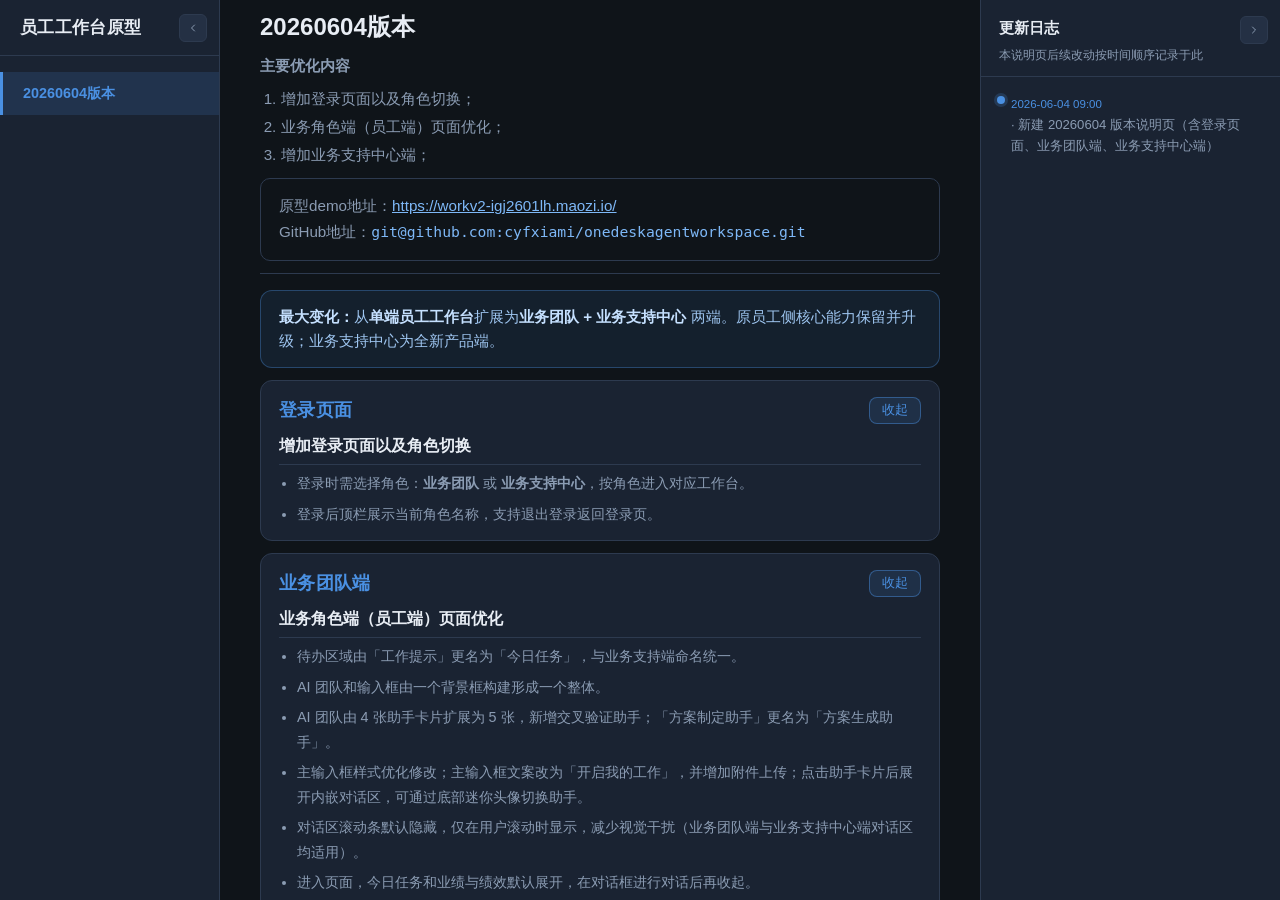
<file: onedeskagentworkspace/demo-changelog.html>
<!DOCTYPE html>
<html lang="zh-CN">
<head>
    <meta charset="UTF-8">
    <meta name="viewport" content="width=device-width, initial-scale=1.0">
    <title>员工工作台原型</title>
    <style>
        :root {
            --bg: #0f1419;
            --surface: #1a2332;
            --surface2: #243044;
            --border: #2d3a4f;
            --text: #e8edf4;
            --muted: #8b9cb3;
            --v1: #6b7c93;
            --now: #4a90e2;
            --new: #9b7fd4;
            --radius: 12px;
            --sidebar-w: 220px;
            --log-w: 300px;
            --brand-h: 56px;
        }
        * { box-sizing: border-box; margin: 0; padding: 0; }
        body {
            font-family: "Segoe UI", "PingFang SC", "Microsoft YaHei", sans-serif;
            background: var(--bg);
            color: var(--text);
            line-height: 1.6;
            font-size: 15px;
            min-height: 100vh;
            overflow: hidden;
        }
        .app {
            display: flex;
            min-height: 100vh;
            height: 100vh;
        }
        .sidebar-shell {
            flex-shrink: 0;
            width: var(--sidebar-w);
            height: 100vh;
            overflow: hidden;
            transition: width 0.25s ease, min-width 0.25s ease;
        }
        .app.is-sidebar-collapsed .sidebar-shell {
            width: 0;
            min-width: 0;
        }
        .sidebar {
            width: var(--sidebar-w);
            height: 100vh;
            background: var(--surface);
            border-right: 1px solid var(--border);
            display: flex;
            flex-direction: column;
            z-index: 90;
        }
        .sidebar-brand {
            flex-shrink: 0;
            height: var(--brand-h);
            display: flex;
            align-items: center;
            justify-content: space-between;
            gap: 8px;
            padding: 0 12px 0 20px;
            border-bottom: 1px solid var(--border);
        }
        .app-title {
            font-size: 1.05rem;
            font-weight: 700;
            color: var(--text);
            letter-spacing: 0.02em;
            line-height: 1.3;
        }
        .sidebar-nav {
            flex: 1;
            overflow-y: auto;
            padding: 16px 0;
        }
        .nav-item {
            display: block;
            width: 100%;
            text-align: left;
            padding: 12px 20px;
            border: none;
            background: transparent;
            color: var(--muted);
            font-size: 0.9rem;
            font-family: inherit;
            cursor: pointer;
            border-left: 3px solid transparent;
            transition: background 0.15s, color 0.15s, border-color 0.15s;
        }
        .nav-item:hover {
            background: rgba(74, 144, 226, 0.08);
            color: var(--text);
        }
        .nav-item.active {
            background: rgba(74, 144, 226, 0.15);
            color: var(--now);
            border-left-color: var(--now);
            font-weight: 600;
        }
        .main-area {
            position: relative;
            flex: 1;
            min-width: 0;
            height: 100vh;
            overflow: hidden;
            background: var(--bg);
        }
        .main-area-layout {
            display: flex;
            height: 100%;
            min-height: 0;
        }
        .main-area-content {
            flex: 1;
            min-width: 0;
            height: 100%;
            overflow-y: auto;
            overflow-x: hidden;
        }
        .log-shell {
            flex-shrink: 0;
            width: var(--log-w);
            height: 100%;
            overflow: hidden;
            transition: width 0.25s ease, min-width 0.25s ease;
        }
        .app.is-log-collapsed .log-shell {
            width: 0;
            min-width: 0;
        }
        .page-changelog-log {
            width: var(--log-w);
            height: 100%;
            border-left: 1px solid var(--border);
            background: var(--surface);
            display: flex;
            flex-direction: column;
            min-height: 0;
        }
        .page-changelog-log-header {
            flex-shrink: 0;
            display: flex;
            align-items: flex-start;
            justify-content: space-between;
            gap: 8px;
            padding: 16px 12px 12px 18px;
            border-bottom: 1px solid var(--border);
        }
        .page-changelog-log-header-text {
            flex: 1;
            min-width: 0;
        }
        .layout-toggle-icon {
            width: 14px;
            height: 14px;
            stroke: currentColor;
            fill: none;
            stroke-width: 2;
            stroke-linecap: round;
            stroke-linejoin: round;
        }
        .panel-expand-rail {
            position: absolute;
            top: 50%;
            transform: translateY(-50%);
            z-index: 95;
            width: 20px;
            height: 52px;
            padding: 0;
            border: 1px solid var(--border);
            background: var(--surface);
            color: var(--muted);
            cursor: pointer;
            display: none;
            align-items: center;
            justify-content: center;
            transition: background 0.2s, color 0.2s, border-color 0.2s;
        }
        .panel-expand-rail:hover {
            color: var(--now);
            border-color: rgba(74, 144, 226, 0.45);
            background: rgba(74, 144, 226, 0.12);
        }
        .panel-expand-rail .layout-toggle-icon {
            width: 12px;
            height: 12px;
        }
        .panel-expand-rail-left {
            left: 0;
            border-left: none;
            border-radius: 0 8px 8px 0;
        }
        .panel-expand-rail-right {
            right: 0;
            border-right: none;
            border-radius: 8px 0 0 8px;
        }
        .app.is-sidebar-collapsed .panel-expand-rail-left {
            display: flex;
        }
        .app.is-log-collapsed .panel-expand-rail-right {
            display: flex;
        }
        .panel-collapse-btn {
            flex-shrink: 0;
            width: 28px;
            height: 28px;
            padding: 0;
            border: 1px solid var(--border);
            border-radius: 6px;
            background: var(--surface2);
            color: var(--muted);
            cursor: pointer;
            display: inline-flex;
            align-items: center;
            justify-content: center;
            transition: background 0.2s, color 0.2s, border-color 0.2s;
        }
        .panel-collapse-btn:hover {
            color: var(--now);
            border-color: rgba(74, 144, 226, 0.45);
            background: rgba(74, 144, 226, 0.12);
        }
        .panel-collapse-btn .layout-toggle-icon {
            width: 12px;
            height: 12px;
        }
        .page-changelog-log-title {
            font-size: 0.95rem;
            font-weight: 700;
            color: var(--text);
            margin: 0;
        }
        .page-changelog-log-hint {
            font-size: 0.75rem;
            color: var(--muted);
            margin: 6px 0 0;
            line-height: 1.5;
        }
        .page-changelog-list {
            flex: 1;
            overflow-y: auto;
            padding: 14px 16px 20px;
        }
        .page-changelog-item {
            position: relative;
            padding-left: 14px;
            padding-bottom: 18px;
        }
        .page-changelog-item:last-child {
            padding-bottom: 0;
        }
        .page-changelog-item::before {
            content: '';
            position: absolute;
            left: 3px;
            top: 6px;
            bottom: -4px;
            width: 2px;
            background: var(--border);
        }
        .page-changelog-item:last-child::before {
            display: none;
        }
        .page-changelog-item::after {
            content: '';
            position: absolute;
            left: 0;
            top: 5px;
            width: 8px;
            height: 8px;
            border-radius: 50%;
            background: var(--now);
            box-shadow: 0 0 0 3px rgba(74, 144, 226, 0.2);
        }
        .page-changelog-time {
            font-size: 0.72rem;
            color: var(--now);
            margin-bottom: 4px;
            font-variant-numeric: tabular-nums;
        }
        .page-changelog-text {
            font-size: 0.82rem;
            color: var(--muted);
            line-height: 1.55;
            margin: 0;
            white-space: pre-wrap;
            word-break: break-word;
        }
        /* 滚动条：默认隐藏，滚动时显示，贴合深色界面 */
        .overlay-scrollbar {
            scrollbar-width: thin;
            scrollbar-color: transparent transparent;
            color-scheme: dark;
        }
        .overlay-scrollbar.is-scrolling {
            scrollbar-color: rgba(139, 156, 179, 0.42) transparent;
        }
        .overlay-scrollbar::-webkit-scrollbar {
            width: 6px;
            height: 6px;
        }
        .overlay-scrollbar::-webkit-scrollbar-track {
            background: transparent;
        }
        .overlay-scrollbar::-webkit-scrollbar-thumb {
            background-color: transparent;
            border-radius: 3px;
        }
        .overlay-scrollbar.is-scrolling::-webkit-scrollbar-thumb {
            background-color: rgba(139, 156, 179, 0.42);
        }
        .overlay-scrollbar.is-scrolling::-webkit-scrollbar-thumb:hover {
            background-color: rgba(168, 184, 204, 0.55);
        }
        .content-panel {
            display: none;
            padding: 8px 40px 48px;
            max-width: 960px;
        }
        .content-panel.active {
            display: block;
        }
        .panel-header { margin-bottom: 16px; padding-bottom: 12px; border-bottom: 1px solid var(--border); }
        .panel-header h2 { font-size: 1.5rem; margin-bottom: 8px; }
        .panel-header p { color: var(--muted); max-width: 720px; }
        .panel-summary-heading {
            font-size: 0.95rem;
            font-weight: 600;
            color: var(--text);
            margin: 0 0 8px;
        }
        .panel-summary-list {
            color: var(--muted);
            max-width: 720px;
            margin: 0;
            padding-left: 1.35em;
            font-size: 0.95rem;
        }
        .panel-summary-list li { margin-bottom: 4px; }
        .panel-summary-list li:last-child { margin-bottom: 0; }
        .path-note {
            font-size: 0.95rem;
            line-height: 1.75;
            color: var(--muted);
            margin-top: 10px;
            padding: 14px 18px;
            background: var(--bg);
            border-radius: 10px;
            border: 1px solid var(--border);
            word-break: break-all;
        }
        .path-note code {
            color: #7eb8f7;
            font-size: 0.92rem;
        }
        .path-note a {
            color: #7eb8f7;
            font-size: 0.95rem;
            word-break: break-all;
        }
        .path-note a:hover { text-decoration: underline; }
        .conclusion {
            background: rgba(74, 144, 226, 0.1);
            border: 1px solid rgba(74, 144, 226, 0.35);
            border-radius: var(--radius);
            padding: 14px 18px;
            margin-bottom: 12px;
            color: #9ec5f0;
            font-size: 0.95rem;
        }
        .conclusion strong { color: #c5e0ff; }
        .change-points {
            display: flex;
            flex-direction: column;
            gap: 12px;
            margin-bottom: 20px;
        }
        .change-point {
            background: var(--surface);
            border: 1px solid var(--border);
            border-radius: var(--radius);
            padding: 14px 18px;
        }
        .change-point-header {
            display: flex;
            align-items: center;
            justify-content: space-between;
            gap: 12px;
            margin-bottom: 8px;
        }
        .change-point.is-collapsed .change-point-header {
            margin-bottom: 0;
        }
        .change-point-main-title {
            font-size: 1.15rem;
            font-weight: 700;
            color: var(--now);
            margin: 0;
            letter-spacing: 0.02em;
        }
        .change-point-toggle {
            flex-shrink: 0;
            padding: 4px 12px;
            border: 1px solid rgba(74, 144, 226, 0.45);
            border-radius: 8px;
            background: rgba(74, 144, 226, 0.12);
            color: var(--now);
            font-size: 0.8rem;
            font-family: inherit;
            cursor: pointer;
            transition: background 0.2s, border-color 0.2s;
        }
        .change-point-toggle:hover {
            background: rgba(74, 144, 226, 0.22);
            border-color: var(--now);
        }
        .change-point-collapse {
            overflow: hidden;
        }
        .change-point.is-collapsed .change-point-collapse {
            display: none;
        }
        .change-point-title {
            font-size: 1rem;
            font-weight: 600;
            color: var(--text);
            margin: 0 0 6px;
            padding: 0 0 6px;
            border-bottom: 1px solid var(--border);
        }
        .change-point-body {
            font-size: 0.9rem;
            color: var(--muted);
            line-height: 1.7;
        }
        .change-point-body ul {
            margin: 0;
            padding-left: 1.25em;
        }
        .change-point-body li {
            margin-bottom: 6px;
        }
        .change-point-body li:last-child {
            margin-bottom: 0;
        }
        h3.section-title {
            font-size: 1.2rem;
            margin: 32px 0 14px;
            padding-left: 12px;
            border-left: 4px solid var(--now);
        }
        table {
            width: 100%;
            border-collapse: collapse;
            margin-bottom: 24px;
            font-size: 0.9rem;
        }
        th, td {
            padding: 14px 16px;
            border: 1px solid var(--border);
            vertical-align: top;
        }
        th { background: var(--surface2); font-weight: 600; text-align: center; }
        th.col-v1 { color: var(--v1); width: 38%; }
        th.col-now { color: var(--now); width: 38%; }
        th.col-item { width: 24%; text-align: left; color: var(--text); }
        td { color: var(--muted); background: var(--surface); }
        td:first-child { color: var(--text); font-weight: 500; background: var(--surface2); }
        ul { margin: 0; padding-left: 18px; }
        ul li { margin-bottom: 4px; }
        .tag {
            display: inline-block;
            font-size: 0.7rem;
            font-weight: 700;
            padding: 2px 8px;
            border-radius: 4px;
            margin-left: 6px;
        }
        .tag-same { background: rgba(39, 174, 96, 0.25); color: #6dd49a; }
        .tag-new { background: rgba(155, 127, 212, 0.3); color: #d4c4f0; }
        .tag-changed { background: rgba(74, 144, 226, 0.25); color: #7eb8f7; }
        .module-grid {
            display: grid;
            grid-template-columns: repeat(3, 1fr);
            gap: 14px;
            margin-bottom: 24px;
        }
        @media (max-width: 800px) { .module-grid { grid-template-columns: 1fr; } }
        .module-card {
            background: var(--surface);
            border: 1px solid var(--border);
            border-radius: var(--radius);
            padding: 18px 20px;
        }
        .module-card h4 { font-size: 0.95rem; margin-bottom: 10px; }
        .module-card.v1 h4 { color: var(--v1); }
        .module-card.new h4 { color: var(--new); }
        .module-card.refine h4 { color: var(--now); }
        .module-card ul { font-size: 0.88rem; color: var(--muted); }
        .arch-compare {
            display: grid;
            grid-template-columns: 1fr 1fr;
            gap: 16px;
            margin-bottom: 28px;
        }
        @media (max-width: 640px) { .arch-compare { grid-template-columns: 1fr; } }
        .arch-box {
            background: var(--surface);
            border: 1px solid var(--border);
            border-radius: var(--radius);
            padding: 18px;
            font-size: 0.88rem;
            color: var(--muted);
        }
        .arch-box strong { color: var(--text); display: block; margin-bottom: 10px; }
        .arch-box .dual span {
            display: block;
            margin: 6px 0;
            padding: 8px 12px;
            border-radius: 6px;
        }
        .arch-box .dual .e { background: rgba(74, 144, 226, 0.15); color: #7eb8f7; }
        .arch-box .dual .s { background: rgba(155, 127, 212, 0.15); color: #d4c4f0; }
        .demo-tip {
            background: var(--surface);
            border: 1px solid var(--border);
            border-radius: var(--radius);
            padding: 18px 22px;
            font-size: 0.9rem;
            color: var(--muted);
        }
        .demo-tip strong { color: var(--text); }
        .panel-footer { margin-top: 40px; font-size: 0.85rem; color: var(--muted); }
        a { color: var(--now); }
        .na { color: #5a6a7d; font-style: italic; }
        @media (max-width: 1100px) {
            .main-area-layout { flex-direction: column; }
            .panel-expand-rail-right { display: none !important; }
            .log-shell,
            .app.is-log-collapsed .log-shell {
                width: 100%;
            }
            .page-changelog-log {
                width: 100%;
                height: auto;
                max-height: 280px;
                border-left: none;
                border-top: 1px solid var(--border);
            }
        }
        @media (max-width: 768px) {
            body { overflow: auto; }
            .app { flex-direction: column; height: auto; min-height: 100vh; }
            .panel-expand-rail-left { display: none !important; }
            .sidebar-shell,
            .app.is-sidebar-collapsed .sidebar-shell {
                width: 100%;
            }
            .sidebar { width: 100%; height: auto; flex-direction: column; }
            .sidebar-nav { display: flex; flex-direction: row; padding: 8px; gap: 4px; overflow-x: auto; flex: none; }
            .nav-item { width: auto; white-space: nowrap; border-left: none; border-bottom: 3px solid transparent; border-radius: 6px; padding: 8px 14px; }
            .nav-item.active { border-left: none; border-bottom-color: var(--now); }
            .main-area { height: auto; overflow: visible; }
            .main-area-layout { height: auto; }
            .main-area-content { height: auto; overflow: visible; }
        }
    </style>
</head>
<body>
    <div class="app">
        <div class="sidebar-shell">
            <aside class="sidebar">
                <div class="sidebar-brand">
                    <h1 class="app-title">员工工作台原型</h1>
                    <button type="button" class="panel-collapse-btn" id="toggle-sidebar" aria-expanded="true" aria-label="收起左侧栏" title="收起左侧栏">
                        <svg class="layout-toggle-icon" viewBox="0 0 24 24" aria-hidden="true"><polyline points="15 18 9 12 15 6"/></svg>
                    </button>
                </div>
                <nav class="sidebar-nav" aria-label="版本导航">
                    <button type="button" class="nav-item active" data-panel="v20260604">20260604版本</button>
                </nav>
            </aside>
        </div>

        <main class="main-area">
            <button type="button" class="panel-expand-rail panel-expand-rail-left" id="expand-sidebar-rail" aria-label="展开左侧栏" title="展开左侧栏">
                <svg class="layout-toggle-icon" viewBox="0 0 24 24" aria-hidden="true"><polyline points="9 18 15 12 9 6"/></svg>
            </button>
            <button type="button" class="panel-expand-rail panel-expand-rail-right" id="expand-log-rail" aria-label="展开更新日志" title="展开更新日志">
                <svg class="layout-toggle-icon" viewBox="0 0 24 24" aria-hidden="true"><polyline points="15 18 9 12 15 6"/></svg>
            </button>
            <div class="main-area-layout">
                <div class="main-area-content">
                <!-- 20260604版本 -->
                <div class="content-panel active" id="panel-v20260604" role="tabpanel">
                    <div class="panel-header">
                        <h2>20260604版本</h2>
                        <p class="panel-summary-heading">主要优化内容</p>
                        <ol class="panel-summary-list">
                            <li>增加登录页面以及角色切换；</li>
                            <li>业务角色端（员工端）页面优化；</li>
                            <li>增加业务支持中心端；</li>
                        </ol>
                        <div class="path-note">
                            原型demo地址：<a href="https://workv2-igj2601lh.maozi.io/" target="_blank" rel="noopener noreferrer">https://workv2-igj2601lh.maozi.io/</a><br>
                            GitHub地址：<code>git@github.com:cyfxiami/onedeskagentworkspace.git</code>
                        </div>
                    </div>

                    <div class="conclusion">
                        <strong>最大变化：</strong>从<strong>单端员工工作台</strong>扩展为<strong>业务团队 + 业务支持中心</strong> 两端。原员工侧核心能力保留并升级；业务支持中心为全新产品端。
                    </div>

                    <div class="change-points">
                        <section class="change-point">
                            <div class="change-point-header">
                                <p class="change-point-main-title">登录页面</p>
                                <button type="button" class="change-point-toggle" aria-expanded="true" aria-label="收起登录页面内容">收起</button>
                            </div>
                            <div class="change-point-collapse">
                                <h3 class="change-point-title">增加登录页面以及角色切换</h3>
                                <div class="change-point-body">
                                    <ul>
                                        <li>登录时需选择角色：<strong>业务团队</strong> 或 <strong>业务支持中心</strong>，按角色进入对应工作台。</li>
                                        <li>登录后顶栏展示当前角色名称，支持退出登录返回登录页。</li>
                                    </ul>
                                </div>
                            </div>
                        </section>
                        <section class="change-point">
                            <div class="change-point-header">
                                <p class="change-point-main-title">业务团队端</p>
                                <button type="button" class="change-point-toggle" aria-expanded="true" aria-label="收起业务团队端内容">收起</button>
                            </div>
                            <div class="change-point-collapse">
                                <h3 class="change-point-title">业务角色端（员工端）页面优化</h3>
                                <div class="change-point-body">
                                    <ul>
                                        <li>待办区域由「工作提示」更名为「今日任务」，与业务支持端命名统一。</li>
                                        <li>AI 团队和输入框由一个背景框构建形成一个整体。</li>
                                        <li>AI 团队由 4 张助手卡片扩展为 5 张，新增交叉验证助手；「方案制定助手」更名为「方案生成助手」。</li>
                                        <li>主输入框样式优化修改；主输入框文案改为「开启我的工作」，并增加附件上传；点击助手卡片后展开内嵌对话区，可通过底部迷你头像切换助手。</li>
                                        <li>对话区滚动条默认隐藏，仅在用户滚动时显示，减少视觉干扰（业务团队端与业务支持中心端对话区均适用）。</li>
                                        <li>进入页面，今日任务和业绩与绩效默认展开，在对话框进行对话后再收起。</li>
                                        <li>对话框内的卡片底色需要调整，让卡片稍微凸显一些。</li>
                                    </ul>
                                </div>
                            </div>
                        </section>
                        <section class="change-point">
                            <div class="change-point-header">
                                <p class="change-point-main-title">业务支持中心端</p>
                                <button type="button" class="change-point-toggle" aria-expanded="true" aria-label="收起业务支持中心端内容">收起</button>
                            </div>
                            <div class="change-point-collapse">
                                <h3 class="change-point-title">增加业务支持中心端</h3>
                                <div class="change-point-body">
                                    <ul>
                                        <li>新增完整业务支持中心工作台，登录时选择该角色进入，与业务团队端并列，形成「两端」架构。</li>
                                        <li>顶部提供 7 个条线业务助理，头像上增加角标可按助理查看与跟进任务；点击顶栏助理头像时，跳转××业务助理。</li>
                                        <li>对话区上方增加「今日任务」独立折叠面板（机器人形象），汇总各助理待办。</li>
                                        <li>「今日任务」卡片内点击待办项：交互与顶栏头像一致，跳转相应助理。</li>
                                        <li>底部输入框左侧增加助理选择器：默认展示当前所选助理的圆形头像，鼠标悬停显示助理名称；点击展开下拉，每项为「左圆形头像 + 右助理名称」，可选 8 项：今日任务助理（置顶）+ 顶部 7 个条线助理；在输入框发送消息后，助手回复头像与所选助理一致。</li>
                                        <li>主输入框操作区与业务团队端一致：文本输入 → 附件上传 → 语音输入 → 发送。</li>
                                    </ul>
                                </div>
                            </div>
                        </section>
                    </div>
                </div>
                </div>

                <div class="log-shell">
                    <aside class="page-changelog-log" aria-label="页面更新日志">
                        <div class="page-changelog-log-header">
                            <div class="page-changelog-log-header-text">
                                <h2 class="page-changelog-log-title">更新日志</h2>
                                <p class="page-changelog-log-hint">本说明页后续改动按时间顺序记录于此</p>
                            </div>
                            <button type="button" class="panel-collapse-btn" id="toggle-log" aria-expanded="true" aria-label="收起更新日志" title="收起更新日志">
                                <svg class="layout-toggle-icon" viewBox="0 0 24 24" aria-hidden="true"><polyline points="9 18 15 12 9 6"/></svg>
                            </button>
                        </div>
                        <div class="page-changelog-list" id="page-changelog-list"></div>
                    </aside>
                </div>
            </div>
        </main>
    </div>

    <script>
        (function () {
            /** 内置首条日志；time 为北京时间 YYYY-MM-DD HH:mm，展示按时间降序 */
            const PAGE_CHANGELOG = [
                { time: '2026-06-04 09:00', text: '· 新建 20260604 版本说明页（含登录页面、业务团队端、业务支持中心端）' }
            ];

            const STORAGE_KEY = 'demo-changelog-page-state-v20260604';
            const LOG_STORE_VERSION = 6;
            let pageLogs = [];

            function loadPageState() {
                try {
                    const raw = localStorage.getItem(STORAGE_KEY);
                    if (!raw) return { logs: [], needsPersist: false };
                    const parsed = JSON.parse(raw);
                    var needsPersist = (parsed.logVersion || 0) < LOG_STORE_VERSION;
                    var logs = needsPersist ? [] : (Array.isArray(parsed.logs) ? parsed.logs : []);
                    return {
                        logs: logs,
                        needsPersist: needsPersist
                    };
                } catch (e) {
                    return { logs: [], needsPersist: false };
                }
            }

            function savePageState(logs) {
                localStorage.setItem(STORAGE_KEY, JSON.stringify({
                    logs: logs,
                    logVersion: LOG_STORE_VERSION
                }));
            }

            function escapeHtml(text) {
                const div = document.createElement('div');
                div.textContent = text;
                return div.innerHTML;
            }

            function formatNowBeijing() {
                const parts = new Intl.DateTimeFormat('en-CA', {
                    timeZone: 'Asia/Shanghai',
                    year: 'numeric',
                    month: '2-digit',
                    day: '2-digit',
                    hour: '2-digit',
                    minute: '2-digit',
                    hour12: false
                }).formatToParts(new Date());
                const get = function (type) {
                    const p = parts.find(function (x) { return x.type === type; });
                    return p ? p.value : '';
                };
                return get('year') + '-' + get('month') + '-' + get('day') + ' ' + get('hour') + ':' + get('minute');
            }

            function getAllLogs() {
                return PAGE_CHANGELOG.concat(pageLogs);
            }

            function addPageLog(text) {
                if (!text) return;
                pageLogs.push({ time: formatNowBeijing(), text: text });
                savePageState(pageLogs);
                renderPageChangelog();
            }

            function renderPageChangelog() {
                const listEl = document.getElementById('page-changelog-list');
                if (!listEl) return;

                const sorted = getAllLogs().slice().sort(function (a, b) {
                    return b.time.localeCompare(a.time);
                });

                listEl.innerHTML = sorted.map(function (item) {
                    var datetime = item.time.replace(' ', 'T') + ':00+08:00';
                    return (
                        '<article class="page-changelog-item">' +
                        '<time class="page-changelog-time" datetime="' + datetime + '">' + escapeHtml(item.time) + '</time>' +
                        '<p class="page-changelog-text">' + escapeHtml(item.text) + '</p>' +
                        '</article>'
                    );
                }).join('');

                listEl.scrollTop = 0;
            }

            function initPageChangelog() {
                const state = loadPageState();
                pageLogs = state.logs;
                if (state.needsPersist) {
                    pageLogs = [];
                    savePageState(pageLogs);
                }
                renderPageChangelog();
            }

            initPageChangelog();

            function bindOverlayScrollbar(el) {
                if (!el || el.dataset.overlayScrollbarBound === 'true') return;
                el.dataset.overlayScrollbarBound = 'true';
                el.classList.add('overlay-scrollbar');
                var hideTimer;
                el.addEventListener('scroll', function () {
                    el.classList.add('is-scrolling');
                    clearTimeout(hideTimer);
                    hideTimer = setTimeout(function () {
                        el.classList.remove('is-scrolling');
                    }, 800);
                }, { passive: true });
            }

            function initPageOverlayScrollbars() {
                document.querySelectorAll('.main-area-content, .page-changelog-list, .sidebar-nav').forEach(bindOverlayScrollbar);
            }

            initPageOverlayScrollbars();

            function setSidebarCollapsed(collapsed) {
                var app = document.querySelector('.app');
                if (!app) return;
                app.classList.toggle('is-sidebar-collapsed', collapsed);
                var btn = document.getElementById('toggle-sidebar');
                if (btn) {
                    var label = collapsed ? '展开左侧栏' : '收起左侧栏';
                    btn.setAttribute('aria-expanded', collapsed ? 'false' : 'true');
                    btn.setAttribute('aria-label', label);
                    btn.title = label;
                }
            }

            function setLogCollapsed(collapsed) {
                var app = document.querySelector('.app');
                if (!app) return;
                app.classList.toggle('is-log-collapsed', collapsed);
                var btn = document.getElementById('toggle-log');
                if (btn) {
                    var label = collapsed ? '展开更新日志' : '收起更新日志';
                    btn.setAttribute('aria-expanded', collapsed ? 'false' : 'true');
                    btn.setAttribute('aria-label', label);
                    btn.title = label;
                }
            }

            function bindPanelCollapse(btnId, getCollapsed, setCollapsed) {
                var btn = document.getElementById(btnId);
                if (!btn) return;
                btn.addEventListener('click', function () {
                    setCollapsed(!getCollapsed());
                });
            }

            bindPanelCollapse('toggle-sidebar', function () {
                return document.querySelector('.app').classList.contains('is-sidebar-collapsed');
            }, setSidebarCollapsed);

            bindPanelCollapse('toggle-log', function () {
                return document.querySelector('.app').classList.contains('is-log-collapsed');
            }, setLogCollapsed);

            var expandSidebarRail = document.getElementById('expand-sidebar-rail');
            if (expandSidebarRail) {
                expandSidebarRail.addEventListener('click', function () {
                    setSidebarCollapsed(false);
                });
            }

            var expandLogRail = document.getElementById('expand-log-rail');
            if (expandLogRail) {
                expandLogRail.addEventListener('click', function () {
                    setLogCollapsed(false);
                });
            }

            const navItems = document.querySelectorAll('.nav-item[data-panel]');
            const panels = document.querySelectorAll('.content-panel');

            const mainArea = document.querySelector('.main-area-content');

            function switchPanel(panelId) {
                navItems.forEach(function (btn) {
                    btn.classList.toggle('active', btn.dataset.panel === panelId);
                });
                panels.forEach(function (panel) {
                    const isActive = panel.id === 'panel-' + panelId;
                    panel.classList.toggle('active', isActive);
                    panel.hidden = !isActive;
                });
                if (mainArea) mainArea.scrollTop = 0;
            }

            navItems.forEach(function (btn) {
                btn.addEventListener('click', function () {
                    switchPanel(btn.dataset.panel);
                });
            });

            var defaultBtn = document.querySelector('.nav-item.active[data-panel]');
            if (defaultBtn) {
                switchPanel(defaultBtn.dataset.panel);
            }

            document.querySelectorAll('.change-point-toggle').forEach(function (btn) {
                btn.addEventListener('click', function () {
                    var section = btn.closest('.change-point');
                    if (!section) return;
                    var collapsed = section.classList.toggle('is-collapsed');
                    btn.setAttribute('aria-expanded', collapsed ? 'false' : 'true');
                    btn.textContent = collapsed ? '展开' : '收起';
                    var title = section.querySelector('.change-point-main-title');
                    var titleText = title ? title.textContent : '';
                    btn.setAttribute('aria-label', (collapsed ? '展开' : '收起') + titleText + '内容');
                });
            });
        })();
    </script>
</body>
</html>
</file>
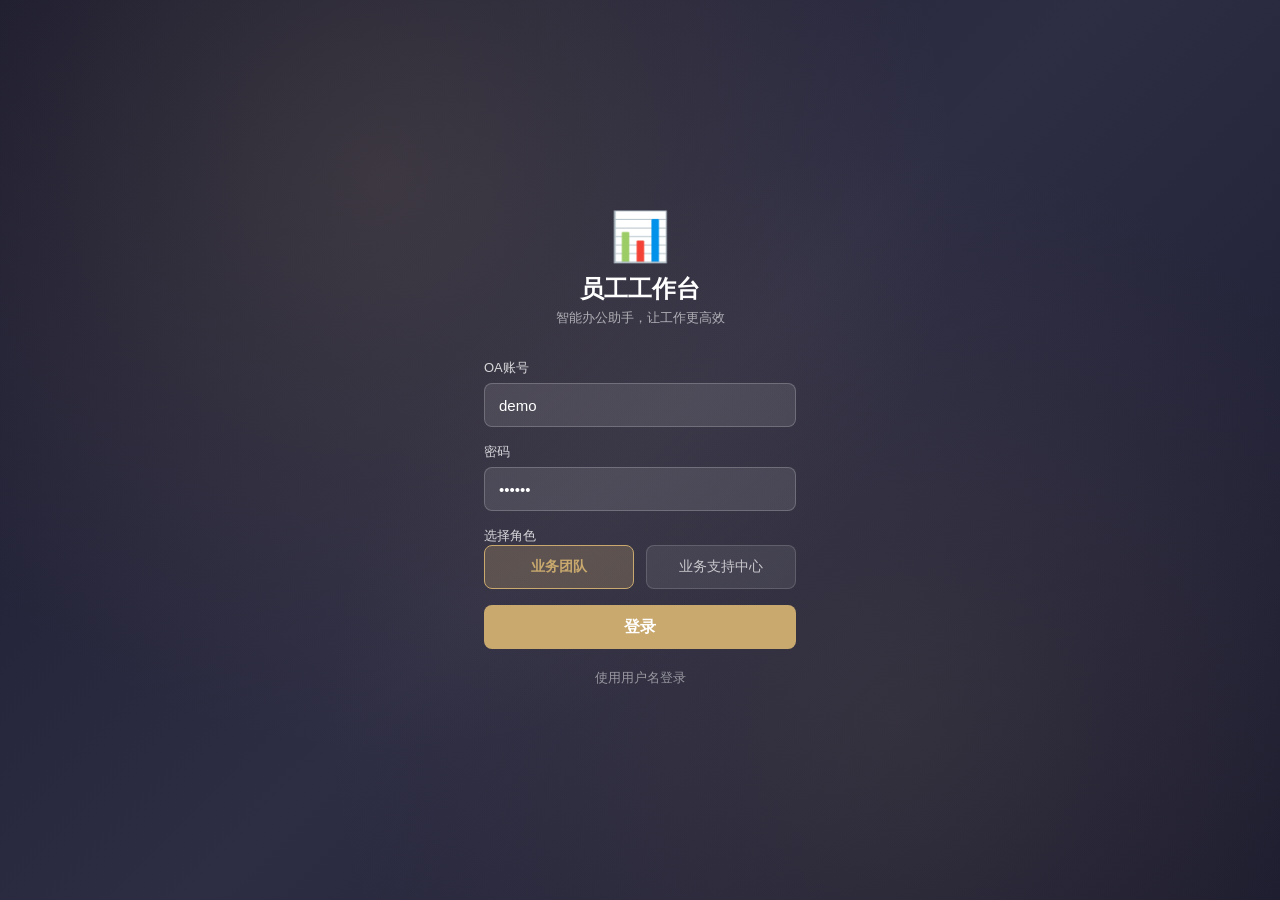
<file: onedeskagentworkspace/mobile.html>
<!DOCTYPE html>
<html lang="zh-CN">
<head>
    <meta charset="UTF-8">
    <meta name="viewport" content="width=device-width, initial-scale=1.0, maximum-scale=1.0, user-scalable=no">
    <title>员工工作台</title>
    <link rel="stylesheet" href="mobile.css">
</head>
<body>

<!-- ==================== 登录页 ==================== -->
<div class="m-login-page" id="m-login-page">
    <div class="m-login-bg"></div>
    <div class="m-login-body">
        <div class="m-login-logo">📊</div>
        <h1 class="m-login-title">员工工作台</h1>
        <p class="m-login-desc">智能办公助手，让工作更高效</p>
        <form class="m-login-form" id="m-login-form" onsubmit="mHandleLogin(event)">
            <div class="m-login-field">
                <label class="m-login-label" id="m-login-account-label">OA账号</label>
                <input type="text" class="m-login-input" id="m-login-username" value="demo" placeholder="请输入OA账号" autocomplete="username" required>
            </div>
            <div class="m-login-field">
                <label class="m-login-label">密码</label>
                <input type="password" class="m-login-input" id="m-login-password" value="123456" placeholder="请输入密码" autocomplete="current-password" required>
            </div>
            <fieldset class="m-login-role-fieldset">
                <legend class="m-login-label">选择角色</legend>
                <div class="m-login-role-options">
                    <label class="m-login-role-option selected">
                        <input type="radio" name="m-role" value="employee" checked>
                        <span class="m-login-role-card">业务团队</span>
                    </label>
                    <label class="m-login-role-option">
                        <input type="radio" name="m-role" value="support">
                        <span class="m-login-role-card">业务支持中心</span>
                    </label>
                </div>
            </fieldset>
            <p class="m-login-error" id="m-login-error" hidden></p>
            <button type="submit" class="m-login-btn">登录</button>
            <button type="button" class="m-login-mode-toggle" id="m-login-mode-toggle" onclick="mToggleLoginMode()">使用用户名登录</button>
        </form>
    </div>
</div>

<!-- ==================== 主应用容器 ==================== -->
<div class="m-app" id="m-app" hidden>

    <!-- 顶部导航栏 -->
    <header class="m-top-nav" id="m-top-nav">
        <div class="m-nav-left">
            <span class="m-nav-logo">📊</span>
            <span class="m-nav-title" id="m-nav-title">员工工作台</span>
        </div>
        <div class="m-nav-right">
            <span class="m-nav-role" id="m-nav-role" onclick="mShowRoleSwitcher()">业务团队 ▼</span>
        </div>
    </header>

    <!-- Tab内容区 -->
    <main class="m-tab-content" id="m-tab-content">

        <!-- ===== 首页Tab ===== -->
        <div class="m-tab-page active" id="m-tab-home" data-tab="home">

            <!-- 业务团队视图 -->
            <div class="m-role-view" id="m-home-employee">
                <!-- 今日任务 -->
                <section class="m-section" id="m-work-tips-section">
                    <div class="m-section-header" onclick="mToggleSection('m-work-tips-body')">
                        <div class="m-section-title"><span class="m-section-icon">📋</span>今日任务 <span class="m-section-badge">4</span></div>
                        <span class="m-section-chevron">▼</span>
                    </div>
                    <div class="m-section-body" id="m-work-tips-body">
                        <ul class="m-tips-list">
                            <li class="m-tip-item"><span class="m-tip-num">1</span><p>协和医院赵宇主任已提交开户资料，赵主任提出调降两融费率的申请，今日需与赵主任联系确定；</p></li>
                            <li class="m-tip-item"><span class="m-tip-num">2</span><p>海南农商行机构准入事项已与黄亮副行长沟通，需准备路演材料；</p></li>
                            <li class="m-tip-item"><span class="m-tip-num">3</span><p>ST沐邦共益债方案中出资金额需在本周内确定；</p></li>
                            <li class="m-tip-item"><span class="m-tip-num">4</span><p>中银金租有新能源方面的研究服务需求，本周需协调研究所新能源领域研究员路演。</p></li>
                        </ul>
                        <button class="m-btn-outline m-btn-sm" onclick="mPushPage('m-work-log-page')">📝 工作日志</button>
                    </div>
                </section>

               <!-- 业绩与绩效 -->
                <section class="m-section">
                    <div class="m-section-header" onclick="mToggleSection('m-performance-body')">
                        <div class="m-section-title"><span class="m-section-icon">📊</span>业绩与绩效</div>
                        <span class="m-section-chevron">▼</span>
                    </div>
                    <div class="m-section-body" id="m-performance-body">
                        <!-- 子Tab切换 -->
                        <div class="m-segment-tabs">
                            <div class="m-segment-tab active" onclick="mSwitchPerfTab('performance')">业绩</div>
                            <div class="m-segment-tab" onclick="mSwitchPerfTab('behavior')">差旅分析</div>
                        </div>

                        <!-- 业绩Tab内容 -->
                        <div class="m-perf-tab-content" id="m-perf-performance-content">
                            <div class="m-perf-cards">
                                <div class="m-perf-card" onclick="mPushPage('m-assets-detail-page')">
                                    <div class="m-perf-icon">💰</div>
                                    <div class="m-perf-label">客户总资产</div>
                                    <div class="m-perf-value">10.62亿</div>
                                </div>
                                <div class="m-perf-card" onclick="mPushPage('m-revenue-detail-page')">
                                    <div class="m-perf-icon">📈</div>
                                    <div class="m-perf-label">客户总收入</div>
                                    <div class="m-perf-value">150万</div>
                                </div>
                                <div class="m-perf-card" onclick="mPushPage('m-cost-detail-page')">
                                    <div class="m-perf-icon">💸</div>
                                    <div class="m-perf-label">客户总成本</div>
                                    <div class="m-perf-value">30万</div>
                                </div>
                            </div>
                            <div class="m-bonus-row">
                                <span class="m-bonus-label">预计绩效</span>
                                <span class="m-bonus-value">收入30万 · 奖金6万</span>
                            </div>
                        </div>

                        <!-- 员工行为Tab内容 -->
                        <div class="m-perf-tab-content" id="m-perf-behavior-content" hidden>
                            <!-- 三大核心指标卡片 -->
                            <div class="m-behavior-cards">
                                <div class="m-behavior-card" data-type="travel" onclick="mSwitchBehaviorCard('travel')">
                                    <div class="m-behavior-card-title">差旅费</div>
                                    <div class="m-behavior-card-count">9次</div>
                                    <div class="m-behavior-card-amount">¥2.44万</div>
                                </div>
                                <div class="m-behavior-card active" data-type="meal" onclick="mSwitchBehaviorCard('meal')">
                                    <div class="m-behavior-card-title">餐费</div>
                                    <div class="m-behavior-card-count">45次</div>
                                    <div class="m-behavior-card-amount">¥0.38万</div>
                                </div>
                                <div class="m-behavior-card" data-type="car" onclick="mSwitchBehaviorCard('car')">
                                    <div class="m-behavior-card-title">用车</div>
                                    <div class="m-behavior-card-count">28次</div>
                                    <div class="m-behavior-card-amount">¥0.16万</div>
                                </div>
                            </div>

                            <!-- 智能分析联动图表 -->
                            <div class="m-behavior-chart-section">
                                <div class="m-behavior-chart-header">
                                    <div class="m-behavior-chart-title">智能分析联动</div>
                                    <div class="m-behavior-chart-subtitle" id="m-behavior-chart-subtitle">个人餐费金额 vs 部门平均</div>
                                </div>
                                <div class="m-behavior-chart-legend">
                                    <span class="m-behavior-legend-item"><span class="m-behavior-legend-dot blue"></span>个人</span>
                                    <span class="m-behavior-legend-item"><span class="m-behavior-legend-dot teal"></span>部门平均</span>
                                </div>
                                <div class="m-behavior-chart-container" id="m-behavior-chart">
                                    <!-- SVG折线图 -->
                                </div>
                            </div>

                            <!-- 行为分析 -->
                            <div class="m-behavior-analysis-card">
                                <div class="m-behavior-analysis-title">行为分析</div>
                                <div class="m-behavior-analysis-content" id="m-behavior-analysis-content">
                                    <div class="m-behavior-analysis-item"><span class="m-behavior-analysis-num">①</span> 近期公务用餐集中于 <span class="m-behavior-highlight">[XX 餐厅]</span>，交易笔数与金额均已临近餐费管控预警阈值。<span class="m-behavior-warn-icon">⚠️</span></div>
                                </div>
                            </div>

                            <!-- 节省建议 -->
                            <div class="m-behavior-suggest-card">
                                <div class="m-behavior-suggest-title">节省建议</div>
                                <div class="m-behavior-suggest-content" id="m-behavior-suggest-content">
                                    <div class="m-behavior-suggest-item"><span class="m-behavior-suggest-num">①</span> 请补充相关业务依据以说明频繁选择该餐厅用餐的合理性，以便纳入白名单管理。</div>
                                </div>
                                <div class="m-behavior-suggest-action">
                                    <button class="m-btn-suggest" onclick="mExplainReason()">💬 说明原因</button>
                                </div>
                            </div>
                        </div>
                    </div>
                </section>

                <!-- AI团队快捷入口 -->
                <section class="m-section">
                    <div class="m-section-title"><span class="m-section-icon">🤖</span>AI团队</div>
                    <div class="m-ai-shortcuts">
                        <div class="m-ai-shortcut" onclick="mSwitchToAIAssistant('canmou')">🧠<span>分析</span></div>
                        <div class="m-ai-shortcut" onclick="mSwitchToAIAssistant('tanma')">🐎<span>挖掘</span></div>
                        <div class="m-ai-shortcut" onclick="mSwitchToAIAssistant('junshi')">📋<span>方案</span></div>
                        <div class="m-ai-shortcut" onclick="mSwitchToAIAssistant('jiaocha')">🔍<span>验证</span></div>
                        <div class="m-ai-shortcut" onclick="mSwitchToAIAssistant('tianyan')">👁️<span>服务</span></div>
                    </div>
                </section>
            </div>

            <!-- 业务支持中心视图 -->
            <div class="m-role-view" id="m-home-support" hidden>
                <section class="m-section">
                    <div class="m-section-title"><span class="m-section-icon">🤖</span>今日任务助理</div>
                    <div class="m-support-task-cards">
                        <div class="m-support-task-card" onclick="mPushPage('m-agent-ib-page')">
                            <div class="m-support-task-header">
                                <img src="images/Avatar1.png" class="m-support-task-avatar" alt="投行">
                                <div class="m-support-task-info">
                                    <div class="m-support-task-name">投行业务助理</div>
                                    <div class="m-support-task-count">2项待办</div>
                                </div>
                                <span class="m-support-task-badge">2</span>
                            </div>
                            <ul class="m-support-task-list">
                                <li>· ST沐邦共益债方案推进</li>
                                <li>· 某科技IPO尽调跟进</li>
                            </ul>
                        </div>
                        <div class="m-support-task-card" onclick="mPushPage('m-agent-asset-page')">
                            <div class="m-support-task-header">
                                <img src="images/Avatar2.png" class="m-support-task-avatar" alt="资管">
                                <div class="m-support-task-info">
                                    <div class="m-support-task-name">资管业务助理</div>
                                    <div class="m-support-task-count">1项待办</div>
                                </div>
                                <span class="m-support-task-badge">1</span>
                            </div>
                            <ul class="m-support-task-list">
                                <li>· 固收+产品方案设计</li>
                            </ul>
                        </div>
                    </div>
                </section>

                <section class="m-section">
                    <div class="m-section-title"><span class="m-section-icon">📂</span>业务分类</div>
                    <div class="m-category-scroll">
                        <div class="m-category-chip">👤 组织者助理</div>
                        <div class="m-category-chip">📈 投资经理助理</div>
                        <div class="m-category-chip">🛡️ 账户服务助理</div>
                        <div class="m-category-chip">📐 产品设计助理</div>
                    </div>
                </section>
            </div>
        </div>

        <!-- ===== AI助手Tab ===== -->
        <div class="m-tab-page" id="m-tab-ai" data-tab="ai">

            <!-- AI卡片选择视图 -->
            <div class="m-ai-select-view" id="m-ai-select-view">
                <!-- 7个助理头像横滑 -->
                <div class="m-section">
                    <div class="m-section-title">业务助理</div>
                    <div class="m-avatars-scroll">
                        <div class="m-avatar-item" onclick="mPushPage('m-agent-ib-page')">
                            <img src="images/Avatar1.png" class="m-avatar-img" alt="投行"><span>投行</span>
                        </div>
                        <div class="m-avatar-item" onclick="mPushPage('m-agent-asset-page')">
                            <img src="images/Avatar2.png" class="m-avatar-img" alt="资管"><span>资管</span>
                        </div>
                        <div class="m-avatar-item" onclick="mPushPage('m-agent-retail-page')">
                            <img src="images/Avatar3.png" class="m-avatar-img" alt="零售"><span>零售</span>
                        </div>
                        <div class="m-avatar-item" onclick="mPushPage('m-agent-invest-page')">
                            <img src="images/Avatar4.png" class="m-avatar-img" alt="投资"><span>投资</span>
                        </div>
                        <div class="m-avatar-item" onclick="mPushPage('m-agent-sales-page')">
                            <img src="images/Avatar5.png" class="m-avatar-img" alt="销交"><span>销交</span>
                        </div>
                        <div class="m-avatar-item" onclick="mPushPage('m-agent-institution-page')">
                            <img src="images/Avatar6.png" class="m-avatar-img" alt="机构"><span>机构</span>
                        </div>
                        <div class="m-avatar-item" onclick="mPushPage('m-agent-verify-page')">
                            <img src="images/Avatar7.png" class="m-avatar-img" alt="验证"><span>验证</span>
                        </div>
                    </div>
                </div>

                <!-- 5个AI卡片网格 -->
                <div class="m-section">
                    <div class="m-section-title">AI工作助手</div>
                    <div class="m-ai-cards-grid">
                        <div class="m-ai-card" onclick="mOpenAIChat('canmou')">
                            <div class="m-ai-card-icon">🧠</div>
                            <div class="m-ai-card-name">客户分析助手</div>
                            <div class="m-ai-card-desc">全面分析看本质</div>
                        </div>
                        <div class="m-ai-card" onclick="mOpenAIChat('tanma')">
                            <div class="m-ai-card-icon">🐎</div>
                            <div class="m-ai-card-name">业务挖掘助手</div>
                            <div class="m-ai-card-desc">业务挖掘找客户</div>
                        </div>
                        <div class="m-ai-card" onclick="mOpenAIChat('junshi')">
                            <div class="m-ai-card-icon">📋</div>
                            <div class="m-ai-card-name">方案生成助手</div>
                            <div class="m-ai-card-desc">生成方案显韬略</div>
                        </div>
                        <div class="m-ai-card" onclick="mOpenAIChat('jiaocha')">
                            <div class="m-ai-card-icon">🔍</div>
                            <div class="m-ai-card-name">交叉验证助手</div>
                            <div class="m-ai-card-desc">交叉核验保准确</div>
                        </div>
                        <div class="m-ai-card" onclick="mOpenAIChat('tianyan')">
                            <div class="m-ai-card-icon">👁️</div>
                            <div class="m-ai-card-name">客户服务助手</div>
                            <div class="m-ai-card-desc">专业高效做服务</div>
                        </div>
                    </div>
                    <p class="m-ai-hint">💡 选AI卡片开始对话 · 选助理头像进智能体</p>
                </div>
            </div>

            <!-- AI对话视图（Tab内嵌） -->
            <div class="m-ai-chat-view" id="m-ai-chat-view" hidden>
                <div class="m-ai-chat-header">
                    <button class="m-ai-chat-back" onclick="mCloseAIChat()">← 返回卡片</button>
                    <span class="m-ai-chat-name" id="m-ai-chat-name">🧠 客户分析助手</span>
                </div>
                <div class="m-ai-chat-messages" id="m-ai-chat-messages"></div>
                <div class="m-ai-chat-actions" id="m-ai-chat-actions"></div>
                <div class="m-ai-chat-input-bar">
                    <button class="m-chat-btn" onclick="mTriggerFileUpload()">📎</button>
                    <button class="m-chat-btn" onclick="mStartVoice()">🎙️</button>
                    <input type="text" class="m-chat-input" id="m-ai-chat-input" placeholder="开启我的工作" onkeypress="if(event.key==='Enter')mSendAIChatMessage()">
                    <button class="m-chat-send" onclick="mSendAIChatMessage()">➤</button>
                </div>
                <input type="file" id="m-ai-file-input" hidden accept=".doc,.docx,.pdf,.txt,.xls,.xlsx,.png,.jpg">
            </div>
        </div>

        <!-- ===== 待办Tab ===== -->
        <div class="m-tab-page" id="m-tab-todo" data-tab="todo">
            <!-- 业务团队视图 -->
            <div class="m-role-view" id="m-todo-employee">
                <div class="m-todo-log-entry" onclick="mPushPage('m-work-log-page')">
                    <span class="m-todo-log-icon">📝</span>
                    <span>工作日志</span>
                    <span class="m-todo-arrow">›</span>
                </div>
                <section class="m-section">
                    <div class="m-section-title"><span class="m-section-icon">📋</span>今日任务</div>
                    <div class="m-todo-list">
                        <div class="m-todo-card">
                            <div class="m-todo-card-header"><span class="m-todo-num">1</span>协和医院赵宇主任开户跟进</div>
                            <div class="m-todo-card-body">赵主任已提交开户资料，并提出调降两融费率的申请。</div>
                            <div class="m-todo-card-actions">
                                <button class="m-btn-sm m-btn-primary" onclick="mSwitchToAIAssistant('retail');mSendAIChatMessage('协和医院赵宇主任开户跟进')">跟进</button>
                                <button class="m-btn-sm m-btn-outline">完成</button>
                            </div>
                        </div>
                        <div class="m-todo-card">
                            <div class="m-todo-card-header"><span class="m-todo-num">2</span>海南农商行机构准入</div>
                            <div class="m-todo-card-body">需与金融市场部赵翔鹏总经理面谈，准备路演材料。</div>
                            <div class="m-todo-card-actions">
                                <button class="m-btn-sm m-btn-primary" onclick="mSwitchToAIAssistant('institution');mSendAIChatMessage('海南农商行机构准入事项')">跟进</button>
                                <button class="m-btn-sm m-btn-outline">完成</button>
                            </div>
                        </div>
                        <div class="m-todo-card">
                            <div class="m-todo-card-header"><span class="m-todo-num">3</span>ST沐邦共益债方案</div>
                            <div class="m-todo-card-body">出资金额需在本周内确定。</div>
                            <div class="m-todo-card-actions">
                                <button class="m-btn-sm m-btn-primary" onclick="mPushPage('m-agent-ib-page')">跟进</button>
                                <button class="m-btn-sm m-btn-outline">完成</button>
                            </div>
                        </div>
                        <div class="m-todo-card">
                            <div class="m-todo-card-header"><span class="m-todo-num">4</span>中银金租新能源研究服务</div>
                            <div class="m-todo-card-body">需协调研究所新能源领域研究员进行路演。</div>
                            <div class="m-todo-card-actions">
                                <button class="m-btn-sm m-btn-primary" onclick="mPushPage('m-agent-invest-page')">跟进</button>
                                <button class="m-btn-sm m-btn-outline">完成</button>
                            </div>
                        </div>
                    </div>
                </section>
            </div>

            <!-- 业务支持中心视图 -->
            <div class="m-role-view" id="m-todo-support" hidden>
                <div class="m-category-scroll m-todo-category-scroll">
                    <div class="m-category-chip active">全部</div>
                    <div class="m-category-chip">组织者</div>
                    <div class="m-category-chip">投资经理</div>
                    <div class="m-category-chip">账户服务</div>
                    <div class="m-category-chip">产品设计</div>
                </div>
                <div class="m-support-todo-list">
                    <div class="m-support-todo-card">
                        <div class="m-support-todo-agent">
                            <img src="images/Avatar1.png" class="m-support-todo-avatar" alt="">
                            <span>投行业务助理</span>
                        </div>
                        <div class="m-support-todo-task">
                            <div class="m-support-todo-title">ST沐邦共益债方案推进</div>
                            <div class="m-support-todo-step done">✓ 完成共益债方案初稿</div>
                            <div class="m-support-todo-step next" onclick="mPushPage('m-agent-ib-page')">→ 本周内确定出资金额</div>
                        </div>
                        <div class="m-support-todo-task">
                            <div class="m-support-todo-title">某科技IPO尽调跟进</div>
                            <div class="m-support-todo-step done">✓ 下发尽调资料清单</div>
                            <div class="m-support-todo-step next" onclick="mPushPage('m-agent-ib-page')">→ 整理尽调发现问题</div>
                        </div>
                    </div>
                    <div class="m-support-todo-card">
                        <div class="m-support-todo-agent">
                            <img src="images/Avatar2.png" class="m-support-todo-avatar" alt="">
                            <span>资管业务助理</span>
                        </div>
                        <div class="m-support-todo-task">
                            <div class="m-support-todo-title">固收+产品方案设计</div>
                            <div class="m-support-todo-step done">✓ 完成客户需求调研</div>
                            <div class="m-support-todo-step next" onclick="mPushPage('m-agent-asset-page')">→ 完善产品说明书草案</div>
                        </div>
                    </div>
                </div>
            </div>
        </div>

        <!-- ===== 我的Tab ===== -->
        <div class="m-tab-page" id="m-tab-mine" data-tab="mine">
            <div class="m-mine-profile">
                <div class="m-mine-avatar">👤</div>
                <div class="m-mine-info">
                    <div class="m-mine-name">Demo</div>
                    <div class="m-mine-role" id="m-mine-role" onclick="mShowRoleSwitcher()">业务团队 ▼</div>
                </div>
            </div>
            <div class="m-mine-menu">
                <div class="m-mine-item" onclick="mPushPage('m-assets-detail-page')">
                    <span>💰</span>客户总资产明细<span class="m-mine-arrow">›</span>
                </div>
                <div class="m-mine-item" onclick="mPushPage('m-revenue-detail-page')">
                    <span>📈</span>客户收入明细<span class="m-mine-arrow">›</span>
                </div>
                <div class="m-mine-item" onclick="mPushPage('m-cost-detail-page')">
                    <span>💸</span>客户成本明细<span class="m-mine-arrow">›</span>
                </div>
                <div class="m-mine-item" onclick="mPushPage('m-bonus-calc-page')">
                    <span>📊</span>预计绩效计算<span class="m-mine-arrow">›</span>
                </div>
            </div>
            <div class="m-mine-divider"></div>
            <div class="m-mine-menu">
                <div class="m-mine-item" onclick="mShowRoleSwitcher()">
                    <span>🔄</span>切换角色<span class="m-mine-arrow">›</span>
                </div>
                <div class="m-mine-item" onclick="mLogout()">
                    <span>🚪</span>退出登录<span class="m-mine-arrow">›</span>
                </div>
            </div>
        </div>
    </main>

    <!-- 底部Tab栏 -->
    <nav class="m-bottom-nav" id="m-bottom-nav">
        <div class="m-nav-tab active" data-tab="home" onclick="mSwitchTab('home')">
            <span class="m-nav-tab-icon">🏠</span><span class="m-nav-tab-label">首页</span>
        </div>
        <div class="m-nav-tab" data-tab="ai" onclick="mSwitchTab('ai')">
            <span class="m-nav-tab-icon">🤖</span><span class="m-nav-tab-label">AI助手</span>
        </div>
        <div class="m-nav-tab" data-tab="todo" onclick="mSwitchTab('todo')">
            <span class="m-nav-tab-icon">📋</span><span class="m-nav-tab-label">待办</span>
        </div>
        <div class="m-nav-tab" data-tab="mine" onclick="mSwitchTab('mine')">
            <span class="m-nav-tab-icon">👤</span><span class="m-nav-tab-label">我的</span>
        </div>
    </nav>
</div>

<!-- ==================== 导航栈页面容器 ==================== -->
<div class="m-nav-stack" id="m-nav-stack"></div>

<!-- ==================== 角色切换弹窗 ==================== -->
<div class="m-modal" id="m-role-modal" hidden>
    <div class="m-modal-overlay" onclick="mCloseRoleSwitcher()"></div>
    <div class="m-modal-content m-modal-sm">
        <div class="m-modal-header"><h4>切换角色</h4></div>
        <div class="m-modal-body">
            <button class="m-role-switch-btn" onclick="mSwitchRole('employee')">业务团队</button>
            <button class="m-role-switch-btn" onclick="mSwitchRole('support')">业务支持中心</button>
        </div>
    </div>
</div>

<!-- ==================== 7个助理智能体页面模板 ==================== -->

<script>
// ========== 全局状态 ==========
let mCurrentRole = 'employee';
let mLoginMode = 'oa';
let mCurrentAIChat = null;
let mAIChatHistories = {};
let mNavStack = [];

// ========== 助理数据 ==========
const mAgents = {
    ib: { name: '投行业务助理', image: 'images/Avatar1.png', prompts: ['帮我梳理IPO项目尽调清单','生成招股书核心章节写作框架','分析同行业上市公司估值对比','整理投行业务合规审查要点'], welcome: '您好，我是投行业务助理。我可以从项目尽调、发行方案、合规审查等维度为您提供支持。' },
    asset: { name: '资管业务助理', image: 'images/Avatar2.png', prompts: ['设计一款固收+资管产品方案','分析客户风险偏好与产品匹配','整理资管合同关键条款要点','对比同类资管产品收益与风险'], welcome: '您好，我是资管业务助理。我可以协助您完成产品设计、风险匹配与合规要点梳理。' },
    retail: { name: '零售业务助理', image: 'images/Avatar3.png', prompts: ['为高净值客户制定资产配置建议','分析两融业务客户需求与费率策略','生成客户拜访谈话要点','分析近期活跃客户交易行为特征'], welcome: '您好，我是零售业务助理。我将结合客户画像与业务规则为您提供建议。' },
    invest: { name: '投资业务助理', image: 'images/Avatar4.png', prompts: ['分析某行业投资逻辑与核心标的','生成Research Memo研究框架','对比同赛道竞品财务指标','梳理投资组合风险评估要点'], welcome: '您好，我是投资业务助理。我将从行业研究、标的筛选、风险评估等方面协助您。' },
    sales: { name: '销交业务助理', image: 'images/Avatar5.png', prompts: ['整理机构客户交易需求对接流程','生成债券销售路演材料提纲','分析市场行情与交易策略要点','梳理大客户交易服务方案'], welcome: '您好，我是销交业务助理。我可以协助整理对接流程、路演材料与交易策略。' },
    institution: { name: '机构业务助理', image: 'images/Avatar6.png', prompts: ['准备机构客户准入路演材料','梳理机构业务合作方案框架','分析机构客户画像与业务机会','生成机构拜访会议纪要模板'], welcome: '您好，我是机构业务助理。我将协助您完成准入材料、合作方案与客户分析。' },
    verify: { name: '交叉验证助理', image: 'images/Avatar7.png', prompts: ['交叉验证财务数据一致性','复核投资研究结论关键假设','核验合规要件完整性','比对多来源信息差异点'], welcome: '您好，我是交叉验证助理。我将从数据一致性、结论复核、合规核验等维度为您交叉验证。' }
};

// ========== AI卡片数据 ==========
const mAIAssistantCards = {
    canmou: { name: '客户分析助手', icon: '🧠', welcome: '请告诉我要分析的内容，或上传文档，我将为您深度解析。', actions: 'canmou' },
    tanma: { name: '业务挖掘助手', icon: '🐎', welcome: '为您挖掘潜在客户与业务线索。', actions: 'tanma' },
    junshi: { name: '方案生成助手', icon: '📋', welcome: '请选择需要生成的方案类型。', actions: 'junshi' },
    jiaocha: { name: '交叉验证助手', icon: '🔍', welcome: '请提供需要交叉验证的数据或材料。', actions: 'jiaocha' },
    tianyan: { name: '客户服务助手', icon: '👁️', welcome: '为客户推送专业资讯服务。', actions: 'tianyan' }
};

// ========== 登录逻辑 ==========
function mHandleLogin(e) {
    e.preventDefault();
    const username = document.getElementById('m-login-username').value.trim();
    const password = document.getElementById('m-login-password').value.trim();
    const role = document.querySelector('input[name="m-role"]:checked')?.value;
    const errorEl = document.getElementById('m-login-error');
    if (!username || !password) { errorEl.textContent = '请输入账号和密码'; errorEl.hidden = false; return; }
    if (!role) { errorEl.textContent = '请选择登录角色'; errorEl.hidden = false; return; }
    errorEl.hidden = true;
    mEnterApp(role);
}

function mToggleLoginMode() {
    mLoginMode = mLoginMode === 'oa' ? 'username' : 'oa';
    const label = document.getElementById('m-login-account-label');
    const input = document.getElementById('m-login-username');
    const toggleBtn = document.getElementById('m-login-mode-toggle');
    if (mLoginMode === 'oa') {
        label.textContent = 'OA账号'; input.placeholder = '请输入OA账号'; input.value = 'demo';
        document.getElementById('m-login-password').value = '123456';
        toggleBtn.textContent = '使用用户名登录';
    } else {
        label.textContent = '用户名'; input.placeholder = '请输入用户名'; input.value = '';
        document.getElementById('m-login-password').value = '';
        toggleBtn.textContent = '使用OA账号登录';
    }
}

function mEnterApp(role) {
    mCurrentRole = role;
    document.getElementById('m-login-page').hidden = true;
    document.getElementById('m-app').hidden = false;
    document.getElementById('m-app').classList.remove('m-hidden');
    mUpdateRoleUI();
}

function mLogout() {
    document.getElementById('m-login-page').hidden = false;
    document.getElementById('m-app').hidden = true;
    document.getElementById('m-app').classList.add('m-hidden');
    mNavStack = [];
    document.getElementById('m-nav-stack').innerHTML = '';
}

// ========== 角色切换 ==========
function mUpdateRoleUI() {
    const isEmployee = mCurrentRole === 'employee';
    const roleLabel = isEmployee ? '业务团队' : '业务支持中心';
    document.getElementById('m-nav-role').textContent = roleLabel + ' ▼';
    document.getElementById('m-mine-role').textContent = roleLabel + ' ▼';
    // 首页
    document.getElementById('m-home-employee').hidden = !isEmployee;
    document.getElementById('m-home-support').hidden = isEmployee;
    // 待办
    document.getElementById('m-todo-employee').hidden = !isEmployee;
    document.getElementById('m-todo-support').hidden = isEmployee;
}

function mShowRoleSwitcher() { document.getElementById('m-role-modal').hidden = false; }
function mCloseRoleSwitcher() { document.getElementById('m-role-modal').hidden = true; }
function mSwitchRole(role) { mCurrentRole = role; mUpdateRoleUI(); mCloseRoleSwitcher(); }

// ========== Tab切换 ==========
function mSwitchTab(tab) {
    document.querySelectorAll('.m-tab-page').forEach(p => p.classList.remove('active'));
    document.getElementById('m-tab-' + tab).classList.add('active');
    document.querySelectorAll('.m-nav-tab').forEach(t => t.classList.toggle('active', t.dataset.tab === tab));
}

// ========== 折叠区域 ==========
function mToggleSection(id) {
    const body = document.getElementById(id);
    if (body) body.classList.toggle('collapsed');
}

// ========== 业绩与绩效子Tab切换 ==========
let mCurrentPerfTab = 'performance';

function mSwitchPerfTab(tab) {
    mCurrentPerfTab = tab;
    document.querySelectorAll('.m-segment-tab').forEach(el => el.classList.remove('active'));
    document.querySelectorAll('.m-segment-tab').forEach(el => {
        if ((tab === 'performance' && el.textContent === '业绩') ||
            (tab === 'behavior' && el.textContent === '差旅分析')) el.classList.add('active');
    });
    document.getElementById('m-perf-performance-content').hidden = (tab !== 'performance');
    document.getElementById('m-perf-behavior-content').hidden = (tab !== 'behavior');
    if (tab === 'behavior') {
        mRenderBehaviorChart();
    }
}

// ========== 员工行为 - 数据定义 ==========
let mCurrentBehaviorType = 'meal';

const mBehaviorData = {
    travel: {
        subtitle: '个人差旅金额 vs 部门平均',
        personal: [1200, 1400, 980, 1100, 1300, 1150],
        deptAvg:  [800, 850, 780, 820, 860, 830],
        yMax: 1600,
        analysis: [
            '临时订票占比偏高（提前1天订票达60%）',
            '出行时段不经济（最高价时段订票达50%）',
            '退改签频次异常偏高（接近50%）',
            '<span class="m-behavior-analysis-warn">超过机票及住宿标准达86.4%！</span>'
        ],
        suggestions: [
            '执行提前5天订票（预降 ¥2,400）',
            '避开最高价时段（预降 ¥1,200）',
            '严控退改签行为（警示阈近50% 预警线）',
            '超标预定次数控制在50%以下（预降 ¥800）'
        ]
    },
    meal: {
        subtitle: '个人餐费金额 vs 部门平均',
        personal: [600, 720, 680, 600, 640, 620],
        deptAvg:  [480, 500, 510, 490, 500, 480],
        yMax: 800,
        analysis: [
            '近期公务用餐集中于 <span class="m-behavior-highlight">[XX 餐厅]</span>，交易笔数与金额均已临近餐费管控预警阈值。'
        ],
        suggestions: [
            '请补充相关业务依据以说明频繁选择该餐厅用餐的合理性，以便纳入白名单管理。'
        ]
    },
    car: {
        subtitle: '个人打车金额 vs 部门平均',
        personal: [380, 420, 350, 400, 430, 360],
        deptAvg:  [280, 300, 290, 310, 300, 280],
        yMax: 500,
        analysis: [
            '当前用车频率及累计消费金额超出部门平均水平20%',
            '系统监测到近期多次出行至非工作场所 / 非业务必要的 <span class="m-behavior-highlight">[XX 地点]</span>'
        ],
        suggestions: [
            '合并行程、减少单独用车',
            '加强用车事由与公务活动的匹配度'
        ]
    }
};

// ========== 员工行为 - 卡片切换 ==========
function mSwitchBehaviorCard(type) {
    mCurrentBehaviorType = type;
    document.querySelectorAll('.m-behavior-card').forEach(el => {
        el.classList.toggle('active', el.dataset.type === type);
    });
    const data = mBehaviorData[type];
    document.getElementById('m-behavior-chart-subtitle').textContent = data.subtitle;
    // 更新行为分析内容
    const analysisEl = document.getElementById('m-behavior-analysis-content');
    analysisEl.innerHTML = data.analysis.map((text, i) =>
        `<div class="m-behavior-analysis-item"><span class="m-behavior-analysis-num">${String.fromCharCode(0x2460+i)}</span> ${text}${i === data.analysis.length - 1 ? '<span class="m-behavior-warn-icon">⚠️</span>' : ''}</div>`
    ).join('');
    // 更新节省建议内容
    const suggestEl = document.getElementById('m-behavior-suggest-content');
    suggestEl.innerHTML = data.suggestions.map((text, i) =>
        `<div class="m-behavior-suggest-item"><span class="m-behavior-suggest-num">${String.fromCharCode(0x2460+i)}</span> ${text}</div>`
    ).join('');
    mRenderBehaviorChart();
}

// ========== 员工行为 - SVG折线图渲染 ==========
function mRenderBehaviorChart() {
    const container = document.getElementById('m-behavior-chart');
    if (!container) return;
    const data = mBehaviorData[mCurrentBehaviorType];
    const months = ['1月','2月','3月','4月','5月','6月'];
    const W = container.clientWidth || 300;
    const H = 160;
    const padL = 36, padR = 10, padT = 10, padB = 24;
    const chartW = W - padL - padR;
    const chartH = H - padT - padB;
    const yMax = data.yMax;
    const xStep = chartW / (months.length - 1);

    function toX(i) { return padL + i * xStep; }
    function toY(v) { return padT + chartH - (v / yMax) * chartH; }

    function linePath(arr) {
        return arr.map((v, i) => `${i === 0 ? 'M' : 'L'}${toX(i).toFixed(1)},${toY(v).toFixed(1)}`).join(' ');
    }
    function areaPath(arr) {
        const line = linePath(arr);
        const lastX = toX(arr.length - 1);
        const firstX = toX(0);
        const baseY = toY(0);
        return line + ` L${lastX.toFixed(1)},${baseY.toFixed(1)} L${firstX.toFixed(1)},${baseY.toFixed(1)} Z`;
    }

    // Y轴刻度
    const yTicks = 4;
    let yTickLines = '';
    let yTickLabels = '';
    for (let i = 0; i <= yTicks; i++) {
        const val = Math.round(yMax * i / yTicks);
        const y = toY(val);
        yTickLines += `<line x1="${padL}" y1="${y.toFixed(1)}" x2="${W-padR}" y2="${y.toFixed(1)}" stroke="#E0E0E0" stroke-width="1"/>`;
        yTickLabels += `<text x="${padL-4}" y="${y.toFixed(1)+4}" fill="#999" font-size="9" text-anchor="end">${val}</text>`;
    }

    // X轴标签
    let xLabels = months.map((m, i) => `<text x="${toX(i).toFixed(1)}" y="${H-4}" fill="#999" font-size="9" text-anchor="middle">${m}</text>`).join('');

    // 渐变定义
    const svg = `<svg width="${W}" height="${H}" viewBox="0 0 ${W} ${H}" xmlns="http://www.w3.org/2000/svg">
        <defs>
            <linearGradient id="blueGrad" x1="0" y1="0" x2="0" y2="1">
                <stop offset="0%" stop-color="#4A90D9" stop-opacity="0.3"/>
                <stop offset="100%" stop-color="#4A90D9" stop-opacity="0.05"/>
            </linearGradient>
            <linearGradient id="tealGrad" x1="0" y1="0" x2="0" y2="1">
                <stop offset="0%" stop-color="#26C6DA" stop-opacity="0.2"/>
                <stop offset="100%" stop-color="#26C6DA" stop-opacity="0.03"/>
            </linearGradient>
        </defs>
        ${yTickLines}
        ${xLabels}
        <!-- 部门平均填充 -->
        <path d="${areaPath(data.deptAvg)}" fill="url(#tealGrad)"/>
        <!-- 个人填充 -->
        <path d="${areaPath(data.personal)}" fill="url(#blueGrad)"/>
        <!-- 部门平均线 -->
        <path d="${linePath(data.deptAvg)}" fill="none" stroke="#26C6DA" stroke-width="2" stroke-linecap="round" stroke-linejoin="round"/>
        <!-- 个人线 -->
        <path d="${linePath(data.personal)}" fill="none" stroke="#4A90D9" stroke-width="2" stroke-linecap="round" stroke-linejoin="round"/>
        <!-- 数据点 -->
        ${data.personal.map((v,i) => `<circle cx="${toX(i).toFixed(1)}" cy="${toY(v).toFixed(1)}" r="3" fill="#4A90D9" stroke="#fff" stroke-width="1"/>`).join('')}
        ${data.deptAvg.map((v,i) => `<circle cx="${toX(i).toFixed(1)}" cy="${toY(v).toFixed(1)}" r="3" fill="#26C6DA" stroke="#fff" stroke-width="1"/>`).join('')}
    </svg>`;

    container.innerHTML = svg;
}

// ========== 员工行为 - 说明原因 ==========
function mExplainReason() {
    alert('请填写说明原因，提交后将纳入白名单审核流程。');
}

// ========== 导航栈push/pop ==========
function mPushPage(pageId) {
    const stack = document.getElementById('m-nav-stack');
    const pageHtml = mGetPageHtml(pageId);
    if (!pageHtml) return;
    const wrapper = document.createElement('div');
    wrapper.className = 'm-stack-page';
    wrapper.id = 'm-stack-' + pageId;
    wrapper.innerHTML = pageHtml;
    stack.appendChild(wrapper);
    mNavStack.push(pageId);
    // 隐藏主应用
    document.getElementById('m-app').classList.add('m-hidden');
    requestAnimationFrame(() => wrapper.classList.add('active'));
}

function mPopPage() {
    const stack = document.getElementById('m-nav-stack');
    if (mNavStack.length === 0) return;
    const pageId = mNavStack.pop();
    const page = document.getElementById('m-stack-' + pageId);
    if (page) {
        page.classList.remove('active');
        setTimeout(() => page.remove(), 300);
    }
    if (mNavStack.length === 0) {
        document.getElementById('m-app').classList.remove('m-hidden');
    }
}

// ========== AI卡片对话 ==========
function mOpenAIChat(cardId) {
    mCurrentAIChat = cardId;
    const card = mAIAssistantCards[cardId];
    document.getElementById('m-ai-select-view').hidden = true;
    document.getElementById('m-ai-chat-view').hidden = false;
    document.getElementById('m-ai-chat-name').textContent = card.icon + ' ' + card.name;
    const msgContainer = document.getElementById('m-ai-chat-messages');
    if (!mAIChatHistories[cardId]) {
        mAIChatHistories[cardId] = [];
        msgContainer.innerHTML = '';
        mAppendAIChatMessage(card.welcome, 'assistant');
    } else {
        msgContainer.innerHTML = '';
        mAIChatHistories[cardId].forEach(m => mAppendAIChatMessage(m.text, m.role, false));
    }
    // 设置快捷操作
    const actionsEl = document.getElementById('m-ai-chat-actions');
    actionsEl.innerHTML = mGetAIChatActionsHtml(cardId);
    mScrollChatToBottom();
}

function mCloseAIChat() {
    document.getElementById('m-ai-select-view').hidden = false;
    document.getElementById('m-ai-chat-view').hidden = true;
    mCurrentAIChat = null;
}

function mAppendAIChatMessage(text, role, save = true) {
    const msgContainer = document.getElementById('m-ai-chat-messages');
    const bubble = document.createElement('div');
    bubble.className = 'm-chat-bubble ' + (role === 'user' ? 'm-chat-user' : 'm-chat-assistant');
    bubble.innerHTML = role === 'user' ? `<div class="m-chat-text">${mEscapeHtml(text)}</div>` : `<div class="m-chat-text">${mMarkdownToHtml(text)}</div>`;
    msgContainer.appendChild(bubble);
    if (save && mCurrentAIChat) {
        if (!mAIChatHistories[mCurrentAIChat]) mAIChatHistories[mCurrentAIChat] = [];
        mAIChatHistories[mCurrentAIChat].push({ text, role });
    }
    mScrollChatToBottom();
}

function mSendAIChatMessage(presetText) {
    const input = document.getElementById('m-ai-chat-input');
    const text = presetText || input.value.trim();
    if (!text || !mCurrentAIChat) return;
    input.value = '';
    mAppendAIChatMessage(text, 'user');
    // 模拟AI回复
    setTimeout(() => {
        const card = mAIAssistantCards[mCurrentAIChat];
        const reply = mGetAIReply(mCurrentAIChat, text);
        mAppendAIChatMessage(reply, 'assistant');
    }, 800);
}

function mGetAIReply(cardId, msg) {
    const replies = {
        canmou: `关于「${msg}」，我将从财务风险、估值水平、竞争地位等维度为您深度解析。请提供更详细的分析对象或上传相关文档。`,
        tanma: `针对「${msg}」，我已从通讯录、公开信息等渠道挖掘到相关线索。您可以点击下方"查看线索"查看详细客户列表。`,
        junshi: `针对「${msg}」，我可以为您生成破产重整方案、定增方案、债券发行方案或资管产品方案。请点击下方"选择方案"进入方案设计。`,
        jiaocha: `关于「${msg}」，我将从数据一致性、结论复核、合规核验等维度进行交叉验证。请提供需要验证的数据来源。`,
        tianyan: `关于「${msg}」，我可以为个人客户、银行客户、企业客户推送专业资讯。请点击下方"发送资讯"选择客户类型。`
    };
    return replies[cardId] || `关于「${msg}」，我将为您提供专业支持。`;
}

function mGetAIChatActionsHtml(cardId) {
    const actions = {
        canmou: '<button class="m-btn-sm m-btn-outline" onclick="mPushPage(\'m-canmou-page\')">📄 查看详情</button>',
        tanma: '<button class="m-btn-sm m-btn-outline" onclick="mPushPage(\'m-tanma-page\')">📋 查看线索</button>',
        junshi: '<button class="m-btn-sm m-btn-outline" onclick="mPushPage(\'m-junshi-page\')">📋 选择方案</button>',
        jiaocha: '',
        tianyan: '<button class="m-btn-sm m-btn-outline" onclick="mPushPage(\'m-tianyan-page\')">📤 发送资讯</button>'
    };
    return actions[cardId] || '';
}

function mTriggerFileUpload() { document.getElementById('m-ai-file-input').click(); }
function mStartVoice() { /* 语音输入预留 */ }

function mSwitchToAIAssistant(cardId) {
    mSwitchTab('ai');
    setTimeout(() => mOpenAIChat(cardId), 100);
}

function mScrollChatToBottom() {
    const msgContainer = document.getElementById('m-ai-chat-messages');
    if (msgContainer) requestAnimationFrame(() => msgContainer.scrollTop = msgContainer.scrollHeight);
}

// ========== 页面HTML生成器 ==========
function mGetPageHtml(pageId) {
    const generators = {
        // 7个助理智能体页面
        'm-agent-ib-page': () => mAgentPageHtml('ib'),
        'm-agent-asset-page': () => mAgentPageHtml('asset'),
        'm-agent-retail-page': () => mAgentPageHtml('retail'),
        'm-agent-invest-page': () => mAgentPageHtml('invest'),
        'm-agent-sales-page': () => mAgentPageHtml('sales'),
        'm-agent-institution-page': () => mAgentPageHtml('institution'),
        'm-agent-verify-page': () => mAgentPageHtml('verify'),
        // 二级详情页
        'm-canmou-page': mCanmouPageHtml,
        'm-tanma-page': mTanmaPageHtml,
        'm-junshi-page': mJunshiPageHtml,
        'm-tianyan-page': mTianyanPageHtml,
        'm-assets-detail-page': mAssetsDetailPageHtml,
        'm-revenue-detail-page': mRevenueDetailPageHtml,
        'm-cost-detail-page': mCostDetailPageHtml,
        'm-work-log-page': mWorkLogPageHtml,
        'm-bonus-calc-page': mBonusCalcPageHtml,
        // 三级页面
        'm-tanma-model-page': mTanmaModelPageHtml,
        'm-bankruptcy-page': mBankruptcyPageHtml,
        'm-customer-select-page': mCustomerSelectPageHtml,
    };
    return generators[pageId] ? generators[pageId]() : null;
}

function mAgentPageHtml(agentId) {
    const agent = mAgents[agentId];
    return `
    <div class="m-stack-page-inner">
        <div class="m-stack-nav">
            <button class="m-stack-back" onclick="mPopPage()">← 返回</button>
            <span class="m-stack-title">${agent.name}</span>
        </div>
        <div class="m-agent-chat-messages" id="m-agent-chat-${agentId}"></div>
        <div class="m-agent-prompts">
            <div class="m-agent-prompts-title">💡 预设提示词</div>
            ${agent.prompts.map(p => `<div class="m-agent-prompt-item" onclick="mSendAgentMessage('${agentId}','${p.replace(/'/g, "\\'")}')">${p}</div>`).join('')}
        </div>
        <div class="m-agent-input-bar">
            <input type="text" class="m-chat-input" id="m-agent-input-${agentId}" placeholder="输入消息..." onkeypress="if(event.key==='Enter')mSendAgentMessage('${agentId}')">
            <button class="m-chat-send" onclick="mSendAgentMessage('${agentId}')">➤</button>
        </div>
    </div>`;
}

// 助理对话消息存储
const mAgentMessages = {};

function mSendAgentMessage(agentId, presetText) {
    const input = document.getElementById('m-agent-input-' + agentId);
    const text = presetText || (input ? input.value.trim() : '');
    if (!text) return;
    if (input) input.value = '';
    const container = document.getElementById('m-agent-chat-' + agentId);
    if (!container) return;
    // 用户消息
    container.innerHTML += `<div class="m-chat-bubble m-chat-user"><div class="m-chat-text">${mEscapeHtml(text)}</div></div>`;
    // AI回复
    setTimeout(() => {
        const reply = mAgents[agentId].welcome ? `关于「${text}」，我将为您提供专业支持。请补充具体信息，以便进一步分析。` : text;
        container.innerHTML += `<div class="m-chat-bubble m-chat-assistant"><div class="m-chat-text">${mMarkdownToHtml(reply)}</div></div>`;
        container.scrollTop = container.scrollHeight;
    }, 600);
    container.scrollTop = container.scrollHeight;
}

// ========== 参谋分析页 ==========
function mCanmouPageHtml() {
    return `
    <div class="m-stack-page-inner">
        <div class="m-stack-nav">
            <button class="m-stack-back" onclick="mPopPage()">← 返回</button>
            <span class="m-stack-title">🧠 客户分析助手</span>
        </div>
        <div class="m-stack-scroll">
            <div class="m-analysis-prompt">💬 请告诉我要分析的内容</div>
            <textarea class="m-analysis-textarea" id="m-analysis-input" placeholder="点击输入框输入分析内容..." rows="4"></textarea>
            <div class="m-analysis-actions">
                <button class="m-btn-sm m-btn-outline" onclick="alert('语音输入功能开发中')">🎙️ 语音输入</button>
                <button class="m-btn-sm m-btn-primary" onclick="mSubmitAnalysis()">开始分析</button>
            </div>
            <div class="m-analysis-upload" onclick="document.getElementById('m-analysis-file').click()">
                📁 上传文档分析
                <input type="file" id="m-analysis-file" hidden accept=".doc,.docx,.pdf,.txt,.xls,.xlsx">
            </div>
            <div class="m-analysis-hint">💡 输入分析需求或上传文档，AI参谋将为您深度解析</div>
            <div class="m-analysis-result" id="m-analysis-result" hidden>
                <h4>📊 分析结果</h4>
                <div class="m-analysis-result-content" id="m-analysis-result-content"></div>
                <div class="m-analysis-result-actions">
                    <button class="m-btn-sm m-btn-outline" onclick="document.getElementById('m-analysis-result').hidden=true">清除</button>
                    <button class="m-btn-sm m-btn-primary">保存分析</button>
                </div>
            </div>
        </div>
    </div>`;
}

function mSubmitAnalysis() {
    const input = document.getElementById('m-analysis-input');
    const text = input ? input.value.trim() : '';
    if (!text) { alert('请输入分析内容'); return; }
    const resultEl = document.getElementById('m-analysis-result');
    const contentEl = document.getElementById('m-analysis-result-content');
    resultEl.hidden = false;
    contentEl.innerHTML = '<div class="m-loading">分析中...</div>';
    fetch('/api/ai/analyze', {
        method: 'POST', headers: { 'Content-Type': 'application/json' },
        body: JSON.stringify({ input: text, provider: 'doubao' })
    }).then(r => r.json()).then(data => {
        contentEl.innerHTML = data.success ? mMarkdownToHtml(data.content) : '分析失败：' + (data.error || '未知错误');
    }).catch(() => { contentEl.innerHTML = '网络错误，请稍后重试'; });
}

// ========== 探马详情页 ==========
function mTanmaPageHtml() {
    return `
    <div class="m-stack-page-inner">
        <div class="m-stack-nav">
            <button class="m-stack-back" onclick="mPopPage()">← 返回</button>
            <span class="m-stack-title">🐎 业务挖掘助手</span>
            <button class="m-stack-nav-btn" onclick="mPushPage('m-tanma-model-page')">🎯 模型</button>
        </div>
        <div class="m-stack-scroll">
            <div class="m-accordion open" onclick="this.classList.toggle('open')">
                <div class="m-accordion-header">📊 经纪业务潜在客户</div>
                <div class="m-accordion-body">
                    <div class="m-client-card"><div class="m-client-name">孙海燕</div><div class="m-client-row"><span class="m-client-label">联系电话：</span>13932157387</div><div class="m-client-row"><span class="m-client-label">业务线索：</span>在国信证券有股票账户及两融账户</div></div>
                </div>
            </div>
            <div class="m-accordion" onclick="this.classList.toggle('open')">
                <div class="m-accordion-header">💼 资管业务潜在客户</div>
                <div class="m-accordion-body">
                    <div class="m-client-card"><div class="m-client-name">行云科技有限公司</div><div class="m-client-row"><span class="m-client-label">业务线索：</span>2026年3月公告购买广发证券天天红1号资产管理产品3亿元</div></div>
                    <div class="m-client-card"><div class="m-client-name">徽商银行</div><div class="m-client-row"><span class="m-client-label">关键人：</span>行长孔庆龙（前同事）</div><div class="m-client-row"><span class="m-client-label">业务线索：</span>代销券商资管产品200亿元</div></div>
                </div>
            </div>
            <div class="m-accordion" onclick="this.classList.toggle('open')">
                <div class="m-accordion-header">🏛️ 投行业务潜在客户</div>
                <div class="m-accordion-body">
                    <div class="m-client-card"><div class="m-client-name">亿晶光电</div><div class="m-client-row"><span class="m-client-label">业务线索：</span>已被债权人申请预重整</div></div>
                    <div class="m-client-card"><div class="m-client-name">棒杰股份</div><div class="m-client-row"><span class="m-client-label">业务线索：</span>2026年2月28日法院受理重整申请</div></div>
                </div>
            </div>
        </div>
    </div>`;
}

// ========== 军师方案页 ==========
function mJunshiPageHtml() {
    return `
    <div class="m-stack-page-inner">
        <div class="m-stack-nav">
            <button class="m-stack-back" onclick="mPopPage()">← 返回</button>
            <span class="m-stack-title">📋 方案生成助手</span>
        </div>
        <div class="m-stack-scroll">
            <div class="m-solution-list">
                <div class="m-solution-card" onclick="mPushPage('m-bankruptcy-page')">
                    <div class="m-solution-icon">🏗️</div>
                    <div class="m-solution-info"><div class="m-solution-name">破产重整方案</div><div class="m-solution-desc">企业破产重整全流程解决方案</div></div>
                    <span class="m-solution-arrow">›</span>
                </div>
                <div class="m-solution-card">
                    <div class="m-solution-icon">📈</div>
                    <div class="m-solution-info"><div class="m-solution-name">定增方案</div><div class="m-solution-desc">定向增发融资方案设计</div></div>
                    <span class="m-solution-arrow">›</span>
                </div>
                <div class="m-solution-card">
                    <div class="m-solution-icon">📜</div>
                    <div class="m-solution-info"><div class="m-solution-name">债券发行方案</div><div class="m-solution-desc">公司债、企业债发行方案</div></div>
                    <span class="m-solution-arrow">›</span>
                </div>
                <div class="m-solution-card">
                    <div class="m-solution-icon">💼</div>
                    <div class="m-solution-info"><div class="m-solution-name">资管产品方案</div><div class="m-solution-desc">资产管理计划方案设计</div></div>
                    <span class="m-solution-arrow">›</span>
                </div>
            </div>
        </div>
    </div>`;
}

// ========== 天眼详情页 ==========
function mTianyanPageHtml() {
    return `
    <div class="m-stack-page-inner">
        <div class="m-stack-nav">
            <button class="m-stack-back" onclick="mPopPage()">← 返回</button>
            <span class="m-stack-title">👁️ 客户服务助手</span>
        </div>
        <div class="m-stack-scroll">
            <div class="m-segment" id="m-tianyan-segment">
                <div class="m-segment-item active" onclick="mTianyanSwitchTab('personal',this)">👤 个人客户</div>
                <div class="m-segment-item" onclick="mTianyanSwitchTab('bank',this)">🏦 银行客户</div>
                <div class="m-segment-item" onclick="mTianyanSwitchTab('enterprise',this)">🏢 企业客户</div>
            </div>
            <div class="m-tianyan-tab active" id="m-tianyan-personal">
                <div class="m-news-section"><h4 class="m-news-cat">📈 市场热点</h4>
                    <div class="m-news-card"><div class="m-news-title">A股三大指数集体收涨，新能源板块领涨</div><div class="m-news-summary">今日上证指数收涨0.85%，新能源、半导体板块表现强势。</div><div class="m-news-meta">2026-03-19 15:30 · 市场快讯</div></div>
                </div>
                <div class="m-news-section"><h4 class="m-news-cat">💡 理财建议</h4>
                    <div class="m-news-card"><div class="m-news-title">当前市场环境下，如何做好资产配置？</div><div class="m-news-summary">建议采取"核心+卫星"策略：60%配置低风险债券基金，30%宽基指数基金，10%主题投资。</div><div class="m-news-meta">2026-03-19 14:00 · 投顾观点</div></div>
                </div>
            </div>
            <div class="m-tianyan-tab" id="m-tianyan-bank">
                <div class="m-news-section"><h4 class="m-news-cat">🏦 监管政策</h4>
                    <div class="m-news-card"><div class="m-news-title">银保监会发布商业银行金融资产风险分类新规</div><div class="m-news-summary">新规要求商业银行对承担信用风险的全部金融资产进行风险分类。</div><div class="m-news-meta">2026-03-18 16:00 · 监管动态</div></div>
                </div>
            </div>
            <div class="m-tianyan-tab" id="m-tianyan-enterprise">
                <div class="m-news-section"><h4 class="m-news-cat">🏭 行业动态</h4>
                    <div class="m-news-card"><div class="m-news-title">新能源汽车产业链景气度持续上行</div><div class="m-news-summary">2月新能源汽车产销同比分别增长48.8%和49.6%。</div><div class="m-news-meta">2026-03-18 16:30 · 行业研究</div></div>
                </div>
            </div>
            <div class="m-tianyan-actions">
                <button class="m-btn-sm m-btn-outline">调整</button>
                <button class="m-btn-sm m-btn-primary" onclick="mPushPage('m-customer-select-page')">发送</button>
            </div>
        </div>
    </div>`;
}

function mTianyanSwitchTab(tab, el) {
    document.querySelectorAll('#m-tianyan-segment .m-segment-item').forEach(i => i.classList.remove('active'));
    el.classList.add('active');
    document.querySelectorAll('.m-tianyan-tab').forEach(t => t.classList.remove('active'));
    document.getElementById('m-tianyan-' + tab).classList.add('active');
}

// ========== 客户明细页 ==========
function mAssetsDetailPageHtml() { return mDetailPageHtml('客户总资产及明细', 'assets'); }
function mRevenueDetailPageHtml() { return mDetailPageHtml('客户带来的总收入及明细', 'revenue'); }
function mCostDetailPageHtml() { return mDetailPageHtml('维护客户的总成本及明细', 'cost'); }

function mDetailPageHtml(title, type) {
    const items = {
        assets: [{name:'王斌',type:'经纪业务',value:'股票账户总金额 120万元'},{name:'晋商银行',type:'资管业务',value:'金融市场部委外资金 10亿元'},{name:'东方新能',type:'资管业务',value:'购买创金宝3个月产品 5000万元'}],
        revenue: [{name:'经纪业务佣金收入',value:'45万元',desc:'主要来自股票交易佣金收入'},{name:'资管业务管理费收入',value:'85万元',desc:'主要来自委外资金及资管产品管理费'},{name:'投资业务收入',value:'20万元',desc:'主要来自投资银行及公司自有资金投资收益'}],
        cost: [{name:'客户活动及招待费用',value:'15万元',desc:'包括客户答谢宴、商务宴请等'},{name:'差旅及交通费用',value:'8万元',desc:'客户拜访、路演活动产生的差旅费用'},{name:'营销物料',value:'7万元',desc:'宣传资料、营销用品等'}]
    };
    const data = items[type] || [];
    return `
    <div class="m-stack-page-inner">
        <div class="m-stack-nav">
            <button class="m-stack-back" onclick="mPopPage()">← 返回</button>
            <span class="m-stack-title">${title}</span>
        </div>
        <div class="m-stack-scroll">
            ${data.map(item => `
            <div class="m-detail-item">
                <div class="m-detail-item-header"><span class="m-detail-item-name">${item.name}</span>${item.type ? `<span class="m-detail-item-type">${item.type}</span>` : `<span class="m-detail-item-amount">${item.value}</span>`}</div>
                <div class="m-detail-item-body">${item.type ? `<div class="m-detail-row"><span class="m-client-label">资产金额：</span>${item.value}</div>` : `<div class="m-detail-desc">${item.desc}</div>`}</div>
            </div>`).join('')}
        </div>
    </div>`;
}

// ========== 工作日志页 ==========
function mWorkLogPageHtml() {
    return `
    <div class="m-stack-page-inner">
        <div class="m-stack-nav">
            <button class="m-stack-back" onclick="mPopPage()">← 返回</button>
            <span class="m-stack-title">📝 工作日志</span>
        </div>
        <div class="m-stack-scroll">
            <div class="m-section-title">📁 导入方式</div>
            <div class="m-import-btns">
                <button class="m-import-btn" onclick="document.getElementById('m-log-doc-input').click()">
                    <span class="m-import-icon">📄</span><span>导入文档</span>
                    <input type="file" id="m-log-doc-input" hidden accept=".doc,.docx,.pdf,.txt">
                </button>
                <button class="m-import-btn" onclick="alert('语音导入功能开发中')">
                    <span class="m-import-icon">🎙️</span><span>语音导入</span>
                </button>
            </div>
            <div class="m-section-title">✏️ 手动记录</div>
            <form class="m-log-form" onsubmit="event.preventDefault();alert('日志已保存');mPopPage()">
                <div class="m-form-group"><label>时间</label><div class="m-form-row"><input type="date" class="m-form-input" required><input type="time" class="m-form-input" required></div></div>
                <div class="m-form-group"><label>事项</label><textarea class="m-form-textarea" placeholder="请输入工作内容..." rows="4" required></textarea></div>
                <div class="m-form-actions"><button type="button" class="m-btn-sm m-btn-outline" onclick="mPopPage()">取消</button><button type="submit" class="m-btn-sm m-btn-primary">保存日志</button></div>
            </form>
        </div>
    </div>`;
}

// ========== 绩效计算页 ==========
function mBonusCalcPageHtml() {
    return `
    <div class="m-stack-page-inner">
        <div class="m-stack-nav">
            <button class="m-stack-back" onclick="mPopPage()">← 返回</button>
            <span class="m-stack-title">📊 预计绩效计算</span>
        </div>
        <div class="m-stack-scroll">
            <div class="m-form-group"><label>选择时间段</label>
                <div class="m-form-row"><input type="date" class="m-form-input" value="2026-01-01"><span>至</span><input type="date" class="m-form-input" value="2026-01-31"></div>
            </div>
            <button class="m-btn-primary m-btn-block" onclick="document.getElementById('m-bonus-result').hidden=false">计算</button>
            <div class="m-bonus-result" id="m-bonus-result" hidden>
                <div class="m-bonus-item"><span class="m-bonus-label">客户带来的收入</span><span class="m-bonus-value">30万元</span></div>
                <div class="m-bonus-item highlight"><span class="m-bonus-label">预计可获得绩效奖金</span><span class="m-bonus-amount">6万元</span></div>
            </div>
        </div>
    </div>`;
}

// ========== 探马模型页 ==========
function mTanmaModelPageHtml() {
    return `
    <div class="m-stack-page-inner">
        <div class="m-stack-nav">
            <button class="m-stack-back" onclick="mPopPage()">← 返回</button>
            <span class="m-stack-title">🎯 业务挖掘模型</span>
        </div>
        <div class="m-stack-scroll">
            <div class="m-model-section">
                <div class="m-model-header"><h4>📊 经纪业务客户发掘模型</h4><button class="m-btn-sm m-btn-outline">修改</button></div>
                <div class="m-model-steps">
                    <div class="m-model-step"><span class="m-step-num">1</span>潜在客户要素1：手机通讯录或微信通讯录导入名单</div>
                    <div class="m-model-step"><span class="m-step-num">2</span>潜在客户要素2：识别其他券商已开立股票账户且活跃交易的个人或企业</div>
                    <div class="m-model-step"><span class="m-step-num">3</span>潜在客户要素3：识别已开立股票账户但未开立两融账户的个人或企业</div>
                    <div class="m-model-step"><span class="m-step-num">4</span>潜在客户要素4：识别已开立股票账户但月均交易额低于1万元的个人或企业</div>
                </div>
            </div>
            <div class="m-model-section">
                <div class="m-model-header"><h4>💼 资管业务客户发掘模型</h4><button class="m-btn-sm m-btn-outline">修改</button></div>
                <div class="m-model-steps">
                    <div class="m-model-step"><span class="m-step-num">1</span>潜在客户要素1：手机通讯录或微信通讯录导入名单</div>
                    <div class="m-model-step"><span class="m-step-num">2</span>潜在客户要素2：识别通讯录中的银行，搜索代销资管产品的信息</div>
                    <div class="m-model-step"><span class="m-step-num">3</span>潜在客户要素3：识别银行、保险、信托，搜索委外理财的信息</div>
                </div>
            </div>
            <div class="m-model-section">
                <div class="m-model-header"><h4>🏛️ 投行业务客户发掘模型</h4><button class="m-btn-sm m-btn-outline">修改</button></div>
                <div class="m-model-steps">
                    <div class="m-model-step"><span class="m-step-num">1</span>潜在客户要素1：手机通讯录或微信通讯录导入名单</div>
                    <div class="m-model-step"><span class="m-step-num">2</span>潜在客户要素2：识别已被实施退市风险警示的上市公司</div>
                    <div class="m-model-step"><span class="m-step-num">3</span>潜在客户要素3：识别资产负债表资产总额小于负债总额的上市公司</div>
                </div>
            </div>
        </div>
    </div>`;
}

// ========== 破产重整方案页 ==========
function mBankruptcyPageHtml() {
    return `
    <div class="m-stack-page-inner">
        <div class="m-stack-nav">
            <button class="m-stack-back" onclick="mPopPage()">← 返回</button>
            <span class="m-stack-title">🏗️ 破产重整方案</span>
        </div>
        <div class="m-stack-scroll">
            <div class="m-step-indicator"><span class="m-step-dot active">1</span><span class="m-step-line"></span><span class="m-step-dot">2</span><span class="m-step-line"></span><span class="m-step-dot">3</span><span class="m-step-line"></span><span class="m-step-dot">4</span></div>
            <form id="m-bankruptcy-form" onsubmit="event.preventDefault();mGenerateBankruptcy()">
                <div class="m-form-section" id="m-bankruptcy-step-1">
                    <h4 class="m-form-section-title">📌 基本信息</h4>
                    <div class="m-form-group"><label>公司名称</label><input type="text" class="m-form-input" placeholder="请输入公司名称" required></div>
                    <div class="m-form-group"><label>股票代码</label><input type="text" class="m-form-input" placeholder="如：600XXX" required></div>
                    <div class="m-form-group"><label>测算日期</label><input type="date" class="m-form-input" required></div>
                    <div class="m-form-group"><label>公司股本总额（万股）</label><input type="number" class="m-form-input" placeholder="请输入股本总额" required></div>
                    <button type="button" class="m-btn-primary m-btn-block" onclick="mBankruptcyNextStep(2)">下一步</button>
                </div>
                <div class="m-form-section" id="m-bankruptcy-step-2" hidden>
                    <h4 class="m-form-section-title">📈 股票价格信息</h4>
                    <div class="m-form-group"><label>测算日股票收盘价（元/股）</label><input type="number" step="0.01" class="m-form-input" required></div>
                    <div class="m-form-group"><label>前20日均价（元/股）</label><input type="number" step="0.01" class="m-form-input" required></div>
                    <div class="m-form-group"><label>前60日均价（元/股）</label><input type="number" step="0.01" class="m-form-input" required></div>
                    <div class="m-form-group"><label>前120日均价（元/股）</label><input type="number" step="0.01" class="m-form-input" required></div>
                    <div class="m-form-row"><button type="button" class="m-btn-sm m-btn-outline" onclick="mBankruptcyNextStep(1)">上一步</button><button type="button" class="m-btn-sm m-btn-primary" onclick="mBankruptcyNextStep(3)">下一步</button></div>
                </div>
                <div class="m-form-section" id="m-bankruptcy-step-3" hidden>
                    <h4 class="m-form-section-title">💰 偿债方案</h4>
                    <div class="m-form-group"><label>债权本金（万元）</label><input type="number" class="m-form-input" required></div>
                    <div class="m-form-group"><label>偿债比例（%）</label><input type="number" step="0.01" class="m-form-input" required></div>
                    <div class="m-form-group"><label>偿债股价倍数</label><input type="number" step="0.01" class="m-form-input" required></div>
                    <div class="m-form-group"><label>现金清偿金额（万元）</label><input type="number" class="m-form-input" required></div>
                    <div class="m-form-row"><button type="button" class="m-btn-sm m-btn-outline" onclick="mBankruptcyNextStep(2)">上一步</button><button type="button" class="m-btn-sm m-btn-primary" onclick="mBankruptcyNextStep(4)">下一步</button></div>
                </div>
                <div class="m-form-section" id="m-bankruptcy-step-4" hidden>
                    <h4 class="m-form-section-title">👥 投资人方案</h4>
                    <div class="m-form-group"><label>产业投资人价格折扣（小数）</label><input type="number" step="0.01" min="0" max="1" class="m-form-input" required></div>
                    <div class="m-form-group"><label>财务投资人价格折扣（小数）</label><input type="number" step="0.01" min="0" max="1" class="m-form-input" required></div>
                    <div class="m-form-group"><label>公积金转增比例（小数）</label><input type="number" step="0.01" class="m-form-input" required></div>
                    <div class="m-form-group"><label>产业投资人转增后持股比例（%）</label><input type="number" step="0.01" class="m-form-input" required></div>
                    <div class="m-form-row"><button type="button" class="m-btn-sm m-btn-outline" onclick="mBankruptcyNextStep(3)">上一步</button><button type="submit" class="m-btn-sm m-btn-primary">🤖 AI生成重整方案</button></div>
                </div>
            </form>
            <div class="m-bankruptcy-result" id="m-bankruptcy-result" hidden>
                <div class="m-bankruptcy-result-header"><h4>📄 破产重整方案</h4></div>
                <div class="m-bankruptcy-result-content" id="m-bankruptcy-result-content"></div>
                <div class="m-form-row"><button class="m-btn-sm m-btn-outline" onclick="mBankruptcyNextStep(4)">修改要素</button><button class="m-btn-sm m-btn-primary">导出方案</button></div>
            </div>
        </div>
    </div>`;
}

function mBankruptcyNextStep(step) {
    for (let i = 1; i <= 4; i++) {
        const el = document.getElementById('m-bankruptcy-step-' + i);
        if (el) el.hidden = i !== step;
    }
    document.querySelectorAll('.m-step-dot').forEach((d, idx) => d.classList.toggle('active', idx < step));
}

function mGenerateBankruptcy() {
    const resultEl = document.getElementById('m-bankruptcy-result');
    const contentEl = document.getElementById('m-bankruptcy-result-content');
    resultEl.hidden = false;
    contentEl.innerHTML = '<div class="m-loading">AI生成方案中...</div>';
    setTimeout(() => {
        contentEl.innerHTML = mMarkdownToHtml('## 破产重整方案\n\n### 一、公司基本情况\n\n根据提供的基本信息，公司股本总额及股票价格情况如下...\n\n### 二、偿债方案\n\n根据偿债方案设计，债权人将获得...\n\n### 三、投资人方案\n\n产业投资人和财务投资人的参与方案...\n\n### 四、资本公积金转增方案\n\n公积金转增后的股本结构...\n\n---\n*本方案由AI生成，仅供参考*');
    }, 2000);
}

// ========== 客户选择页 ==========
function mCustomerSelectPageHtml() {
    return `
    <div class="m-stack-page-inner">
        <div class="m-stack-nav">
            <button class="m-stack-back" onclick="mPopPage()">← 返回</button>
            <span class="m-stack-title">📤 选择发送对象</span>
        </div>
        <div class="m-stack-scroll">
            <div class="m-search-bar"><input type="text" class="m-form-input" placeholder="🔍 搜索客户姓名或企业名称..."></div>
            <div class="m-category-scroll"><div class="m-category-chip active">全部</div><div class="m-category-chip">👤 个人</div><div class="m-category-chip">🏦 银行</div><div class="m-category-chip">🏢 企业</div></div>
            <div class="m-customer-list">
                <div class="m-customer-item"><div class="m-customer-check">☐</div><div class="m-customer-info"><div class="m-customer-name">王斌</div><div class="m-customer-type">经纪业务 · 个人</div></div></div>
                <div class="m-customer-item"><div class="m-customer-check">☐</div><div class="m-customer-info"><div class="m-customer-name">晋商银行</div><div class="m-customer-type">资管业务 · 银行</div></div></div>
                <div class="m-customer-item"><div class="m-customer-check">☐</div><div class="m-customer-info"><div class="m-customer-name">东方新能</div><div class="m-customer-type">资管业务 · 企业</div></div></div>
            </div>
            <div class="m-customer-selected">已选择：<strong>0</strong> 人</div>
        </div>
        <div class="m-stack-bottom-bar">
            <button class="m-btn-sm m-btn-outline" onclick="mPopPage()">取消</button>
            <button class="m-btn-sm m-btn-primary" onclick="alert('发送成功！');mPopPage()">确认发送</button>
        </div>
    </div>`;
}

// ========== 工具函数 ==========
function mEscapeHtml(text) {
    const div = document.createElement('div');
    div.textContent = text;
    return div.innerHTML;
}

function mMarkdownToHtml(md) {
    if (!md) return '';
    return md
        .replace(/&/g, '&amp;').replace(/</g, '&lt;').replace(/>/g, '&gt;')
        .replace(/^### (.+)$/gm, '<h4>$1</h4>')
        .replace(/^## (.+)$/gm, '<h3>$1</h3>')
        .replace(/^# (.+)$/gm, '<h2>$1</h2>')
        .replace(/\*\*(.+?)\*\*/g, '<strong>$1</strong>')
        .replace(/^- (.+)$/gm, '<li>$1</li>')
        .replace(/\n{2,}/g, '<br><br>')
        .replace(/\n/g, '<br>');
}
</script>

</body>
</html>
</file>
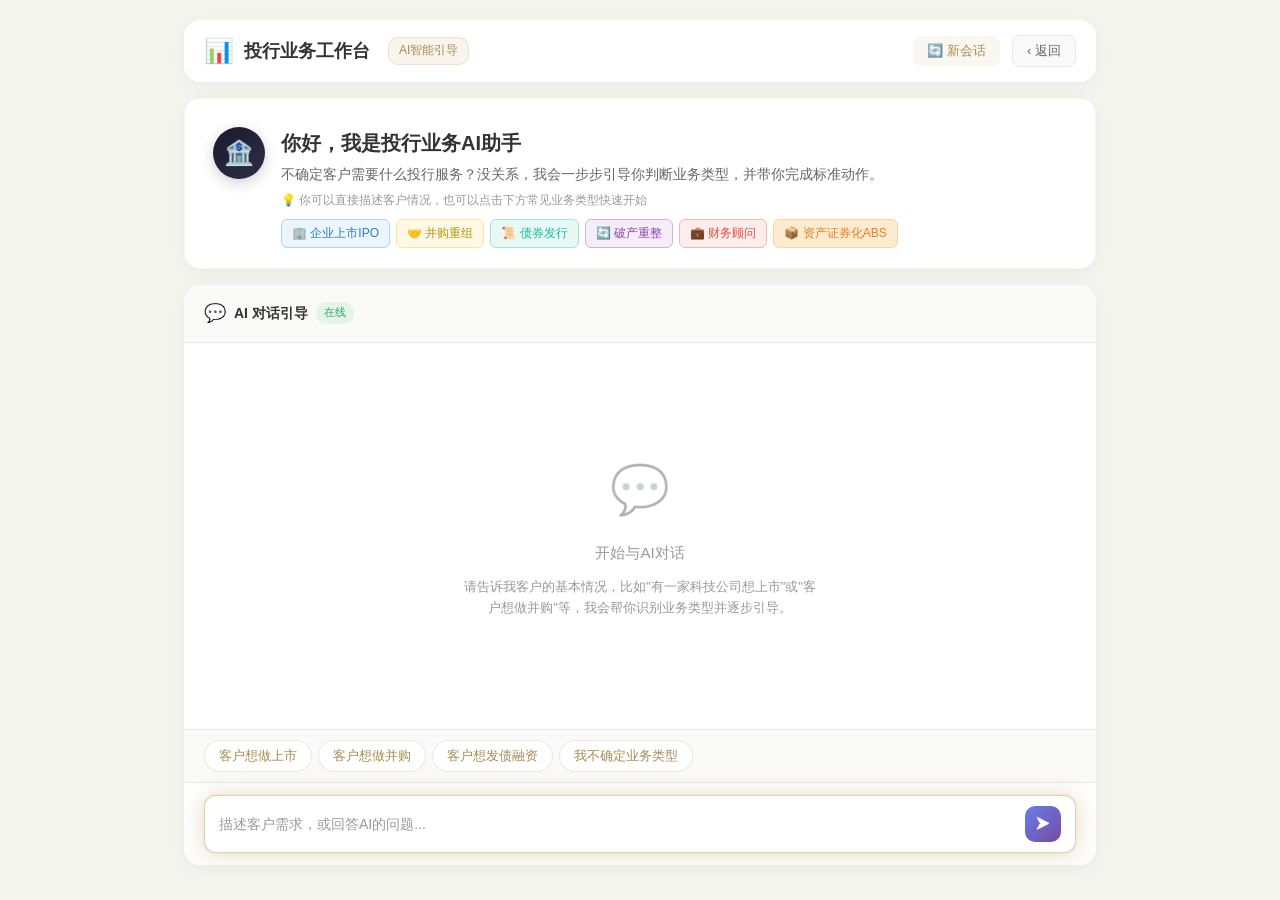
<file: onedeskagentworkspace/securities-workbench-ib.html>
<!DOCTYPE html>
<html lang="zh-CN">
<head>
    <meta charset="UTF-8">
    <meta name="viewport" content="width=device-width, initial-scale=1.0">
    <title>投行业务工作台 · AI智能引导</title>
    <link rel="stylesheet" href="styles.css">
    <style>
        /* ===== 页面专属变量与重置 ===== */
        :root {
            --ib-primary: #C9A96E;
            --ib-primary-dark: #A88B52;
            --ib-dark: #1A1A2E;
            --ib-bg: #F5F5F0;
            --ib-card: #FFFFFF;
            --ib-text: #333333;
            --ib-text-2: #666666;
            --ib-text-3: #999999;
            --ib-border: #E8E8E8;
            --ib-assistant-bg: #F7F4EE;
            --ib-gold-border: rgba(201, 169, 110, 0.3);
            --ib-blue: #4A90E2;
            --ib-purple: #667eea;
            --ib-green: #27AE60;
            --ib-orange: #F39C12;
            --ib-red: #E74C3C;
        }

        body.ib-workbench-page {
            background: var(--ib-bg);
            font-family: -apple-system, BlinkMacSystemFont, 'Segoe UI', 'PingFang SC', 'Hiragino Sans GB', 'Microsoft YaHei', sans-serif;
            min-height: 100vh;
            display: flex;
            flex-direction: column;
        }

        /* ===== 整体布局 ===== */
        .ib-page-wrap {
            flex: 1;
            display: flex;
            flex-direction: column;
            max-width: 960px;
            margin: 0 auto;
            width: 100%;
            padding: 20px 24px 32px;
            gap: 16px;
        }

        /* ===== 顶部导航 - 与 index.html 一致 ===== */
        .ib-top-nav {
            background: var(--ib-card);
            border-radius: 16px;
            padding: 15px 20px;
            box-shadow: 0 4px 20px rgba(0,0,0,0.05);
            position: sticky;
            top: 0;
            z-index: 2000;
        }
        .ib-nav-inner {
            display: flex;
            align-items: center;
            justify-content: space-between;
        }
        .ib-nav-left {
            display: flex;
            align-items: center;
            gap: 10px;
        }
        .ib-nav-logo {
            font-size: 24px;
            line-height: 1;
        }
        .ib-nav-title {
            font-size: 18px;
            font-weight: 600;
            color: var(--ib-text);
        }
        .ib-nav-subtitle {
            font-size: 12px;
            color: var(--ib-primary-dark);
            background: rgba(201,169,110,0.12);
            padding: 3px 10px;
            border-radius: 10px;
            border: 1px solid rgba(201,169,110,0.25);
            margin-left: 8px;
        }
        .ib-nav-right {
            display: flex;
            align-items: center;
            gap: 12px;
        }
        .ib-nav-back-btn {
            display: inline-flex;
            align-items: center;
            gap: 4px;
            padding: 6px 14px;
            border: 1px solid var(--ib-border);
            border-radius: 8px;
            background: #fafafa;
            font-size: 13px;
            color: var(--ib-text-2);
            cursor: pointer;
            transition: all 0.2s;
        }
        .ib-nav-back-btn:hover {
            border-color: var(--ib-primary);
            color: var(--ib-primary-dark);
            background: rgba(201,169,110,0.06);
        }
        .ib-nav-reset-btn {
            display: inline-flex;
            align-items: center;
            gap: 4px;
            padding: 6px 14px;
            border: none;
            border-radius: 8px;
            background: rgba(201,169,110,0.1);
            font-size: 13px;
            color: var(--ib-primary-dark);
            cursor: pointer;
            transition: all 0.2s;
        }
        .ib-nav-reset-btn:hover {
            background: rgba(201,169,110,0.2);
        }

        /* ===== AI 欢迎/引导横幅 ===== */
        .ib-welcome-banner {
            background: var(--ib-card);
            border-radius: 16px;
            padding: 28px 28px 20px;
            box-shadow: 0 4px 20px rgba(0,0,0,0.05);
            border: 1px solid rgba(201,169,110,0.12);
        }
        .ib-welcome-banner.minimized {
            padding: 14px 20px;
        }
        .ib-welcome-main {
            display: flex;
            align-items: flex-start;
            gap: 16px;
        }
        .ib-welcome-avatar {
            width: 52px;
            height: 52px;
            border-radius: 50%;
            background: linear-gradient(135deg, #1A1A2E 0%, #2D2D44 100%);
            display: flex;
            align-items: center;
            justify-content: center;
            font-size: 24px;
            flex-shrink: 0;
            box-shadow: 0 4px 14px rgba(26,26,46,0.2);
        }
        .ib-welcome-text {
            flex: 1;
            min-width: 0;
        }
        .ib-welcome-text h2 {
            font-size: 20px;
            font-weight: 700;
            color: var(--ib-text);
            margin: 0 0 4px;
        }
        .ib-welcome-text p {
            font-size: 14px;
            color: var(--ib-text-2);
            margin: 0 0 6px;
            line-height: 1.6;
        }
        .ib-welcome-tags {
            display: flex;
            flex-wrap: wrap;
            gap: 6px;
            margin-top: 8px;
        }
        .ib-welcome-tag {
            display: inline-block;
            padding: 4px 10px;
            border-radius: 6px;
            font-size: 12px;
            font-weight: 500;
            cursor: pointer;
            transition: all 0.2s;
            border: 1px solid transparent;
        }
        .ib-welcome-tag.ipo {
            background: #EBF5FB;
            color: #2980B9;
            border-color: #AED6F1;
        }
        .ib-welcome-tag.ma {
            background: #FEF9E7;
            color: #B7950B;
            border-color: #F9E79F;
        }
        .ib-welcome-tag.bond {
            background: #E8F8F5;
            color: #1ABC9C;
            border-color: #A3E4D7;
        }
        .ib-welcome-tag.restructure {
            background: #F5EEF8;
            color: #8E44AD;
            border-color: #D2B4DE;
        }
        .ib-welcome-tag.fa {
            background: #FDEDEC;
            color: #E74C3C;
            border-color: #F5B7B1;
        }
        .ib-welcome-tag.abs {
            background: #FDEBD0;
            color: #E67E22;
            border-color: #FAD7A1;
        }
        .ib-welcome-tag:hover {
            transform: translateY(-1px);
            box-shadow: 0 2px 8px rgba(0,0,0,0.1);
        }

        /* ===== 对话区域 ===== */
        .ib-chat-section {
            flex: 1;
            display: flex;
            flex-direction: column;
            background: var(--ib-card);
            border-radius: 16px;
            box-shadow: 0 4px 20px rgba(0,0,0,0.05);
            overflow: hidden;
            min-height: 420px;
            max-height: calc(100vh - 320px);
        }
        .ib-chat-header {
            padding: 14px 20px;
            border-bottom: 1px solid var(--ib-border);
            display: flex;
            align-items: center;
            gap: 8px;
            background: #FAFAF8;
        }
        .ib-chat-header-icon {
            font-size: 18px;
        }
        .ib-chat-header-title {
            font-size: 14px;
            font-weight: 600;
            color: var(--ib-text);
        }
        .ib-chat-header-status {
            font-size: 11px;
            color: var(--ib-green);
            background: rgba(39,174,96,0.1);
            padding: 2px 8px;
            border-radius: 10px;
        }
        .ib-chat-messages {
            flex: 1;
            overflow-y: auto;
            padding: 20px;
            display: flex;
            flex-direction: column;
            gap: 16px;
        }
        .ib-chat-messages::-webkit-scrollbar {
            width: 4px;
        }
        .ib-chat-messages::-webkit-scrollbar-thumb {
            background: rgba(201,169,110,0.3);
            border-radius: 2px;
        }

        /* 与 index.html 一致的聊天气泡 */
        .ib-chat-row {
            display: flex;
            align-items: flex-start;
            gap: 10px;
        }
        .ib-chat-row.ib-chat-row-user {
            justify-content: flex-end;
        }
        .ib-chat-row.ib-chat-row-assistant {
            justify-content: flex-start;
        }
        .ib-chat-avatar {
            width: 32px;
            height: 32px;
            border-radius: 50%;
            display: flex;
            align-items: center;
            justify-content: center;
            font-size: 14px;
            flex-shrink: 0;
        }
        .ib-chat-avatar.ib-avatar-ai {
            background: linear-gradient(135deg, #1A1A2E 0%, #2D2D44 100%);
            color: #C9A96E;
            font-weight: 700;
            font-size: 13px;
        }
        .ib-chat-avatar.ib-avatar-user {
            background: #4A90E2;
            color: white;
            font-weight: 600;
        }
        .ib-chat-bubble {
            max-width: 78%;
            padding: 12px 16px;
            border-radius: 12px;
            font-size: 14px;
            line-height: 1.6;
            word-break: break-word;
        }
        .ib-chat-bubble.ib-bubble-user {
            background: #4A90E2;
            color: white;
            border-radius: 12px 12px 4px 12px;
        }
        .ib-chat-bubble.ib-bubble-assistant {
            background: #F7F4EE;
            color: var(--ib-text);
            border: 1px solid rgba(201, 169, 110, 0.18);
            border-radius: 12px 12px 12px 4px;
            box-shadow: 0 2px 10px rgba(0, 0, 0, 0.06);
        }
        .ib-chat-bubble p {
            margin: 0 0 6px;
        }
        .ib-chat-bubble p:last-child {
            margin-bottom: 0;
        }
        .ib-chat-bubble ul {
            margin: 6px 0;
            padding-left: 18px;
        }
        .ib-chat-bubble ul li {
            margin-bottom: 4px;
        }
        .ib-bubble-typing {
            display: flex;
            gap: 4px;
            padding: 8px 0;
        }
        .ib-bubble-typing span {
            width: 6px;
            height: 6px;
            border-radius: 50%;
            background: var(--ib-primary);
            animation: ibTyping 1.4s infinite;
        }
        .ib-bubble-typing span:nth-child(2) { animation-delay: 0.2s; }
        .ib-bubble-typing span:nth-child(3) { animation-delay: 0.4s; }
        @keyframes ibTyping {
            0%, 60%, 100% { opacity: 0.3; transform: scale(0.8); }
            30% { opacity: 1; transform: scale(1); }
        }

        /* ===== 业务确认卡片 ===== */
        .ib-business-card {
            background: #FFFFFF;
            border: 1px solid var(--ib-border);
            border-radius: 10px;
            padding: 16px;
            margin-top: 12px;
            box-shadow: 0 1px 4px rgba(0,0,0,0.04);
        }
        .ib-business-card-header {
            font-size: 15px;
            font-weight: 600;
            color: var(--ib-text);
            margin-bottom: 2px;
            display: flex;
            align-items: center;
            gap: 6px;
        }
        .ib-business-card-sub {
            font-size: 12px;
            color: var(--ib-text-2);
            margin-bottom: 12px;
        }
        .ib-business-card-detail {
            background: #FAFAF8;
            border-radius: 8px;
            padding: 12px;
            font-size: 13px;
            color: var(--ib-text);
            line-height: 1.6;
            margin-bottom: 12px;
        }
        .ib-business-card-detail strong {
            color: var(--ib-primary-dark);
        }
        .ib-business-card-actions {
            display: flex;
            gap: 8px;
            justify-content: flex-end;
            flex-wrap: wrap;
        }

        /* ===== 步骤进度条 ===== */
        .ib-steps-track {
            background: #FFFFFF;
            border: 1px solid var(--ib-border);
            border-radius: 10px;
            padding: 14px 16px;
            margin-top: 12px;
            box-shadow: 0 1px 4px rgba(0,0,0,0.04);
        }
        .ib-steps-track-title {
            font-size: 13px;
            font-weight: 600;
            color: var(--ib-text);
            margin-bottom: 10px;
            display: flex;
            align-items: center;
            gap: 6px;
        }
        .ib-steps-list {
            display: flex;
            flex-direction: column;
            gap: 0;
        }
        .ib-step-item {
            display: flex;
            align-items: flex-start;
            gap: 10px;
            position: relative;
            padding: 8px 0;
            cursor: default;
            transition: opacity 0.3s;
        }
        .ib-step-item.ib-step-completed {
            opacity: 0.7;
        }
        .ib-step-item.ib-step-current {
            /* highlighted */
        }
        .ib-step-item.ib-step-future {
            opacity: 0.35;
        }
        .ib-step-dot-col {
            display: flex;
            flex-direction: column;
            align-items: center;
            flex-shrink: 0;
            width: 24px;
        }
        .ib-step-dot {
            width: 24px;
            height: 24px;
            border-radius: 50%;
            display: flex;
            align-items: center;
            justify-content: center;
            font-size: 11px;
            font-weight: 700;
            flex-shrink: 0;
            transition: all 0.3s;
            border: 2px solid var(--ib-border);
            background: #fafafa;
            color: var(--ib-text-3);
        }
        .ib-step-item.ib-step-current .ib-step-dot {
            border-color: var(--ib-primary);
            background: var(--ib-primary);
            color: white;
            box-shadow: 0 0 0 4px rgba(201,169,110,0.15);
        }
        .ib-step-item.ib-step-completed .ib-step-dot {
            border-color: var(--ib-green);
            background: var(--ib-green);
            color: white;
        }
        .ib-step-line {
            flex: 1;
            width: 2px;
            min-height: 16px;
            background: var(--ib-border);
            margin: 2px 0;
        }
        .ib-step-item.ib-step-completed .ib-step-line {
            background: var(--ib-green);
        }
        .ib-step-item:last-child .ib-step-line {
            display: none;
        }
        .ib-step-info {
            flex: 1;
            min-width: 0;
            padding-bottom: 4px;
        }
        .ib-step-name {
            font-size: 13px;
            font-weight: 600;
            color: var(--ib-text);
            margin-bottom: 2px;
        }
        .ib-step-desc {
            font-size: 12px;
            color: var(--ib-text-2);
            line-height: 1.4;
        }
        .ib-step-action {
            margin-top: 6px;
        }
        .ib-step-action-btn {
            display: inline-block;
            padding: 5px 12px;
            border-radius: 6px;
            font-size: 12px;
            font-weight: 500;
            cursor: pointer;
            border: 1px solid var(--ib-primary);
            background: rgba(201,169,110,0.08);
            color: var(--ib-primary-dark);
            transition: all 0.2s;
        }
        .ib-step-action-btn:hover {
            background: rgba(201,169,110,0.18);
        }
        .ib-step-item.ib-step-current .ib-step-action-btn {
            background: var(--ib-primary);
            color: white;
        }
        .ib-step-item.ib-step-current .ib-step-action-btn:hover {
            background: var(--ib-primary-dark);
        }

        /* ===== 快捷回复按钮 ===== */
        .ib-quick-replies {
            display: flex;
            flex-wrap: wrap;
            gap: 6px;
            padding: 10px 20px;
            border-top: 1px solid var(--ib-border);
            background: #FAFAF8;
            min-height: 0;
        }
        .ib-quick-reply-btn {
            padding: 6px 14px;
            border-radius: 16px;
            font-size: 13px;
            cursor: pointer;
            border: 1px solid rgba(201,169,110,0.25);
            background: white;
            color: var(--ib-primary-dark);
            transition: all 0.2s;
            white-space: nowrap;
        }
        .ib-quick-reply-btn:hover {
            background: rgba(201,169,110,0.1);
            border-color: var(--ib-primary);
            transform: translateY(-1px);
        }
        .ib-quick-reply-btn.ib-qr-primary {
            background: var(--ib-primary);
            color: white;
            border-color: var(--ib-primary);
        }
        .ib-quick-reply-btn.ib-qr-primary:hover {
            background: var(--ib-primary-dark);
            border-color: var(--ib-primary-dark);
        }
        .ib-quick-reply-btn.ib-qr-danger {
            border-color: #E74C3C;
            color: #E74C3C;
            background: white;
        }
        .ib-quick-reply-btn.ib-qr-danger:hover {
            background: rgba(231,76,60,0.08);
        }

        /* ===== 底部输入区 ===== */
        .ib-input-section {
            padding: 12px 20px;
            border-top: 1px solid var(--ib-border);
            background: #FFFFFF;
            border-radius: 0 0 16px 16px;
        }
        .ib-input-container {
            display: flex;
            align-items: center;
            gap: 8px;
            background: #ffffff;
            padding: 10px 14px;
            border-radius: 12px;
            border: 1px solid var(--ib-gold-border);
            box-shadow:
                0 0 0 1px rgba(201,169,110,0.06),
                0 0 12px rgba(201,169,110,0.14),
                0 0 28px rgba(201,169,110,0.1),
                0 4px 20px rgba(201,169,110,0.08);
            transition: border-color 0.2s, box-shadow 0.2s;
        }
        .ib-input-container:focus-within {
            border-color: rgba(201,169,110,0.55);
            box-shadow:
                0 0 0 1px rgba(201,169,110,0.1),
                0 0 16px rgba(201,169,110,0.22),
                0 0 36px rgba(201,169,110,0.14),
                0 4px 24px rgba(201,169,110,0.1);
        }
        .ib-chat-input {
            flex: 1;
            border: none;
            background: none;
            font-size: 14px;
            color: var(--ib-text);
            outline: none;
            min-width: 0;
        }
        .ib-chat-input::placeholder {
            color: var(--ib-text-3);
        }
        .ib-send-btn {
            width: 36px;
            height: 36px;
            border-radius: 10px;
            border: none;
            background: linear-gradient(135deg, #667eea 0%, #764ba2 100%);
            color: white;
            font-size: 14px;
            cursor: pointer;
            display: flex;
            align-items: center;
            justify-content: center;
            flex-shrink: 0;
            transition: all 0.3s;
        }
        .ib-send-btn:hover {
            background: linear-gradient(135deg, #5a6fd6 0%, #6a4199 100%);
            transform: scale(1.05);
        }

        /* ===== 空状态 ===== */
        .ib-empty-state {
            flex: 1;
            display: flex;
            flex-direction: column;
            align-items: center;
            justify-content: center;
            gap: 12px;
            color: var(--ib-text-3);
            padding: 40px 20px;
        }
        .ib-empty-icon {
            font-size: 48px;
            opacity: 0.3;
        }
        .ib-empty-text {
            font-size: 15px;
            font-weight: 500;
        }
        .ib-empty-hint {
            font-size: 13px;
            max-width: 360px;
            text-align: center;
            line-height: 1.6;
        }

        /* ===== 响应式 ===== */
        @media (max-width: 768px) {
            .ib-page-wrap {
                padding: 12px 12px 20px;
                gap: 10px;
            }
            .ib-chat-section {
                min-height: 340px;
                max-height: calc(100vh - 250px);
            }
            .ib-chat-bubble {
                max-width: 88%;
                font-size: 13px;
                padding: 10px 14px;
            }
            .ib-welcome-banner {
                padding: 20px 16px 16px;
            }
            .ib-welcome-text h2 {
                font-size: 17px;
            }
        }
    </style>
</head>
<body class="ib-workbench-page">
    <div class="ib-page-wrap">
        <!-- 顶部导航 -->
        <header class="ib-top-nav">
            <div class="ib-nav-inner">
                <div class="ib-nav-left">
                    <span class="ib-nav-logo">📊</span>
                    <span class="ib-nav-title">投行业务工作台</span>
                    <span class="ib-nav-subtitle">AI智能引导</span>
                </div>
                <div class="ib-nav-right">
                    <button class="ib-nav-reset-btn" onclick="resetWorkbench()" title="重新开始">
                        🔄 新会话
                    </button>
                    <button class="ib-nav-back-btn" onclick="window.location.href='index.html'">
                        ‹ 返回
                    </button>
                </div>
            </div>
        </header>

        <!-- AI 欢迎横幅 -->
        <section class="ib-welcome-banner" id="ib-welcome-banner">
            <div class="ib-welcome-main">
                <div class="ib-welcome-avatar">🏦</div>
                <div class="ib-welcome-text">
                    <h2>你好，我是投行业务AI助手</h2>
                    <p>不确定客户需要什么投行服务？没关系，我会一步步引导你判断业务类型，并带你完成标准动作。</p>
                    <p style="font-size:12px;color:var(--ib-text-3);">💡 你可以直接描述客户情况，也可以点击下方常见业务类型快速开始</p>
                    <div class="ib-welcome-tags">
                        <span class="ib-welcome-tag ipo" onclick="quickStart('ipo')">🏢 企业上市IPO</span>
                        <span class="ib-welcome-tag ma" onclick="quickStart('ma')">🤝 并购重组</span>
                        <span class="ib-welcome-tag bond" onclick="quickStart('bond')">📜 债券发行</span>
                        <span class="ib-welcome-tag restructure" onclick="quickStart('restructure')">🔄 破产重整</span>
                        <span class="ib-welcome-tag fa" onclick="quickStart('fa')">💼 财务顾问</span>
                        <span class="ib-welcome-tag abs" onclick="quickStart('abs')">📦 资产证券化ABS</span>
                    </div>
                </div>
            </div>
        </section>

        <!-- 对话区域 -->
        <section class="ib-chat-section" id="ib-chat-section">
            <div class="ib-chat-header">
                <span class="ib-chat-header-icon">💬</span>
                <span class="ib-chat-header-title">AI 对话引导</span>
                <span class="ib-chat-header-status" id="ib-chat-status">在线</span>
            </div>
            <div class="ib-chat-messages" id="ib-chat-messages">
                <!-- 初始空状态 -->
                <div class="ib-empty-state" id="ib-empty-state">
                    <div class="ib-empty-icon">💬</div>
                    <div class="ib-empty-text">开始与AI对话</div>
                    <div class="ib-empty-hint">请告诉我客户的基本情况，比如"有一家科技公司想上市"或"客户想做并购"等，我会帮你识别业务类型并逐步引导。</div>
                </div>
            </div>
            <!-- 快捷回复区 -->
            <div class="ib-quick-replies" id="ib-quick-replies">
                <button class="ib-quick-reply-btn" onclick="sendQuickReply('客户是一家科技公司，想做上市')">客户想做上市</button>
                <button class="ib-quick-reply-btn" onclick="sendQuickReply('客户想收购另一家公司')">客户想做并购</button>
                <button class="ib-quick-reply-btn" onclick="sendQuickReply('客户需要发债融资')">客户想发债融资</button>
                <button class="ib-quick-reply-btn" onclick="sendQuickReply('我不确定客户需要什么，请帮我判断')">我不确定业务类型</button>
            </div>
            <!-- 输入区 -->
            <div class="ib-input-section">
                <div class="ib-input-container">
                    <input type="text" class="ib-chat-input" id="ib-chat-input" placeholder="描述客户需求，或回答AI的问题..." onkeypress="handleInputKey(event)">
                    <button type="button" class="ib-send-btn" onclick="sendMessage()" aria-label="发送">➤</button>
                </div>
            </div>
        </section>
    </div>

    <script>
    // ==================== 投行 AI 引导工作台 - 核心逻辑 ====================

    // --- 状态管理 ---
    const STATE = {
        phase: 'greeting',        // greeting | identifying | identified | executing | done
        businessType: null,       // ipo | ma | bond | restructure | fa | abs
        businessName: '',
        currentStep: 0,
        steps: [],
        stepCompleted: [],
        conversation: [],
        clientInfo: {}
    };

    // --- 业务类型定义 ---
    const BUSINESS_TYPES = {
        'ipo': {
            name: '企业上市（IPO）',
            icon: '🏢',
            keywords: ['上市', 'IPO', 'ipo', '首次公开发行', '挂牌', '登陆资本市场', '创业板', '科创板', '主板', '北交所', '纳斯达克', '港交所', 'A股'],
            steps: [
                { name: '初步尽职调查', desc: '了解企业基本情况、股权结构、财务状况，初步判断上市可行性' },
                { name: '制定上市方案', desc: '确定上市板块、时间表、中介团队，形成上市整体方案' },
                { name: '辅导与整改', desc: '协助企业完成股份制改造、规范治理结构、解决历史遗留问题' },
                { name: '申报材料准备', desc: '编制招股说明书、法律意见书、审计报告等全套申报文件' },
                { name: '审核与反馈', desc: '提交监管机构审核，组织回复反馈意见，准备上会' },
                { name: '发行与上市', desc: '完成路演、定价、配售，正式挂牌上市' }
            ]
        },
        'ma': {
            name: '并购重组（M&A）',
            icon: '🤝',
            keywords: ['并购', '收购', '兼并', '重组', 'M&A', '买壳', '借壳', '合并', '整合', '股权收购', '资产收购'],
            steps: [
                { name: '并购战略梳理', desc: '明确并购目的、标的画像、交易规模与资金来源' },
                { name: '标的筛选与初步接触', desc: '筛选潜在标的，进行初步沟通与意向确认' },
                { name: '尽职调查', desc: '对标的进行财务、法务、业务全面尽职调查' },
                { name: '交易方案设计', desc: '设计交易结构、估值定价、支付方式、对赌条款等' },
                { name: '谈判与签约', desc: '协助双方谈判，起草并签署交易文件' },
                { name: '交割与整合', desc: '完成交割条件，协助投后整合管理' }
            ]
        },
        'bond': {
            name: '债券发行',
            icon: '📜',
            keywords: ['发债', '债券', '融资券', '公司债', '企业债', '中期票据', '短融', '超短融', '可转债', '债务融资', '信用债'],
            steps: [
                { name: '融资需求分析', desc: '明确融资规模、期限、成本要求，分析适合的债券品种' },
                { name: '信用评级与尽调', desc: '开展信用评级，完成财务与合规尽职调查' },
                { name: '方案设计与申报', desc: '设计发行方案，准备募集说明书等注册/备案材料' },
                { name: '销售与定价', desc: '组织路演推介，簿记建档，确定发行利率' },
                { name: '发行与缴款', desc: '完成发行公告、申购、缴款、登记托管' },
                { name: '存续期管理', desc: '信息披露、付息兑付、跟踪评级等持续管理' }
            ]
        },
        'restructure': {
            name: '破产重整',
            icon: '🔄',
            keywords: ['破产', '重整', '清算', '债务重组', '困境', '纾困', '预重整', '债权人', '资产处置', '重组'],
            steps: [
                { name: '困境诊断', desc: '分析企业困境原因、资产负债状况、重整可行性' },
                { name: '申请与受理', desc: '协助向法院申请破产重整/预重整，准备申请材料' },
                { name: '管理人协调', desc: '配合法院指定的管理人开展工作，梳理债权债务' },
                { name: '重整计划制定', desc: '设计重整方案，包括债务清偿、资产重组、经营方案' },
                { name: '债权人会议', desc: '组织债权人分组表决重整计划草案' },
                { name: '执行与落地', desc: '法院裁定批准后，协助执行重整计划' }
            ]
        },
        'fa': {
            name: '财务顾问',
            icon: '💼',
            keywords: ['财务顾问', '顾问', 'FA', '融资顾问', '战略咨询', '估值', '引战', '引进战略投资者', '股权激励', '分拆'],
            steps: [
                { name: '需求诊断与方案', desc: '了解客户核心诉求，制定财务顾问服务方案' },
                { name: '材料准备', desc: '协助准备商业计划书、财务模型、估值分析等材料' },
                { name: '投资者对接', desc: '筛选并对接潜在投资者/合作方，组织路演' },
                { name: '交易谈判', desc: '协助交易条款谈判、估值博弈' },
                { name: '协议签署', desc: '协助起草、审阅并签署交易协议' },
                { name: '后续服务', desc: '交易完成后持续提供财务顾问服务' }
            ]
        },
        'abs': {
            name: '资产证券化（ABS）',
            icon: '📦',
            keywords: ['资产证券化', 'ABS', 'abs', '资产支持证券', 'REITs', '类REITs', 'CMBS', '应收账款', '供应链金融', '消费金融'],
            steps: [
                { name: '资产池分析', desc: '筛选可证券化资产，分析现金流特征与信用质量' },
                { name: '交易结构设计', desc: '设计SPV结构、分层方案、增信措施' },
                { name: '尽职调查', desc: '对基础资产、原始权益人、各参与机构进行尽调' },
                { name: '申报与注册', desc: '准备说明书、法律意见书等注册文件，提交交易所' },
                { name: '销售与发行', desc: '组织路演推介，完成簿记建档与定价发行' },
                { name: '存续期管理', desc: '资产服务报告、现金流分配、信息披露' }
            ]
        }
    };

    // --- DOM 引用 ---
    const $ = (sel) => document.querySelector(sel);
    const chatMessages = $('#ib-chat-messages');
    const chatInput = $('#ib-chat-input');
    const emptyState = $('#ib-empty-state');
    const quickReplies = $('#ib-quick-replies');
    const welcomeBanner = $('#ib-welcome-banner');
    const chatStatus = $('#ib-chat-status');

    // --- 工具函数 ---
    function scrollToBottom() {
        chatMessages.scrollTop = chatMessages.scrollHeight;
    }

    function addMessage(role, html, delay = 0) {
        return new Promise(resolve => {
            if (emptyState && !emptyState.hidden) {
                emptyState.style.display = 'none';
            }
            setTimeout(() => {
                const row = document.createElement('div');
                row.className = role === 'user' ? 'ib-chat-row ib-chat-row-user' : 'ib-chat-row ib-chat-row-assistant';
                row.innerHTML = `
                    <div class="ib-chat-avatar ${role === 'user' ? 'ib-avatar-user' : 'ib-avatar-ai'}">${role === 'user' ? '我' : '🏦'}</div>
                    <div class="ib-chat-bubble ${role === 'user' ? 'ib-bubble-user' : 'ib-bubble-assistant'}">${html}</div>
                `;
                chatMessages.appendChild(row);
                scrollToBottom();
                STATE.conversation.push({ role, html });
                resolve();
            }, delay);
        });
    }

    function showTyping(duration = 1200) {
        return new Promise(resolve => {
            const row = document.createElement('div');
            row.className = 'ib-chat-row ib-chat-row-assistant';
            row.id = 'typing-indicator';
            row.innerHTML = `
                <div class="ib-chat-avatar ib-avatar-ai">🏦</div>
                <div class="ib-chat-bubble ib-bubble-assistant">
                    <div class="ib-bubble-typing"><span></span><span></span><span></span></div>
                </div>
            `;
            chatMessages.appendChild(row);
            scrollToBottom();
            setTimeout(() => {
                const el = document.getElementById('typing-indicator');
                if (el) el.remove();
                resolve();
            }, duration);
        });
    }

    // --- 业务类型识别 ---
    function identifyBusinessType(text) {
        const lower = text.toLowerCase();
        const scores = {};
        for (const [key, biz] of Object.entries(BUSINESS_TYPES)) {
            scores[key] = 0;
            for (const kw of biz.keywords) {
                if (lower.includes(kw.toLowerCase())) scores[key] += 1;
            }
        }
        // 得分最高的
        let best = null, bestScore = 0;
        for (const [key, score] of Object.entries(scores)) {
            if (score > bestScore) { best = key; bestScore = score; }
        }
        return bestScore > 0 ? best : null;
    }

    // --- 业务确认卡片 ---
    function renderBusinessCard(bizKey) {
        const biz = BUSINESS_TYPES[bizKey];
        return `
            <div class="ib-business-card">
                <div class="ib-business-card-header">${biz.icon} 我判断这是：<strong>${biz.name}</strong></div>
                <div class="ib-business-card-sub">请确认是否正确，确认后我将引导你按标准动作逐步推进</div>
                <div class="ib-business-card-detail">
                    📋 <strong>标准动作共 ${biz.steps.length} 个步骤：</strong><br>
                    ${biz.steps.map((s, i) => `${i + 1}. ${s.name}`).join('<br>')}
                </div>
                <div class="ib-business-card-actions">
                    <button class="ib-quick-reply-btn ib-qr-danger" onclick="handleBusinessConfirm('no')">❌ 不对，重新判断</button>
                    <button class="ib-quick-reply-btn ib-qr-primary" onclick="handleBusinessConfirm('yes')">✅ 确认，开始执行</button>
                </div>
            </div>
        `;
    }

    // --- 步骤进度条 ---
    function renderStepsTrack() {
        const biz = BUSINESS_TYPES[STATE.businessType];
        if (!biz) return '';
        const stepsHtml = biz.steps.map((s, i) => {
            let statusClass = 'ib-step-future';
            if (i < STATE.currentStep) statusClass = 'ib-step-completed';
            else if (i === STATE.currentStep) statusClass = 'ib-step-current';
            const dotContent = i < STATE.currentStep ? '✓' : (i + 1);
            const isLast = i === biz.steps.length - 1;
            const actionHtml = (i === STATE.currentStep)
                ? `<div class="ib-step-action"><button class="ib-step-action-btn" onclick="executeCurrentStep()">▶ 开始此步骤</button></div>`
                : (i < STATE.currentStep ? `<div class="ib-step-action" style="color:var(--ib-green);font-size:11px;">✅ 已完成</div>` : '');
            return `
                <div class="ib-step-item ${statusClass}">
                    <div class="ib-step-dot-col">
                        <div class="ib-step-dot">${dotContent}</div>
                        ${!isLast ? '<div class="ib-step-line"></div>' : ''}
                    </div>
                    <div class="ib-step-info">
                        <div class="ib-step-name">${s.name}</div>
                        <div class="ib-step-desc">${s.desc}</div>
                        ${actionHtml}
                    </div>
                </div>
            `;
        }).join('');
        return `<div class="ib-steps-track">
            <div class="ib-steps-track-title">📋 当前进度：${biz.icon} ${biz.name}（步骤 ${STATE.currentStep + 1}/${biz.steps.length}）</div>
            <div class="ib-steps-list">${stepsHtml}</div>
        </div>`;
    }

    // --- 核心逻辑 ---
    async function sendMessage(text) {
        if (!text) text = chatInput.value.trim();
        if (!text) return;
        chatInput.value = '';
        chatInput.focus();

        // 隐藏空状态
        if (emptyState) emptyState.style.display = 'none';

        await addMessage('user', `<p>${escapeHtml(text)}</p>`);
        await showTyping();

        switch (STATE.phase) {
            case 'greeting':
                await handleGreetingPhase(text);
                break;
            case 'identifying':
                await handleIdentifyingPhase(text);
                break;
            case 'executing':
                await handleExecutingPhase(text);
                break;
            default:
                await handleGreetingPhase(text);
        }
    }

    async function handleGreetingPhase(text) {
        const bizKey = identifyBusinessType(text);

        if (bizKey) {
            STATE.phase = 'identifying';
            STATE.businessType = bizKey;
            const biz = BUSINESS_TYPES[bizKey];
            await addMessage('assistant', `
                <p>根据您的描述，我初步判断这个客户的需求属于：<strong>${biz.name}</strong></p>
                ${renderBusinessCard(bizKey)}
            `);
            updateQuickReplies([]);
            updateWelcomeBanner(false);
        } else {
            await addMessage('assistant', `
                <p>我暂时还不太确定客户具体需要什么投行服务。能再详细描述一下吗？比如：</p>
                <ul>
                    <li>客户的行业和基本情况</li>
                    <li>客户主动提了什么需求</li>
                    <li>或者客户遇到了什么问题需要解决</li>
                </ul>
                <p>你也可以点击上方标签快速选择业务类型。</p>
            `);
            updateQuickReplies([
                { text: '客户想做上市融资', action: 'quickStart("ipo")' },
                { text: '客户想并购其他公司', action: 'quickStart("ma")' },
                { text: '客户需要发债', action: 'quickStart("bond")' },
                { text: '我还是不确定', action: "sendQuickReply('我不确定客户需要什么，请帮我判断')" }
            ]);
        }
    }

    async function handleIdentifyingPhase(text) {
        const bizKey = identifyBusinessType(text);
        if (bizKey && bizKey !== STATE.businessType) {
            STATE.businessType = bizKey;
            const biz = BUSINESS_TYPES[bizKey];
            await addMessage('assistant', `
                <p>根据您的新描述，我重新判断：客户需求是 <strong>${biz.name}</strong></p>
                ${renderBusinessCard(bizKey)}
            `);
            return;
        }
        // 仍在确认
        await addMessage('assistant', `
            <p>请先确认业务类型。如果上面显示的判断有误，请描述更多细节——我会重新帮你判断。</p>
            <p>也可以直接说"不对，是XXX业务"。</p>
        `);
    }

    async function handleExecutingPhase(text) {
        // 处理在执行过程中的对话
        const biz = BUSINESS_TYPES[STATE.businessType];
        await addMessage('assistant', `
            <p>好的，我已记录下来。</p>
            ${renderStepsTrack()}
        `);
    }

    // --- 业务确认 ---
    async function handleBusinessConfirm(choice) {
        if (choice === 'no') {
            STATE.phase = 'greeting';
            STATE.businessType = null;
            await addMessage('user', '<p>不对，重新判断</p>');
            await showTyping();
            await addMessage('assistant', `
                <p>好的，请重新描述客户的需求。你觉得客户可能需要什么类型的投行服务？</p>
                <p>你可以：直接输入客户信息，或点击下方快捷选项。</p>
            `);
            updateQuickReplies([
                { text: '企业上市IPO', action: 'quickStart("ipo")' },
                { text: '并购重组', action: 'quickStart("ma")' },
                { text: '债券发行', action: 'quickStart("bond")' },
                { text: '破产重整', action: 'quickStart("restructure")' },
                { text: '财务顾问', action: 'quickStart("fa")' },
                { text: '资产证券化ABS', action: 'quickStart("abs")' }
            ]);
            updateWelcomeBanner(true);
            return;
        }

        // 确认业务
        STATE.phase = 'executing';
        STATE.currentStep = 0;
        STATE.steps = BUSINESS_TYPES[STATE.businessType].steps;
        STATE.stepCompleted = new Array(STATE.steps.length).fill(false);

        await addMessage('user', '<p>确认，开始执行</p>');
        await showTyping();
        await addMessage('assistant', `
            <p>好的，我们开始执行 <strong>${BUSINESS_TYPES[STATE.businessType].name}</strong> 的标准动作。</p>
            <p>共 <strong>${STATE.steps.length} 个步骤</strong>，我会逐步引导你完成每一步。</p>
            ${renderStepsTrack()}
        `);
        updateQuickReplies([
            { text: '▶ 开始第一步', action: 'executeCurrentStep()' },
            { text: '📋 查看全部步骤', action: "sendQuickReply('查看全部步骤')" },
        ]);
        updateWelcomeBanner(false);
        updateStatus('执行中');
    }

    // --- 执行当前步骤 ---
    async function executeCurrentStep() {
        if (STATE.currentStep >= STATE.steps.length) {
            await addMessage('assistant', '<p>🎉 所有步骤已完成！恭喜完成本次投行业务！</p>');
            updateQuickReplies([{ text: '🔄 开始新业务', action: 'resetWorkbench()' }]);
            updateStatus('已完成');
            STATE.phase = 'done';
            return;
        }

        const step = STATE.steps[STATE.currentStep];
        const stepNum = STATE.currentStep + 1;
        const total = STATE.steps.length;

        await addMessage('user', `<p>开始步骤${stepNum}：${step.name}</p>`);
        await showTyping();

        let guidanceHtml = `
            <p><strong>📌 步骤 ${stepNum}/${total}：${step.name}</strong></p>
            <p>${step.desc}</p>
            <p>请按以下清单准备：</p>
        `;

        // 根据步骤生成具体清单
        switch (STATE.businessType) {
            case 'ipo':
                guidanceHtml += getIpoStepChecklist(stepNum);
                break;
            case 'ma':
                guidanceHtml += getMAStepChecklist(stepNum);
                break;
            case 'bond':
                guidanceHtml += getBondStepChecklist(stepNum);
                break;
            case 'restructure':
                guidanceHtml += getRestructureStepChecklist(stepNum);
                break;
            case 'fa':
                guidanceHtml += getFAStepChecklist(stepNum);
                break;
            case 'abs':
                guidanceHtml += getABSStepChecklist(stepNum);
                break;
            default:
                guidanceHtml += '<ul><li>请按标准动作推进</li><li>遇到问题随时问我</li></ul>';
        }

        await addMessage('assistant', guidanceHtml);

        // 完成后询问
        updateQuickReplies([
            { text: `✅ 步骤${stepNum}已完成`, action: 'completeCurrentStep()' },
            { text: '💬 我有疑问', action: "sendQuickReply('这个步骤我有个疑问')" },
            { text: '⏭ 跳过此步骤', action: 'skipCurrentStep()' },
        ]);
    }

    // --- 完成当前步骤 ---
    async function completeCurrentStep() {
        STATE.stepCompleted[STATE.currentStep] = true;
        await addMessage('user', `<p>步骤${STATE.currentStep + 1}已完成</p>`);
        await showTyping();
        STATE.currentStep++;

        if (STATE.currentStep >= STATE.steps.length) {
            await addMessage('assistant', `
                <p>🎉 <strong>恭喜！所有标准动作步骤已全部完成！</strong></p>
                <p>本次投行项目（${BUSINESS_TYPES[STATE.businessType].name}）的核心步骤已走完。</p>
                <p>如有需要，我可以帮你：</p>
                <ul>
                    <li>生成项目总结报告</li>
                    <li>回顾已完成的各步骤</li>
                    <li>开始新的业务</li>
                </ul>
            `);
            updateQuickReplies([
                { text: '📄 生成总结报告', action: "sendQuickReply('生成项目总结报告')" },
                { text: '🔄 开始新业务', action: 'resetWorkbench()' },
            ]);
            updateStatus('已完成');
            STATE.phase = 'done';
        } else {
            const nextStep = STATE.steps[STATE.currentStep];
            await addMessage('assistant', `
                <p>✅ 步骤完成！现在进入 <strong>步骤 ${STATE.currentStep + 1}：${nextStep.name}</strong></p>
                ${renderStepsTrack()}
            `);
            updateQuickReplies([
                { text: `▶ 开始步骤${STATE.currentStep + 1}`, action: 'executeCurrentStep()' },
                { text: '📋 查看当前进度', action: "sendQuickReply('查看当前进度')" },
            ]);
        }
    }

    // --- 跳过当前步骤 ---
    async function skipCurrentStep() {
        await addMessage('user', `<p>跳过步骤${STATE.currentStep + 1}</p>`);
        await showTyping();
        STATE.currentStep++;
        if (STATE.currentStep >= STATE.steps.length) {
            await addMessage('assistant', '<p>所有步骤都已处理完毕。</p>');
            updateStatus('已完成');
            STATE.phase = 'done';
        } else {
            await addMessage('assistant', `
                <p>已跳过。当前进入步骤${STATE.currentStep + 1}。</p>
                ${renderStepsTrack()}
            `);
            updateQuickReplies([
                { text: `▶ 开始步骤${STATE.currentStep + 1}`, action: 'executeCurrentStep()' },
            ]);
        }
    }

    // --- 快捷启动 ---
    async function quickStart(bizKey) {
        const biz = BUSINESS_TYPES[bizKey];
        if (!biz) return;
        STATE.phase = 'identifying';
        STATE.businessType = bizKey;
        await addMessage('user', `<p>我选择：${biz.name}</p>`);
        await showTyping();
        await addMessage('assistant', `
            <p>好的，客户需求是 <strong>${biz.name}</strong>，请确认。</p>
            ${renderBusinessCard(bizKey)}
        `);
        updateQuickReplies([]);
        updateWelcomeBanner(false);
    }

    // --- 快捷回复 ---
    function sendQuickReply(text) {
        chatInput.value = text;
        sendMessage(text);
    }

    // --- UI 更新 ---
    function updateQuickReplies(replies) {
        if (!replies || replies.length === 0) {
            quickReplies.innerHTML = '';
            quickReplies.style.display = 'none';
        } else {
            quickReplies.style.display = 'flex';
            quickReplies.innerHTML = replies.map(r => {
                const cls = r.text.includes('确认') || r.text.includes('开始') || r.text.includes('完成') || r.text.includes('▶') ? ' ib-qr-primary' : '';
                return `<button class="ib-quick-reply-btn${cls}" onclick="${r.action}">${r.text}</button>`;
            }).join('');
        }
    }

    function updateWelcomeBanner(show) {
        if (show) {
            welcomeBanner.style.display = '';
            welcomeBanner.classList.remove('minimized');
        } else {
            welcomeBanner.classList.add('minimized');
        }
    }

    function updateStatus(status) {
        chatStatus.textContent = status;
        if (status === '已完成') {
            chatStatus.style.background = 'rgba(39,174,96,0.1)';
            chatStatus.style.color = '#27AE60';
        }
    }

    // --- 各业务步骤清单 ---
    function getIpoStepChecklist(step) {
        const checklists = {
            1: '<ul><li>收集企业营业执照、公司章程</li><li>获取近三年审计报告</li><li>了解股东结构及历史沿革</li><li>确认实际控制人及关联方</li></ul>',
            2: '<ul><li>确定目标上市板块</li><li>选定保荐机构、律所、会所</li><li>制定IPO时间表与里程碑</li><li>初步估值区间判断</li></ul>',
            3: '<ul><li>完成股份制改造（如需）</li><li>规范关联交易与同业竞争</li><li>完善内控制度</li><li>解决历史出资、税务等问题</li></ul>',
            4: '<ul><li>编制招股说明书</li><li>律师出具法律意见书</li><li>会计师出具审计报告及内控鉴证报告</li><li>准备高管访谈与尽职调查底稿</li></ul>',
            5: '<ul><li>提交IPO申请文件</li><li>回复交易所/证监会问询</li><li>更新财务数据</li><li>准备上市委/发审会上会答辩</li></ul>',
            6: '<ul><li>确定发行价格区间</li><li>组织路演与投资者沟通</li><li>完成簿记建档与定价</li><li>办理股份登记与挂牌上市</li></ul>'
        };
        return checklists[step] || '<ul><li>按标准动作推进</li></ul>';
    }

    function getMAStepChecklist(step) {
        const checklists = {
            1: '<ul><li>明确并购战略目标</li><li>分析行业趋势与竞争格局</li><li>确定标的筛选标准</li><li>初估交易规模与资金来源</li></ul>',
            2: '<ul><li>筛选潜在标的清单</li><li>进行初步调研与画像</li><li>发送意向书/保密协议</li><li>安排初步接洽会议</li></ul>',
            3: '<ul><li>财务尽职调查</li><li>法律尽职调查</li><li>业务与技术尽调</li><li>人力资源尽调</li></ul>',
            4: '<ul><li>设计交易结构（股权/资产）</li><li>确定估值方法与定价</li><li>设计支付方案</li><li>起草交易条款与对赌方案</li></ul>',
            5: '<ul><li>协助双方谈判交易条款</li><li>起草股权转让/资产购买协议</li><li>审阅并定稿交易文件</li><li>签署正式交易协议</li></ul>',
            6: '<ul><li>完成交割先决条件</li><li>办理工商变更/产权过户</li><li>协助制定整合计划</li><li>投后管理与协同价值跟踪</li></ul>'
        };
        return checklists[step] || '<ul><li>按标准动作推进</li></ul>';
    }

    function getBondStepChecklist(step) {
        const checklists = {
            1: '<ul><li>明确融资规模与期限</li><li>分析企业信用状况</li><li>评估适合的债券品种</li><li>估算融资成本</li></ul>',
            2: '<ul><li>聘请信用评级机构</li><li>开展主体与债项评级</li><li>完成财务尽调与合规审查</li></ul>',
            3: '<ul><li>选定主承销商与中介</li><li>设计发行条款</li><li>编制募集说明书</li><li>提交注册/备案材料</li></ul>',
            4: '<ul><li>组织路演推介</li><li>进行簿记建档</li><li>确定发行利率</li><li>完成配售</li></ul>',
            5: '<ul><li>发布发行公告</li><li>接受申购/缴款</li><li>完成债券登记托管</li><li>资金划付至发行人</li></ul>',
            6: '<ul><li>按时进行信息披露</li><li>按期还本付息</li><li>持续跟踪评级</li><li>重大事项报告</li></ul>'
        };
        return checklists[step] || '<ul><li>按标准动作推进</li></ul>';
    }

    function getRestructureStepChecklist(step) {
        const checklists = {
            1: '<ul><li>了解企业陷入困境的原因</li><li>梳理资产负债情况</li><li>分析重整可行性</li><li>评估持续经营价值</li></ul>',
            2: '<ul><li>准备重整申请书</li><li>整理债务人/债权人材料</li><li>提交法院立案</li><li>跟进法院受理进展</li></ul>',
            3: '<ul><li>配合管理人接管企业</li><li>协助债权申报与审核</li><li>参与第一次债权人会议</li><li>协助资产清查与评估</li></ul>',
            4: '<ul><li>设计债务清偿方案</li><li>制定资产重组方案</li><li>规划未来经营方案</li><li>编制重整计划草案</li></ul>',
            5: '<ul><li>分组召开债权人会议</li><li>组织表决重整计划</li><li>统计表决结果</li><li>处理异议与补充</li></ul>',
            6: '<ul><li>提请法院裁定批准</li><li>执行债务清偿</li><li>完成资产处置/重组</li><li>恢复正常经营</li></ul>'
        };
        return checklists[step] || '<ul><li>按标准动作推进</li></ul>';
    }

    function getFAStepChecklist(step) {
        const checklists = {
            1: '<ul><li>了解客户核心诉求</li><li>分析企业所在行业</li><li>梳理企业发展阶段</li><li>制定服务方案框架</li></ul>',
            2: '<ul><li>协助撰写商业计划书</li><li>搭建财务模型</li><li>完成估值分析</li><li>准备推介材料</li></ul>',
            3: '<ul><li>筛选潜在投资者名单</li><li>发送推介材料</li><li>NBO/意向收集</li><li>安排管理层路演</li></ul>',
            4: '<ul><li>协助交易条款谈判</li><li>估值博弈与调整</li><li>协助条款清单谈判</li><li>配合尽调安排</li></ul>',
            5: '<ul><li>起草交易协议</li><li>参与协议谈判</li><li>协调各方签署</li><li>完成交割</li></ul>',
            6: '<ul><li>跟踪投后表现</li><li>定期出具顾问报告</li><li>后续融资/资本运作建议</li></ul>'
        };
        return checklists[step] || '<ul><li>按标准动作推进</li></ul>';
    }

    function getABSStepChecklist(step) {
        const checklists = {
            1: '<ul><li>筛选可证券化基础资产</li><li>分析资产历史表现数据</li><li>评估现金流稳定性</li><li>确定资产池规模</li></ul>',
            2: '<ul><li>设计SPV/专项计划结构</li><li>确定优先级/次级分层</li><li>设计信用增级措施</li><li>选聘各参与机构</li></ul>',
            3: '<ul><li>对原始权益人尽调</li><li>对基础资产抽样尽调</li><li>对各参与机构尽调</li><li>出具法律/会计意见</li></ul>',
            4: '<ul><li>编制计划说明书</li><li>律师出具法律意见书</li><li>评级机构出具评级报告</li><li>提交交易所注册</li></ul>',
            5: '<ul><li>组织投资者路演</li><li>进行簿记建档</li><li>确定各档利率</li><li>完成份额配售</li></ul>',
            6: '<ul><li>定期出具资产服务报告</li><li>进行现金流归集与分配</li><li>年度审计与跟踪评级</li><li>到期清算</li></ul>'
        };
        return checklists[step] || '<ul><li>按标准动作推进</li></ul>';
    }

    // --- 输入事件 ---
    function handleInputKey(e) {
        if (e.key === 'Enter' && !e.shiftKey) {
            e.preventDefault();
            sendMessage();
        }
    }

    // --- 重置工作台 ---
    function resetWorkbench() {
        STATE.phase = 'greeting';
        STATE.businessType = null;
        STATE.businessName = '';
        STATE.currentStep = 0;
        STATE.steps = [];
        STATE.stepCompleted = [];
        STATE.conversation = [];
        STATE.clientInfo = {};
        chatMessages.innerHTML = `
            <div class="ib-empty-state" id="ib-empty-state">
                <div class="ib-empty-icon">💬</div>
                <div class="ib-empty-text">开始与AI对话</div>
                <div class="ib-empty-hint">请告诉我客户的基本情况，比如"有一家科技公司想上市"或"客户想做并购"等，我会帮你识别业务类型并逐步引导。</div>
            </div>
        `;
        updateQuickReplies([
            { text: '客户想做上市', action: 'quickStart("ipo")' },
            { text: '客户想做并购', action: 'quickStart("ma")' },
            { text: '客户想发债融资', action: 'quickStart("bond")' },
            { text: '我不确定业务类型', action: "sendQuickReply('我不确定客户需要什么，请帮我判断')" }
        ]);
        updateWelcomeBanner(true);
        updateStatus('在线');
        chatStatus.style.background = 'rgba(39,174,96,0.1)';
        chatStatus.style.color = '#27AE60';
        chatInput.value = '';
        chatInput.focus();
    }

    // --- HTML 转义 ---
    function escapeHtml(str) {
        const div = document.createElement('div');
        div.textContent = str;
        return div.innerHTML;
    }

    // --- 初始化 ---
    function init() {
        chatInput.focus();
    }

    // 全局函数暴露
    window.quickStart = quickStart;
    window.sendQuickReply = sendQuickReply;
    window.sendMessage = sendMessage;
    window.handleBusinessConfirm = handleBusinessConfirm;
    window.executeCurrentStep = executeCurrentStep;
    window.completeCurrentStep = completeCurrentStep;
    window.skipCurrentStep = skipCurrentStep;
    window.resetWorkbench = resetWorkbench;
    window.handleInputKey = handleInputKey;

    document.addEventListener('DOMContentLoaded', init);
    </script>
</body>
</html>
</file>
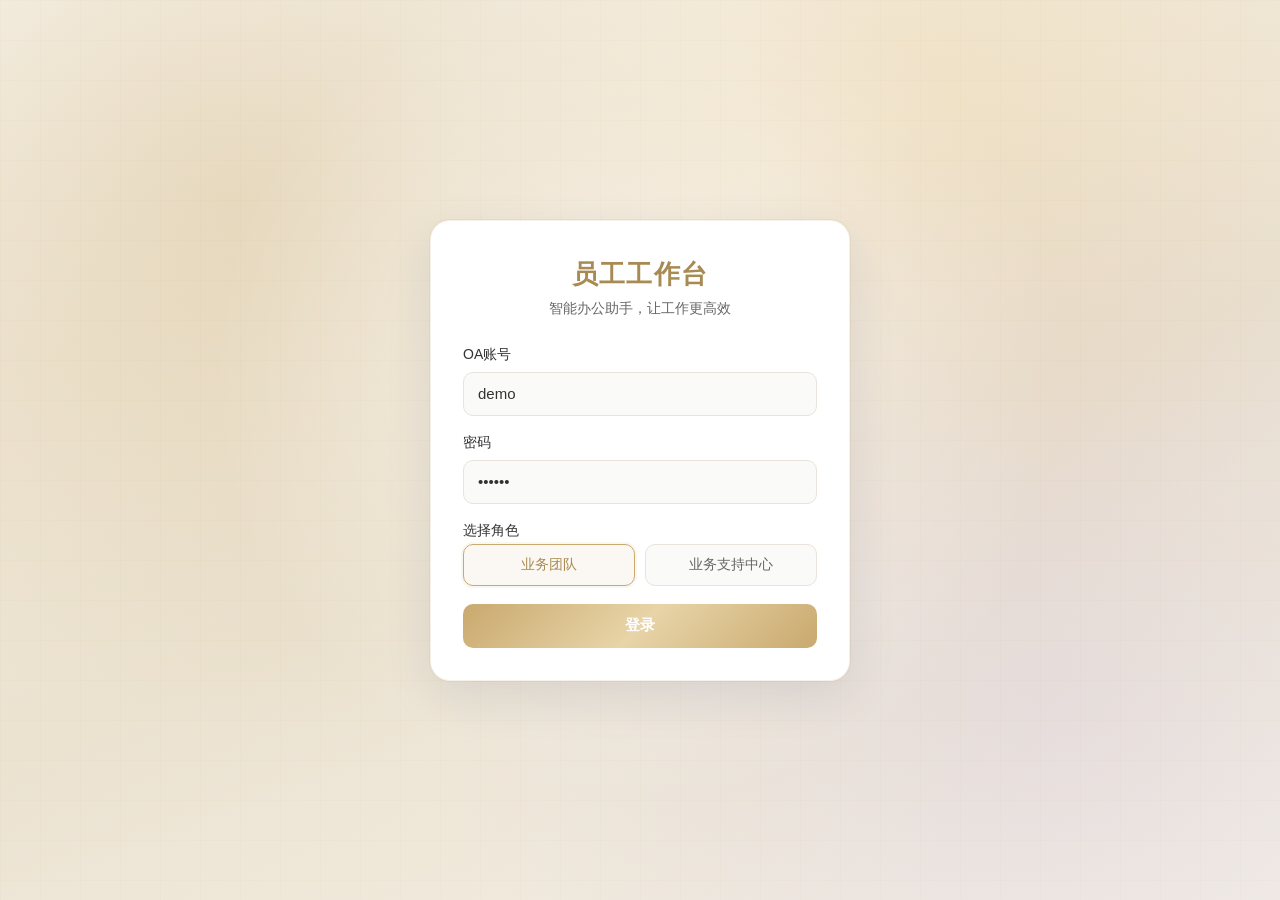
<file: onedeskagentworkspace/workbench-v2.html>
<!DOCTYPE html>
<html lang="zh-CN">
<head>
    <meta charset="UTF-8">
    <meta name="viewport" content="width=device-width, initial-scale=1.0">
    <title>员工工作台</title>
    <style>
        .hidden { display: none !important; }
        :root {
            --primary: #C9A96E;
            --primary-dark: #A88B52;
            --primary-bg: rgba(201,169,110,0.08);
            --primary-border: rgba(201,169,110,0.25);
            --secondary: #1A1A2E;
            --bg: #F5F5F0;
            --surface: #FFFFFF;
            --surface-hover: #F0EDE5;
            --text: #333333;
            --text-secondary: #666666;
            --text-muted: #999999;
            --border: #E8E8E8;
            --border-light: #F0F0F0;
            --bubble-bg: #F7F4EE;
            --gradient-gold: linear-gradient(135deg, #C9A96E 0%, #E8D4A8 50%, #C9A96E 100%);
            --gradient-dark: linear-gradient(135deg, #1A1A2E 0%, #2D2D44 100%);
            --radius-sm: 8px;
            --radius: 12px;
            --radius-lg: 16px;
            --shadow-sm: 0 1px 3px rgba(0,0,0,0.04);
            --shadow: 0 4px 16px rgba(0,0,0,0.06);
            --shadow-lg: 0 8px 32px rgba(0,0,0,0.1);
            --font: -apple-system, BlinkMacSystemFont, 'Segoe UI', 'PingFang SC', 'Microsoft YaHei', sans-serif;
            --transition: 0.25s cubic-bezier(0.4, 0, 0.2, 1);
        }

        * { margin: 0; padding: 0; box-sizing: border-box; }
        body {
            font-family: var(--font);
            background: var(--bg);
            color: var(--text);
            height: 100vh; overflow: hidden;
            display: flex; flex-direction: column;
        }

        /* 隐藏滚动条但保留滚动功能 */
        ::-webkit-scrollbar { width: 0 !important; height: 0 !important; }
        * { scrollbar-width: none; -ms-overflow-style: none; }
        *::-webkit-scrollbar { display: none; }

        /* ========== 登录页（保持 index.html 风格） ========== */
        .login-overlay {
            position: fixed; inset: 0; z-index: 1000;
            display: flex; align-items: center; justify-content: center;
            background: linear-gradient(160deg, #f8f4ec 0%, #f0e8d8 28%, #ebe2d0 55%, #f5f0e6 100%);
        }
        .login-overlay::before {
            content: ''; position: absolute; inset: 0;
            background:
                radial-gradient(circle at 50% 42%, rgba(255,255,255,0.55) 0%, transparent 52%),
                radial-gradient(circle at 18% 22%, rgba(201,169,110,0.28), transparent 42%),
                radial-gradient(circle at 82% 78%, rgba(155,127,212,0.12), transparent 48%),
                radial-gradient(circle at 72% 18%, rgba(245,166,35,0.1), transparent 38%);
            pointer-events: none; z-index: 0;
        }
        .login-overlay::after {
            content: ''; position: absolute; inset: 0;
            background-image:
                linear-gradient(rgba(201,169,110,0.06) 1px, transparent 1px),
                linear-gradient(90deg, rgba(201,169,110,0.06) 1px, transparent 1px);
            background-size: 40px 40px; opacity: 0.5;
            pointer-events: none; z-index: 0;
        }
        .login-overlay.hidden { display: none; }
        .login-card {
            position: relative; z-index: 1;
            width: 420px; background: #fff; border-radius: 20px;
            padding: 36px 32px 32px;
            box-shadow: 0 16px 48px rgba(26,39,68,0.1), 0 0 0 1px rgba(201,169,110,0.14);
            border: 1px solid rgba(201,169,110,0.15);
        }
        .login-welcome { text-align: center; margin-bottom: 28px; }
        .login-welcome-sys { font-size: 26px; font-weight: 700; color: var(--primary-dark); letter-spacing: 0.04em; display: block; margin-bottom: 8px; }
        .login-welcome-desc { font-size: 14px; color: var(--text-secondary); }
        .login-form { display: flex; flex-direction: column; gap: 18px; }
        .login-field { display: flex; flex-direction: column; gap: 8px; }
        .login-label { font-size: 14px; font-weight: 500; color: var(--text); }
        .login-input-wrap {
            display: flex; align-items: center; gap: 10px;
            height: 44px; padding: 0 14px;
            border: 1px solid #e8e4dc; border-radius: 10px;
            background: #fafaf8; transition: var(--transition);
        }
        .login-input-wrap:focus-within { border-color: var(--primary); box-shadow: 0 0 0 3px rgba(201,169,110,0.12); }
        .login-input {
            flex: 1; border: none; background: transparent;
            font-size: 15px; color: var(--text); outline: none;
        }
        .login-role-fieldset { border: none; display: flex; flex-direction: column; gap: 8px; }
        .login-role-fieldset legend { margin-bottom: 4px; }
        .login-role-options { display: flex; gap: 10px; }
        .login-role-option { flex: 1; cursor: pointer; }
        .login-role-option input { position: absolute; opacity: 0; }
        .login-role-card {
            display: flex; align-items: center; justify-content: center;
            height: 42px; padding: 0 12px;
            border: 1.5px solid #e8e4dc; border-radius: 10px;
            font-size: 14px; font-weight: 500;
            color: var(--text-secondary); background: #fafaf8;
            transition: var(--transition);
        }
        .login-role-option input:checked + .login-role-card {
            border-color: var(--primary); background: rgba(201,169,110,0.08);
            color: var(--primary-dark); box-shadow: 0 0 0 2px rgba(201,169,110,0.1);
        }
        .login-submit-btn {
            height: 44px; border: none; border-radius: 10px;
            background: var(--gradient-gold); color: #fff;
            font-size: 15px; font-weight: 600; cursor: pointer;
            transition: var(--transition);
        }
        .login-submit-btn:hover { opacity: 0.92; }

        /* ========== 主工作台 ========== */
        .app-main { flex: 1; display: flex; overflow: hidden; }
        .app-main.hidden { display: none; }

        /* 左侧面板 */
        .left-panel {
            width: 0; overflow: hidden; flex-shrink: 0;
            background: var(--surface); border-right: 1px solid var(--border);
            transition: width var(--transition);
            display: flex; flex-direction: column;
        }
        .left-panel.open { width: 260px; }
        .left-panel-header {
            padding: 16px 16px 8px; flex-shrink: 0;
            border-bottom: 1px solid var(--border-light);
        }
        .left-panel-title {
            font-size: 16px; font-weight: 700; color: var(--text);
            display: flex; align-items: center; gap: 8px;
            margin-bottom: 10px;
        }
        .left-panel-role-tabs {
            display: flex; background: #f1efe8; border-radius: 8px;
            padding: 2px; gap: 1px; margin-bottom: 4px;
        }
        .left-panel-role-tab {
            flex: 1; text-align: center; padding: 6px 8px; border-radius: 7px;
            font-size: 11px; font-weight: 500; cursor: pointer;
            color: var(--text-secondary); border: none; background: transparent;
            transition: var(--transition); white-space: nowrap;
        }
        .left-panel-role-tab.active {
            background: var(--surface); color: var(--primary-dark);
            font-weight: 600; box-shadow: 0 1px 2px rgba(0,0,0,0.06);
        }
        .left-panel-body { flex: 1; overflow-y: auto; padding: 8px; }
        .left-section-title {
            font-size: 11px; font-weight: 600; color: var(--text-muted);
            letter-spacing: 0.04em; padding: 10px 12px 6px;
        }
        .left-new-chat {
            display: flex; align-items: center; gap: 10px;
            padding: 10px 12px; border-radius: var(--radius-sm);
            cursor: pointer; font-size: 13px; font-weight: 500;
            color: var(--primary-dark); transition: var(--transition); margin: 0 4px;
        }
        .left-new-chat:hover { background: var(--primary-bg); }
        .left-history-item {
            display: flex; align-items: center; gap: 8px;
            padding: 8px 12px; border-radius: var(--radius-sm);
            font-size: 12px; color: var(--text-secondary);
            cursor: pointer; transition: var(--transition);
            margin: 1px 4px; white-space: nowrap; overflow: hidden; text-overflow: ellipsis;
        }
        .left-history-item:hover { background: var(--surface-hover); }
        .left-history-item.active { background: var(--primary-bg); color: var(--primary-dark); font-weight: 500; }
        .left-empty {
            padding: 24px 12px; text-align: center;
            font-size: 12px; color: var(--text-muted);
        }

        /* 中间区域 */
        .center-area {
            flex: 1; display: flex; flex-direction: column;
            overflow: hidden; position: relative; min-width: 0;
            align-items: center;
        }

        /* 中间顶栏 - 展开/收起按钮 */
        .center-topbar {
            display: flex; align-items: center; justify-content: center;
            padding: 10px 16px; flex-shrink: 0;
            gap: 0; position: relative; width: 100%;
            background: var(--surface); border-bottom: 1px solid var(--border);
            min-height: 44px;
        }
        .center-topbar-toggle {
            width: 32px; height: 32px; border-radius: var(--radius-sm);
            border: none; background: transparent; cursor: pointer;
            display: flex; align-items: center; justify-content: center;
            font-size: 16px; color: var(--text-secondary);
            transition: var(--transition); position: absolute; top: 50%; transform: translateY(-50%);
        }
        .center-topbar-toggle:hover { background: var(--surface-hover); color: var(--text); }
        .center-topbar-toggle.left { left: 16px; }
        .center-topbar-toggle.right { right: 16px; }

        /* 内容区（可滚动） */
        .center-content {
            flex: 1; overflow-y: auto; overflow-x: hidden;
            display: flex; flex-direction: column; align-items: center;
            width: 100%;
        }

        /* 欢迎区（默认状态） */
        .welcome-area {
            flex: 1; display: flex; flex-direction: column;
            align-items: center; justify-content: center;
            padding: 48px 32px; text-align: center; width: 100%;
        }
        .welcome-area.hidden { display: none; }
        .welcome-avatar {
            width: 72px; height: 72px; border-radius: 50%;
            background: var(--gradient-gold);
            display: flex; align-items: center; justify-content: center;
            font-size: 32px; margin-bottom: 16px;
            box-shadow: 0 8px 24px rgba(201,169,110,0.25);
        }
        .welcome-greeting { font-size: 22px; font-weight: 700; color: var(--text); margin-bottom: 6px; }
        .welcome-sub { font-size: 14px; color: var(--text-secondary); margin-bottom: 28px; }

        /* 智能体网格 */
        .agents-grid {
            display: flex; gap: 12px; flex-wrap: wrap; justify-content: center;
            max-width: 680px; margin-bottom: 28px;
        }
        .agent-card {
            width: 120px; padding: 16px 10px; border-radius: var(--radius);
            text-align: center; cursor: pointer; transition: var(--transition);
            background: var(--surface); border: 1px solid var(--border);
            box-shadow: var(--shadow-sm);
        }
        .agent-card:hover {
            transform: translateY(-2px);
            box-shadow: var(--shadow);
            border-color: var(--primary);
        }
        .agent-card-avatar {
            width: 50px; height: 50px; border-radius: 50%;
            margin: 0 auto 10px; display: flex; align-items: center; justify-content: center;
            font-size: 24px; box-shadow: 0 3px 10px rgba(0,0,0,0.1);
        }
        .agent-card-avatar.canmou { background: linear-gradient(135deg, #4ECDC4 0%, #44A3AA 100%); }
        .agent-card-avatar.tanma { background: linear-gradient(135deg, #FF6B6B 0%, #EE5A6F 100%); }
        .agent-card-avatar.junshi { background: linear-gradient(135deg, #FFD93D 0%, #F6AD55 100%); }
        .agent-card-avatar.jiaocha { background: linear-gradient(135deg, #60A5FA 0%, #3B82F6 100%); }
        .agent-card-avatar.tianyan { background: linear-gradient(135deg, #A78BFA 0%, #8B5CF6 100%); }
        .agent-card-name { font-size: 14px; font-weight: 600; color: var(--text); margin-bottom: 6px; }
        .agent-card-desc { font-size: 11px; color: var(--text-muted); }

        /* 助理网格 */
        .assistants-grid {
            display: flex; gap: 12px; flex-wrap: wrap; justify-content: center;
            max-width: 900px; margin-bottom: 28px;
        }
        .assistant-chip {
            display: flex; flex-direction: column; align-items: center; gap: 8px;
            cursor: pointer; padding: 6px 10px; border-radius: 12px;
            transition: all 0.3s ease; width: 84px;
        }
        .assistant-chip:hover { transform: translateY(-5px); background: var(--primary-bg); }
        .assistant-chip-avatar {
            width: 70px; height: 70px; border-radius: 50%;
            position: relative; line-height: 0;
        }
        .assistant-chip-avatar img {
            width: 70px; height: 70px; border-radius: 50%;
            object-fit: cover; border: 3px solid transparent;
            box-shadow: 0 4px 15px rgba(0,0,0,0.12);
            transition: all 0.3s ease;
        }
        .assistant-chip:hover .assistant-chip-avatar img {
            border-color: var(--primary);
            box-shadow: 0 8px 25px rgba(201,169,110,0.4);
        }
        .assistant-chip-badge {
            position: absolute; top: 0; right: 0;
            min-width: 18px; height: 18px; border-radius: 9px;
            background: #e85d4c; color: #fff;
            font-size: 11px; font-weight: 600;
            display: flex; align-items: center; justify-content: center; padding: 0 5px;
            border: 2px solid #fff; box-shadow: 0 1px 4px rgba(232,93,76,0.45);
        }
        .assistant-chip-name { font-size: 12px; color: var(--text-secondary); text-align: center; line-height: 1.3; font-weight: 500; max-width: 80px; white-space: nowrap; overflow: hidden; text-overflow: ellipsis; }

        /* 输入框（默认居中，不撑满） */
        .input-wrapper {
            width: 100%; max-width: 560px;
        }
        .input-row {
            display: flex; align-items: center; gap: 8px;
            background: var(--surface); border: 1.5px solid #e8e4dc;
            border-radius: 28px; padding: 4px 6px 4px 16px;
            transition: var(--transition); box-shadow: var(--shadow-sm);
        }
        .input-row:focus-within {
            border-color: var(--primary);
            box-shadow: 0 0 0 3px rgba(201,169,110,0.12);
        }
        .input-row input {
            flex: 1; border: none; background: transparent;
            font-size: 14px; padding: 8px 0; outline: none;
            color: var(--text); min-width: 0;
        }
        .input-row input::placeholder { color: var(--text-muted); }
        .input-action-btn {
            width: 34px; height: 34px; border-radius: 50%;
            border: none; background: transparent; cursor: pointer;
            display: flex; align-items: center; justify-content: center;
            font-size: 15px; color: var(--text-muted);
            transition: var(--transition); flex-shrink: 0;
        }
        .input-action-btn:hover { background: var(--surface-hover); color: var(--text-secondary); }
        .input-send-btn {
            width: 36px; height: 36px; border-radius: 50%;
            border: none; background: var(--gradient-gold); color: #fff;
            font-size: 16px; cursor: pointer; flex-shrink: 0;
            transition: var(--transition);
            display: flex; align-items: center; justify-content: center;
        }
        .input-send-btn:hover { opacity: 0.9; }

        /* 对话区域 - 始终居中，两边留空 */
        .chat-area {
            flex: 1; display: flex; flex-direction: column;
            overflow: hidden; width: 100%; align-items: center;
        }
        .chat-area.hidden { display: none; }
        .chat-messages-wrap {
            flex: 1; overflow-y: auto; width: 100%;
            max-width: 760px; padding: 24px 16px;
            display: flex; flex-direction: column; gap: 16px;
        }
        .chat-msg {
            display: flex; gap: 10px; max-width: 90%;
        }
        .chat-msg.user { align-self: flex-end; flex-direction: row-reverse; }
        .chat-msg.assistant { align-self: flex-start; }
        .chat-msg-avatar {
            width: 30px; height: 30px; border-radius: 50%; flex-shrink: 0;
            display: flex; align-items: center; justify-content: center; font-size: 13px;
        }
        .chat-msg-avatar.assistant-av { background: rgba(201,169,110,0.15); color: var(--primary-dark); }
        .chat-msg-avatar.user-av { background: var(--secondary); color: #fff; }
        .chat-msg-bubble {
            padding: 10px 14px; border-radius: 14px;
            font-size: 13px; line-height: 1.6; word-break: break-word;
        }
        .chat-msg.assistant .chat-msg-bubble {
            background: var(--bubble-bg); color: var(--text);
            border-bottom-left-radius: 4px;
        }
        .chat-msg.user .chat-msg-bubble {
            background: var(--secondary); color: #fff;
            border-bottom-right-radius: 4px;
        }

        /* 对话模式输入框（居中，max-width 控制） */
        .chat-input-bar {
            padding: 12px 16px 16px; flex-shrink: 0;
            width: 100%; display: flex; justify-content: center;
            background: linear-gradient(to top, var(--bg) 60%, transparent);
        }
        .chat-input-bar .input-wrapper { max-width: 640px; width: 100%; }

        /* 迷你智能体切换条 */
        .agents-mini-bar {
            display: flex; gap: 6px; padding: 6px 0 10px;
            overflow-x: auto; flex-shrink: 0; justify-content: center;
            max-width: 760px; width: 100%;
        }
        .agents-mini-bar.hidden { display: none; }
        .agent-mini {
            display: flex; align-items: center; gap: 5px;
            padding: 5px 12px; border-radius: 16px;
            font-size: 11px; cursor: pointer; white-space: nowrap;
            border: 1px solid var(--border); background: var(--surface);
            color: var(--text-secondary); transition: var(--transition);
        }
        .agent-mini:hover { border-color: var(--primary); }
        .agent-mini.active {
            background: rgba(201,169,110,0.12); border-color: var(--primary);
            color: var(--primary-dark); font-weight: 600;
        }
        .agent-mini-dot { width: 7px; height: 7px; border-radius: 50%; flex-shrink: 0; }

        /* 快捷回复 */
        .quick-replies {
            display: flex; gap: 6px; flex-wrap: wrap;
            padding: 8px 0 4px; max-width: 760px; width: 100%; justify-content: center;
        }
        .quick-replies.hidden { display: none; }
        .quick-reply-btn {
            padding: 6px 14px; border-radius: 16px; font-size: 11px;
            border: 1px solid var(--border); background: var(--surface);
            color: var(--text-secondary); cursor: pointer;
            transition: var(--transition); white-space: nowrap;
        }
        .quick-reply-btn:hover {
            border-color: var(--primary); color: var(--primary-dark);
            background: rgba(201,169,110,0.06);
        }

        /* 右侧面板 */
        .right-panel {
            width: 0; overflow: hidden; flex-shrink: 0;
            background: var(--surface); border-left: 1px solid var(--border);
            transition: width var(--transition);
            display: flex; flex-direction: column;
        }
        .right-panel.open { width: 340px; }
        .right-panel-inner { width: 340px; height: 100%; display: flex; flex-direction: column; }
        .right-tabs {
            display: flex; border-bottom: 1px solid var(--border);
            flex-shrink: 0; background: #fafaf8; overflow-x: auto;
        }
        .right-tab {
            flex: 1; text-align: center; padding: 10px 6px;
            font-size: 11px; font-weight: 500; cursor: pointer;
            color: var(--text-secondary); transition: var(--transition);
            border-bottom: 2px solid transparent; white-space: nowrap;
        }
        .right-tab:hover { color: var(--text); }
        .right-tab.active { color: var(--primary-dark); border-bottom-color: var(--primary); font-weight: 600; }
        .right-content { flex: 1; overflow-y: auto; padding: 14px 16px; }

        /* 任务列表 */
        .task-item {
            display: flex; align-items: flex-start; gap: 10px;
            padding: 10px 12px; border-radius: var(--radius-sm);
            cursor: pointer; transition: var(--transition);
            margin-bottom: 4px; border: 1px solid transparent;
        }
        .task-item:hover { background: #fafaf8; border-color: var(--border); }
        .task-num {
            width: 20px; height: 20px; border-radius: 50%;
            background: rgba(201,169,110,0.12); color: var(--primary-dark);
            font-size: 10px; font-weight: 600;
            display: flex; align-items: center; justify-content: center; flex-shrink: 0;
        }
        .task-text { font-size: 12px; color: var(--text); line-height: 1.5; flex: 1; min-width: 0; }
        .task-source { font-size: 10px; color: var(--text-muted); margin-top: 2px; }
        .task-send-btn {
            flex-shrink: 0; width: 24px; height: 24px; border-radius: 50%;
            border: none; background: transparent; cursor: pointer;
            display: flex; align-items: center; justify-content: center;
            font-size: 11px; color: var(--text-muted); transition: var(--transition);
        }
        .task-send-btn:hover { background: rgba(201,169,110,0.1); color: var(--primary-dark); }

        /* 产物 / 文件 */
        .artifact-item, .file-item {
            display: flex; align-items: center; gap: 10px;
            padding: 10px 12px; border-radius: var(--radius-sm);
            cursor: pointer; transition: var(--transition);
            margin-bottom: 4px; border: 1px solid transparent;
        }
        .artifact-item:hover, .file-item:hover { background: #fafaf8; border-color: var(--border); }
        .file-icon {
            width: 36px; height: 36px; border-radius: var(--radius-sm);
            display: flex; align-items: center; justify-content: center;
            font-size: 16px; flex-shrink: 0;
        }
        .file-info { flex: 1; min-width: 0; }
        .file-name { font-size: 12px; font-weight: 500; color: var(--text); }
        .file-meta { font-size: 10px; color: var(--text-muted); margin-top: 2px; }

        /* 预览 */
        .preview-card {
            border: 1px solid var(--border); border-radius: var(--radius);
            overflow: hidden; margin-bottom: 10px; cursor: pointer; transition: var(--transition);
        }
        .preview-card:hover { border-color: var(--primary); box-shadow: var(--shadow-sm); }
        .preview-card-header {
            padding: 10px 12px; background: #fafaf8;
            font-size: 11px; font-weight: 600; color: var(--text-secondary);
            display: flex; align-items: center; gap: 6px;
            border-bottom: 1px solid var(--border-light);
        }
        .preview-card-body {
            padding: 12px; font-size: 12px; color: var(--text);
            line-height: 1.6; max-height: 100px; overflow: hidden;
            position: relative;
        }
        .preview-card-body::after {
            content: ''; position: absolute; bottom: 0; left: 0; right: 0;
            height: 28px; background: linear-gradient(transparent, #fff);
        }

        /* 空状态 */
        .empty-state {
            display: flex; flex-direction: column; align-items: center;
            padding: 40px 20px; text-align: center; color: var(--text-muted);
        }
        .empty-state-icon { font-size: 32px; margin-bottom: 8px; }
        .empty-state-text { font-size: 12px; }

        /* ========== 业绩与绩效面板 ========== */
        .perf-sub-tabs {
            display: flex; gap: 0; margin-bottom: 14px;
            border-bottom: 1px solid var(--border);
        }
        .perf-sub-tab {
            flex: 1; text-align: center; padding: 8px 4px;
            font-size: 11px; font-weight: 500; cursor: pointer;
            color: var(--text-muted); transition: var(--transition);
            border-bottom: 2px solid transparent; white-space: nowrap;
        }
        .perf-sub-tab:hover { color: var(--text-secondary); }
        .perf-sub-tab.active {
            color: var(--primary-dark); font-weight: 600;
            border-bottom-color: var(--primary);
        }
        .perf-part { margin-bottom: 16px; }
        .perf-part:last-child { margin-bottom: 0; }
        .perf-part-title {
            font-size: 12px; font-weight: 600; color: var(--text-secondary);
            margin-bottom: 10px; padding-left: 8px;
            border-left: 2px solid var(--primary);
        }
        /* 业绩看板 */
        .perf-dashboard {
            display: flex; flex-direction: column; gap: 8px;
        }
        .perf-dash-card {
            display: flex; align-items: center; gap: 10px;
            padding: 10px 12px; border-radius: var(--radius-sm);
            background: #fff; border: 1px solid var(--border);
            cursor: pointer; transition: var(--transition);
        }
        .perf-dash-card:hover {
            border-color: var(--primary); transform: translateY(-1px);
            box-shadow: 0 4px 12px rgba(0,0,0,0.06);
        }
        .perf-dash-icon { font-size: 24px; flex-shrink: 0; }
        .perf-dash-info { flex: 1; min-width: 0; }
        .perf-dash-label { font-size: 12px; font-weight: 500; color: var(--text); margin-bottom: 2px; }
        .perf-dash-hint { font-size: 10px; color: var(--text-muted); }
        .perf-dash-arrow { font-size: 18px; color: var(--primary); font-weight: 300; }
        /* 预计绩效收入 */
        .perf-bonus {
            background: linear-gradient(135deg, #FFF9F0 0%, #FFF5E6 100%);
            border-radius: 10px; padding: 12px; border: 1px solid rgba(201,169,110,0.2);
        }
        .perf-date-row { margin-bottom: 10px; }
        .perf-date-label { display: block; font-size: 10px; color: var(--text-secondary); margin-bottom: 5px; }
        .perf-date-inputs { display: flex; align-items: center; gap: 4px; }
        .perf-date-input {
            padding: 4px 6px; font-size: 10px; border: 1px solid var(--border);
            border-radius: 5px; background: #fff; color: var(--text);
        }
        .perf-date-sep { font-size: 10px; color: var(--text-muted); flex-shrink: 0; }
        .perf-calc-btn {
            padding: 4px 10px; font-size: 10px; font-weight: 500;
            background: var(--primary); color: #fff; border: none;
            border-radius: 5px; cursor: pointer; transition: var(--transition);
            white-space: nowrap; flex-shrink: 0;
        }
        .perf-calc-btn:hover { opacity: 0.85; }
        .perf-bonus-result { display: flex; flex-direction: column; gap: 6px; }
        .perf-bonus-item {
            display: flex; justify-content: space-between; align-items: center;
            padding: 4px 0; font-size: 11px;
        }
        .perf-bonus-label { color: var(--text-secondary); }
        .perf-bonus-value { color: var(--text); font-weight: 600; }
        .perf-bonus-amount { color: #c0392b; font-weight: 700; font-size: 13px; }
        /* 员工行为 */
        .perf-behavior-cards { display: flex; gap: 8px; margin-bottom: 12px; }
        .perf-behavior-card {
            flex: 1; display: flex; flex-direction: column; align-items: center; gap: 6px;
            padding: 12px 8px; border-radius: var(--radius-sm);
            background: #F7F8FA; border: 2px solid #E8E8E8;
            cursor: pointer; transition: all 0.2s; text-align: center;
        }
        .perf-behavior-card:hover { border-color: #B0C4DE; }
        .perf-behavior-card.active {
            background: #1A3A6E; border-color: #1A3A6E; color: #fff;
        }
        .perf-behavior-icon { font-size: 20px; }
        .perf-behavior-info { text-align: center; }
        .perf-behavior-label { font-size: 10px; color: var(--text-muted); }
        .perf-behavior-card.active .perf-behavior-label { color: rgba(255,255,255,0.7); }
        .perf-behavior-value { font-size: 16px; font-weight: 700; color: var(--text); }
        .perf-behavior-card.active .perf-behavior-value { color: #fff; }
        .perf-behavior-amount { font-size: 11px; color: #4A90D9; font-weight: 500; }
        .perf-behavior-card.active .perf-behavior-amount { color: rgba(255,255,255,0.85); }
        .perf-behavior-detail {
            background: #fff; border: 1px solid var(--border);
            border-radius: var(--radius-sm); padding: 12px;
        }
        .perf-behavior-chart-title {
            font-size: 11px; font-weight: 600; color: var(--text);
            margin-bottom: 8px; padding-bottom: 6px;
            border-bottom: 1px solid var(--border-light);
        }
        .perf-behavior-list { display: flex; flex-direction: column; gap: 4px; }
        .perf-behavior-row {
            display: flex; justify-content: space-between; align-items: center;
            font-size: 11px; color: var(--text-secondary); padding: 3px 0;
        }

        /* 分组标题 */
        .group-title {
            display: flex; align-items: center; gap: 6px;
            font-size: 12px; font-weight: 600; color: var(--text);
            margin-bottom: 6px; padding-bottom: 6px;
            border-bottom: 1px solid var(--border-light);
        }
        .group-title .dot { width: 7px; height: 7px; border-radius: 50%; flex-shrink: 0; }
        .group-title .count { font-size: 10px; font-weight: 400; color: var(--text-muted); margin-left: auto; }

        /* 绩效 / 行为卡片 */
        .mini-card {
            display: flex; align-items: center; gap: 10px;
            padding: 10px 12px; border-radius: var(--radius-sm);
            background: #fafaf8; border: 1px solid var(--border-light);
            margin-bottom: 6px; cursor: pointer; transition: var(--transition);
        }
        .mini-card:hover { border-color: var(--primary); }
        .mini-card-icon { font-size: 20px; flex-shrink: 0; }
        .mini-card-label { font-size: 12px; color: var(--text-secondary); }
        .mini-card-arrow { font-size: 14px; color: var(--text-muted); flex-shrink: 0; margin-left: auto; }

        .behavior-mini-cards { display: flex; gap: 8px; margin-bottom: 12px; }
        .behavior-mini-card {
            flex: 1; padding: 10px; border-radius: 8px; text-align: center;
            border: 1px solid var(--border); cursor: pointer; font-size: 11px;
            transition: var(--transition);
        }
        .behavior-mini-card:hover { border-color: var(--primary); }
        .behavior-mini-card .icon { font-size: 18px; margin-bottom: 4px; }
        .behavior-mini-card .value { font-size: 16px; font-weight: 700; color: var(--text); }
        .behavior-mini-card .amount { font-size: 11px; color: var(--text-secondary); }

        /* 新会话弹窗 */
        .modal-overlay {
            position: fixed; inset: 0; z-index: 500;
            background: rgba(0,0,0,0.3); display: flex;
            align-items: center; justify-content: center;
        }
        .modal-overlay.hidden { display: none; }
        .modal {
            width: 480px; max-height: 80vh; background: var(--surface);
            border-radius: var(--radius-lg); padding: 24px;
            box-shadow: var(--shadow-lg); overflow-y: auto;
        }
        .modal-title { font-size: 17px; font-weight: 700; color: var(--text); margin-bottom: 6px; }
        .modal-sub { font-size: 12px; color: var(--text-secondary); margin-bottom: 20px; }
        .modal-role-select { display: flex; gap: 10px; margin-bottom: 20px; }
        .modal-role-opt { flex: 1; }
        .modal-role-opt input { display: none; }
        .modal-role-opt label {
            display: flex; align-items: center; justify-content: center; gap: 6px;
            height: 44px; border: 1.5px solid var(--border);
            border-radius: 10px; font-size: 13px; font-weight: 500;
            color: var(--text-secondary); cursor: pointer; transition: var(--transition);
        }
        .modal-role-opt input:checked + label {
            border-color: var(--primary); background: var(--primary-bg); color: var(--primary-dark);
        }
        .modal-agent-list { display: flex; flex-direction: column; gap: 6px; }
        .modal-agent-item {
            display: flex; align-items: center; gap: 12px;
            padding: 12px 14px; border-radius: var(--radius-sm);
            border: 1px solid var(--border-light); cursor: pointer; transition: var(--transition);
        }
        .modal-agent-item:hover { background: #fafaf8; border-color: var(--primary); }
        .modal-agent-item-avatar {
            width: 36px; height: 36px; border-radius: 50%;
            display: flex; align-items: center; justify-content: center;
            font-size: 16px; flex-shrink: 0;
        }
        .modal-agent-item-info { flex: 1; }
        .modal-agent-item-name { font-size: 13px; font-weight: 600; color: var(--text); }
        .modal-agent-item-desc { font-size: 11px; color: var(--text-muted); margin-top: 1px; }
        .modal-close-btn {
            margin-top: 16px; width: 100%; height: 40px;
            border: 1px solid var(--border); border-radius: 10px;
            background: var(--surface); color: var(--text-secondary);
            font-size: 13px; cursor: pointer; transition: var(--transition);
        }
        .modal-close-btn:hover { background: #fafaf8; }

        @media (max-width: 900px) {
            .right-panel.open { width: 280px; }
            .right-panel-inner { width: 280px; }
            .left-panel.open { width: 220px; }
        }
    </style>
</head>
<body>

<!-- ========== 登录页（保持 index.html 风格） ========== -->
<div class="login-overlay" id="login-overlay">
    <div class="login-card">
        <div class="login-welcome">
            <span class="login-welcome-sys">员工工作台</span>
            <p class="login-welcome-desc">智能办公助手，让工作更高效</p>
        </div>
        <form class="login-form" onsubmit="doLogin(event)">
            <label class="login-field">
                <span class="login-label">OA账号</span>
                <div class="login-input-wrap">
                    <input type="text" class="login-input" id="login-user" value="demo" placeholder="请输入OA账号" required>
                </div>
            </label>
            <label class="login-field">
                <span class="login-label">密码</span>
                <div class="login-input-wrap">
                    <input type="password" class="login-input" id="login-pass" value="123456" placeholder="请输入密码" required>
                </div>
            </label>
            <fieldset class="login-role-fieldset">
                <legend class="login-label">选择角色</legend>
                <div class="login-role-options">
                    <label class="login-role-option">
                        <input type="radio" name="login-role" value="employee" checked>
                        <span class="login-role-card">业务团队</span>
                    </label>
                    <label class="login-role-option">
                        <input type="radio" name="login-role" value="support">
                        <span class="login-role-card">业务支持中心</span>
                    </label>
                </div>
            </fieldset>
            <button type="submit" class="login-submit-btn">登录</button>
        </form>
    </div>
</div>

<!-- ========== 主工作台 ========== -->
<div class="app-main hidden" id="app-main">

    <!-- 左侧面板 -->
    <div class="left-panel" id="left-panel">
        <div class="left-panel-header">
            <div class="left-panel-title">
                <span>🤖</span><span>员工工作台</span>
            </div>
            <div class="left-panel-role-tabs">
                <button class="left-panel-role-tab active" data-role="employee" onclick="switchRole('employee')">💼 业务团队</button>
                <button class="left-panel-role-tab" data-role="support" onclick="switchRole('support')">🏢 业务支持中心</button>
            </div>
        </div>
        <div class="left-panel-body">
            <div class="left-section-title">会话</div>
            <div class="left-new-chat" onclick="openNewChatModal()">
                <span>➕</span><span>新建对话</span>
            </div>
            <div class="left-section-title">历史会话</div>
            <div id="history-list">
                <div class="left-empty">暂无历史会话</div>
            </div>
        </div>
    </div>

    <!-- 中间主区域 -->
    <div class="center-area" id="center-area">

        <!-- 中间顶栏 - 展开/收起按钮 -->
        <div class="center-topbar">
            <button class="center-topbar-toggle left" onclick="toggleLeft()" title="展开/收起">
                <span id="toggle-left-icon">☰</span>
            </button>
            <button class="center-topbar-toggle right" onclick="toggleRight()" title="展开/收起">
                <span id="toggle-right-icon">◀</span>
            </button>
        </div>

        <!-- 可滚动内容区 -->
        <div class="center-content" id="center-content">

            <!-- 欢迎区（默认） -->
            <div class="welcome-area" id="welcome-area">
                <div class="welcome-avatar">🤖</div>
                <div class="welcome-greeting" id="welcome-greeting">你好，我是你的 AI 工作助手</div>
                <div class="welcome-sub" id="welcome-sub">选择下方智能体或直接输入，开始你的工作</div>
                <div class="agents-grid" id="agents-grid"></div>
                <div class="assistants-grid hidden" id="assistants-grid"></div>
                <div class="input-wrapper">
                    <div class="input-row">
                        <input type="text" id="default-input" placeholder="开启我的工作" onkeypress="if(event.key==='Enter'&&!event.shiftKey){event.preventDefault();sendDefaultMessage();}">
                        <button class="input-action-btn" onclick="handleAttach()" title="附件">📎</button>
                        <button class="input-send-btn" onclick="sendDefaultMessage()">➤</button>
                    </div>
                </div>
            </div>

            <!-- 对话区 -->
            <div class="chat-area hidden" id="chat-area">
                <div class="chat-messages-wrap" id="chat-messages"></div>
                <div class="quick-replies hidden" id="quick-replies"></div>
                <div class="agents-mini-bar hidden" id="agents-mini-bar"></div>
                <div class="chat-input-bar">
                    <div class="input-wrapper">
                        <div class="input-row">
                            <input type="text" id="chat-input" placeholder="继续对话..." onkeypress="if(event.key==='Enter'&&!event.shiftKey){event.preventDefault();sendChatMessage();}">
                            <button class="input-action-btn" onclick="handleAttach()" title="附件">📎</button>
                            <button class="input-send-btn" onclick="sendChatMessage()">➤</button>
                        </div>
                    </div>
                </div>
            </div>
        </div>
    </div>

    <!-- 右侧面板 -->
    <div class="right-panel" id="right-panel">
        <div class="right-panel-inner">
            <div class="right-tabs" id="right-tabs">
                <div class="right-tab active" data-tab="tasks" onclick="switchRightTab('tasks')">📋 任务</div>
                <div class="right-tab" data-tab="performance" onclick="switchRightTab('performance')">📊 业绩</div>
                <div class="right-tab" data-tab="artifacts" onclick="switchRightTab('artifacts')">📦 产物</div>
                <div class="right-tab" data-tab="files" onclick="switchRightTab('files')">📁 文件</div>
                <div class="right-tab" data-tab="preview" onclick="switchRightTab('preview')">👁 预览</div>
            </div>
            <div class="right-content" id="right-content"></div>
        </div>
    </div>
</div>

<!-- ========== 新建会话弹窗 ========== -->
<div class="modal-overlay hidden" id="new-chat-modal">
    <div class="modal">
        <div class="modal-title">新建对话</div>
        <div class="modal-sub">选择角色与智能体开始新会话</div>
        <div class="modal-role-select" id="modal-role-select">
            <div class="modal-role-opt">
                <input type="radio" name="modal-role" id="modal-role-emp" value="employee" checked>
                <label for="modal-role-emp">💼 业务团队</label>
            </div>
            <div class="modal-role-opt">
                <input type="radio" name="modal-role" id="modal-role-sup" value="support">
                <label for="modal-role-sup">🏢 业务支持中心</label>
            </div>
        </div>
        <div class="modal-agent-list" id="modal-agent-list"></div>
        <button class="modal-close-btn" onclick="closeNewChatModal()">取消</button>
    </div>
</div>

<script>
// ========== 全局状态 ==========
const STATE = {
    role: 'employee',
    chatActive: false,
    leftOpen: false,
    rightOpen: false,
    rightTab: 'tasks',
    activeAgentIdx: 0,
    sessions: [],
};

const AI_AGENTS = [
    { id: 'customer', name: '客户分析助手', icon: '🧠', desc: '全面分析看本质', color: '#4ECDC4', cssClass: 'canmou' },
    { id: 'business', name: '业务分析助手', icon: '🐎', desc: '业务挖掘找客户', color: '#FF6B6B', cssClass: 'tanma' },
    { id: 'plan', name: '方案生成助手', icon: '📋', desc: '生成方案显韬略', color: '#FFD93D', cssClass: 'junshi' },
    { id: 'verify', name: '交叉验证助手', icon: '🔍', desc: '交叉核验保准确', color: '#60A5FA', cssClass: 'jiaocha' },
    { id: 'service', name: '客户服务助手', icon: '👁️', desc: '专业高效做服务', color: '#A78BFA', cssClass: 'tianyan' },
];

const ASSISTANTS = [
    { id: 'ib', name: '投行业务助理', icon: '🏦', color: '#4A6FA5', tasks: 2, img: 'images/Avatar1.png' },
    { id: 'am', name: '资管业务助理', icon: '📊', color: '#E67E22', tasks: 1, img: 'images/Avatar2.png' },
    { id: 'retail', name: '零售业务助理', icon: '🏪', color: '#27AE60', tasks: 1, img: 'images/Avatar3.png' },
    { id: 'invest', name: '投资业务助理', icon: '💹', color: '#8E44AD', tasks: 0, img: 'images/Avatar4.png' },
    { id: 'sales', name: '销交业务助理', icon: '🤝', color: '#2C3E50', tasks: 0, img: 'images/Avatar5.png' },
    { id: 'institution', name: '机构业务助理', icon: '🏛️', color: '#D4AC0D', tasks: 0, img: 'images/Avatar6.png' },
    { id: 'research', name: '研究业务助理', icon: '🔬', color: '#1ABC9C', tasks: 0, img: 'images/Avatar8.png' },
    { id: 'credit', name: '信用业务助理', icon: '💳', color: '#E74C3C', tasks: 0, img: 'images/Avatar9.png' },
    { id: 'cross_verify', name: '交叉验证助理', icon: '🔍', color: '#3498DB', tasks: 0, img: 'images/Avatar7.png' },
];

const DEFAULT_TASKS = [
    { id: 't1', title: '高净值客户张三季度回访待完成，客户资产近3月波动较大需主动触达', source: '投资业务助理', assistantId: 'invest' },
    { id: 't2', title: '机构客户"测试科技有限公司"开户资料补件待跟进', source: '投行业务助理', assistantId: 'ib' },
    { id: 't3', title: '私募基金双录视频待完成，客户已签署风险揭示书', source: '资管业务助理', assistantId: 'am' },
    { id: 't4', title: '本月基金定投任务缺口8户，需重点触达偏股型持仓客户', source: '零售业务助理', assistantId: 'retail' },
    { id: 't5', title: '适当性匹配异常客户待处理，需出具不匹配警示书', source: '交叉验证助理', assistantId: 'cross_verify' },
];

// ========== 登录 ==========
function doLogin(e) {
    e.preventDefault();
    const roleEl = document.querySelector('input[name="login-role"]:checked');
    STATE.role = roleEl ? roleEl.value : 'employee';
    document.getElementById('login-overlay').classList.add('hidden');
    document.getElementById('app-main').classList.remove('hidden');
    document.getElementById('modal-role-emp').checked = STATE.role === 'employee';
    document.getElementById('modal-role-sup').checked = STATE.role === 'support';
    updateRoleTabUI();
    init();
}

// ========== 初始化 ==========
function init() {
    renderWelcomeAgents();
    renderRightPanel();
    loadSessions();
}

// ========== 角色切换（顶栏 Tab） ==========
function switchRole(role) {
    if (STATE.role === role) return;
    STATE.role = role;
    STATE.chatActive = false;
    resetToWelcome();
    updateRoleTabUI();
    renderWelcomeAgents();
    renderRightPanel();
}

function updateRoleTabUI() {
    document.querySelectorAll('.left-panel-role-tab').forEach(t => {
        t.classList.toggle('active', t.dataset.role === STATE.role);
    });
}

// ========== 侧边栏 ==========
function toggleLeft() {
    STATE.leftOpen = !STATE.leftOpen;
    document.getElementById('left-panel').classList.toggle('open', STATE.leftOpen);
    document.getElementById('toggle-left-icon').textContent = STATE.leftOpen ? '✕' : '☰';
}

function toggleRight() {
    STATE.rightOpen = !STATE.rightOpen;
    document.getElementById('right-panel').classList.toggle('open', STATE.rightOpen);
    document.getElementById('toggle-right-icon').textContent = STATE.rightOpen ? '▶' : '◀';
    if (STATE.rightOpen) renderRightPanel();
}

function switchRightTab(tab) {
    STATE.rightTab = tab;
    document.querySelectorAll('.right-tab').forEach(t => t.classList.toggle('active', t.dataset.tab === tab));
    renderRightPanel();
}

// ========== 欢迎区智能体 ==========
function renderWelcomeAgents() {
    const agentsGrid = document.getElementById('agents-grid');
    const assistantsGrid = document.getElementById('assistants-grid');
    const isEmp = STATE.role === 'employee';

    agentsGrid.classList.toggle('hidden', !isEmp);
    assistantsGrid.classList.toggle('hidden', isEmp);

    if (isEmp) {
        agentsGrid.innerHTML = AI_AGENTS.map((a, i) => `
            <div class="agent-card" onclick="startChat(${i}, '${a.id}')">
                <div class="agent-card-avatar ${a.cssClass}">${a.icon}</div>
                <div class="agent-card-name">${a.name}</div>
                <div class="agent-card-desc">${a.desc}</div>
            </div>
        `).join('');
    } else {
        assistantsGrid.innerHTML = ASSISTANTS.map(a => `
            <div class="assistant-chip" onclick="startChatAssist('${a.id}')">
                <div class="assistant-chip-avatar">
                    <img src="${a.img}" alt="${a.name}">
                    ${a.tasks > 0 ? `<span class="assistant-chip-badge">${a.tasks}</span>` : ''}
                </div>
                <div class="assistant-chip-name">${a.name}</div>
            </div>
        `).join('');
    }
}

// ========== 右侧面板 ==========
function renderRightPanel() {
    const content = document.getElementById('right-content');
    const tab = STATE.rightTab;
    const isEmp = STATE.role === 'employee';

    switch (tab) {
        case 'tasks': renderTasksPanel(content, isEmp); break;
        case 'performance': renderPerformancePanel(content, isEmp); break;
        case 'artifacts': renderArtifactsPanel(content); break;
        case 'files': renderFilesPanel(content); break;
        case 'preview': renderPreviewPanel(content); break;
    }
}

function renderTasksPanel(el, isEmp) {
    const tasks = getTasks();
    if (isEmp) {
        el.innerHTML = `
            <div style="display:flex;align-items:center;justify-content:space-between;margin-bottom:12px;">
                <span style="font-weight:600;font-size:13px;">今日任务</span>
                <span style="font-size:11px;color:var(--text-muted);">共 ${tasks.length} 项</span>
            </div>
            ${tasks.map((t, i) => `
                <div class="task-item" onclick="sendTaskToChat('${t.id}')">
                    <span class="task-num">${i + 1}</span>
                    <div style="flex:1;min-width:0;">
                        <div class="task-text">${t.title}</div>
                        <div class="task-source">来源：${t.source}</div>
                    </div>
                    <button class="task-send-btn" onclick="event.stopPropagation();sendTaskToChat('${t.id}')">➤</button>
                </div>
            `).join('')}
        `;
    } else {
        const grouped = {};
        tasks.forEach(t => {
            const aid = t.assistantId;
            if (!aid || aid === 'undefined') return; // 跳过无效 assistantId
            if (!grouped[aid]) grouped[aid] = [];
            grouped[aid].push(t);
        });
        const amap = {}; ASSISTANTS.forEach(a => amap[a.id] = a);

        let html = `<div style="font-weight:600;font-size:13px;margin-bottom:12px;">今日任务看板</div>`;
        Object.entries(grouped).forEach(([aid, items]) => {
            const a = amap[aid];
            if (!a) return; // 找不到对应助理则跳过
            html += `<div style="margin-bottom:14px;">
                <div class="group-title"><span class="dot" style="background:${a.color}"></span><span>${a.icon} ${a.name}</span><span class="count">${items.length}项</span></div>
                ${items.map((t, i) => `
                    <div class="task-item" onclick="sendTaskToChat('${t.id}')" style="padding-left:20px;">
                        <span class="task-num" style="width:16px;height:16px;font-size:9px;">${i+1}</span>
                        <div style="flex:1;min-width:0;"><div class="task-text">${t.title}</div></div>
                    </div>
                `).join('')}
            </div>`;
        });
        el.innerHTML = html || `<div class="empty-state"><div class="empty-state-icon">📋</div><div class="empty-state-text">暂无任务数据</div></div>`;
    }
}

function renderPerformancePanel(el, isEmp) {
    if (isEmp) {
        el.innerHTML = `
            <div class="perf-sub-tabs" id="perf-sub-tabs">
                <div class="perf-sub-tab active" data-perf="performance" onclick="switchPerfSubTab('performance')">📊 业绩与绩效</div>
                <div class="perf-sub-tab" data-perf="behavior" onclick="switchPerfSubTab('behavior')">👤 差旅分析</div>
            </div>
            <div class="perf-sub-content" id="perf-sub-content"></div>
        `;
        renderPerfSubContent('performance');
    } else {
        // 业务支持中心暂不显示业绩面板
        el.innerHTML = `<div class="empty-state"><div class="empty-state-icon">📊</div><div class="empty-state-text">业绩数据仅限业务团队查看</div></div>`;
    }
}

function switchPerfSubTab(tab) {
    document.querySelectorAll('.perf-sub-tab').forEach(t => t.classList.toggle('active', t.dataset.perf === tab));
    renderPerfSubContent(tab);
}

function renderPerfSubContent(tab) {
    const el = document.getElementById('perf-sub-content');
    if (!el) return;
    if (tab === 'performance') {
        el.innerHTML = `
            <div class="perf-part">
                <div class="perf-part-title">业绩看板</div>
                <div class="perf-dashboard">
                    <div class="perf-dash-card">
                        <div class="perf-dash-icon">💰</div>
                        <div class="perf-dash-info">
                            <div class="perf-dash-label">客户总资产</div>
                            <div class="perf-dash-hint">点击选择时间点查看明细</div>
                        </div>
                        <div class="perf-dash-arrow">›</div>
                    </div>
                    <div class="perf-dash-card">
                        <div class="perf-dash-icon">📈</div>
                        <div class="perf-dash-info">
                            <div class="perf-dash-label">客户带来的总收入</div>
                            <div class="perf-dash-hint">点击选择时间段查看明细</div>
                        </div>
                        <div class="perf-dash-arrow">›</div>
                    </div>
                    <div class="perf-dash-card">
                        <div class="perf-dash-icon">💸</div>
                        <div class="perf-dash-info">
                            <div class="perf-dash-label">维护客户的总成本</div>
                            <div class="perf-dash-hint">点击选择时间段查看明细</div>
                        </div>
                        <div class="perf-dash-arrow">›</div>
                    </div>
                </div>
            </div>
            <div class="perf-part">
                <div class="perf-part-title">预计绩效收入</div>
                <div class="perf-bonus">
                    <div class="perf-date-row">
                        <label class="perf-date-label">选择时间段：</label>
                        <div class="perf-date-inputs">
                            <input type="date" id="perf-start-date" value="2026-01-01" class="perf-date-input">
                            <span class="perf-date-sep">至</span>
                            <input type="date" id="perf-end-date" value="2026-01-31" class="perf-date-input">
                            <button class="perf-calc-btn" onclick="calcPerfBonus()">计算</button>
                        </div>
                    </div>
                    <div class="perf-bonus-result" id="perf-bonus-result">
                        <div class="perf-bonus-item">
                            <span class="perf-bonus-label">客户带来的收入</span>
                            <span class="perf-bonus-value">30万元</span>
                        </div>
                        <div class="perf-bonus-item highlight">
                            <span class="perf-bonus-label">预计可获得绩效奖金</span>
                            <span class="perf-bonus-amount">6万元</span>
                        </div>
                    </div>
                </div>
            </div>
        `;
    } else {
        el.innerHTML = `
            <div class="perf-behavior-cards">
                <div class="perf-behavior-card active" data-type="travel" onclick="switchBehaviorCard('travel')">
                    <div class="perf-behavior-icon">✈️</div>
                    <div class="perf-behavior-info">
                        <div class="perf-behavior-label">差旅费</div>
                        <div class="perf-behavior-value">9次</div>
                    </div>
                    <div class="perf-behavior-amount">¥2.44万</div>
                </div>
                <div class="perf-behavior-card" data-type="meal" onclick="switchBehaviorCard('meal')">
                    <div class="perf-behavior-icon">🍽️</div>
                    <div class="perf-behavior-info">
                        <div class="perf-behavior-label">招待费</div>
                        <div class="perf-behavior-value">12次</div>
                    </div>
                    <div class="perf-behavior-amount">¥1.68万</div>
                </div>
                <div class="perf-behavior-card" data-type="overtime" onclick="switchBehaviorCard('overtime')">
                    <div class="perf-behavior-icon">⏰</div>
                    <div class="perf-behavior-info">
                        <div class="perf-behavior-label">加班时长</div>
                        <div class="perf-behavior-value">28h</div>
                    </div>
                    <div class="perf-behavior-amount">本月</div>
                </div>
            </div>
            <div class="perf-behavior-detail" id="perf-behavior-detail">
                <div class="perf-behavior-chart-title">差旅费明细</div>
                <div class="perf-behavior-list">
                    <div class="perf-behavior-row">
                        <span>北京出差（客户拜访）</span><span>¥5,200</span>
                    </div>
                    <div class="perf-behavior-row">
                        <span>上海出差（行业会议）</span><span>¥4,800</span>
                    </div>
                    <div class="perf-behavior-row">
                        <span>深圳出差（项目路演）</span><span>¥6,100</span>
                    </div>
                    <div class="perf-behavior-row">
                        <span>成都出差（客户尽调）</span><span>¥3,500</span>
                    </div>
                    <div class="perf-behavior-row">
                        <span>其他差旅</span><span>¥4,800</span>
                    </div>
                </div>
            </div>
        `;
    }
}

function calcPerfBonus() {
    const start = document.getElementById('perf-start-date').value;
    const end = document.getElementById('perf-end-date').value;
    if (!start || !end) return;
    const days = Math.ceil((new Date(end) - new Date(start)) / (1000 * 60 * 60 * 24));
    const revenue = Math.round(days * 0.97);
    const bonus = Math.round(revenue * 0.2);
    document.getElementById('perf-bonus-result').innerHTML = `
        <div class="perf-bonus-item">
            <span class="perf-bonus-label">${start} 至 ${end} 客户带来的收入</span>
            <span class="perf-bonus-value">${revenue}万元</span>
        </div>
        <div class="perf-bonus-item highlight">
            <span class="perf-bonus-label">预计可获得绩效奖金</span>
            <span class="perf-bonus-amount">${bonus}万元</span>
        </div>
    `;
}

function switchBehaviorCard(type) {
    document.querySelectorAll('.perf-behavior-card').forEach(c => c.classList.toggle('active', c.dataset.type === type));
    const details = {
        travel: { title: '差旅费明细', rows: [
            ['北京出差（客户拜访）', '¥5,200'], ['上海出差（行业会议）', '¥4,800'],
            ['深圳出差（项目路演）', '¥6,100'], ['成都出差（客户尽调）', '¥3,500'], ['其他差旅', '¥4,800']
        ]},
        meal: { title: '招待费明细', rows: [
            ['商务宴请 - 张三', '¥2,800'], ['客户答谢宴', '¥3,500'],
            ['工作午餐（×8次）', '¥1,600'], ['商务茶歇（×12次）', '¥2,400'], ['其他招待', '¥6,500']
        ]},
        overtime: { title: '加班时长明细', rows: [
            ['方案撰写加班', '8h'], ['客户紧急需求处理', '6h'],
            ['合规审查加班', '5h'], ['培训准备加班', '4h'], ['其他加班', '5h']
        ]}
    };
    const d = details[type];
    document.getElementById('perf-behavior-detail').innerHTML = `
        <div class="perf-behavior-chart-title">${d.title}</div>
        <div class="perf-behavior-list">
            ${d.rows.map(r => `<div class="perf-behavior-row"><span>${r[0]}</span><span>${r[1]}</span></div>`).join('')}
        </div>
    `;
}

function renderArtifactsPanel(el) {
    const artifacts = [
        { title: '客户分析报告 - 张三', icon: '📊', time: '今天 14:30', color: '#9B7FD4' },
        { title: '业务方案 - Q3规划', icon: '📋', time: '今天 11:20', color: '#F5A623' },
        { title: '交叉验证结果', icon: '🔍', time: '昨天 16:45', color: '#5DADE2' },
        { title: '客户回访记录', icon: '📝', time: '昨天 10:00', color: '#58D68D' },
    ];
    el.innerHTML = `
        <div style="font-weight:600;font-size:13px;margin-bottom:12px;">AI 生成产物</div>
        ${artifacts.map(a => `
            <div class="artifact-item" onclick="alert('查看产物：${a.title}')">
                <div class="file-icon" style="background:${a.color}12;color:${a.color}">${a.icon}</div>
                <div class="file-info"><div class="file-name">${a.title}</div><div class="file-meta">${a.time}</div></div>
            </div>
        `).join('')}
    `;
}

function renderFilesPanel(el) {
    const files = [
        { name: '客户资料 - 张三.xlsx', icon: '📊', size: '2.4 MB', time: '今天 14:20', color: '#27AE60' },
        { name: 'Q3业务规划.pptx', icon: '📽️', size: '5.1 MB', time: '今天 11:00', color: '#F5A623' },
        { name: '开户申请表.pdf', icon: '📄', size: '1.2 MB', time: '昨天 15:30', color: '#E74C3C' },
        { name: '双录视频.mp4', icon: '🎬', size: '48 MB', time: '昨天 09:00', color: '#3498DB' },
    ];
    el.innerHTML = `
        <div style="font-weight:600;font-size:13px;margin-bottom:12px;">相关文件</div>
        ${files.map(f => `
            <div class="file-item" onclick="alert('打开文件：${f.name}')">
                <div class="file-icon" style="background:${f.color}12;color:${f.color}">${f.icon}</div>
                <div class="file-info"><div class="file-name">${f.name}</div><div class="file-meta">${f.size} · ${f.time}</div></div>
            </div>
        `).join('')}
    `;
}

function renderPreviewPanel(el) {
    const previews = [
        { title: '📊 客户分析报告预览', summary: '根据最近3个月的交易数据和客户画像分析，客户张三属于高净值稳健型投资者，近期资产波动主要受市场行情影响...' },
        { title: '📋 业务方案预览', summary: 'Q3业务拓展方案围绕三个核心方向：存量客户深度经营、增量客户精准触达、交叉销售机会挖掘...' },
        { title: '🔍 交叉验证结果预览', summary: '本次交叉验证共涉及5项关键指标，其中4项通过验证，1项需进一步核实...' },
    ];
    el.innerHTML = `
        <div style="font-weight:600;font-size:13px;margin-bottom:12px;">内容预览</div>
        ${previews.map(p => `
            <div class="preview-card" onclick="alert('查看完整内容')">
                <div class="preview-card-header">${p.title}</div>
                <div class="preview-card-body">${p.summary}</div>
            </div>
        `).join('')}
    `;
}

// ========== 新建会话弹窗 ==========
function openNewChatModal() {
    document.getElementById('new-chat-modal').classList.remove('hidden');
    document.getElementById('modal-role-emp').checked = STATE.role === 'employee';
    document.getElementById('modal-role-sup').checked = STATE.role === 'support';
    document.querySelectorAll('input[name="modal-role"]').forEach(r => { r.onchange = renderModalAgentList; });
    renderModalAgentList();
}

function renderModalAgentList() {
    const list = document.getElementById('modal-agent-list');
    const roleEl = document.querySelector('input[name="modal-role"]:checked');
    const role = roleEl ? roleEl.value : 'employee';
    const isEmp = role === 'employee';

    list.innerHTML = isEmp
        ? AI_AGENTS.map((a, i) => `
            <div class="modal-agent-item" onclick="startChatFromModal(${i}, '${a.id}', 'employee')">
                <div class="modal-agent-item-avatar ${a.cssClass}" style="color:#fff">${a.icon}</div>
                <div class="modal-agent-item-info">
                    <div class="modal-agent-item-name">${a.name}</div>
                    <div class="modal-agent-item-desc">${a.desc}</div>
                </div>
            </div>`).join('')
        : ASSISTANTS.map(a => `
            <div class="modal-agent-item" onclick="startChatFromModal(0, '${a.id}', 'support')">
                <div class="modal-agent-item-avatar" style="background:transparent;overflow:visible;line-height:0;">
                    <img src="${a.img}" alt="${a.name}" style="width:36px;height:36px;border-radius:50%;object-fit:cover;">
                    ${a.tasks > 0 ? `<span style="position:absolute;top:-4px;right:-4px;min-width:18px;height:18px;border-radius:9px;background:#e85d4c;color:#fff;font-size:10px;font-weight:600;display:flex;align-items:center;justify-content:center;padding:0 5px;border:2px solid #fff;">${a.tasks}</span>` : ''}
                </div>
                <div class="modal-agent-item-info">
                    <div class="modal-agent-item-name">${a.name}</div>
                    <div class="modal-agent-item-desc">${a.tasks > 0 ? a.tasks + '项待办' : '暂无待办'}</div>
                </div>
            </div>`).join('');
}

function startChatFromModal(idx, id, role) {
    if (STATE.role !== role) {
        STATE.role = role;
        updateRoleTabUI();
        renderWelcomeAgents();
    }
    closeNewChatModal();
    if (role === 'employee') startChat(idx, id);
    else startChatAssist(id);
}

function closeNewChatModal() {
    document.getElementById('new-chat-modal').classList.add('hidden');
}

// ========== 对话逻辑 ==========
function startChat(idx, agentId) {
    STATE.chatActive = true;
    STATE.activeAgentIdx = idx;
    document.getElementById('welcome-area').classList.add('hidden');
    document.getElementById('chat-area').classList.remove('hidden');
    document.getElementById('agents-mini-bar').classList.remove('hidden');
    document.getElementById('quick-replies').classList.remove('hidden');
    document.getElementById('chat-messages').innerHTML = '';

    renderMiniAgents();
    renderQuickReplies();
    // 业务团队模式：不输出固定欢迎语，等待用户输入后由 ib-business-assistant 生成回答
}

function startChatAssist(assistantId) {
    const idx = ASSISTANTS.findIndex(a => a.id === assistantId);
    STATE.chatActive = true;
    STATE.activeAgentIdx = idx >= 0 ? idx : 0;
    document.getElementById('welcome-area').classList.add('hidden');
    document.getElementById('chat-area').classList.remove('hidden');
    document.getElementById('agents-mini-bar').classList.remove('hidden');
    document.getElementById('quick-replies').classList.remove('hidden');
    document.getElementById('chat-messages').innerHTML = '';

    renderMiniAgents();
    renderQuickReplies();
    const a = ASSISTANTS[idx >= 0 ? idx : 0];
    appendMsg(`你好！我是${a.icon} ${a.name}，有什么可以帮你的？`, 'assistant');
}

function sendDefaultMessage() {
    const input = document.getElementById('default-input');
    const text = input.value.trim();
    if (!text) return;

    const isEmp = STATE.role === 'employee';
    if (isEmp) startChat(0, AI_AGENTS[0].id);
    else startChatAssist(ASSISTANTS[0].id);

    appendMsg(text, 'user');
    input.value = '';
    setTimeout(() => autoReply(text), 600);
}

function sendChatMessage() {
    const input = document.getElementById('chat-input');
    const text = input.value.trim();
    if (!text) return;
    appendMsg(text, 'user');
    input.value = '';
    setTimeout(() => autoReply(text), 600);
}

async function sendTaskToChat(taskId) {
    const tasks = getTasks();
    const task = tasks.find(t => t.id === taskId);
    if (!task) return;

    if (!STATE.chatActive) {
        const isEmp = STATE.role === 'employee';
        if (isEmp) startChat(0, AI_AGENTS[0].id);
        else startChatAssist(task.assistantId || ASSISTANTS[0].id);
    }

    appendMsg(`处理任务：${task.title}`, 'user');
    setTimeout(() => {
        autoReply(task.title);
    }, 500);
}

async function autoReply(text) {
    const isEmp = STATE.role === 'employee';
    if (isEmp) {
        // 业务团队模式：只通过 ib-business-assistant 输出回答
        appendMsg('正在分析中，请稍候...', 'assistant', true);
        try {
            const response = await fetch('/api/ib-assistant', {
                method: 'POST',
                headers: { 'Content-Type': 'application/json' },
                body: JSON.stringify({
                    input: text,
                    agentId: AI_AGENTS[STATE.activeAgentIdx].id,
                    agentName: AI_AGENTS[STATE.activeAgentIdx].name
                })
            });
            const data = await response.json();
            // 移除加载消息
            const msgs = document.getElementById('chat-messages');
            const loadingMsg = msgs.querySelector('.chat-msg.loading');
            if (loadingMsg) loadingMsg.remove();

            if (data.success) {
                appendMsg(data.content, 'assistant');
            } else {
                appendMsg(data.error || '处理失败，请重试', 'assistant');
            }
        } catch (err) {
            // 移除加载消息
            const msgs = document.getElementById('chat-messages');
            const loadingMsg = msgs.querySelector('.chat-msg.loading');
            if (loadingMsg) loadingMsg.remove();
            appendMsg('投行助手服务暂时不可用，请确认服务已启动（node proxy-server.js）', 'assistant');
        }
    } else {
        const a = ASSISTANTS[STATE.activeAgentIdx];
        appendMsg(`已收到你的指令「${text}」。\n\n${a.name}正在处理中，我将协调相关资源并同步进度。`, 'assistant');
    }
}

function appendMsg(text, role, isLoading) {
    const container = document.getElementById('chat-messages');
    const isUser = role === 'user';
    const isEmp = STATE.role === 'employee';
    const agent = isEmp ? AI_AGENTS[STATE.activeAgentIdx] : ASSISTANTS[STATE.activeAgentIdx];

    const div = document.createElement('div');
    div.className = `chat-msg ${role}${isLoading ? ' loading' : ''}`;
    div.innerHTML = `
        <div class="chat-msg-avatar ${isUser ? 'user-av' : 'assistant-av'}">
            ${isUser ? '👤' : (agent ? agent.icon : '🤖')}
        </div>
        <div class="chat-msg-bubble">${text.replace(/\n/g, '<br>')}</div>
    `;
    container.appendChild(div);
    container.scrollTop = container.scrollHeight;
}

function renderMiniAgents() {
    const bar = document.getElementById('agents-mini-bar');
    const isEmp = STATE.role === 'employee';
    bar.innerHTML = isEmp
        ? AI_AGENTS.map((a, i) => `
            <div class="agent-mini ${i === STATE.activeAgentIdx ? 'active' : ''}" onclick="STATE.activeAgentIdx=${i};renderMiniAgents();">
                <span class="agent-mini-dot" style="background:${a.color}"></span>${a.icon} ${a.name}
            </div>`).join('')
        : ASSISTANTS.map((a, i) => `
            <div class="agent-mini ${i === STATE.activeAgentIdx ? 'active' : ''}" onclick="STATE.activeAgentIdx=${i};renderMiniAgents();">
                <span class="agent-mini-dot" style="background:${a.color}"></span>${a.icon} ${a.name}
            </div>`).join('');
}

function renderQuickReplies() {
    const el = document.getElementById('quick-replies');
    const isEmp = STATE.role === 'employee';
    el.innerHTML = (isEmp
        ? ['查看我的今日任务', '分析客户数据', '生成业务方案', '检查合规事项']
        : ['查看团队任务汇总', '分配今日任务', '查看助理进度', '生成日报']
    ).map(r => `<button class="quick-reply-btn" onclick="document.getElementById('chat-input').value='${r}';sendChatMessage();">${r}</button>`).join('');
}

// ========== 重置到欢迎页 ==========
function resetToWelcome() {
    STATE.chatActive = false;
    document.getElementById('welcome-area').classList.remove('hidden');
    document.getElementById('chat-area').classList.add('hidden');
    document.getElementById('agents-mini-bar').classList.add('hidden');
    document.getElementById('quick-replies').classList.add('hidden');
    document.getElementById('chat-messages').innerHTML = '';
    document.getElementById('default-input').value = '';
    document.getElementById('chat-input').value = '';
}

// ========== 工具函数 ==========
function getTasks() {
    try {
        const raw = localStorage.getItem('employeeDailyTasks');
        if (raw) {
            const p = JSON.parse(raw);
            if (Array.isArray(p) && p.length) {
                return p.filter(t => t && t.id && t.assistantId && t.assistantId !== 'undefined');
            }
        }
    } catch (e) {}
    return DEFAULT_TASKS;
}

function loadSessions() {
    try {
        STATE.sessions = JSON.parse(localStorage.getItem('wbv2_sessions') || '[]');
        renderSessions();
    } catch (e) { STATE.sessions = []; }
}

function renderSessions() {
    const list = document.getElementById('history-list');
    if (!STATE.sessions.length) {
        list.innerHTML = '<div class="left-empty">暂无历史会话</div>';
        return;
    }
    list.innerHTML = STATE.sessions.slice().reverse().map(s => `
        <div class="left-history-item" onclick="alert('历史会话功能开发中')">
            <span>💬</span><span style="flex:1;overflow:hidden;text-overflow:ellipsis;">${s.title || '未命名会话'}</span>
        </div>`).join('');
}

function handleAttach() { alert('附件上传功能'); }

// 页面加载 - 清理可能存在的无效任务数据
document.addEventListener('DOMContentLoaded', () => {
    document.getElementById('login-overlay').classList.remove('hidden');
    document.getElementById('app-main').classList.add('hidden');
    // 清理 localStorage 中无效的任务数据
    try {
        const raw = localStorage.getItem('employeeDailyTasks');
        if (raw) {
            const tasks = JSON.parse(raw);
            if (Array.isArray(tasks)) {
                const cleaned = tasks.filter(t => t && t.id && t.assistantId && t.assistantId !== 'undefined');
                if (cleaned.length !== tasks.length) {
                    localStorage.setItem('employeeDailyTasks', JSON.stringify(cleaned));
                }
            }
        }
    } catch (e) {}
});
</script>
</body>
</html>
</file>
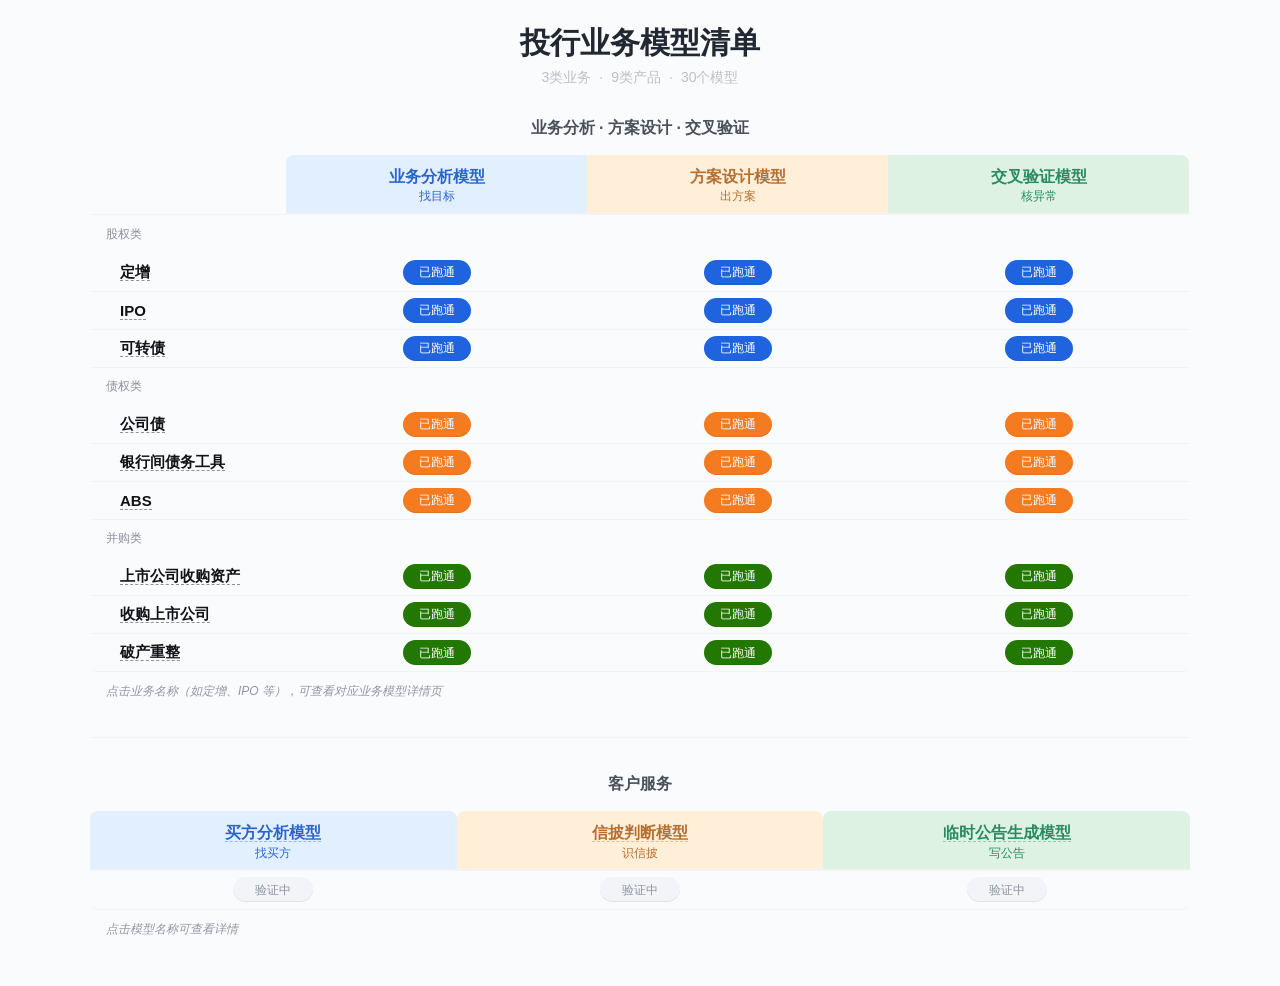
<file: onedeskagentworkspace/docs/投行业务模型清单文件-v5.2.html>
<!doctype html>
<html lang="zh-CN">
<head>
  <meta charset="UTF-8" />
  <meta name="viewport" content="width=device-width, initial-scale=1.0" />
  <title>投行业务模型清单</title>
  <style>
    :root {
      --bg: #fafbfc;
      --text-main: #222;
      --text-sub: #bcc0c8;
      --line: #f1f3f6;
      --label: #8a909a;
      --blue: #1f64de;
      --orange: #f47b20;
      --pill-gray-bg: #f3f4f7;
      --pill-gray-text: #8b93a1;
      --head-left-bg: #e2efff;
      --head-mid-bg: #ffefd8;
      --head-right-bg: #ddf2e2;
      --head-left: #2a66ca;
      --head-mid: #b56f33;
      --head-right: #2b8b60;
    }

    * { box-sizing: border-box; }

    body {
      margin: 0;
      background: var(--bg);
      font-family: "PingFang SC", "Microsoft YaHei", "Noto Sans SC", Arial, sans-serif;
      color: var(--text-main);
    }

    .wrap {
      width: 1200px;
      min-height: 100vh;
      margin: 0 auto;
      padding: 14px 0 48px;
      display: flex;
      flex-direction: column;
      justify-content: flex-start;
      padding-top: 36px;
    }

    .home-section-title {
      text-align: center;
      font-size: 16px;
      font-weight: 600;
      color: #4a515c;
      line-height: 1.2;
      margin: 0 0 18px;
      letter-spacing: 0;
    }

    .home-section-primary {
      margin-top: 0;
    }

    .home-section-divider {
      width: 1100px;
      margin: 36px auto;
      border: none;
      border-top: 1px solid var(--line);
    }

    .home-section-standalone {
      margin-top: 0;
    }

    .board-standalone {
      width: 1100px;
    }

    .board-standalone .standalone-tabs {
      display: grid;
      grid-template-columns: repeat(3, 1fr);
      align-items: stretch;
    }

    .board-standalone .standalone-tabs .tab {
      border-radius: 8px 8px 0 0;
      padding-bottom: 10px;
    }

    .board-standalone .head-stage {
      margin-top: 5px;
      font-size: 12px;
      line-height: 1.2;
      font-weight: 400;
      color: #a5acb6;
    }

    .board-standalone colgroup col,
    .board-standalone colgroup col:first-child,
    .board-standalone colgroup col:not(:first-child) {
      width: 33.333%;
    }

    .board-standalone tbody td.item {
      text-align: center;
      padding-left: 16px;
    }

    .board-standalone .head-main .biz-link {
      text-decoration: none;
      border-bottom: 1px dashed;
      cursor: pointer;
      transition: color 0.15s ease, border-color 0.15s ease;
    }
    .board-standalone .h-left .head-main .biz-link {
      color: var(--head-left);
      border-bottom-color: rgba(42, 102, 202, 0.4);
    }
    .board-standalone .h-left .head-main .biz-link:hover {
      color: #1a4d9e;
      border-bottom-color: rgba(42, 102, 202, 0.75);
    }
    .board-standalone .h-mid .head-main .biz-link {
      color: var(--head-mid);
      border-bottom-color: rgba(181, 111, 51, 0.4);
    }
    .board-standalone .h-mid .head-main .biz-link:hover {
      color: #8f5520;
      border-bottom-color: rgba(181, 111, 51, 0.75);
    }
    .board-standalone .h-right .head-main .biz-link {
      color: var(--head-right);
      border-bottom-color: rgba(43, 139, 96, 0.4);
    }
    .board-standalone .h-right .head-main .biz-link:hover {
      color: #1f6d4a;
      border-bottom-color: rgba(43, 139, 96, 0.75);
    }

    .board-standalone .pill {
      min-width: 80px;
    }

    .title {
      text-align: center;
      font-size: 30px;
      line-height: 1.12;
      margin: -10px 0 10px;
      font-weight: 700;
      color: #222831;
      letter-spacing: 0;
    }

    .sub-title {
      text-align: center;
      color: var(--text-sub);
      font-size: 14px;
      line-height: 1;
      margin-bottom: 34px;
    }

    .sub-title span {
      margin: 0 4px;
    }

    .board {
      width: 1100px;
      margin: 0 auto;
      background: transparent;
    }

    .tabs {
      display: grid;
      grid-template-columns: 196px 301px 301px 301px;
      align-items: stretch;
    }

    .tabs .spacer {
      background: transparent;
    }

    .tab {
      text-align: center;
      padding: 13px 6px 11px;
      border-bottom: 1px solid var(--line);
    }

    .tab .head-main {
      font-size: 16px;
      line-height: 1.1;
      margin-bottom: 5px;
      letter-spacing: 0;
      font-weight: 600;
    }

    .tab .head-sub {
      font-size: 12px;
      color: #a5acb6;
      line-height: 1;
      font-weight: 400;
    }

    .table-wrap {
      background: transparent;
      border-radius: 0 0 8px 8px;
      overflow: hidden;
      border-top: 1px solid var(--line);
      border-bottom: 1px solid var(--line);
      box-shadow: none;
    }

    .table-note {
      margin: 10px 0 0;
      padding: 0 0 0 16px;
      text-align: left;
      font-size: 12px;
      line-height: 1.55;
      color: #8f96a3;
      font-weight: 400;
      font-style: italic;
    }

    table {
      width: 100%;
      border-collapse: collapse;
      table-layout: fixed;
    }

    colgroup col:first-child { width: 196px; }
    colgroup col:not(:first-child) { width: 301px; }

    .h-left { background: var(--head-left-bg); }
    .h-mid { background: var(--head-mid-bg); }
    .h-right { background: var(--head-right-bg); }
    .h-left { border-top-left-radius: 8px; }
    .h-right { border-top-right-radius: 8px; }
    .h-left .head-main { color: var(--head-left); }
    .h-mid .head-main { color: var(--head-mid); }
    .h-right .head-main { color: var(--head-right); }
    .h-left .head-sub { color: var(--head-left); }
    .h-mid .head-sub { color: var(--head-mid); }
    .h-right .head-sub { color: var(--head-right); }

    tbody td {
      height: 38px;
      padding-top: 3px;
      padding-bottom: 3px;
      border-bottom: 1px solid var(--line);
      text-align: center;
      vertical-align: middle;
      font-size: 15px;
      color: #111;
      font-weight: 600;
      background: transparent;
    }

    tbody tr:last-child td {
      border-bottom: none;
    }

    tbody td.item {
      text-align: left;
      padding-left: 16px;
      font-size: 15px;
      color: #111318;
      font-weight: 600;
      letter-spacing: 0;
    }

    tbody tr:not(.group) td.item {
      padding-left: 30px;
    }

    .item-link {
      color: inherit;
      text-decoration: none;
    }

    .item-link:hover {
      text-decoration: underline;
    }

    /* 可跳转的业务名称：黑色字 + 深色虚线 */
    .item-link.biz-link {
      color: #111318;
      text-decoration: none;
      border-bottom: 1px dashed rgba(17, 19, 24, 0.45);
      cursor: pointer;
      transition: color 0.15s ease, border-color 0.15s ease, border-style 0.15s ease;
    }

    .item-link.biz-link:hover {
      color: #000;
      text-decoration: none;
      border-bottom-color: rgba(17, 19, 24, 0.75);
      border-bottom-style: solid;
    }

    .item-link.biz-link:focus-visible {
      outline: 2px solid #111318;
      outline-offset: 2px;
      border-radius: 2px;
    }

    .detail-view {
      width: 1200px;
      min-height: 0;
      margin: 0 auto;
      padding: 14px 0 8px;
      display: none;
      background: #ffffff !important;
    }

    .detail-view:target {
      display: block;
    }

    body.detail-open .wrap {
      display: none;
    }

    body.detail-open .detail-view {
      display: block;
    }

    body.detail-open {
      background: #ffffff !important;
    }

    body:has(.detail-view:target) .wrap {
      display: none;
    }

    body:has(.detail-view:target) {
      background: #ffffff !important;
    }

    .detail-toolbar {
      width: 1280px;
      margin: 0 auto 8px;
      display: none;
      justify-content: flex-start;
      background: #ffffff !important;
    }

    .back-btn {
      border: 1px solid #d9dde5;
      background: #fff;
      color: #3f4754;
      font-size: 16px;
      padding: 8px 16px;
      border-radius: 8px;
      cursor: pointer;
    }

    .back-btn:hover {
      background: #f5f7fa;
    }

    .dz-page {
      width: 1280px;
      margin: 0 auto;
      background: #ffffff !important;
      border-radius: 10px;
      padding: 6px 0 12px;
    }

    .dz-header {
      text-align: center;
      margin-bottom: 10px;
    }

    .dz-header h2 {
      font-size: 21px;
      color: #222831;
      margin: 0 0 4px;
    }

    .dz-sub {
      font-size: 14px;
      color: #737b89;
    }

    .dz-grid {
      display: grid;
      grid-template-columns: repeat(3, minmax(0, 1fr));
      gap: 16px;
      align-items: start;
    }

    .dz-card {
      background: #fff;
      border-radius: 16px;
      box-shadow: 0 6px 24px rgba(0,0,0,0.1);
      overflow: hidden;
    }

    .dz-card-head {
      padding: 20px 16px;
      border-bottom: 3px solid transparent;
      font-size: 18px;
      font-weight: 600;
    }

    .dz-card-head small {
      display: block;
      font-size: 12px;
      font-weight: 500;
      margin-bottom: 4px;
      opacity: 0.9;
    }

    .dz-card-head.blue { background: #eaf3ff; color: #1890ff; border-bottom-color: #1890ff; }
    .dz-card-head.orange { background: #fff5e5; color: #fa8c16; border-bottom-color: #fa8c16; }
    .dz-card-head.green { background: #eaf8ea; color: #237804; border-bottom-color: #237804; }

    .dz-card-body {
      padding: 16px;
    }

    .dz-item {
      font-size: 14px;
      font-weight: 600;
      padding: 8px 10px 8px 10px;
      margin-bottom: 10px;
      border-left: 3px solid currentColor;
      border-radius: 0 6px 6px 0;
      cursor: pointer;
    }

    .detail-iframe {
      width: 1280px;
      height: 100px;
      margin: 0 auto;
      border: none;
      display: none;
      background: #ffffff !important;
    }

    tbody tr.group td.item {
      color: var(--label);
      font-size: 12px;
      font-weight: 400;
      padding-left: 16px;
      letter-spacing: 0;
    }

    tbody tr.group td {
      border-bottom: none;
    }

    .pill {
      display: inline-flex;
      align-items: center;
      justify-content: center;
      min-width: 68px;
      height: 25px;
      padding: 0 14px;
      border-radius: 13px;
      font-size: 12px;
      line-height: 1;
      font-weight: 500;
      letter-spacing: 0;
      box-shadow: inset 0 -1px 0 rgba(0, 0, 0, 0.08);
    }

    .pill.blue { background: var(--blue); color: #fff; }
    .pill.orange { background: var(--orange); color: #fff; }
    .pill.green { background: #237804; color: #fff; }
    .pill.gray { background: var(--pill-gray-bg); color: var(--pill-gray-text); }

    .foot {
      width: 1100px;
      margin-top: 12px;
      margin-left: auto;
      margin-right: auto;
      padding-right: 0;
      text-align: right;
      color: #a0a6b2;
    }

    .foot .line-1 {
      font-size: 14px;
      line-height: 1.2;
      margin-bottom: 3px;
      color: #8f96a3;
    }

    .foot .line-1 .dark {
      color: #23262c;
      font-weight: 700;
    }

    .foot .line-2,
    .foot .line-3 {
      font-size: 12px;
      line-height: 1.42;
      letter-spacing: 0.8px;
      color: #b3b9c3;
    }

    .foot .line-2 {
      margin-bottom: 3px;
    }

    .foot b {
      color: #23262c;
      font-weight: 700;
    }

    .foot .deadline {
      display: inline-block;
      margin: 0 4px;
    }
  </style>
</head>
<body>
  <div class="wrap" id="list-view">
    <h1 class="title">投行业务模型清单</h1>
    <div class="sub-title">
      <span>3类业务</span><span>&middot;</span><span>9类产品</span><span>&middot;</span><span>30个模型</span>
    </div>

    <section class="home-section-primary" aria-label="业务分析、方案设计、交叉验证">
    <h2 class="home-section-title">业务分析 · 方案设计 · 交叉验证</h2>
    <div class="board">
      <div class="tabs">
        <div class="spacer"></div>
        <div class="tab h-left">
          <div class="head-main">业务分析模型</div>
          <div class="head-sub">找目标</div>
        </div>
        <div class="tab h-mid">
          <div class="head-main">方案设计模型</div>
          <div class="head-sub">出方案</div>
        </div>
        <div class="tab h-right">
          <div class="head-main">交叉验证模型</div>
          <div class="head-sub">核异常</div>
        </div>
      </div>

      <div class="table-wrap">
        <table aria-label="投行业务模型清单表格" aria-describedby="table-note">
          <colgroup>
            <col />
            <col />
            <col />
            <col />
          </colgroup>
          <tbody>
            <tr class="group">
              <td class="item">股权类</td>
              <td></td><td></td><td></td>
            </tr>
            <tr>
              <td class="item"><a class="item-link biz-link" href="#detail-view" data-biz="定增业务模型">定增</a></td>
              <td><span class="pill blue">已跑通</span></td>
              <td><span class="pill blue">已跑通</span></td>
              <td><span class="pill blue">已跑通</span></td>
            </tr>
            <tr>
              <td class="item"><a class="item-link biz-link" href="#detail-view" data-biz="IPO业务模型">IPO</a></td>
              <td><span class="pill blue">已跑通</span></td>
              <td><span class="pill blue">已跑通</span></td>
              <td><span class="pill blue">已跑通</span></td>
            </tr>
            <tr>
              <td class="item"><a class="item-link biz-link" href="#detail-view" data-biz="可转债业务模型">可转债</a></td>
              <td><span class="pill blue">已跑通</span></td>
              <td><span class="pill blue">已跑通</span></td>
              <td><span class="pill blue">已跑通</span></td>
            </tr>
            <tr class="group">
              <td class="item">债权类</td>
              <td></td><td></td><td></td>
            </tr>
            <tr>
              <td class="item"><a class="item-link biz-link" href="#detail-view" data-biz="公司债业务模型">公司债</a></td>
              <td><span class="pill orange">已跑通</span></td>
              <td><span class="pill orange">已跑通</span></td>
              <td><span class="pill orange">已跑通</span></td>
            </tr>
            <tr>
              <td class="item"><a class="item-link biz-link" href="#detail-view" data-biz="银行间债务工具业务模型">银行间债务工具</a></td>
              <td><span class="pill orange">已跑通</span></td>
              <td><span class="pill orange">已跑通</span></td>
              <td><span class="pill orange">已跑通</span></td>
            </tr>
            <tr>
              <td class="item"><a class="item-link biz-link" href="#detail-view" data-biz="ABS业务模型">ABS</a></td>
              <td><span class="pill orange">已跑通</span></td>
              <td><span class="pill orange">已跑通</span></td>
              <td><span class="pill orange">已跑通</span></td>
            </tr>
            <tr class="group">
              <td class="item">并购类</td>
              <td></td><td></td><td></td>
            </tr>
            <tr>
              <td class="item"><a class="item-link biz-link" href="#detail-view" data-biz="上市公司收购资产业务模型">上市公司收购资产</a></td>
              <td><span class="pill green">已跑通</span></td>
              <td><span class="pill green">已跑通</span></td>
              <td><span class="pill green">已跑通</span></td>
            </tr>
            <tr>
              <td class="item"><a class="item-link biz-link" href="#detail-view" data-biz="收购上市公司业务模型">收购上市公司</a></td>
              <td><span class="pill green">已跑通</span></td>
              <td><span class="pill green">已跑通</span></td>
              <td><span class="pill green">已跑通</span></td>
            </tr>
            <tr>
              <td class="item"><a class="item-link biz-link" href="#detail-view" data-biz="破产重整业务模型">破产重整</a></td>
              <td><span class="pill green">已跑通</span></td>
              <td><span class="pill green">已跑通</span></td>
              <td><span class="pill green">已跑通</span></td>
            </tr>
          </tbody>
        </table>
      </div>
      <p class="table-note" id="table-note" role="note">
        点击业务名称（如定增、IPO 等），可查看对应业务模型详情页
      </p>
    </div>
    </section>

    <hr class="home-section-divider" aria-hidden="true" />

    <section class="home-section-standalone" aria-label="客户服务">
      <h2 class="home-section-title">客户服务</h2>
      <div class="board board-standalone">
        <div class="standalone-tabs">
          <div class="tab h-left">
            <div class="head-main"><a class="item-link biz-link" href="#detail-view" data-biz="买方分析模型">买方分析模型</a></div>
            <div class="head-sub">找买方</div>
          </div>
          <div class="tab h-mid">
            <div class="head-main"><a class="item-link biz-link" href="#detail-view" data-biz="信披判断模型">信披判断模型</a></div>
            <div class="head-sub">识信披</div>
          </div>
          <div class="tab h-right">
            <div class="head-main"><a class="item-link biz-link" href="#detail-view" data-biz="临时公告生成模型">临时公告生成模型</a></div>
            <div class="head-sub">写公告</div>
          </div>
        </div>

        <div class="table-wrap">
          <table aria-label="客户服务模型清单">
            <colgroup>
              <col />
              <col />
              <col />
            </colgroup>
            <tbody>
              <tr>
                <td><span class="pill gray">验证中</span></td>
                <td><span class="pill gray">验证中</span></td>
                <td><span class="pill gray">验证中</span></td>
              </tr>
            </tbody>
          </table>
        </div>
        <p class="table-note" role="note">
          点击模型名称可查看详情
        </p>
      </div>
    </section>

  </div>

  <div class="detail-view" id="detail-view">
    <div class="detail-toolbar">
      <button class="back-btn" id="back-to-list" type="button">返回清单</button>
    </div>
    <iframe id="detail-iframe" class="detail-iframe" title="业务模型详情"></iframe>
    <div class="dz-page">
      <div class="dz-header">
        <h2 id="detail-title">定增业务模型</h2>
        <div class="dz-sub">业务分析 · 方案设计 · 交叉验证</div>
      </div>
      <div class="dz-grid">
        <div class="dz-card">
          <div class="dz-card-head blue"><small>MODEL 01</small>业务分析模型</div>
          <div class="dz-card-body" style="color:#1890ff">
            <div class="dz-item">股东与实控人</div>
            <div class="dz-item">现金与负债</div>
            <div class="dz-item">市场地位与业绩增速</div>
            <div class="dz-item">融资用途</div>
            <div class="dz-item">舆情与诉讼处罚</div>
          </div>
        </div>
        <div class="dz-card">
          <div class="dz-card-head orange"><small>MODEL 02</small>方案设计模型</div>
          <div class="dz-card-body" style="color:#fa8c16">
            <div class="dz-item">发行规模</div>
            <div class="dz-item">发行价格</div>
            <div class="dz-item">发行时机</div>
          </div>
        </div>
        <div class="dz-card">
          <div class="dz-card-head green"><small>MODEL 03</small>交叉验证模型</div>
          <div class="dz-card-body" style="color:#237804">
            <div class="dz-item">治理结构与实控人</div>
            <div class="dz-item">产品、客户与供应商</div>
            <div class="dz-item">财务数据异常</div>
            <div class="dz-item">募集资金</div>
            <div class="dz-item">舆情与诉讼处罚</div>
          </div>
        </div>
      </div>
    </div>
  </div>
  <template id="tpl-定增业务模型"><!DOCTYPE html>
<html lang="zh-CN">
<head>
    <meta charset="UTF-8">
    <meta name="viewport" content="width=device-width, initial-scale=1.0">
    <title>定增业务模型</title>
    <style>
        * { margin: 0; padding: 0; box-sizing: border-box; }
        body { font-family: -apple-system, BlinkMacSystemFont, 'Segoe UI', 'PingFang SC', 'Hiragino Sans GB', 'Microsoft YaHei', sans-serif; background: linear-gradient(135deg, #f5f7fa 0%, #e4e8ec 100%); min-height: 100vh; padding: 30px 20px; }
        .container { max-width: 1400px; margin: 0 auto; }
        .header { text-align: center; margin-bottom: 30px; }
        .header h1 { font-size: 32px; color: #333; margin-bottom: 10px; font-weight: 700; letter-spacing: -0.5px; }
        .header .subtitle { font-size: 16px; color: #666; font-weight: 400; }
        .models-grid { display: grid; grid-template-columns: repeat(3, 1fr); gap: 16px; }
        .model-card { background: #fff; border-radius: 16px; box-shadow: 0 6px 24px rgba(0,0,0,0.1); overflow: hidden; transition: transform 0.3s ease, box-shadow 0.3s ease; }
        .model-card:hover { transform: translateY(-6px); box-shadow: 0 12px 32px rgba(0,0,0,0.15); }
        .model-01 .card-header { background: linear-gradient(135deg, #e8f4fd 0%, #d4ebfa 100%); padding: 20px 16px; border-bottom: 3px solid #1890ff; }
        .model-01 .model-label { color: #1890ff; font-size: 12px; font-weight: 500; margin-bottom: 4px; }
        .model-01 .model-title { color: #1890ff; font-size: 18px; font-weight: 600; }
        .model-01 .tag { background: #1890ff; color: #fff; font-size: 11px; padding: 2px 8px; border-radius: 10px; margin-left: 8px; }
        .model-01 .card-body { padding: 16px; }
        .model-01 .section { margin-bottom: 10px; }
        .model-01 .section:last-child { margin-bottom: 0; }
        .model-01 .section-title { color: #1890ff; font-size: 14px; font-weight: 600; margin: 0; padding: 8px 10px 8px 10px; border-left: 3px solid #1890ff; border-radius: 0 6px 6px 0; cursor: pointer; user-select: none; transition: background 0.2s ease; }
        .model-01 .section-title:hover { background: rgba(24, 144, 255, 0.08); }
        .model-01 .section.is-open .section-title { margin-bottom: 10px; }
        .model-01 .section-body { display: none; }
        .model-01 .section.is-open .section-body { display: block; }
        .model-01 .item-tag { display: inline-block; background: #e8f4fd; color: #1890ff; font-size: 12px; padding: 6px 12px; border-radius: 6px; margin: 4px 6px 4px 0; border: 1px solid #b8daff; transition: all 0.2s ease; }
        .model-01 .item-tag:hover { background: #1890ff; color: #fff; transform: translateY(-1px); }
        .model-01 .sub-section-body .item-tag {
            display: inline-flex;
            width: auto;
            max-width: 100%;
            background: #e9f4ff;
            color: #237fda;
            border: 1px solid #b8daff;
            border-radius: 8px;
            padding: 7px 10px;
            margin: 6px 8px 6px 0;
            line-height: 1.35;
            transition: all .18s ease;
        }
        .model-01 .sub-section-body .item-tag:hover {
            background: #2f8be8;
            border-color: #1f6fc2;
            color: #ffffff;
            transform: none;
        }
        /* MODEL 01 三级维度强化样式（上市公司收购资产业务模型专用） */
        .model-01 .sub-section { margin-bottom: 10px; border: 1px solid #b8daff; border-radius: 10px; padding: 8px 10px; background: #f4f9ff; }
        .model-01 .sub-section:last-child { margin-bottom: 0; }
        .model-01 .sub-section-title { color: #237fda; font-size: 14px; font-weight: 700; margin: 0; padding: 4px 0; cursor: pointer; user-select: none; display: flex; align-items: center; }
        .model-01 .sub-section-title::before { content: '▶'; display: inline-block; margin-right: 6px; font-size: 10px; transition: transform 0.2s ease; color: #237fda; }
        .model-01 .sub-section.is-open .sub-section-title::before { transform: rotate(90deg); }
        .model-01 .sub-section-body { display: none; padding-top: 8px; border-top: 1px dashed #b8daff; }
        .model-01 .sub-section.is-open .sub-section-body { display: block; }
        .model-01 .sub-section-body .item-tag { display: block; width: 100%; background: #e9f4ff; color: #237fda; border: 1px solid #b8daff; border-radius: 8px; padding: 7px 10px; margin: 6px 0; line-height: 1.35; }
        .model-02 .card-header { background: linear-gradient(135deg, #fff7e6 0%, #ffe7ba 100%); padding: 20px 16px; border-bottom: 3px solid #fa8c16; }
        .model-02 .model-label { color: #fa8c16; font-size: 12px; font-weight: 500; margin-bottom: 4px; }
        .model-02 .model-title { color: #fa8c16; font-size: 18px; font-weight: 600; }
        .model-02 .tag { background: #fa8c16; color: #fff; font-size: 11px; padding: 2px 8px; border-radius: 10px; margin-left: 8px; }
        .model-02 .card-body { padding: 16px; }
        .model-02 .section { margin-bottom: 10px; }
        .model-02 .section:last-child { margin-bottom: 0; }
        .model-02 .section-title { color: #fa8c16; font-size: 14px; font-weight: 600; margin: 0; padding: 8px 10px 8px 10px; border-left: 3px solid #fa8c16; border-radius: 0 6px 6px 0; cursor: pointer; user-select: none; transition: background 0.2s ease; }
        .model-02 .section-title:hover { background: rgba(250, 140, 22, 0.08); }
        .model-02 .section.is-open .section-title { margin-bottom: 10px; }
        .model-02 .section-body { display: none; }
        .model-02 .section.is-open .section-body { display: block; }
        .model-02 .item-tag { display: inline-block; background: #fff7e6; color: #d46b08; font-size: 12px; padding: 6px 12px; border-radius: 6px; margin: 4px 6px 4px 0; border: 1px solid #ffd591; transition: all 0.2s ease; }
        .model-02 .item-tag:hover { background: #fa8c16; color: #fff; transform: translateY(-1px); }
        
        .model-02 .sub-section { margin-bottom: 12px; border: 1px solid #ffd591; border-radius: 8px; padding: 10px; background: rgba(250, 140, 22, 0.03); }
        .model-02 .sub-section:last-child { margin-bottom: 0; }
        .model-02 .sub-section-title { color: #fa8c16; font-size: 13px; font-weight: 600; margin: 0; padding: 6px 0; cursor: pointer; user-select: none; transition: background 0.2s ease; display: flex; align-items: center; }
        .model-02 .sub-section-title::before { content: '▶'; display: inline-block; margin-right: 6px; font-size: 10px; transition: transform 0.2s ease; }
        .model-02 .sub-section.is-open .sub-section-title::before { transform: rotate(90deg); }
        .model-02 .sub-section-title:hover { background: rgba(250, 140, 22, 0.08); }
        .model-02 .sub-section-body { display: none; padding-top: 8px; border-top: 1px dashed #ffd591; }
        .model-02 .sub-section.is-open .sub-section-body { display: block; }
        .model-03 .card-header { background: linear-gradient(135deg, #e6f7e6 0%, #b8e6b8 100%); padding: 20px 16px; border-bottom: 3px solid #237804; }
        .model-03 .model-label { color: #237804; font-size: 12px; font-weight: 500; margin-bottom: 4px; }
        .model-03 .model-title { color: #237804; font-size: 18px; font-weight: 600; }
        .model-03 .tag { background: #237804; color: #fff; font-size: 11px; padding: 2px 8px; border-radius: 10px; margin-left: 8px; }
        .model-03 .card-body { padding: 16px; }
        .model-03 .section { margin-bottom: 10px; }
        .model-03 .section:last-child { margin-bottom: 0; }
        .model-03 .section-title { color: #237804; font-size: 14px; font-weight: 600; margin: 0; padding: 8px 10px 8px 10px; border-left: 3px solid #237804; border-radius: 0 6px 6px 0; cursor: pointer; user-select: none; transition: background 0.2s ease; }
        .model-03 .section-title:hover { background: rgba(35, 120, 4, 0.08); }
        .model-03 .section.is-open .section-title { margin-bottom: 10px; }
        .model-03 .section-body { display: none; }
        .model-03 .section.is-open .section-body { display: block; }
        .model-03 .item-tag { display: inline-block; background: #e6f7e6; color: #237804; font-size: 12px; padding: 6px 12px; border-radius: 6px; margin: 4px 6px 4px 0; border: 1px solid #95de64; transition: all 0.2s ease; }
        .model-03 .item-tag:hover { background: #237804; color: #fff; transform: translateY(-1px); }
        .back-list {
            position: fixed;
            top: 14px;
            left: 14px;
            z-index: 20;
            display: inline-block;
            padding: 6px 12px;
            border-radius: 6px;
            border: 1px solid #d9d9d9;
            background: rgba(255, 255, 255, 0.95);
            color: #333;
            font-size: 12px;
            text-decoration: none;
            box-shadow: 0 2px 8px rgba(0, 0, 0, 0.06);
        }
        .back-list:hover { background: #fff; }
        html { zoom: 0.9; }
        @media (max-width: 1200px) { .models-grid { grid-template-columns: repeat(2, 1fr); } }
        @media (max-width: 768px) { .models-grid { grid-template-columns: 1fr; } }
    </style>
</head>
<body>
    <a class="back-list" href="#list-view" target="_parent">返回清单</a>
    <div class="container">
        <div class="header">
            <h1>定增业务模型</h1>
            <div class="subtitle">业务分析 · 方案设计 · 交叉验证</div>
        </div>
        <div class="models-grid">
            <div class="model-card model-01">
                <div class="card-header">
                    <div class="model-label">MODEL 01</div>
                    <div class="model-title">业务分析模型<span class="tag">找目标</span></div>
                </div>
                <div class="card-body">
                    <div class="section">
                        <div class="section-title" role="button" tabindex="0" aria-expanded="false">基本标准</div>
                        <div class="section-body">
                            <span class="item-tag">监管要求的最低发行标准</span>
                            <span class="item-tag">符合国家产业政策</span>
                            <span class="item-tag">无重大诉讼及处罚</span>
                        </div>
                    </div>
                    <div class="section">
                        <div class="section-title" role="button" tabindex="0" aria-expanded="false">公司标准</div>
                        <div class="section-body">
                            <div class="sub-section">
                                <div class="sub-section-title" role="button" tabindex="0" aria-expanded="false">实控人情况</div>
                                <div class="sub-section-body">
                                    <span class="item-tag">实控人持股比例</span>
                                    <span class="item-tag">实控人股权质押比例</span>
                                </div>
                            </div>
                            <div class="sub-section">
                                <div class="sub-section-title" role="button" tabindex="0" aria-expanded="false">资金情况</div>
                                <div class="sub-section-body">
                                    <span class="item-tag">货币资金余额</span>
                                </div>
                            </div>
                            <div class="sub-section">
                                <div class="sub-section-title" role="button" tabindex="0" aria-expanded="false">负债情况</div>
                                <div class="sub-section-body">
                                    <span class="item-tag">资产负债率</span>
                                    <span class="item-tag">贷款余额</span>
                                </div>
                            </div>
                            <div class="sub-section">
                                <div class="sub-section-title" role="button" tabindex="0" aria-expanded="false">生产情况</div>
                                <div class="sub-section-body">
                                    <span class="item-tag">产能利用率</span>
                                </div>
                            </div>
                        </div>
                    </div>
                </div>
            </div>
            <div class="model-card model-02">
                <div class="card-header">
                    <div class="model-label">MODEL 02</div>
                    <div class="model-title">方案设计模型<span class="tag">出方案</span></div>
                </div>
                <div class="card-body">
                    <div class="section">
                        <div class="section-title" role="button" tabindex="0" aria-expanded="false">发行规模</div>
                        <div class="section-body">
                            <div class="sub-section">
                                <div class="sub-section-title" role="button" tabindex="0" aria-expanded="false">小额快速发行规模</div>
                                <div class="sub-section-body">
                                    <span class="item-tag">净资产的20%与3亿元孰低</span>
                                </div>
                            </div>
                            <div class="sub-section">
                                <div class="sub-section-title" role="button" tabindex="0" aria-expanded="false">普通定增发行规模</div>
                                <div class="sub-section-body">
                                    <span class="item-tag">总股本×30%×发行底价 − 理财投资等</span>
                                </div>
                            </div>
                            <div class="sub-section">
                                <div class="sub-section-title" role="button" tabindex="0" aria-expanded="false">资金用途</div>
                                <div class="sub-section-body">
                                    <span class="item-tag">主业相关实体项目为主，且补流金额≤总规模的30%</span>
                                </div>
                            </div>
                        </div>
                    </div>
                    <div class="section">
                        <div class="section-title" role="button" tabindex="0" aria-expanded="false">发行价格</div>
                        <div class="section-body">
                            <div class="sub-section">
                                <div class="sub-section-title" role="button" tabindex="0" aria-expanded="false">定价基准日</div>
                                <div class="sub-section-body">
                                    <span class="item-tag">询价选发行期首日</span>
                                    <span class="item-tag">锁价选董事会决议公告日或股东会决议公告日</span>
                                </div>
                            </div>
                            <div class="sub-section">
                                <div class="sub-section-title" role="button" tabindex="0" aria-expanded="false">发行底价</div>
                                <div class="sub-section-body">
                                    <span class="item-tag">定价基准日前20日均价×80%</span>
                                </div>
                            </div>
                            <div class="sub-section">
                                <div class="sub-section-title" role="button" tabindex="0" aria-expanded="false">除权除息</div>
                                <div class="sub-section-body">
                                </div>
                            </div>
                        </div>
                    </div>
                    <div class="section">
                        <div class="section-title" role="button" tabindex="0" aria-expanded="false">发行时机</div>
                        <div class="section-body">
                            <div class="sub-section">
                                <div class="sub-section-title" role="button" tabindex="0" aria-expanded="false">股价水平</div>
                                <div class="sub-section-body">
                                    <span class="item-tag">市盈率、市净率及产业内排名</span>
                                </div>
                            </div>
                            <div class="sub-section">
                                <div class="sub-section-title" role="button" tabindex="0" aria-expanded="false">产业增速</div>
                                <div class="sub-section-body">
                                </div>
                            </div>
                            <div class="sub-section">
                                <div class="sub-section-title" role="button" tabindex="0" aria-expanded="false">指数走势</div>
                                <div class="sub-section-body">
                                </div>
                            </div>
                        </div>
                    </div>
                </div>
            </div>
            <div class="model-card model-03">
                <div class="card-header">
                    <div class="model-label">MODEL 03</div>
                    <div class="model-title">交叉验证模型<span class="tag">核异常</span></div>
                </div>
                <div class="card-body">
                    <div class="section">
                        <div class="section-title" role="button" tabindex="0" aria-expanded="false">治理结构与实控人异常</div>
                        <div class="section-body">
                            <span class="item-tag">控制权异常</span>
                            <span class="item-tag">实控人及股东背景异常</span>
                            <span class="item-tag">实控人、高管信用异常</span>
                            <span class="item-tag">大股东占用资金</span>
                            <span class="item-tag">关联交易异常</span>
                        </div>
                    </div>
                    <div class="section">
                        <div class="section-title" role="button" tabindex="0" aria-expanded="false">产品、客户与供应商异常</div>
                        <div class="section-body">
                            <span class="item-tag">产品结构异常</span>
                            <span class="item-tag">产能产量异常</span>
                            <span class="item-tag">市场份额异常</span>
                            <span class="item-tag">主要客户异常</span>
                            <span class="item-tag">主要供应商异常</span>
                        </div>
                    </div>
                    <div class="section">
                        <div class="section-title" role="button" tabindex="0" aria-expanded="false">财务数据异常</div>
                        <div class="section-body">
                            <span class="item-tag">应收款异常</span>
                            <span class="item-tag">存货异常</span>
                            <span class="item-tag">研发投入异常</span>
                            <span class="item-tag">收入异常</span>
                            <span class="item-tag">成本异常</span>
                        </div>
                    </div>
                    <div class="section">
                        <div class="section-title" role="button" tabindex="0" aria-expanded="false">募集资金异常</div>
                        <div class="section-body">
                            <span class="item-tag">融资必要性</span>
                            <span class="item-tag">募集资金用途异常</span>
                            <span class="item-tag">募资规模异常</span>
                            <span class="item-tag">前次募资使用异常</span>
                        </div>
                    </div>
                    <div class="section">
                        <div class="section-title" role="button" tabindex="0" aria-expanded="false">舆情与诉讼处罚</div>
                        <div class="section-body">
                            <span class="item-tag">处罚</span>
                            <span class="item-tag">诉讼仲裁</span>
                            <span class="item-tag">政策负面变化</span>
                            <span class="item-tag">媒体负面报道</span>
                            <span class="item-tag">投诉举报</span>
                        </div>
                    </div>
                </div>
            </div>
        </div>
    </div>
    <script>
        document.addEventListener('DOMContentLoaded', function() {
            const sections = document.querySelectorAll('.section');
            sections.forEach(section => {
                const sectionTitle = section.querySelector('.section-title');
                if (!sectionTitle) return;
                sectionTitle.addEventListener('click', function() {
                    section.classList.toggle('is-open');
                    sectionTitle.setAttribute('aria-expanded', section.classList.contains('is-open'));
                });
                sectionTitle.addEventListener('keydown', function(e) {
                    if (e.key === 'Enter' || e.key === ' ') { e.preventDefault(); section.classList.toggle('is-open'); sectionTitle.setAttribute('aria-expanded', section.classList.contains('is-open')); }
                });
            });

            const subSections = document.querySelectorAll('.sub-section');
            subSections.forEach(subSection => {
                const subSectionTitle = subSection.querySelector('.sub-section-title');
                if (!subSectionTitle) return;
                const subBody = subSection.querySelector('.sub-section-body');
                const subBtn = subSectionTitle.querySelector('.sub-toggle-btn');
                const syncSubState = (open) => {
                    subSection.classList.toggle('is-open', open);
                    subSectionTitle.setAttribute('aria-expanded', open ? 'true' : 'false');
                    if (subBtn) {
                        subBtn.setAttribute('aria-expanded', open ? 'true' : 'false');
                        subBtn.style.transform = open ? 'rotate(0deg)' : 'rotate(-90deg)';
                    }
                    if (subBody) subBody.style.display = open ? 'block' : 'none';
                };
                syncSubState(false);
                subSectionTitle.addEventListener('click', function() {
                    syncSubState(!subSection.classList.contains('is-open'));
                });
                subSectionTitle.addEventListener('keydown', function(e) {
                    if (e.key === 'Enter' || e.key === ' ') {
                        e.preventDefault();
                        syncSubState(!subSection.classList.contains('is-open'));
                    }
                });
            });
        });
    </script>
</body>
</html>
</template>
  <template id="tpl-IPO业务模型"><!DOCTYPE html>
<html lang="zh-CN">
<head>
    <meta charset="UTF-8">
    <meta name="viewport" content="width=device-width, initial-scale=1.0">
    <title>IPO业务模型</title>
    <style>
        * {
            margin: 0;
            padding: 0;
            box-sizing: border-box;
        }
        
        body {
            font-family: -apple-system, BlinkMacSystemFont, 'Segoe UI', 'PingFang SC', 'Hiragino Sans GB', 'Microsoft YaHei', sans-serif;
            background: linear-gradient(135deg, #f5f7fa 0%, #e4e8ec 100%);
            min-height: 100vh;
            padding: 30px 20px;
        }
        
        .container {
            max-width: 1400px;
            margin: 0 auto;
        }
        
        .header {
            text-align: center;
            margin-bottom: 30px;
        }
        
        .header h1 {
            font-size: 32px;
            color: #333;
            margin-bottom: 10px;
            font-weight: 700;
            letter-spacing: -0.5px;
        }
        
        .header .subtitle {
            font-size: 16px;
            color: #666;
            font-weight: 400;
        }
        
        .models-grid {
            display: grid;
            grid-template-columns: repeat(3, 1fr);
            gap: 16px;
        }
        
        .model-card {
            background: #fff;
            border-radius: 16px;
            box-shadow: 0 6px 24px rgba(0,0,0,0.1);
            overflow: hidden;
            transition: transform 0.3s ease, box-shadow 0.3s ease;
        }
        
        .model-card:hover {
            transform: translateY(-6px);
            box-shadow: 0 12px 32px rgba(0,0,0,0.15);
        }
        
        .model-01 .card-header {
            background: linear-gradient(135deg, #e8f4fd 0%, #d4ebfa 100%);
            padding: 20px 16px;
            border-bottom: 3px solid #1890ff;
        }
        
        .model-01 .model-label {
            color: #1890ff;
            font-size: 12px;
            font-weight: 500;
            margin-bottom: 4px;
        }
        
        .model-01 .model-title {
            color: #1890ff;
            font-size: 18px;
            font-weight: 600;
        }
        
        .model-01 .tag {
            background: #1890ff;
            color: #fff;
            font-size: 11px;
            padding: 2px 8px;
            border-radius: 10px;
            margin-left: 8px;
        }
        
        .model-01 .card-body {
            padding: 16px;
        }

        .model-01 .section {
            margin-bottom: 10px;
        }

        .model-01 .section:last-child {
            margin-bottom: 0;
        }

        .model-01 .section-title {
            color: #1890ff;
            font-size: 14px;
            font-weight: 600;
            margin: 0;
            padding: 8px 10px 8px 10px;
            border-left: 3px solid #1890ff;
            border-radius: 0 6px 6px 0;
            cursor: pointer;
            user-select: none;
            transition: background 0.2s ease;
        }

        .model-01 .section-title:hover {
            background: rgba(24, 144, 255, 0.08);
        }

        .model-01 .section.is-open .section-title {
            margin-bottom: 10px;
        }

        .model-01 .section-body {
            display: none;
        }

        .model-01 .section.is-open .section-body {
            display: block;
        }
        
        .model-01 .item-tag {
            display: inline-block;
            background: #e8f4fd;
            color: #1890ff;
            font-size: 12px;
            padding: 6px 12px;
            border-radius: 6px;
            margin: 4px 6px 4px 0;
            border: 1px solid #b8daff;
            transition: all 0.2s ease;
        }
        
        .model-01 .item-tag:hover {
            background: #1890ff;
            color: #fff;
            transform: translateY(-1px);
        }
        
        .model-02 .card-header {
            background: linear-gradient(135deg, #fff7e6 0%, #ffe7ba 100%);
            padding: 20px 16px;
            border-bottom: 3px solid #fa8c16;
        }
        
        .model-02 .model-label {
            color: #fa8c16;
            font-size: 12px;
            font-weight: 500;
            margin-bottom: 4px;
        }
        
        .model-02 .model-title {
            color: #fa8c16;
            font-size: 18px;
            font-weight: 600;
        }
        
        .model-02 .tag {
            background: #fa8c16;
            color: #fff;
            font-size: 11px;
            padding: 2px 8px;
            border-radius: 10px;
            margin-left: 8px;
        }
        
        .model-02 .card-body {
            padding: 16px;
        }
        
        .model-02 .section {
            margin-bottom: 10px;
        }

        .model-02 .section:last-child {
            margin-bottom: 0;
        }
        
        .model-02 .section-title {
            color: #fa8c16;
            font-size: 14px;
            font-weight: 600;
            margin: 0;
            padding: 8px 10px 8px 10px;
            border-left: 3px solid #fa8c16;
            border-radius: 0 6px 6px 0;
            cursor: pointer;
            user-select: none;
            transition: background 0.2s ease;
        }

        .model-02 .section-title:hover {
            background: rgba(250, 140, 22, 0.08);
        }

        .model-02 .section.is-open .section-title {
            margin-bottom: 10px;
        }

        .model-02 .section-body {
            display: none;
        }

        .model-02 .section.is-open .section-body {
            display: block;
        }
        
        .model-02 .item-tag {
            display: inline-block;
            background: #fff7e6;
            color: #d46b08;
            font-size: 12px;
            padding: 6px 12px;
            border-radius: 6px;
            margin: 4px 6px 4px 0;
            border: 1px solid #ffd591;
            transition: all 0.2s ease;
        }
        
        .model-02 .item-tag:hover {
            background: #fa8c16;
            color: #fff;
            transform: translateY(-1px);
        }
        
        .model-02 .sub-section {
            margin-bottom: 12px;
            border: 1px solid #ffd591;
            border-radius: 8px;
            padding: 10px;
            background: rgba(250, 140, 22, 0.03);
        }
        
        .model-02 .sub-section:last-child {
            margin-bottom: 0;
        }
        
        .model-02 .sub-section-title {
            color: #fa8c16;
            font-size: 13px;
            font-weight: 600;
            margin: 0;
            padding: 6px 0;
            cursor: pointer;
            user-select: none;
            transition: background 0.2s ease;
            display: flex;
            align-items: center;
        }
        
        .model-02 .sub-section-title::before {
            content: '▶';
            display: inline-block;
            margin-right: 6px;
            font-size: 10px;
            transition: transform 0.2s ease;
        }
        
        .model-02 .sub-section.is-open .sub-section-title::before {
            transform: rotate(90deg);
        }
        
        .model-02 .sub-section-title:hover {
            background: rgba(250, 140, 22, 0.08);
        }
        
        .model-02 .sub-section-body {
            display: none;
            padding-top: 8px;
            border-top: 1px dashed #ffd591;
        }
        
        .model-02 .sub-section.is-open .sub-section-body {
            display: block;
        }
        
        .model-03 .card-header {
            background: linear-gradient(135deg, #e6f7e6 0%, #b8e6b8 100%);
            padding: 20px 16px;
            border-bottom: 3px solid #237804;
        }
        
        .model-03 .model-label {
            color: #237804;
            font-size: 12px;
            font-weight: 500;
            margin-bottom: 4px;
        }
        
        .model-03 .model-title {
            color: #237804;
            font-size: 18px;
            font-weight: 600;
        }
        
        .model-03 .tag {
            background: #237804;
            color: #fff;
            font-size: 11px;
            padding: 2px 8px;
            border-radius: 10px;
            margin-left: 8px;
        }
        
        .model-03 .card-body {
            padding: 16px;
        }
        
        .model-03 .section {
            margin-bottom: 10px;
        }

        .model-03 .section:last-child {
            margin-bottom: 0;
        }

        .model-03 .section-title {
            color: #237804;
            font-size: 14px;
            font-weight: 600;
            margin: 0;
            padding: 8px 10px 8px 10px;
            border-left: 3px solid #237804;
            border-radius: 0 6px 6px 0;
            cursor: pointer;
            user-select: none;
            transition: background 0.2s ease;
        }

        .model-03 .section-title:hover {
            background: rgba(35, 120, 4, 0.08);
        }

        .model-03 .section.is-open .section-title {
            margin-bottom: 10px;
        }

        .model-03 .section-body {
            display: none;
        }

        .model-03 .section.is-open .section-body {
            display: block;
        }
        
        .model-03 .item-tag {
            display: inline-block;
            background: #e6f7e6;
            color: #237804;
            font-size: 12px;
            padding: 6px 12px;
            border-radius: 6px;
            margin: 4px 6px 4px 0;
            border: 1px solid #95de64;
            transition: all 0.2s ease;
        }
        
        .model-03 .item-tag:hover {
            background: #237804;
            color: #fff;
            transform: translateY(-1px);
        }
        
        .back-list {
            position: fixed;
            top: 14px;
            left: 14px;
            z-index: 20;
            display: inline-block;
            padding: 6px 12px;
            border-radius: 6px;
            border: 1px solid #d9d9d9;
            background: rgba(255, 255, 255, 0.95);
            color: #333;
            font-size: 12px;
            text-decoration: none;
            box-shadow: 0 2px 8px rgba(0, 0, 0, 0.06);
        }
        .back-list:hover { background: #fff; }
        /* Align page resolution/layout with 定增业务模型.html */
        body { min-height: 100vh; padding: 30px 20px; }
        .container { max-width: 1400px; }
        .header { margin-bottom: 30px; }
        .models-grid { grid-template-columns: repeat(3, 1fr); gap: 16px; }
        .model-card { border-radius: 16px; }
        html { zoom: 0.9; }
        @media (max-width: 1200px) {
            .models-grid {
                grid-template-columns: repeat(2, 1fr);
            }
        }
        
        @media (max-width: 768px) {
            .models-grid {
                grid-template-columns: 1fr;
            }
        }
    </style>
</head>
<body>
    <a class="back-list" href="#list-view" target="_parent">返回清单</a>
    <div class="container">
        <div class="header">
            <h1>IPO业务模型</h1>
            <div class="subtitle">业务分析 · 方案设计 · 交叉验证</div>
        </div>
        
        <div class="models-grid">
            <div class="model-card model-01">
                <div class="card-header">
                    <div class="model-label">MODEL 01</div>
                    <div class="model-title">业务分析模型<span class="tag">找目标</span></div>
                </div>
                <div class="card-body">
                    <div class="section">
                        <div class="section-title" role="button" tabindex="0" aria-expanded="false">基本标准</div>
                        <div class="section-body">
                            <span class="item-tag">监管要求的最低发行标准</span>
                            <span class="item-tag">符合国家产业政策</span>
                            <span class="item-tag">无重大诉讼及处罚</span>
                        </div>
                    </div>
                    <div class="section">
                        <div class="section-title" role="button" tabindex="0" aria-expanded="false">公司标准</div>
                        <div class="section-body">
                            <div class="sub-section" style="margin-bottom:10px;border:1px solid #b8daff;border-radius:10px;padding:8px 10px;background:#f4f9ff;">
                                <div class="sub-section-title" role="button" tabindex="0" aria-expanded="false" style="color:#237fda;font-size:14px;font-weight:700;padding:6px 8px;background:#e9f4ff;border-radius:6px;display:flex;align-items:center;gap:6px;cursor:pointer;user-select:none;">
                                    <button type="button" class="sub-toggle-btn" aria-expanded="false" style="border:none;background:transparent;color:#237fda;font-size:12px;line-height:1;padding:0;margin-right:2px;cursor:pointer;width:13px;height:13px;display:inline-flex;align-items:center;justify-content:center;transform:rotate(-90deg);transition:transform .15s ease;">▼</button>
                                    <span>实控人情况</span>
                                </div>
                                <div class="sub-section-body" style="display:none;padding-top:8px;border-top:1px dashed #b8daff;">
                                    <span class="item-tag">实控人持股层级</span>
                                    <span class="item-tag">实控人认定清晰</span>
                                </div>
                            </div>
                            <div class="sub-section" style="margin-bottom:10px;border:1px solid #b8daff;border-radius:10px;padding:8px 10px;background:#f4f9ff;">
                                <div class="sub-section-title" role="button" tabindex="0" aria-expanded="false" style="color:#237fda;font-size:14px;font-weight:700;padding:6px 8px;background:#e9f4ff;border-radius:6px;display:flex;align-items:center;gap:6px;cursor:pointer;user-select:none;">
                                    <button type="button" class="sub-toggle-btn" aria-expanded="false" style="border:none;background:transparent;color:#237fda;font-size:12px;line-height:1;padding:0;margin-right:2px;cursor:pointer;width:13px;height:13px;display:inline-flex;align-items:center;justify-content:center;transform:rotate(-90deg);transition:transform .15s ease;">▼</button>
                                    <span>业绩增速</span>
                                </div>
                                <div class="sub-section-body" style="display:none;padding-top:8px;border-top:1px dashed #b8daff;">
                                    <span class="item-tag">收入增长率</span>
                                    <span class="item-tag">净利润增长率</span>
                                </div>
                            </div>
                            <div class="sub-section" style="margin-bottom:10px;border:1px solid #b8daff;border-radius:10px;padding:8px 10px;background:#f4f9ff;">
                                <div class="sub-section-title" role="button" tabindex="0" aria-expanded="false" style="color:#237fda;font-size:14px;font-weight:700;padding:6px 8px;background:#e9f4ff;border-radius:6px;display:flex;align-items:center;gap:6px;cursor:pointer;user-select:none;">
                                    <button type="button" class="sub-toggle-btn" aria-expanded="false" style="border:none;background:transparent;color:#237fda;font-size:12px;line-height:1;padding:0;margin-right:2px;cursor:pointer;width:13px;height:13px;display:inline-flex;align-items:center;justify-content:center;transform:rotate(-90deg);transition:transform .15s ease;">▼</button>
                                    <span>关联交易情况</span>
                                </div>
                                <div class="sub-section-body" style="display:none;padding-top:8px;border-top:1px dashed #b8daff;">
                                    <span class="item-tag">关联交易占比</span>
                                </div>
                            </div>
                        </div>
                    </div>
                </div>
            </div>

            <div class="model-card model-02">
                <div class="card-header">
                    <div class="model-label">MODEL 02</div>
                    <div class="model-title">方案设计模型<span class="tag">出方案</span></div>
                </div>
                <div class="card-body">
                    <div class="section">
                        <div class="section-title" role="button" tabindex="0" aria-expanded="false">板块定位</div>
                        <div class="section-body">
                            <span class="item-tag">主板（大盘蓝筹）</span>
                            <span class="item-tag">科创板（硬科技）</span>
                            <span class="item-tag">创业板（三创四新）</span>
                            <span class="item-tag">北交所（专精特新）</span>
                        </div>
                    </div>
                    <div class="section">
                        <div class="section-title" role="button" tabindex="0" aria-expanded="false">发行规模</div>
                        <div class="section-body">
                            <div class="sub-section">
                                <div class="sub-section-title" role="button" tabindex="0" aria-expanded="false">公开发行比例</div>
                                <div class="sub-section-body">
                                    <span class="item-tag">发行后总股本≤4亿股：公开发行比例≥25%</span>
                                    <span class="item-tag">发行后总股本>4亿股：公开发行比例≥10%</span>
                                </div>
                            </div>
                            <div class="sub-section">
                                <div class="sub-section-title" role="button" tabindex="0" aria-expanded="false">发行后总股本</div>
                                <div class="sub-section-body">
                                    <span class="item-tag">主板/科创板/创业板：发行后股本总额≥5000万元</span>
                                    <span class="item-tag">北交所：发行后股本总额≥3000万元</span>
                                </div>
                            </div>
                            <div class="sub-section">
                                <div class="sub-section-title" role="button" tabindex="0" aria-expanded="false">资金用途</div>
                                <div class="sub-section-body">
                                    <span class="item-tag">主业相关实体项目为主，且补流金额≤总规模的30%</span>
                                </div>
                            </div>
                        </div>
                    </div>
                    <div class="section">
                        <div class="section-title" role="button" tabindex="0" aria-expanded="false">发行底价</div>
                        <div class="section-body">
                            <div class="sub-section">
                                <div class="sub-section-title" role="button" tabindex="0" aria-expanded="false">可比公司参考定价</div>
                                <div class="sub-section-body">
                                    <span class="item-tag">盈利企业：市盈率、市盈率相对净利润增长率</span>
                                    <span class="item-tag">未盈利企业：市净率、市销率</span>
                                </div>
                            </div>
                        </div>
                    </div>
                </div>
            </div>
            
            <div class="model-card model-03">
                <div class="card-header">
                    <div class="model-label">MODEL 03</div>
                    <div class="model-title">交叉验证模型<span class="tag">核异常</span></div>
                </div>
                <div class="card-body">
                    <div class="section">
                        <div class="section-title" role="button" tabindex="0" aria-expanded="false">治理结构与实控人异常</div>
                        <div class="section-body">
                            <span class="item-tag">控制权异常</span>
                            <span class="item-tag">实控人及股东背景异常</span>
                            <span class="item-tag">实控人、高管信用异常</span>
                            <span class="item-tag">董监高任职资格</span>
                            <span class="item-tag">决策记录与制度执行</span>
                        </div>
                    </div>
                    <div class="section">
                        <div class="section-title" role="button" tabindex="0" aria-expanded="false">产品、客户与供应商异常</div>
                        <div class="section-body">
                            <span class="item-tag">产品结构异常</span>
                            <span class="item-tag">产能产量异常</span>
                            <span class="item-tag">产销不匹配</span>
                            <span class="item-tag">主要客户异常</span>
                            <span class="item-tag">主要供应商异常</span>
                        </div>
                    </div>
                    <div class="section">
                        <div class="section-title" role="button" tabindex="0" aria-expanded="false">财务数据异常</div>
                        <div class="section-body">
                            <span class="item-tag">应收款异常</span>
                            <span class="item-tag">存货异常</span>
                            <span class="item-tag">固定资产异常</span>
                            <span class="item-tag">负债异常</span>
                            <span class="item-tag">收入异常</span>
                            <span class="item-tag">成本异常</span>
                            <span class="item-tag">利润与现金流异常</span>
                        </div>
                    </div>
                    <div class="section">
                        <div class="section-title" role="button" tabindex="0" aria-expanded="false">舆情与诉讼处罚</div>
                        <div class="section-body">
                            <span class="item-tag">处罚</span>
                            <span class="item-tag">诉讼仲裁</span>
                            <span class="item-tag">政策负面变化</span>
                            <span class="item-tag">媒体负面报道</span>
                            <span class="item-tag">投诉举报</span>
                        </div>
                    </div>
                </div>
            </div>
        </div>
    </div>
    
    <script>
        document.addEventListener('DOMContentLoaded', function() {
            const sections = document.querySelectorAll('.section');
            
            sections.forEach(section => {
                const sectionTitle = section.querySelector('.section-title');
                if (!sectionTitle) return;
                
                sectionTitle.addEventListener('click', function() {
                    section.classList.toggle('is-open');
                    const isOpen = section.classList.contains('is-open');
                    sectionTitle.setAttribute('aria-expanded', isOpen);
                });
                
                sectionTitle.addEventListener('keydown', function(e) {
                    if (e.key === 'Enter' || e.key === ' ') {
                        e.preventDefault();
                        section.classList.toggle('is-open');
                        const isOpen = section.classList.contains('is-open');
                        sectionTitle.setAttribute('aria-expanded', isOpen);
                    }
                });
            });

            const subSections = document.querySelectorAll('.sub-section');

            subSections.forEach(subSection => {
                const subSectionTitle = subSection.querySelector('.sub-section-title');
                if (!subSectionTitle) return;
                const subBody = subSection.querySelector('.sub-section-body');
                const subBtn = subSectionTitle.querySelector('.sub-toggle-btn');
                const syncSubState = (open) => {
                    subSection.classList.toggle('is-open', open);
                    subSectionTitle.setAttribute('aria-expanded', open ? 'true' : 'false');
                    if (subBtn) {
                        subBtn.setAttribute('aria-expanded', open ? 'true' : 'false');
                        subBtn.style.transform = open ? 'rotate(0deg)' : 'rotate(-90deg)';
                    }
                    if (subBody) subBody.style.display = open ? 'block' : 'none';
                };
                syncSubState(false);
                subSectionTitle.addEventListener('click', function(e) {
                    e.preventDefault();
                    e.stopPropagation();
                    syncSubState(!subSection.classList.contains('is-open'));
                });
                subSectionTitle.addEventListener('keydown', function(e) {
                    if (e.key === 'Enter' || e.key === ' ') {
                        e.preventDefault();
                        e.stopPropagation();
                        syncSubState(!subSection.classList.contains('is-open'));
                    }
                });
            });
        });
    </script>
</body>
</html>
</template>
  <template id="tpl-可转债业务模型"><!DOCTYPE html>
<html lang="zh-CN">
<head>
    <meta charset="UTF-8">
    <meta name="viewport" content="width=device-width, initial-scale=1.0">
    <title>可转债业务模型</title>
    <style>
        * { margin: 0; padding: 0; box-sizing: border-box; }
        body { font-family: -apple-system, BlinkMacSystemFont, 'Segoe UI', 'PingFang SC', 'Hiragino Sans GB', 'Microsoft YaHei', sans-serif; background: linear-gradient(135deg, #f5f7fa 0%, #e4e8ec 100%); min-height: 100vh; padding: 30px 20px; }
        .container { max-width: 1400px; margin: 0 auto; }
        .header { text-align: center; margin-bottom: 30px; }
        .header h1 { font-size: 32px; color: #333; margin-bottom: 10px; font-weight: 700; letter-spacing: -0.5px; }
        .header .subtitle { font-size: 16px; color: #666; font-weight: 400; }
        .models-grid { display: grid; grid-template-columns: repeat(3, 1fr); gap: 16px; }
        .model-card { background: #fff; border-radius: 16px; box-shadow: 0 6px 24px rgba(0,0,0,0.1); overflow: hidden; transition: transform 0.3s ease, box-shadow 0.3s ease; }
        .model-card:hover { transform: translateY(-6px); box-shadow: 0 12px 32px rgba(0,0,0,0.15); }
        .model-01 .card-header { background: linear-gradient(135deg, #e8f4fd 0%, #d4ebfa 100%); padding: 20px 16px; border-bottom: 3px solid #1890ff; }
        .model-01 .model-label { color: #1890ff; font-size: 12px; font-weight: 500; margin-bottom: 4px; }
        .model-01 .model-title { color: #1890ff; font-size: 18px; font-weight: 600; }
        .model-01 .tag { background: #1890ff; color: #fff; font-size: 11px; padding: 2px 8px; border-radius: 10px; margin-left: 8px; }
        .model-01 .card-body { padding: 16px; }
        .model-01 .section { margin-bottom: 10px; }
        .model-01 .section:last-child { margin-bottom: 0; }
        .model-01 .section-title { color: #1890ff; font-size: 14px; font-weight: 600; margin: 0; padding: 8px 10px 8px 10px; border-left: 3px solid #1890ff; border-radius: 0 6px 6px 0; cursor: pointer; user-select: none; transition: background 0.2s ease; }
        .model-01 .section-title:hover { background: rgba(24, 144, 255, 0.08); }
        .model-01 .section.is-open .section-title { margin-bottom: 10px; }
        .model-01 .section-body { display: none; }
        .model-01 .section.is-open .section-body { display: block; }
        .model-01 .item-tag { display: inline-block; background: #e8f4fd; color: #1890ff; font-size: 12px; padding: 6px 12px; border-radius: 6px; margin: 4px 6px 4px 0; border: 1px solid #b8daff; transition: all 0.2s ease; }
        .model-01 .item-tag:hover { background: #1890ff; color: #fff; transform: translateY(-1px); }
        .model-01 .sub-section { margin-bottom: 10px; border: 1px solid #b8daff; border-radius: 10px; padding: 8px 10px; background: #f4f9ff; }
        .model-01 .sub-section:last-child { margin-bottom: 0; }
        .model-01 .sub-section-title { color: #237fda; font-size: 14px; font-weight: 700; margin: 0; padding: 4px 0; cursor: pointer; user-select: none; display: flex; align-items: center; }
        .model-01 .sub-section-title::before { content: '▶'; display: inline-block; margin-right: 6px; font-size: 10px; transition: transform 0.2s ease; color: #237fda; }
        .model-01 .sub-section.is-open .sub-section-title::before { transform: rotate(90deg); }
        .model-01 .sub-section-body { display: none; padding-top: 8px; border-top: 1px dashed #b8daff; }
        .model-01 .sub-section.is-open .sub-section-body { display: block; }
        .model-01 .sub-section-body .item-tag { display: block; width: 100%; background: #e9f4ff; color: #237fda; border: 1px solid #b8daff; border-radius: 8px; padding: 7px 10px; margin: 6px 0; line-height: 1.35; }
        .model-02 .card-header { background: linear-gradient(135deg, #fff7e6 0%, #ffe7ba 100%); padding: 20px 16px; border-bottom: 3px solid #fa8c16; }
        .model-02 .model-label { color: #fa8c16; font-size: 12px; font-weight: 500; margin-bottom: 4px; }
        .model-02 .model-title { color: #fa8c16; font-size: 18px; font-weight: 600; }
        .model-02 .tag { background: #fa8c16; color: #fff; font-size: 11px; padding: 2px 8px; border-radius: 10px; margin-left: 8px; }
        .model-02 .card-body { padding: 16px; }
        .model-02 .section { margin-bottom: 10px; }
        .model-02 .section:last-child { margin-bottom: 0; }
        .model-02 .section-title { color: #fa8c16; font-size: 14px; font-weight: 600; margin: 0; padding: 8px 10px 8px 10px; border-left: 3px solid #fa8c16; border-radius: 0 6px 6px 0; cursor: pointer; user-select: none; transition: background 0.2s ease; }
        .model-02 .section-title:hover { background: rgba(250, 140, 22, 0.08); }
        .model-02 .section.is-open .section-title { margin-bottom: 10px; }
        .model-02 .section-body { display: none; }
        .model-02 .section.is-open .section-body { display: block; }
        .model-02 .item-tag { display: inline-block; background: #fff7e6; color: #d46b08; font-size: 12px; padding: 6px 12px; border-radius: 6px; margin: 4px 6px 4px 0; border: 1px solid #ffd591; transition: all 0.2s ease; }
        .model-02 .item-tag:hover { background: #fa8c16; color: #fff; transform: translateY(-1px); }
        
        .model-02 .sub-section { margin-bottom: 12px; border: 1px solid #ffd591; border-radius: 8px; padding: 10px; background: rgba(250, 140, 22, 0.03); }
        .model-02 .sub-section:last-child { margin-bottom: 0; }
        .model-02 .sub-section-title { color: #fa8c16; font-size: 13px; font-weight: 600; margin: 0; padding: 6px 0; cursor: pointer; user-select: none; transition: background 0.2s ease; display: flex; align-items: center; }
        .model-02 .sub-section-title::before { content: '▶'; display: inline-block; margin-right: 6px; font-size: 10px; transition: transform 0.2s ease; }
        .model-02 .sub-section.is-open .sub-section-title::before { transform: rotate(90deg); }
        .model-02 .sub-section-title:hover { background: rgba(250, 140, 22, 0.08); }
        .model-02 .sub-section-body { display: none; padding-top: 8px; border-top: 1px dashed #ffd591; }
        .model-02 .sub-section.is-open .sub-section-body { display: block; }
        .model-03 .card-header { background: linear-gradient(135deg, #e6f7e6 0%, #b8e6b8 100%); padding: 20px 16px; border-bottom: 3px solid #237804; }
        .model-03 .model-label { color: #237804; font-size: 12px; font-weight: 500; margin-bottom: 4px; }
        .model-03 .model-title { color: #237804; font-size: 18px; font-weight: 600; }
        .model-03 .tag { background: #237804; color: #fff; font-size: 11px; padding: 2px 8px; border-radius: 10px; margin-left: 8px; }
        .model-03 .card-body { padding: 16px; }
        .model-03 .section { margin-bottom: 10px; }
        .model-03 .section:last-child { margin-bottom: 0; }
        .model-03 .section-title { color: #237804; font-size: 14px; font-weight: 600; margin: 0; padding: 8px 10px 8px 10px; border-left: 3px solid #237804; border-radius: 0 6px 6px 0; cursor: pointer; user-select: none; transition: background 0.2s ease; }
        .model-03 .section-title:hover { background: rgba(35, 120, 4, 0.08); }
        .model-03 .section.is-open .section-title { margin-bottom: 10px; }
        .model-03 .section-body { display: none; }
        .model-03 .section.is-open .section-body { display: block; }
        .model-03 .item-tag { display: inline-block; background: #e6f7e6; color: #237804; font-size: 12px; padding: 6px 12px; border-radius: 6px; margin: 4px 6px 4px 0; border: 1px solid #95de64; transition: all 0.2s ease; }
        .model-03 .item-tag:hover { background: #237804; color: #fff; transform: translateY(-1px); }
        .back-list {
            position: fixed;
            top: 14px;
            left: 14px;
            z-index: 20;
            display: inline-block;
            padding: 6px 12px;
            border-radius: 6px;
            border: 1px solid #d9d9d9;
            background: rgba(255, 255, 255, 0.95);
            color: #333;
            font-size: 12px;
            text-decoration: none;
            box-shadow: 0 2px 8px rgba(0, 0, 0, 0.06);
        }
        .back-list:hover { background: #fff; }
        /* Align page resolution/layout with 定增业务模型.html */
        body { min-height: 100vh; padding: 30px 20px; }
        .container { max-width: 1400px; }
        .header { margin-bottom: 30px; }
        .models-grid { grid-template-columns: repeat(3, 1fr); gap: 16px; }
        .model-card { border-radius: 16px; }
        html { zoom: 0.9; }
        @media (max-width: 1200px) { .models-grid { grid-template-columns: repeat(2, 1fr); } }
        @media (max-width: 768px) { .models-grid { grid-template-columns: 1fr; } }
    </style>
</head>
<body>
    <a class="back-list" href="#list-view" target="_parent">返回清单</a>
    <div class="container">
        <div class="header">
            <h1>可转债业务模型</h1>
            <div class="subtitle">业务分析 · 方案设计 · 交叉验证</div>
        </div>
        <div class="models-grid">
            <div class="model-card model-01">
                <div class="card-header">
                    <div class="model-label">MODEL 01</div>
                    <div class="model-title">业务分析模型<span class="tag">找目标</span></div>
                </div>
                <div class="card-body">
                    <div class="section">
                        <div class="section-title" role="button" tabindex="0" aria-expanded="false">基本标准</div>
                        <div class="section-body">
                            <span class="item-tag">监管要求的最低发行标准</span>
                            <span class="item-tag">符合国家产业政策</span>
                            <span class="item-tag">无重大诉讼及处罚</span>
                        </div>
                    </div>
                    <div class="section">
                        <div class="section-title" role="button" tabindex="0" aria-expanded="false">公司标准</div>
                        <div class="section-body">
                            <div class="sub-section">
                                <div class="sub-section-title" role="button" tabindex="0" aria-expanded="false">实控人情况</div>
                                <div class="sub-section-body">
                                    <span class="item-tag">实控人持股比例</span>
                                    <span class="item-tag">实控人股权质押比例</span>
                                </div>
                            </div>
                            <div class="sub-section">
                                <div class="sub-section-title" role="button" tabindex="0" aria-expanded="false">资金情况</div>
                                <div class="sub-section-body">
                                    <span class="item-tag">货币资金余额</span>
                                </div>
                            </div>
                            <div class="sub-section">
                                <div class="sub-section-title" role="button" tabindex="0" aria-expanded="false">负债情况</div>
                                <div class="sub-section-body">
                                    <span class="item-tag">资产负债率</span>
                                    <span class="item-tag">贷款余额</span>
                                    <span class="item-tag">债券余额</span>
                                </div>
                            </div>
                            <div class="sub-section">
                                <div class="sub-section-title" role="button" tabindex="0" aria-expanded="false">生产情况</div>
                                <div class="sub-section-body">
                                    <span class="item-tag">产能利用率</span>
                                </div>
                            </div>
                        </div>
                    </div>
                </div>
            </div>
            <div class="model-card model-02">
                <div class="card-header">
                    <div class="model-label">MODEL 02</div>
                    <div class="model-title">方案设计模型<span class="tag">出方案</span></div>
                </div>
                <div class="card-body">
                    <div class="section">
                        <div class="section-title" role="button" tabindex="0" aria-expanded="false">发行规模</div>
                        <div class="section-body">
                            <div class="sub-section">
                                <div class="sub-section-title" role="button" tabindex="0" aria-expanded="false">主板发行规模</div>
                                <div class="sub-section-body">
                                    <span class="item-tag">净资产×40% - 债券余额 - 理财投资等</span>
                                </div>
                            </div>
                            <div class="sub-section">
                                <div class="sub-section-title" role="button" tabindex="0" aria-expanded="false">创业板/科创板/北交所发行规模</div>
                                <div class="sub-section-body">
                                    <span class="item-tag">净资产×50% - 债券余额 - 理财投资等</span>
                                </div>
                            </div>
                            <div class="sub-section">
                                <div class="sub-section-title" role="button" tabindex="0" aria-expanded="false">资金用途</div>
                                <div class="sub-section-body">
                                    <span class="item-tag">主业相关实体项目为主，且补流金额≤总规模的30%</span>
                                </div>
                            </div>
                        </div>
                    </div>
                    <div class="section">
                        <div class="section-title" role="button" tabindex="0" aria-expanded="false">发行价格</div>
                        <div class="section-body">
                            <div class="sub-section">
                                <div class="sub-section-title" role="button" tabindex="0" aria-expanded="false">票面利率</div>
                                <div class="sub-section-body">
                                    <span class="item-tag">主体信用评级</span>
                                    <span class="item-tag">所属产业</span>
                                    <span class="item-tag">当前市场利率水平</span>
                                </div>
                            </div>
                            <div class="sub-section">
                                <div class="sub-section-title" role="button" tabindex="0" aria-expanded="false">转股底价</div>
                                <div class="sub-section-body">
                                    <span class="item-tag">前20日均价与前1个交易日均价孰高</span>
                                </div>
                            </div>
                            <div class="sub-section">
                                <div class="sub-section-title" role="button" tabindex="0" aria-expanded="false">债券期限</div>
                                <div class="sub-section-body">
                                    <span class="item-tag">6年</span>
                                </div>
                            </div>
                        </div>
                    </div>
                    <div class="section">
                        <div class="section-title" role="button" tabindex="0" aria-expanded="false">特殊条款</div>
                        <div class="section-body">
                            <span class="item-tag">赎回条款：有条件赎回/余额赎回/到期赎回</span>
                            <span class="item-tag">回售条款：有条件回售/附加回售</span>
                            <span class="item-tag">转股价下修：触发条件/修正幅度/股东大会审议</span>
                        </div>
                    </div>
                    <div class="section">
                        <div class="section-title" role="button" tabindex="0" aria-expanded="false">发行时机</div>
                        <div class="section-body">
                            <div class="sub-section">
                                <div class="sub-section-title" role="button" tabindex="0" aria-expanded="false">股价水平</div>
                                <div class="sub-section-body">
                                    <span class="item-tag">市盈率、市净率及产业内排名</span>
                                </div>
                            </div>
                            <div class="sub-section">
                                <div class="sub-section-title" role="button" tabindex="0" aria-expanded="false">产业增速</div>
                                <div class="sub-section-body">
                                </div>
                            </div>
                            <div class="sub-section">
                                <div class="sub-section-title" role="button" tabindex="0" aria-expanded="false">指数走势</div>
                                <div class="sub-section-body">
                                </div>
                            </div>
                        </div>
                    </div>
                </div>
            </div>
            <div class="model-card model-03">
                <div class="card-header">
                    <div class="model-label">MODEL 03</div>
                    <div class="model-title">交叉验证模型<span class="tag">核异常</span></div>
                </div>
                <div class="card-body">
                    <div class="section">
                        <div class="section-title" role="button" tabindex="0" aria-expanded="false">治理结构与实控人异常</div>
                        <div class="section-body">
                            <span class="item-tag">控制权异常</span>
                            <span class="item-tag">实控人及股东背景异常</span>
                            <span class="item-tag">实控人、高管信用异常</span>
                            <span class="item-tag">大股东占用资金</span>
                            <span class="item-tag">关联交易异常</span>
                        </div>
                    </div>
                    <div class="section">
                        <div class="section-title" role="button" tabindex="0" aria-expanded="false">财务数据异常</div>
                        <div class="section-body">
                            <span class="item-tag">应收款异常</span>
                            <span class="item-tag">存货异常</span>
                            <span class="item-tag">研发投入异常</span>
                            <span class="item-tag">负债异常</span>
                            <span class="item-tag">收入异常</span>
                            <span class="item-tag">成本异常</span>
                        </div>
                    </div>
                    <div class="section">
                        <div class="section-title" role="button" tabindex="0" aria-expanded="false">募集资金异常</div>
                        <div class="section-body">
                            <span class="item-tag">融资必要性</span>
                            <span class="item-tag">募集资金用途异常</span>
                            <span class="item-tag">募资规模异常</span>
                            <span class="item-tag">前次募资使用异常</span>
                        </div>
                    </div>
                    <div class="section">
                        <div class="section-title" role="button" tabindex="0" aria-expanded="false">转股条款与发行方案异常</div>
                        <div class="section-body">
                            <span class="item-tag">转股价格与稀释测算异常</span>
                            <span class="item-tag">赎回与回售条款异常</span>
                            <span class="item-tag">发行条款异常</span>
                        </div>
                    </div>
                    <div class="section">
                        <div class="section-title" role="button" tabindex="0" aria-expanded="false">舆情与诉讼处罚</div>
                        <div class="section-body">
                            <span class="item-tag">处罚</span>
                            <span class="item-tag">诉讼仲裁</span>
                            <span class="item-tag">政策负面变化</span>
                            <span class="item-tag">媒体负面报道</span>
                            <span class="item-tag">投诉举报</span>
                        </div>
                    </div>
                </div>
            </div>
        </div>
    </div>
    <script>
        document.addEventListener('DOMContentLoaded', function() {
            const sections = document.querySelectorAll('.section');
            sections.forEach(section => {
                const sectionTitle = section.querySelector('.section-title');
                if (!sectionTitle) return;
                sectionTitle.addEventListener('click', function() {
                    section.classList.toggle('is-open');
                    sectionTitle.setAttribute('aria-expanded', section.classList.contains('is-open'));
                });
                sectionTitle.addEventListener('keydown', function(e) {
                    if (e.key === 'Enter' || e.key === ' ') { e.preventDefault(); section.classList.toggle('is-open'); sectionTitle.setAttribute('aria-expanded', section.classList.contains('is-open')); }
                });
            });

            const subSections = document.querySelectorAll('.sub-section');
            subSections.forEach(subSection => {
                const subSectionTitle = subSection.querySelector('.sub-section-title');
                if (!subSectionTitle) return;
                subSectionTitle.addEventListener('click', function() {
                    subSection.classList.toggle('is-open');
                    subSectionTitle.setAttribute('aria-expanded', subSection.classList.contains('is-open'));
                });
                subSectionTitle.addEventListener('keydown', function(e) {
                    if (e.key === 'Enter' || e.key === ' ') { e.preventDefault(); subSection.classList.toggle('is-open'); subSectionTitle.setAttribute('aria-expanded', subSection.classList.contains('is-open')); }
                });
            });
        });
    </script>
</body>
</html>
</template>

<template id="tpl-公司债业务模型"><!DOCTYPE html>
<html lang="zh-CN">
<head>
    <meta charset="UTF-8">
    <meta name="viewport" content="width=device-width, initial-scale=1.0">
    <title>公司债业务模型</title>
    <style>
        * { margin: 0; padding: 0; box-sizing: border-box; }
        body { font-family: -apple-system, BlinkMacSystemFont, 'Segoe UI', 'PingFang SC', 'Hiragino Sans GB', 'Microsoft YaHei', sans-serif; background: linear-gradient(135deg, #f5f7fa 0%, #e4e8ec 100%); min-height: 100vh; padding: 30px 20px; }
        .container { max-width: 1400px; margin: 0 auto; }
        .header { text-align: center; margin-bottom: 30px; }
        .header h1 { font-size: 32px; color: #333; margin-bottom: 10px; font-weight: 700; letter-spacing: -0.5px; }
        .header .subtitle { font-size: 16px; color: #666; font-weight: 400; }
        .models-grid { display: grid; grid-template-columns: repeat(3, 1fr); gap: 16px; }
        .model-card { background: #fff; border-radius: 16px; box-shadow: 0 6px 24px rgba(0,0,0,0.1); overflow: hidden; transition: transform 0.3s ease, box-shadow 0.3s ease; }
        .model-card:hover { transform: translateY(-6px); box-shadow: 0 12px 32px rgba(0,0,0,0.15); }
        .model-01 .card-header { background: linear-gradient(135deg, #e8f4fd 0%, #d4ebfa 100%); padding: 20px 16px; border-bottom: 3px solid #1890ff; }
        .model-01 .model-label { color: #1890ff; font-size: 12px; font-weight: 500; margin-bottom: 4px; }
        .model-01 .model-title { color: #1890ff; font-size: 18px; font-weight: 600; }
        .model-01 .tag { background: #1890ff; color: #fff; font-size: 11px; padding: 2px 8px; border-radius: 10px; margin-left: 8px; }
        .model-01 .card-body { padding: 16px; }
        .model-01 .section { margin-bottom: 10px; }
        .model-01 .section:last-child { margin-bottom: 0; }
        .model-01 .section-title { color: #1890ff; font-size: 14px; font-weight: 600; margin: 0; padding: 8px 10px 8px 10px; border-left: 3px solid #1890ff; border-radius: 0 6px 6px 0; cursor: pointer; user-select: none; transition: background 0.2s ease; }
        .model-01 .section-title:hover { background: rgba(24, 144, 255, 0.08); }
        .model-01 .section.is-open .section-title { margin-bottom: 10px; }
        .model-01 .section-body { display: none; }
        .model-01 .section.is-open .section-body { display: block; }
        .model-01 .item-tag { display: inline-block; background: #e8f4fd; color: #1890ff; font-size: 12px; padding: 6px 12px; border-radius: 6px; margin: 4px 6px 4px 0; border: 1px solid #b8daff; transition: all 0.2s ease; }
        .model-01 .item-tag:hover { background: #1890ff; color: #fff; transform: translateY(-1px); }
        .model-02 .card-header { background: linear-gradient(135deg, #fff7e6 0%, #ffe7ba 100%); padding: 20px 16px; border-bottom: 3px solid #fa8c16; }
        .model-02 .model-label { color: #fa8c16; font-size: 12px; font-weight: 500; margin-bottom: 4px; }
        .model-02 .model-title { color: #fa8c16; font-size: 18px; font-weight: 600; }
        .model-02 .tag { background: #fa8c16; color: #fff; font-size: 11px; padding: 2px 8px; border-radius: 10px; margin-left: 8px; }
        .model-02 .card-body { padding: 16px; }
        .model-02 .section { margin-bottom: 10px; }
        .model-02 .section:last-child { margin-bottom: 0; }
        .model-02 .section-title { color: #fa8c16; font-size: 14px; font-weight: 600; margin: 0; padding: 8px 10px 8px 10px; border-left: 3px solid #fa8c16; border-radius: 0 6px 6px 0; cursor: pointer; user-select: none; transition: background 0.2s ease; }
        .model-02 .section-title:hover { background: rgba(250, 140, 22, 0.08); }
        .model-02 .section.is-open .section-title { margin-bottom: 10px; }
        .model-02 .section-body { display: none; }
        .model-02 .section.is-open .section-body { display: block; }
        .model-02 .item-tag { display: inline-block; background: #fff7e6; color: #d46b08; font-size: 12px; padding: 6px 12px; border-radius: 6px; margin: 4px 6px 4px 0; border: 1px solid #ffd591; transition: all 0.2s ease; }
        .model-02 .item-tag:hover { background: #fa8c16; color: #fff; transform: translateY(-1px); }
        
        .model-02 .sub-section { margin-bottom: 12px; border: 1px solid #ffd591; border-radius: 8px; padding: 10px; background: rgba(250, 140, 22, 0.03); }
        .model-02 .sub-section:last-child { margin-bottom: 0; }
        .model-02 .sub-section-title { color: #fa8c16; font-size: 13px; font-weight: 600; margin: 0; padding: 6px 0; cursor: pointer; user-select: none; transition: background 0.2s ease; display: flex; align-items: center; }
        .model-02 .sub-section-title::before { content: '▶'; display: inline-block; margin-right: 6px; font-size: 10px; transition: transform 0.2s ease; }
        .model-02 .sub-section.is-open .sub-section-title::before { transform: rotate(90deg); }
        .model-02 .sub-section-title:hover { background: rgba(250, 140, 22, 0.08); }
        .model-02 .sub-section-body { display: none; padding-top: 8px; border-top: 1px dashed #ffd591; }
        .model-02 .sub-section.is-open .sub-section-body { display: block; }
        .model-03 .card-header { background: linear-gradient(135deg, #e6f7e6 0%, #b8e6b8 100%); padding: 20px 16px; border-bottom: 3px solid #237804; }
        .model-03 .model-label { color: #237804; font-size: 12px; font-weight: 500; margin-bottom: 4px; }
        .model-03 .model-title { color: #237804; font-size: 18px; font-weight: 600; }
        .model-03 .tag { background: #237804; color: #fff; font-size: 11px; padding: 2px 8px; border-radius: 10px; margin-left: 8px; }
        .model-03 .card-body { padding: 16px; }
        .model-03 .section { margin-bottom: 10px; }
        .model-03 .section:last-child { margin-bottom: 0; }
        .model-03 .section-title { color: #237804; font-size: 14px; font-weight: 600; margin: 0; padding: 8px 10px 8px 10px; border-left: 3px solid #237804; border-radius: 0 6px 6px 0; cursor: pointer; user-select: none; transition: background 0.2s ease; }
        .model-03 .section-title:hover { background: rgba(35, 120, 4, 0.08); }
        .model-03 .section.is-open .section-title { margin-bottom: 10px; }
        .model-03 .section-body { display: none; }
        .model-03 .section.is-open .section-body { display: block; }
        .model-03 .item-tag { display: inline-block; background: #e6f7e6; color: #237804; font-size: 12px; padding: 6px 12px; border-radius: 6px; margin: 4px 6px 4px 0; border: 1px solid #95de64; transition: all 0.2s ease; }
        .model-03 .item-tag:hover { background: #237804; color: #fff; transform: translateY(-1px); }
        .back-list {
            position: fixed;
            top: 14px;
            left: 14px;
            z-index: 20;
            display: inline-block;
            padding: 6px 12px;
            border-radius: 6px;
            border: 1px solid #d9d9d9;
            background: rgba(255, 255, 255, 0.95);
            color: #333;
            font-size: 12px;
            text-decoration: none;
            box-shadow: 0 2px 8px rgba(0, 0, 0, 0.06);
        }
        .back-list:hover { background: #fff; }
        html { zoom: 0.9; }
        @media (max-width: 1200px) { .models-grid { grid-template-columns: repeat(2, 1fr); } }
        @media (max-width: 768px) { .models-grid { grid-template-columns: 1fr; } }
    </style>
</head>
<body>
    <a class="back-list" href="./投行业务模型清单.html">返回清单</a>
    <div class="container">
        <div class="header">
            <h1>公司债业务模型</h1>
            <div class="subtitle">业务分析 · 方案设计 · 交叉验证</div>
        </div>
        <div class="models-grid">
            <div class="model-card model-01">
                <div class="card-header">
                    <div class="model-label">MODEL 01</div>
                    <div class="model-title">业务分析模型<span class="tag">找目标</span></div>
                </div>
                <div class="card-body">
                    <div class="section">
                        <div class="section-title" role="button" tabindex="0" aria-expanded="false">基本标准</div>
                        <div class="section-body">
                            <span class="item-tag">监管要求的最低发行标准</span>
                        </div>
                    </div>
                    <div class="section">
                        <div class="section-title" role="button" tabindex="0" aria-expanded="false">公司标准</div>
                        <div class="section-body">
                            <div class="sub-section" style="margin-bottom:10px;border:1px solid #b8daff;border-radius:10px;padding:8px 10px;background:#f4f9ff;">
                                <div class="sub-section-title" role="button" tabindex="0" aria-expanded="false" style="color:#237fda;font-size:14px;font-weight:700;padding:6px 8px;background:#e9f4ff;border-radius:6px;display:flex;align-items:center;gap:6px;cursor:pointer;user-select:none;">
                                    <button type="button" class="sub-toggle-btn" aria-expanded="false" style="border:none;background:transparent;color:#237fda;font-size:12px;line-height:1;padding:0;margin-right:2px;cursor:pointer;width:13px;height:13px;display:inline-flex;align-items:center;justify-content:center;transform:rotate(-90deg);transition:transform .15s ease;">▼</button>
                                    <span>城投</span>
                                </div>
                                <div class="sub-section-body" style="display:none;padding-top:8px;border-top:1px dashed #b8daff;">
                                    <span class="item-tag">区域财政收入</span>
                                    <span class="item-tag">平台在区域排名</span>
                                    <span class="item-tag">主体评级</span>
                                </div>
                            </div>
                            <div class="sub-section" style="margin-bottom:10px;border:1px solid #b8daff;border-radius:10px;padding:8px 10px;background:#f4f9ff;">
                                <div class="sub-section-title" role="button" tabindex="0" aria-expanded="false" style="color:#237fda;font-size:14px;font-weight:700;padding:6px 8px;background:#e9f4ff;border-radius:6px;display:flex;align-items:center;gap:6px;cursor:pointer;user-select:none;">
                                    <button type="button" class="sub-toggle-btn" aria-expanded="false" style="border:none;background:transparent;color:#237fda;font-size:12px;line-height:1;padding:0;margin-right:2px;cursor:pointer;width:13px;height:13px;display:inline-flex;align-items:center;justify-content:center;transform:rotate(-90deg);transition:transform .15s ease;">▼</button>
                                    <span>产业国企</span>
                                </div>
                                <div class="sub-section-body" style="display:none;padding-top:8px;border-top:1px dashed #b8daff;">
                                    <span class="item-tag">国有股东持股比例</span>
                                    <span class="item-tag">主体评级</span>
                                    <span class="item-tag">近三年经营性现金流</span>
                                    <span class="item-tag">近一年发债记录</span>
                                </div>
                            </div>
                            <div class="sub-section" style="margin-bottom:10px;border:1px solid #b8daff;border-radius:10px;padding:8px 10px;background:#f4f9ff;">
                                <div class="sub-section-title" role="button" tabindex="0" aria-expanded="false" style="color:#237fda;font-size:14px;font-weight:700;padding:6px 8px;background:#e9f4ff;border-radius:6px;display:flex;align-items:center;gap:6px;cursor:pointer;user-select:none;">
                                    <button type="button" class="sub-toggle-btn" aria-expanded="false" style="border:none;background:transparent;color:#237fda;font-size:12px;line-height:1;padding:0;margin-right:2px;cursor:pointer;width:13px;height:13px;display:inline-flex;align-items:center;justify-content:center;transform:rotate(-90deg);transition:transform .15s ease;">▼</button>
                                    <span>民企</span>
                                </div>
                                <div class="sub-section-body" style="display:none;padding-top:8px;border-top:1px dashed #b8daff;">
                                    <span class="item-tag">主体评级</span>
                                    <span class="item-tag">短期债务占比</span>
                                    <span class="item-tag">近三年经营性现金流</span>
                                    <span class="item-tag">近一年发债记录</span>
                                </div>
                            </div>
                        </div>
                    </div>
                </div>
            </div>
            <div class="model-card model-02">
                <div class="card-header">
                    <div class="model-label">MODEL 02</div>
                    <div class="model-title">方案设计模型<span class="tag">出方案</span></div>
                </div>
                <div class="card-body">
                    <div class="section">
                        <div class="section-title" role="button" tabindex="0" aria-expanded="false">发行市场</div>
                        <div class="section-body">
                            <span class="item-tag">上交所/深交所（参照存续债券上市市场）</span>
                        </div>
                    </div>
                    <div class="section">
                        <div class="section-title" role="button" tabindex="0" aria-expanded="false">发行规模</div>
                        <div class="section-body">
                            <div class="sub-section">
                                <div class="sub-section-title" role="button" tabindex="0" aria-expanded="false">私募债发行规模</div>
                                <div class="sub-section-body">
                                    <span class="item-tag">所置换旧债本金余额或回售金额</span>
                                </div>
                            </div>
                            <div class="sub-section">
                                <div class="sub-section-title" role="button" tabindex="0" aria-expanded="false">公募债发行规模</div>
                                <div class="sub-section-body">
                                    <span class="item-tag">所置换旧债本金余额与净资产的40%孰低</span>
                                </div>
                            </div>
                            <div class="sub-section">
                                <div class="sub-section-title" role="button" tabindex="0" aria-expanded="false">资金用途</div>
                                <div class="sub-section-body">
                                    <span class="item-tag">偿还到期本金</span>
                                    <span class="item-tag">回售兑付</span>
                                </div>
                            </div>
                        </div>
                    </div>
                    <div class="section">
                        <div class="section-title" role="button" tabindex="0" aria-expanded="false">债券期限</div>
                        <div class="section-body">
                            <span class="item-tag">固定期限</span>
                            <span class="item-tag">含选择权期限</span>
                        </div>
                    </div>
                    <div class="section">
                        <div class="section-title" role="button" tabindex="0" aria-expanded="false">担保</div>
                        <div class="section-body">
                            <span class="item-tag">AA及以上：可不担保</span>
                            <span class="item-tag">AA以下：需担保</span>
                        </div>
                    </div>
                    <div class="section">
                        <div class="section-title" role="button" tabindex="0" aria-expanded="false">利率区间</div>
                        <div class="section-body">
                            <span class="item-tag">同评级同区域近期发行利率</span>
                        </div>
                    </div>
                </div>
            </div>
            <div class="model-card model-03">
                <div class="card-header">
                    <div class="model-label">MODEL 03</div>
                    <div class="model-title">交叉验证模型<span class="tag">核异常</span></div>
                </div>
                <div class="card-body">
                    <div class="section">
                        <div class="section-title" role="button" tabindex="0" aria-expanded="false">治理结构与实控人异常</div>
                        <div class="section-body">
                            <span class="item-tag">控制权异常</span>
                            <span class="item-tag">实控人及股东背景异常</span>
                            <span class="item-tag">实控人、高管信用异常</span>
                            <span class="item-tag">企业征信异常</span>
                        </div>
                    </div>
                    <div class="section">
                        <div class="section-title" role="button" tabindex="0" aria-expanded="false">财务数据异常</div>
                        <div class="section-body">
                            <span class="item-tag">资产不真实</span>
                            <span class="item-tag">债务披露异常</span>
                            <span class="item-tag">收入与纳税额异常</span>
                        </div>
                    </div>
                    <div class="section">
                        <div class="section-title" role="button" tabindex="0" aria-expanded="false">项目与合作方异常</div>
                        <div class="section-body">
                            <span class="item-tag">项目备案及施工异常</span>
                            <span class="item-tag">合作方信用异常</span>
                        </div>
                    </div>
                    <div class="section">
                        <div class="section-title" role="button" tabindex="0" aria-expanded="false">舆情与诉讼处罚</div>
                        <div class="section-body">
                            <span class="item-tag">处罚</span>
                            <span class="item-tag">诉讼仲裁</span>
                            <span class="item-tag">政策负面变化</span>
                            <span class="item-tag">媒体负面报道</span>
                            <span class="item-tag">投诉举报</span>
                        </div>
                    </div>
                </div>
            </div>
        </div>
    </div>
    <script>
        document.addEventListener('DOMContentLoaded', function() {
            const sections = document.querySelectorAll('.section');
            sections.forEach(section => {
                const sectionTitle = section.querySelector('.section-title');
                if (!sectionTitle) return;
                sectionTitle.addEventListener('click', function() {
                    section.classList.toggle('is-open');
                    sectionTitle.setAttribute('aria-expanded', section.classList.contains('is-open'));
                });
                sectionTitle.addEventListener('keydown', function(e) {
                    if (e.key === 'Enter' || e.key === ' ') { e.preventDefault(); section.classList.toggle('is-open'); sectionTitle.setAttribute('aria-expanded', section.classList.contains('is-open')); }
                });
            });

            const subSections = document.querySelectorAll('.sub-section');
            subSections.forEach(subSection => {
                const subSectionTitle = subSection.querySelector('.sub-section-title');
                if (!subSectionTitle) return;
                const subBody = subSection.querySelector('.sub-section-body');
                const subBtn = subSectionTitle.querySelector('.sub-toggle-btn');
                const syncSubState = (open) => {
                    subSection.classList.toggle('is-open', open);
                    subSectionTitle.setAttribute('aria-expanded', open ? 'true' : 'false');
                    if (subBtn) {
                        subBtn.setAttribute('aria-expanded', open ? 'true' : 'false');
                        subBtn.style.transform = open ? 'rotate(0deg)' : 'rotate(-90deg)';
                    }
                    if (subBody) subBody.style.display = open ? 'block' : 'none';
                };
                syncSubState(subSection.classList.contains('is-open'));
                subSectionTitle.addEventListener('click', function(e) {
                    e.preventDefault();
                    e.stopPropagation();
                    syncSubState(!subSection.classList.contains('is-open'));
                });
                subSectionTitle.addEventListener('keydown', function(e) {
                    if (e.key === 'Enter' || e.key === ' ') {
                        e.preventDefault();
                        e.stopPropagation();
                        syncSubState(!subSection.classList.contains('is-open'));
                    }
                });
            });
        });
    </script>
</body>
</html>
</template>

<template id="tpl-银行间债务工具业务模型"><!DOCTYPE html>
<html lang="zh-CN">
<head>
    <meta charset="UTF-8">
    <meta name="viewport" content="width=device-width, initial-scale=1.0">
    <title>银行间债务工具业务模型</title>
    <style>
        * { margin: 0; padding: 0; box-sizing: border-box; }
        body { font-family: -apple-system, BlinkMacSystemFont, 'Segoe UI', 'PingFang SC', 'Hiragino Sans GB', 'Microsoft YaHei', sans-serif; background: linear-gradient(135deg, #f5f7fa 0%, #e4e8ec 100%); min-height: 100vh; padding: 30px 20px; }
        .container { max-width: 1400px; margin: 0 auto; }
        .header { text-align: center; margin-bottom: 30px; }
        .header h1 { font-size: 32px; color: #333; margin-bottom: 10px; font-weight: 700; letter-spacing: -0.5px; }
        .header .subtitle { font-size: 16px; color: #666; font-weight: 400; }
        .models-grid { display: grid; grid-template-columns: repeat(3, 1fr); gap: 16px; }
        .model-card { background: #fff; border-radius: 16px; box-shadow: 0 6px 24px rgba(0,0,0,0.1); overflow: hidden; transition: transform 0.3s ease, box-shadow 0.3s ease; }
        .model-card:hover { transform: translateY(-6px); box-shadow: 0 12px 32px rgba(0,0,0,0.15); }
        .model-01 .card-header { background: linear-gradient(135deg, #e8f4fd 0%, #d4ebfa 100%); padding: 20px 16px; border-bottom: 3px solid #1890ff; }
        .model-01 .model-label { color: #1890ff; font-size: 12px; font-weight: 500; margin-bottom: 4px; }
        .model-01 .model-title { color: #1890ff; font-size: 18px; font-weight: 600; }
        .model-01 .tag { background: #1890ff; color: #fff; font-size: 11px; padding: 2px 8px; border-radius: 10px; margin-left: 8px; }
        .model-01 .card-body { padding: 16px; }
        .model-01 .section { margin-bottom: 10px; }
        .model-01 .section:last-child { margin-bottom: 0; }
        .model-01 .section-title { color: #1890ff; font-size: 14px; font-weight: 600; margin: 0; padding: 8px 10px 8px 10px; border-left: 3px solid #1890ff; border-radius: 0 6px 6px 0; cursor: pointer; user-select: none; transition: background 0.2s ease; }
        .model-01 .section-title:hover { background: rgba(24, 144, 255, 0.08); }
        .model-01 .section.is-open .section-title { margin-bottom: 10px; }
        .model-01 .section-body { display: none; }
        .model-01 .section.is-open .section-body { display: block; }
        .model-01 .item-tag { display: inline-block; background: #e8f4fd; color: #1890ff; font-size: 12px; padding: 6px 12px; border-radius: 6px; margin: 4px 6px 4px 0; border: 1px solid #b8daff; transition: all 0.2s ease; }
        .model-01 .item-tag:hover { background: #1890ff; color: #fff; transform: translateY(-1px); }
        .model-02 .card-header { background: linear-gradient(135deg, #fff7e6 0%, #ffe7ba 100%); padding: 20px 16px; border-bottom: 3px solid #fa8c16; }
        .model-02 .model-label { color: #fa8c16; font-size: 12px; font-weight: 500; margin-bottom: 4px; }
        .model-02 .model-title { color: #fa8c16; font-size: 18px; font-weight: 600; }
        .model-02 .tag { background: #fa8c16; color: #fff; font-size: 11px; padding: 2px 8px; border-radius: 10px; margin-left: 8px; }
        .model-02 .card-body { padding: 16px; }
        .model-02 .section { margin-bottom: 10px; }
        .model-02 .section:last-child { margin-bottom: 0; }
        .model-02 .section-title { color: #fa8c16; font-size: 14px; font-weight: 600; margin: 0; padding: 8px 10px 8px 10px; border-left: 3px solid #fa8c16; border-radius: 0 6px 6px 0; cursor: pointer; user-select: none; transition: background 0.2s ease; }
        .model-02 .section-title:hover { background: rgba(250, 140, 22, 0.08); }
        .model-02 .section.is-open .section-title { margin-bottom: 10px; }
        .model-02 .section-body { display: none; }
        .model-02 .section.is-open .section-body { display: block; }
        .model-02 .item-tag { display: inline-block; background: #fff7e6; color: #d46b08; font-size: 12px; padding: 6px 12px; border-radius: 6px; margin: 4px 6px 4px 0; border: 1px solid #ffd591; transition: all 0.2s ease; }
        .model-02 .item-tag:hover { background: #fa8c16; color: #fff; transform: translateY(-1px); }
        
        .model-02 .sub-section { margin-bottom: 12px; border: 1px solid #ffd591; border-radius: 8px; padding: 10px; background: rgba(250, 140, 22, 0.03); }
        .model-02 .sub-section:last-child { margin-bottom: 0; }
        .model-02 .sub-section-title { color: #fa8c16; font-size: 13px; font-weight: 600; margin: 0; padding: 6px 0; cursor: pointer; user-select: none; transition: background 0.2s ease; display: flex; align-items: center; }
        .model-02 .sub-section-title::before { content: '▶'; display: inline-block; margin-right: 6px; font-size: 10px; transition: transform 0.2s ease; }
        .model-02 .sub-section.is-open .sub-section-title::before { transform: rotate(90deg); }
        .model-02 .sub-section-title:hover { background: rgba(250, 140, 22, 0.08); }
        .model-02 .sub-section-body { display: none; padding-top: 8px; border-top: 1px dashed #ffd591; }
        .model-02 .sub-section.is-open .sub-section-body { display: block; }
        .model-03 .card-header { background: linear-gradient(135deg, #e6f7e6 0%, #b8e6b8 100%); padding: 20px 16px; border-bottom: 3px solid #237804; }
        .model-03 .model-label { color: #237804; font-size: 12px; font-weight: 500; margin-bottom: 4px; }
        .model-03 .model-title { color: #237804; font-size: 18px; font-weight: 600; }
        .model-03 .tag { background: #237804; color: #fff; font-size: 11px; padding: 2px 8px; border-radius: 10px; margin-left: 8px; }
        .model-03 .card-body { padding: 16px; }
        .model-03 .section { margin-bottom: 10px; }
        .model-03 .section:last-child { margin-bottom: 0; }
        .model-03 .section-title { color: #237804; font-size: 14px; font-weight: 600; margin: 0; padding: 8px 10px 8px 10px; border-left: 3px solid #237804; border-radius: 0 6px 6px 0; cursor: pointer; user-select: none; transition: background 0.2s ease; }
        .model-03 .section-title:hover { background: rgba(35, 120, 4, 0.08); }
        .model-03 .section.is-open .section-title { margin-bottom: 10px; }
        .model-03 .section-body { display: none; }
        .model-03 .section.is-open .section-body { display: block; }
        .model-03 .item-tag { display: inline-block; background: #e6f7e6; color: #237804; font-size: 12px; padding: 6px 12px; border-radius: 6px; margin: 4px 6px 4px 0; border: 1px solid #95de64; transition: all 0.2s ease; }
        .model-03 .item-tag:hover { background: #237804; color: #fff; transform: translateY(-1px); }
        .back-list {
            position: fixed;
            top: 14px;
            left: 14px;
            z-index: 20;
            display: inline-block;
            padding: 6px 12px;
            border-radius: 6px;
            border: 1px solid #d9d9d9;
            background: rgba(255, 255, 255, 0.95);
            color: #333;
            font-size: 12px;
            text-decoration: none;
            box-shadow: 0 2px 8px rgba(0, 0, 0, 0.06);
        }
        .back-list:hover { background: #fff; }
        html { zoom: 0.9; }
        @media (max-width: 1200px) { .models-grid { grid-template-columns: repeat(2, 1fr); } }
        @media (max-width: 768px) { .models-grid { grid-template-columns: 1fr; } }
    </style>
</head>
<body>
    <a class="back-list" href="./投行业务模型清单.html">返回清单</a>
    <div class="container">
        <div class="header">
            <h1>银行间债务工具业务模型</h1>
            <div class="subtitle">业务分析 · 方案设计 · 交叉验证</div>
        </div>
        <div class="models-grid">
            <div class="model-card model-01">
                <div class="card-header">
                    <div class="model-label">MODEL 01</div>
                    <div class="model-title">业务分析模型<span class="tag">找目标</span></div>
                </div>
                <div class="card-body">
                    <div class="section">
                        <div class="section-title" role="button" tabindex="0" aria-expanded="false">基本标准</div>
                        <div class="section-body">
                            <span class="item-tag">监管要求的最低发行标准</span>
                        </div>
                    </div>
                    <div class="section">
                        <div class="section-title" role="button" tabindex="0" aria-expanded="false">公司标准</div>
                        <div class="section-body">
                            <div class="sub-section" style="margin-bottom:10px;border:1px solid #b8daff;border-radius:10px;padding:8px 10px;background:#f4f9ff;">
                                <div class="sub-section-title" role="button" tabindex="0" aria-expanded="false" style="color:#237fda;font-size:14px;font-weight:700;padding:6px 8px;background:#e9f4ff;border-radius:6px;display:flex;align-items:center;gap:6px;cursor:pointer;user-select:none;">
                                    <button type="button" class="sub-toggle-btn" aria-expanded="false" style="border:none;background:transparent;color:#237fda;font-size:12px;line-height:1;padding:0;margin-right:2px;cursor:pointer;width:13px;height:13px;display:inline-flex;align-items:center;justify-content:center;transform:rotate(-90deg);transition:transform .15s ease;">▼</button>
                                    <span>城投</span>
                                </div>
                                <div class="sub-section-body" style="display:none;padding-top:8px;border-top:1px dashed #b8daff;">
                                    <span class="item-tag">区域财政收入</span>
                                    <span class="item-tag">平台在区域排名</span>
                                    <span class="item-tag">主体评级</span>
                                </div>
                            </div>
                            <div class="sub-section" style="margin-bottom:10px;border:1px solid #b8daff;border-radius:10px;padding:8px 10px;background:#f4f9ff;">
                                <div class="sub-section-title" role="button" tabindex="0" aria-expanded="false" style="color:#237fda;font-size:14px;font-weight:700;padding:6px 8px;background:#e9f4ff;border-radius:6px;display:flex;align-items:center;gap:6px;cursor:pointer;user-select:none;">
                                    <button type="button" class="sub-toggle-btn" aria-expanded="false" style="border:none;background:transparent;color:#237fda;font-size:12px;line-height:1;padding:0;margin-right:2px;cursor:pointer;width:13px;height:13px;display:inline-flex;align-items:center;justify-content:center;transform:rotate(-90deg);transition:transform .15s ease;">▼</button>
                                    <span>产业国企</span>
                                </div>
                                <div class="sub-section-body" style="display:none;padding-top:8px;border-top:1px dashed #b8daff;">
                                    <span class="item-tag">国有股东持股比例</span>
                                    <span class="item-tag">主体评级</span>
                                    <span class="item-tag">近三年经营性现金流</span>
                                    <span class="item-tag">近一年发债记录</span>
                                </div>
                            </div>
                            <div class="sub-section" style="margin-bottom:10px;border:1px solid #b8daff;border-radius:10px;padding:8px 10px;background:#f4f9ff;">
                                <div class="sub-section-title" role="button" tabindex="0" aria-expanded="false" style="color:#237fda;font-size:14px;font-weight:700;padding:6px 8px;background:#e9f4ff;border-radius:6px;display:flex;align-items:center;gap:6px;cursor:pointer;user-select:none;">
                                    <button type="button" class="sub-toggle-btn" aria-expanded="false" style="border:none;background:transparent;color:#237fda;font-size:12px;line-height:1;padding:0;margin-right:2px;cursor:pointer;width:13px;height:13px;display:inline-flex;align-items:center;justify-content:center;transform:rotate(-90deg);transition:transform .15s ease;">▼</button>
                                    <span>民企</span>
                                </div>
                                <div class="sub-section-body" style="display:none;padding-top:8px;border-top:1px dashed #b8daff;">
                                    <span class="item-tag">主体评级</span>
                                    <span class="item-tag">短期债务占比</span>
                                    <span class="item-tag">近三年经营性现金流</span>
                                    <span class="item-tag">近一年发债记录</span>
                                </div>
                            </div>
                        </div>
                    </div>
                </div>
            </div>
            <div class="model-card model-02">
                <div class="card-header">
                    <div class="model-label">MODEL 02</div>
                    <div class="model-title">方案设计模型<span class="tag">出方案</span></div>
                </div>
                <div class="card-body">
                    <div class="section">
                        <div class="section-title" role="button" tabindex="0" aria-expanded="false">发行品种</div>
                        <div class="section-body">
                            <span class="item-tag">超短期融资券/短期融资券：短期流动性要求</span>
                            <span class="item-tag">中期票据：中长期项目融资</span>
                            <span class="item-tag">定向工具：定向灵活用途</span>
                            <span class="item-tag">资产支持票据/项目收益票据：资产支持/项目收益</span>
                        </div>
                    </div>
                    <div class="section">
                        <div class="section-title" role="button" tabindex="0" aria-expanded="false">发行规模</div>
                        <div class="section-body">
                            <div class="sub-section">
                                <div class="sub-section-title" role="button" tabindex="0" aria-expanded="false">私募债发行规模</div>
                                <div class="sub-section-body">
                                    <span class="item-tag">所置换旧债本金余额</span>
                                </div>
                            </div>
                            <div class="sub-section">
                                <div class="sub-section-title" role="button" tabindex="0" aria-expanded="false">公募债发行规模</div>
                                <div class="sub-section-body">
                                    <span class="item-tag">所置换旧债本金余额与净资产的40%孰低</span>
                                </div>
                            </div>
                            <div class="sub-section">
                                <div class="sub-section-title" role="button" tabindex="0" aria-expanded="false">资金用途</div>
                                <div class="sub-section-body">
                                    <span class="item-tag">偿还借款/补充营运资金/置换到期债券/项目建设</span>
                                </div>
                            </div>
                        </div>
                    </div>
                    <div class="section">
                        <div class="section-title" role="button" tabindex="0" aria-expanded="false">债券期限</div>
                        <div class="section-body">
                            <span class="item-tag">固定期限</span>
                            <span class="item-tag">含选择权期限</span>
                            <span class="item-tag">永续结构</span>
                        </div>
                    </div>
                    <div class="section">
                        <div class="section-title" role="button" tabindex="0" aria-expanded="false">担保</div>
                        <div class="section-body">
                            <span class="item-tag">AA及以上：可不担保</span>
                            <span class="item-tag">AA以下：需担保</span>
                        </div>
                    </div>
                    <div class="section">
                        <div class="section-title" role="button" tabindex="0" aria-expanded="false">利率区间</div>
                        <div class="section-body">
                            <span class="item-tag">参照同评级、同期限、同类型主体近期发行利率</span>
                        </div>
                    </div>
                </div>
            </div>
            <div class="model-card model-03">
                <div class="card-header">
                    <div class="model-label">MODEL 03</div>
                    <div class="model-title">交叉验证模型<span class="tag">核异常</span></div>
                </div>
                <div class="card-body">
                    <div class="section">
                        <div class="section-title" role="button" tabindex="0" aria-expanded="false">治理结构与实控人异常</div>
                        <div class="section-body">
                            <span class="item-tag">控制权异常</span>
                            <span class="item-tag">实控人及股东背景异常</span>
                            <span class="item-tag">实控人、高管信用异常</span>
                            <span class="item-tag">企业征信异常</span>
                        </div>
                    </div>
                    <div class="section">
                        <div class="section-title" role="button" tabindex="0" aria-expanded="false">财务数据异常</div>
                        <div class="section-body">
                            <span class="item-tag">资产不真实</span>
                            <span class="item-tag">债务披露异常</span>
                            <span class="item-tag">收入与纳税额异常</span>
                        </div>
                    </div>
                    <div class="section">
                        <div class="section-title" role="button" tabindex="0" aria-expanded="false">项目与合作方异常</div>
                        <div class="section-body">
                            <span class="item-tag">项目备案及施工异常</span>
                            <span class="item-tag">合作方信用异常</span>
                        </div>
                    </div>
                    <div class="section">
                        <div class="section-title" role="button" tabindex="0" aria-expanded="false">舆情与诉讼处罚</div>
                        <div class="section-body">
                            <span class="item-tag">处罚</span>
                            <span class="item-tag">诉讼仲裁</span>
                            <span class="item-tag">政策负面变化</span>
                            <span class="item-tag">媒体负面报道</span>
                            <span class="item-tag">投诉举报</span>
                        </div>
                    </div>
                </div>
            </div>
        </div>
    </div>
    <script>
        document.addEventListener('DOMContentLoaded', function() {
            const sections = document.querySelectorAll('.section');
            sections.forEach(section => {
                const sectionTitle = section.querySelector('.section-title');
                if (!sectionTitle) return;
                sectionTitle.addEventListener('click', function() {
                    section.classList.toggle('is-open');
                    sectionTitle.setAttribute('aria-expanded', section.classList.contains('is-open'));
                });
                sectionTitle.addEventListener('keydown', function(e) {
                    if (e.key === 'Enter' || e.key === ' ') { e.preventDefault(); section.classList.toggle('is-open'); sectionTitle.setAttribute('aria-expanded', section.classList.contains('is-open')); }
                });
            });

            const subSections = document.querySelectorAll('.sub-section');
            subSections.forEach(subSection => {
                const subSectionTitle = subSection.querySelector('.sub-section-title');
                if (!subSectionTitle) return;
                const subBody = subSection.querySelector('.sub-section-body');
                const subBtn = subSectionTitle.querySelector('.sub-toggle-btn');
                const syncSubState = (open) => {
                    subSection.classList.toggle('is-open', open);
                    subSectionTitle.setAttribute('aria-expanded', open ? 'true' : 'false');
                    if (subBtn) {
                        subBtn.setAttribute('aria-expanded', open ? 'true' : 'false');
                        subBtn.style.transform = open ? 'rotate(0deg)' : 'rotate(-90deg)';
                    }
                    if (subBody) subBody.style.display = open ? 'block' : 'none';
                };
                syncSubState(subSection.classList.contains('is-open'));
                subSectionTitle.addEventListener('click', function(e) {
                    e.preventDefault();
                    e.stopPropagation();
                    syncSubState(!subSection.classList.contains('is-open'));
                });
                subSectionTitle.addEventListener('keydown', function(e) {
                    if (e.key === 'Enter' || e.key === ' ') {
                        e.preventDefault();
                        e.stopPropagation();
                        syncSubState(!subSection.classList.contains('is-open'));
                    }
                });
            });
        });
    </script>
</body>
</html>
</template>

<template id="tpl-ABS业务模型"><!DOCTYPE html>
<html lang="zh-CN">
<head>
    <meta charset="UTF-8">
    <meta name="viewport" content="width=device-width, initial-scale=1.0">
    <title>ABS业务模型</title>
    <style>
        * { margin: 0; padding: 0; box-sizing: border-box; }
        body { font-family: -apple-system, BlinkMacSystemFont, 'Segoe UI', 'PingFang SC', 'Hiragino Sans GB', 'Microsoft YaHei', sans-serif; background: linear-gradient(135deg, #f5f7fa 0%, #e4e8ec 100%); min-height: 100vh; padding: 30px 20px; }
        .container { max-width: 1400px; margin: 0 auto; }
        .header { text-align: center; margin-bottom: 30px; }
        .header h1 { font-size: 32px; color: #333; margin-bottom: 10px; font-weight: 700; letter-spacing: -0.5px; }
        .header .subtitle { font-size: 16px; color: #666; font-weight: 400; }
        .models-grid { display: grid; grid-template-columns: repeat(3, 1fr); gap: 16px; }
        .model-card { background: #fff; border-radius: 16px; box-shadow: 0 6px 24px rgba(0,0,0,0.1); overflow: hidden; transition: transform 0.3s ease, box-shadow 0.3s ease; }
        .model-card:hover { transform: translateY(-6px); box-shadow: 0 12px 32px rgba(0,0,0,0.15); }
        .model-01 .card-header { background: linear-gradient(135deg, #e8f4fd 0%, #d4ebfa 100%); padding: 20px 16px; border-bottom: 3px solid #1890ff; }
        .model-01 .model-label { color: #1890ff; font-size: 12px; font-weight: 500; margin-bottom: 4px; }
        .model-01 .model-title { color: #1890ff; font-size: 18px; font-weight: 600; }
        .model-01 .tag { background: #1890ff; color: #fff; font-size: 11px; padding: 2px 8px; border-radius: 10px; margin-left: 8px; }
        .model-01 .card-body { padding: 16px; }
        .model-01 .section { margin-bottom: 10px; }
        .model-01 .section:last-child { margin-bottom: 0; }
        .model-01 .section-title { color: #1890ff; font-size: 14px; font-weight: 600; margin: 0; padding: 8px 10px 8px 10px; border-left: 3px solid #1890ff; border-radius: 0 6px 6px 0; cursor: pointer; user-select: none; transition: background 0.2s ease; }
        .model-01 .section-title:hover { background: rgba(24, 144, 255, 0.08); }
        .model-01 .section.is-open .section-title { margin-bottom: 10px; }
        .model-01 .section-body { display: none; }
        .model-01 .section.is-open .section-body { display: block; }
        .model-01 .item-tag { display: inline-block; background: #e8f4fd; color: #1890ff; font-size: 12px; padding: 6px 12px; border-radius: 6px; margin: 4px 6px 4px 0; border: 1px solid #b8daff; transition: all 0.2s ease; }
        .model-01 .item-tag:hover { background: #1890ff; color: #fff; transform: translateY(-1px); }
        .model-02 .card-header { background: linear-gradient(135deg, #fff7e6 0%, #ffe7ba 100%); padding: 20px 16px; border-bottom: 3px solid #fa8c16; }
        .model-02 .model-label { color: #fa8c16; font-size: 12px; font-weight: 500; margin-bottom: 4px; }
        .model-02 .model-title { color: #fa8c16; font-size: 18px; font-weight: 600; }
        .model-02 .tag { background: #fa8c16; color: #fff; font-size: 11px; padding: 2px 8px; border-radius: 10px; margin-left: 8px; }
        .model-02 .card-body { padding: 16px; }
        .model-02 .section { margin-bottom: 10px; }
        .model-02 .section:last-child { margin-bottom: 0; }
        .model-02 .section-title { color: #fa8c16; font-size: 14px; font-weight: 600; margin: 0; padding: 8px 10px 8px 10px; border-left: 3px solid #fa8c16; border-radius: 0 6px 6px 0; cursor: pointer; user-select: none; transition: background 0.2s ease; }
        .model-02 .section-title:hover { background: rgba(250, 140, 22, 0.08); }
        .model-02 .section.is-open .section-title { margin-bottom: 10px; }
        .model-02 .section-body { display: none; }
        .model-02 .section.is-open .section-body { display: block; }
        .model-02 .item-tag { display: inline-block; background: #fff7e6; color: #d46b08; font-size: 12px; padding: 6px 12px; border-radius: 6px; margin: 4px 6px 4px 0; border: 1px solid #ffd591; transition: all 0.2s ease; }
        .model-02 .item-tag:hover { background: #fa8c16; color: #fff; transform: translateY(-1px); }
        .model-03 .card-header { background: linear-gradient(135deg, #e6f7e6 0%, #b8e6b8 100%); padding: 20px 16px; border-bottom: 3px solid #237804; }
        .model-03 .model-label { color: #237804; font-size: 12px; font-weight: 500; margin-bottom: 4px; }
        .model-03 .model-title { color: #237804; font-size: 18px; font-weight: 600; }
        .model-03 .tag { background: #237804; color: #fff; font-size: 11px; padding: 2px 8px; border-radius: 10px; margin-left: 8px; }
        .model-03 .card-body { padding: 16px; }
        .model-03 .section { margin-bottom: 10px; }
        .model-03 .section:last-child { margin-bottom: 0; }
        .model-03 .section-title { color: #237804; font-size: 14px; font-weight: 600; margin: 0; padding: 8px 10px 8px 10px; border-left: 3px solid #237804; border-radius: 0 6px 6px 0; cursor: pointer; user-select: none; transition: background 0.2s ease; }
        .model-03 .section-title:hover { background: rgba(35, 120, 4, 0.08); }
        .model-03 .section.is-open .section-title { margin-bottom: 10px; }
        .model-03 .section-body { display: none; }
        .model-03 .section.is-open .section-body { display: block; }
        .model-03 .item-tag { display: inline-block; background: #e6f7e6; color: #237804; font-size: 12px; padding: 6px 12px; border-radius: 6px; margin: 4px 6px 4px 0; border: 1px solid #95de64; transition: all 0.2s ease; }
        .model-03 .item-tag:hover { background: #237804; color: #fff; transform: translateY(-1px); }
        .back-list {
            position: fixed;
            top: 14px;
            left: 14px;
            z-index: 20;
            display: inline-block;
            padding: 6px 12px;
            border-radius: 6px;
            border: 1px solid #d9d9d9;
            background: rgba(255, 255, 255, 0.95);
            color: #333;
            font-size: 12px;
            text-decoration: none;
            box-shadow: 0 2px 8px rgba(0, 0, 0, 0.06);
        }
        .back-list:hover { background: #fff; }
        html { zoom: 0.9; }
        @media (max-width: 1200px) { .models-grid { grid-template-columns: repeat(2, 1fr); } }
        @media (max-width: 768px) { .models-grid { grid-template-columns: 1fr; } }
    </style>
</head>
<body>
    <a class="back-list" href="./投行业务模型清单.html">返回清单</a>
    <div class="container">
        <div class="header">
            <h1>ABS业务模型</h1>
            <div class="subtitle">业务分析 · 方案设计 · 交叉验证</div>
        </div>
        <div class="models-grid">
            <div class="model-card model-01">
                <div class="card-header">
                    <div class="model-label">MODEL 01</div>
                    <div class="model-title">业务分析模型<span class="tag">找目标</span></div>
                </div>
                <div class="card-body">
                    <div class="section">
                        <div class="section-title" role="button" tabindex="0" aria-expanded="false">基本标准</div>
                        <div class="section-body">
                            <span class="item-tag">监管要求的最低发行标准</span>
                        </div>
                    </div>
                    <div class="section">
                        <div class="section-title" role="button" tabindex="0" aria-expanded="false">公司标准</div>
                        <div class="section-body">
                            <span class="item-tag">基础资产历史履约率</span>
                            <span class="item-tag">现金流对本息覆盖倍数</span>
                            <span class="item-tag">现金流支撑发行规模</span>
                            <span class="item-tag">基础资产抵质押率</span>
                        </div>
                    </div>
                </div>
            </div>
            <div class="model-card model-02">
                <div class="card-header">
                    <div class="model-label">MODEL 02</div>
                    <div class="model-title">方案设计模型<span class="tag">出方案</span></div>
                </div>
                <div class="card-body">
                    <div class="section">
                        <div class="section-title" role="button" tabindex="0" aria-expanded="false">发行品种</div>
                        <div class="section-body">
                            <span class="item-tag">债权ABS</span>
                            <span class="item-tag">收益权ABS</span>
                            <span class="item-tag">不动产ABS</span>
                        </div>
                    </div>
                    <div class="section">
                        <div class="section-title" role="button" tabindex="0" aria-expanded="false">发行市场</div>
                        <div class="section-body">
                            <span class="item-tag">沪深交易所</span>
                        </div>
                    </div>
                    <div class="section">
                        <div class="section-title" role="button" tabindex="0" aria-expanded="false">发行规模</div>
                        <div class="section-body">
                            <span class="item-tag">发行规模≤资产池规模×80%至95%</span>
                            <span class="item-tag">资产池现金流/优先级本息≥1.2-1.5倍</span>
                        </div>
                    </div>
                    <div class="section">
                        <div class="section-title" role="button" tabindex="0" aria-expanded="false">产品期限</div>
                        <div class="section-body">
                            <span class="item-tag">固定期限</span>
                            <span class="item-tag">过手型</span>
                            <span class="item-tag">固定摊还</span>
                            <span class="item-tag">循环购买</span>
                            <span class="item-tag">续发结构</span>
                        </div>
                    </div>
                    <div class="section">
                        <div class="section-title" role="button" tabindex="0" aria-expanded="false">担保</div>
                        <div class="section-body">
                            <span class="item-tag">主体AA+及以上且资产质量好：内部抵质押为主</span>
                            <span class="item-tag">主体AA及以下或资产分散度低：需外部担保</span>
                            <span class="item-tag">并表型类REITs：需差额支付承诺</span>
                        </div>
                    </div>
                    <div class="section">
                        <div class="section-title" role="button" tabindex="0" aria-expanded="false">利率区间</div>
                        <div class="section-body">
                            <span class="item-tag">优先级：同评级中票+10-50BP</span>
                            <span class="item-tag">次级：根据风险溢价确定</span>
                        </div>
                    </div>
                </div>
            </div>
            <div class="model-card model-03">
                <div class="card-header">
                    <div class="model-label">MODEL 03</div>
                    <div class="model-title">交叉验证模型<span class="tag">核异常</span></div>
                </div>
                <div class="card-body">
                    <div class="section">
                        <div class="section-title" role="button" tabindex="0" aria-expanded="false">治理结构与实控人异常</div>
                        <div class="section-body">
                            <span class="item-tag">控制权异常</span>
                            <span class="item-tag">实控人及股东背景异常</span>
                            <span class="item-tag">实控人、高管信用异常</span>
                            <span class="item-tag">企业征信异常</span>
                        </div>
                    </div>
                    <div class="section">
                        <div class="section-title" role="button" tabindex="0" aria-expanded="false">财务数据异常</div>
                        <div class="section-body">
                            <span class="item-tag">资产权利异常</span>
                            <span class="item-tag">现金流异常</span>
                            <span class="item-tag">资金归集路径异常</span>
                            <span class="item-tag">资产池异常</span>
                        </div>
                    </div>
                    <div class="section">
                        <div class="section-title" role="button" tabindex="0" aria-expanded="false">交易结构与担保异常</div>
                        <div class="section-body">
                            <span class="item-tag">专项计划的账户不独立</span>
                            <span class="item-tag">增信不足</span>
                            <span class="item-tag">循环资产不足</span>
                        </div>
                    </div>
                    <div class="section">
                        <div class="section-title" role="button" tabindex="0" aria-expanded="false">舆情与诉讼处罚</div>
                        <div class="section-body">
                            <span class="item-tag">处罚</span>
                            <span class="item-tag">诉讼仲裁</span>
                            <span class="item-tag">政策负面变化</span>
                            <span class="item-tag">媒体负面报道</span>
                            <span class="item-tag">投诉举报</span>
                        </div>
                    </div>
                </div>
            </div>
        </div>
    </div>
    <script>
        document.addEventListener('DOMContentLoaded', function() {
            const sections = document.querySelectorAll('.section');
            sections.forEach(section => {
                const sectionTitle = section.querySelector('.section-title');
                if (!sectionTitle) return;
                sectionTitle.addEventListener('click', function() {
                    section.classList.toggle('is-open');
                    sectionTitle.setAttribute('aria-expanded', section.classList.contains('is-open'));
                });
                sectionTitle.addEventListener('keydown', function(e) {
                    if (e.key === 'Enter' || e.key === ' ') { e.preventDefault(); section.classList.toggle('is-open'); sectionTitle.setAttribute('aria-expanded', section.classList.contains('is-open')); }
                });
            });
            const subSections = document.querySelectorAll('.sub-section');
            subSections.forEach(subSection => {
                const subSectionTitle = subSection.querySelector('.sub-section-title');
                if (!subSectionTitle) return;
                subSectionTitle.addEventListener('click', function() {
                    subSection.classList.toggle('is-open');
                    subSectionTitle.setAttribute('aria-expanded', subSection.classList.contains('is-open'));
                });
                subSectionTitle.addEventListener('keydown', function(e) {
                    if (e.key === 'Enter' || e.key === ' ') { e.preventDefault(); subSection.classList.toggle('is-open'); subSectionTitle.setAttribute('aria-expanded', subSection.classList.contains('is-open')); }
                });
            });
        });
    </script>
</body>
</html>
</template>

<template id="tpl-上市公司收购资产业务模型"><!DOCTYPE html>
<html lang="zh-CN">
<head>
    <meta charset="UTF-8">
    <meta name="viewport" content="width=device-width, initial-scale=1.0">
    <title>上市公司收购资产业务模型</title>
    <style>
        * { margin: 0; padding: 0; box-sizing: border-box; }
        body { font-family: -apple-system, BlinkMacSystemFont, 'Segoe UI', 'PingFang SC', 'Hiragino Sans GB', 'Microsoft YaHei', sans-serif; background: linear-gradient(135deg, #f5f7fa 0%, #e4e8ec 100%); min-height: 100vh; padding: 30px 20px; }
        .container { max-width: 1400px; margin: 0 auto; }
        .header { text-align: center; margin-bottom: 30px; }
        .header h1 { font-size: 32px; color: #333; margin-bottom: 10px; font-weight: 700; letter-spacing: -0.5px; }
        .header .subtitle { font-size: 16px; color: #666; font-weight: 400; }
        .models-grid { display: grid; grid-template-columns: repeat(3, 1fr); gap: 16px; }
        .model-card { background: #fff; border-radius: 16px; box-shadow: 0 6px 24px rgba(0,0,0,0.1); overflow: hidden; transition: transform 0.3s ease, box-shadow 0.3s ease; }
        .model-card:hover { transform: translateY(-6px); box-shadow: 0 12px 32px rgba(0,0,0,0.15); }
        .model-01 .card-header { background: linear-gradient(135deg, #e8f4fd 0%, #d4ebfa 100%); padding: 20px 16px; border-bottom: 3px solid #1890ff; }
        .model-01 .model-label { color: #1890ff; font-size: 12px; font-weight: 500; margin-bottom: 4px; }
        .model-01 .model-title { color: #1890ff; font-size: 18px; font-weight: 600; }
        .model-01 .tag { background: #1890ff; color: #fff; font-size: 11px; padding: 2px 8px; border-radius: 10px; margin-left: 8px; }
        .model-01 .card-body { padding: 16px; }
        .model-01 .section { margin-bottom: 10px; }
        .model-01 .section:last-child { margin-bottom: 0; }
        .model-01 .section-title { color: #1890ff; font-size: 14px; font-weight: 600; margin: 0; padding: 8px 10px 8px 10px; border-left: 3px solid #1890ff; border-radius: 0 6px 6px 0; cursor: pointer; user-select: none; transition: background 0.2s ease; }
        .model-01 .section-title:hover { background: rgba(24, 144, 255, 0.08); }
        .model-01 .section.is-open .section-title { margin-bottom: 10px; }
        .model-01 .section-body { display: none; }
        .model-01 .section.is-open .section-body { display: block; }
        .model-01 .item-tag { display: inline-block; background: #e8f4fd; color: #1890ff; font-size: 12px; padding: 6px 12px; border-radius: 6px; margin: 4px 6px 4px 0; border: 1px solid #b8daff; transition: all 0.2s ease; }
        .model-01 .item-tag:hover { background: #1890ff; color: #fff; transform: translateY(-1px); }
        .model-02 .card-header { background: linear-gradient(135deg, #fff7e6 0%, #ffe7ba 100%); padding: 20px 16px; border-bottom: 3px solid #fa8c16; }
        .model-02 .model-label { color: #fa8c16; font-size: 12px; font-weight: 500; margin-bottom: 4px; }
        .model-02 .model-title { color: #fa8c16; font-size: 18px; font-weight: 600; }
        .model-02 .tag { background: #fa8c16; color: #fff; font-size: 11px; padding: 2px 8px; border-radius: 10px; margin-left: 8px; }
        .model-02 .card-body { padding: 16px; }
        .model-02 .section { margin-bottom: 10px; }
        .model-02 .section:last-child { margin-bottom: 0; }
        .model-02 .section-title { color: #fa8c16; font-size: 14px; font-weight: 600; margin: 0; padding: 8px 10px 8px 10px; border-left: 3px solid #fa8c16; border-radius: 0 6px 6px 0; cursor: pointer; user-select: none; transition: background 0.2s ease; }
        .model-02 .section-title:hover { background: rgba(250, 140, 22, 0.08); }
        .model-02 .section.is-open .section-title { margin-bottom: 10px; }
        .model-02 .section-body { display: none; }
        .model-02 .section.is-open .section-body { display: block; }
        .model-02 .item-tag { display: inline-block; background: #fff7e6; color: #d46b08; font-size: 12px; padding: 6px 12px; border-radius: 6px; margin: 4px 6px 4px 0; border: 1px solid #ffd591; transition: all 0.2s ease; }
        .model-02 .item-tag:hover { background: #fa8c16; color: #fff; transform: translateY(-1px); }
        .model-03 .card-header { background: linear-gradient(135deg, #e6f7e6 0%, #b8e6b8 100%); padding: 20px 16px; border-bottom: 3px solid #237804; }
        .model-03 .model-label { color: #237804; font-size: 12px; font-weight: 500; margin-bottom: 4px; }
        .model-03 .model-title { color: #237804; font-size: 18px; font-weight: 600; }
        .model-03 .tag { background: #237804; color: #fff; font-size: 11px; padding: 2px 8px; border-radius: 10px; margin-left: 8px; }
        .model-03 .card-body { padding: 16px; }
        .model-03 .section { margin-bottom: 10px; }
        .model-03 .section:last-child { margin-bottom: 0; }
        .model-03 .section-title { color: #237804; font-size: 14px; font-weight: 600; margin: 0; padding: 8px 10px 8px 10px; border-left: 3px solid #237804; border-radius: 0 6px 6px 0; cursor: pointer; user-select: none; transition: background 0.2s ease; }
        .model-03 .section-title:hover { background: rgba(35, 120, 4, 0.08); }
        .model-03 .section.is-open .section-title { margin-bottom: 10px; }
        .model-03 .section-body { display: none; }
        .model-03 .section.is-open .section-body { display: block; }
        .model-03 .item-tag { display: inline-block; background: #e6f7e6; color: #237804; font-size: 12px; padding: 6px 12px; border-radius: 6px; margin: 4px 6px 4px 0; border: 1px solid #95de64; transition: all 0.2s ease; }
        .model-03 .item-tag:hover { background: #237804; color: #fff; transform: translateY(-1px); }
        .back-list {
            position: fixed;
            top: 14px;
            left: 14px;
            z-index: 20;
            display: inline-block;
            padding: 6px 12px;
            border-radius: 6px;
            border: 1px solid #d9d9d9;
            background: rgba(255, 255, 255, 0.95);
            color: #333;
            font-size: 12px;
            text-decoration: none;
            box-shadow: 0 2px 8px rgba(0, 0, 0, 0.06);
        }
        .back-list:hover { background: #fff; }
        html { zoom: 0.9; }
        @media (max-width: 1200px) { .models-grid { grid-template-columns: repeat(2, 1fr); } }
        @media (max-width: 768px) { .models-grid { grid-template-columns: 1fr; } }
    </style>
</head>
<body>
    <a class="back-list" href="./投行业务模型清单.html">返回清单</a>
    <div class="container">
        <div class="header">
            <h1>上市公司收购资产业务模型</h1>
            <div class="subtitle">业务分析 · 方案设计 · 交叉验证</div>
        </div>
        <div class="models-grid">
            <div class="model-card model-01">
                <div class="card-header">
                    <div class="model-label">MODEL 01</div>
                    <div class="model-title">业务分析模型<span class="tag">找目标</span></div>
                </div>
                <div class="card-body">
                    <div class="section">
                        <div class="section-title" role="button" tabindex="0" aria-expanded="false">基本标准</div>
                        <div class="section-body">
                            <span class="item-tag">监管要求的最低发行标准</span>
                            <span class="item-tag">符合国家产业政策</span>
                            <span class="item-tag">无重大诉讼及处罚</span>
                        </div>
                    </div>
                    <div class="section">
                        <div class="section-title" role="button" tabindex="0" aria-expanded="false">公司标准</div>
                        <div class="section-body">
                            <div class="sub-section" style="margin-bottom:10px;border:1px solid #b8daff;border-radius:10px;padding:8px 10px;background:#f4f9ff;">
                                <div class="sub-section-title" role="button" tabindex="0" aria-expanded="false" style="color:#237fda;font-size:14px;font-weight:700;padding:6px 8px;background:#e9f4ff;border-radius:6px;display:flex;align-items:center;gap:6px;cursor:pointer;user-select:none;">
                                    <button type="button" class="sub-toggle-btn" aria-expanded="false" style="border:none;background:transparent;color:#237fda;font-size:12px;line-height:1;padding:0;margin-right:2px;cursor:pointer;width:13px;height:13px;display:inline-flex;align-items:center;justify-content:center;transform:rotate(-90deg);transition:transform .15s ease;">▼</button>
                                    <span>双方业务协同</span>
                                </div>
                                <div class="sub-section-body" style="display:none;padding-top:8px;border-top:1px dashed #b8daff;">
                                    <span class="item-tag">产品与服务</span>
                                    <span class="item-tag">产业链上下游</span>
                                    <span class="item-tag">技术与渠道</span>
                                </div>
                            </div>
                            <div class="sub-section" style="margin-bottom:10px;border:1px solid #b8daff;border-radius:10px;padding:8px 10px;background:#f4f9ff;">
                                <div class="sub-section-title" role="button" tabindex="0" aria-expanded="false" style="color:#237fda;font-size:14px;font-weight:700;padding:6px 8px;background:#e9f4ff;border-radius:6px;display:flex;align-items:center;gap:6px;cursor:pointer;user-select:none;">
                                    <button type="button" class="sub-toggle-btn" aria-expanded="false" style="border:none;background:transparent;color:#237fda;font-size:12px;line-height:1;padding:0;margin-right:2px;cursor:pointer;width:13px;height:13px;display:inline-flex;align-items:center;justify-content:center;transform:rotate(-90deg);transition:transform .15s ease;">▼</button>
                                    <span>双方规模匹配</span>
                                </div>
                                <div class="sub-section-body" style="display:none;padding-top:8px;border-top:1px dashed #b8daff;">
                                    <span class="item-tag">营业收入</span>
                                    <span class="item-tag">净资产</span>
                                    <span class="item-tag">净利润</span>
                                </div>
                            </div>
                            <div class="sub-section" style="margin-bottom:10px;border:1px solid #b8daff;border-radius:10px;padding:8px 10px;background:#f4f9ff;">
                                <div class="sub-section-title" role="button" tabindex="0" aria-expanded="false" style="color:#237fda;font-size:14px;font-weight:700;padding:6px 8px;background:#e9f4ff;border-radius:6px;display:flex;align-items:center;gap:6px;cursor:pointer;user-select:none;">
                                    <button type="button" class="sub-toggle-btn" aria-expanded="false" style="border:none;background:transparent;color:#237fda;font-size:12px;line-height:1;padding:0;margin-right:2px;cursor:pointer;width:13px;height:13px;display:inline-flex;align-items:center;justify-content:center;transform:rotate(-90deg);transition:transform .15s ease;">▼</button>
                                    <span>买方资金情况</span>
                                </div>
                                <div class="sub-section-body" style="display:none;padding-top:8px;border-top:1px dashed #b8daff;">
                                    <span class="item-tag">可用资金</span>
                                    <span class="item-tag">银行授信</span>
                                </div>
                            </div>
                            <div class="sub-section" style="margin-bottom:10px;border:1px solid #b8daff;border-radius:10px;padding:8px 10px;background:#f4f9ff;">
                                <div class="sub-section-title" role="button" tabindex="0" aria-expanded="false" style="color:#237fda;font-size:14px;font-weight:700;padding:6px 8px;background:#e9f4ff;border-radius:6px;display:flex;align-items:center;gap:6px;cursor:pointer;user-select:none;">
                                    <button type="button" class="sub-toggle-btn" aria-expanded="false" style="border:none;background:transparent;color:#237fda;font-size:12px;line-height:1;padding:0;margin-right:2px;cursor:pointer;width:13px;height:13px;display:inline-flex;align-items:center;justify-content:center;transform:rotate(-90deg);transition:transform .15s ease;">▼</button>
                                    <span>双方交易要求</span>
                                </div>
                                <div class="sub-section-body" style="display:none;padding-top:8px;border-top:1px dashed #b8daff;">
                                    <span class="item-tag">交易价格</span>
                                    <span class="item-tag">支付方式</span>
                                    <span class="item-tag">业绩对赌</span>
                                </div>
                            </div>
                        </div>
                    </div>
                </div>
            </div>
            <div class="model-card model-02">
                <div class="card-header">
                    <div class="model-label">MODEL 02</div>
                    <div class="model-title">方案设计模型<span class="tag">出方案</span></div>
                </div>
                <div class="card-body">
                    <div class="section">
                        <div class="section-title" role="button" tabindex="0" aria-expanded="false">交易对价</div>
                        <div class="section-body">
                            <span class="item-tag">产业内成功案例的评估方法及定价参数</span>
                            <span class="item-tag">产业内成功案例的定价区间及溢价率</span>
                        </div>
                    </div>
                    <div class="section">
                        <div class="section-title" role="button" tabindex="0" aria-expanded="false">支付方式</div>
                        <div class="section-body">
                            <span class="item-tag">买方可用现金</span>
                            <span class="item-tag">上市公司实控人持股比例</span>
                            <span class="item-tag">股价</span>
                            <span class="item-tag">卖方要求</span>
                        </div>
                    </div>
                    <div class="section">
                        <div class="section-title" role="button" tabindex="0" aria-expanded="false">业绩对赌</div>
                        <div class="section-body">
                            <span class="item-tag">承诺指标</span>
                            <span class="item-tag">承诺期限</span>
                            <span class="item-tag">补偿方式</span>
                            <span class="item-tag">奖励安排</span>
                        </div>
                    </div>
                </div>
            </div>
            <div class="model-card model-03">
                <div class="card-header">
                    <div class="model-label">MODEL 03</div>
                    <div class="model-title">交叉验证模型<span class="tag">核异常</span></div>
                </div>
                <div class="card-body">
                    <div class="section">
                        <div class="section-title" role="button" tabindex="0" aria-expanded="false">治理结构与实控人异常</div>
                        <div class="section-body">
                            <span class="item-tag">控制权异常</span>
                            <span class="item-tag">实控人及股东背景异常</span>
                            <span class="item-tag">实控人、高管信用异常</span>
                            <span class="item-tag">企业征信异常</span>
                            <span class="item-tag">大股东占用资金</span>
                        </div>
                    </div>
                    <div class="section">
                        <div class="section-title" role="button" tabindex="0" aria-expanded="false">产品、客户与供应商异常</div>
                        <div class="section-body">
                            <span class="item-tag">产品结构异常</span>
                            <span class="item-tag">产能产量异常</span>
                            <span class="item-tag">市场份额异常</span>
                            <span class="item-tag">主要客户异常</span>
                            <span class="item-tag">主要供应商异常</span>
                        </div>
                    </div>
                    <div class="section">
                        <div class="section-title" role="button" tabindex="0" aria-expanded="false">财务数据异常</div>
                        <div class="section-body">
                            <span class="item-tag">资产构成异常</span>
                            <span class="item-tag">债务披露异常</span>
                            <span class="item-tag">收入或回款异常</span>
                            <span class="item-tag">现金流异常</span>
                        </div>
                    </div>
                    <div class="section">
                        <div class="section-title" role="button" tabindex="0" aria-expanded="false">舆情与诉讼处罚</div>
                        <div class="section-body">
                            <span class="item-tag">处罚</span>
                            <span class="item-tag">诉讼仲裁</span>
                            <span class="item-tag">政策负面变化</span>
                            <span class="item-tag">媒体负面报道</span>
                            <span class="item-tag">投诉举报</span>
                        </div>
                    </div>
                    <div class="section">
                        <div class="section-title" role="button" tabindex="0" aria-expanded="false">交易整合安排异常</div>
                        <div class="section-body">
                            <span class="item-tag">业绩承诺异常</span>
                            <span class="item-tag">卖方主要人员异常变动</span>
                            <span class="item-tag">主要技术人员未锁定</span>
                        </div>
                    </div>
                </div>
            </div>
        </div>
    </div>
    <script>
        document.addEventListener('DOMContentLoaded', function() {
            const sections = document.querySelectorAll('.section');
            sections.forEach(section => {
                const sectionTitle = section.querySelector('.section-title');
                if (!sectionTitle) return;
                sectionTitle.addEventListener('click', function() {
                    section.classList.toggle('is-open');
                    sectionTitle.setAttribute('aria-expanded', section.classList.contains('is-open'));
                });
                sectionTitle.addEventListener('keydown', function(e) {
                    if (e.key === 'Enter' || e.key === ' ') { e.preventDefault(); section.classList.toggle('is-open'); sectionTitle.setAttribute('aria-expanded', section.classList.contains('is-open')); }
                });
            });
            const subSectionTitles = document.querySelectorAll('.sub-section-title');
            subSectionTitles.forEach(title => {
                const toggle = () => {
                    const subSection = title.closest('.sub-section');
                    const body = subSection ? subSection.querySelector('.sub-section-body') : null;
                    const icon = title.querySelector('.sub-toggle-btn');
                    if (!subSection || !body) return;
                    const expanded = title.getAttribute('aria-expanded') === 'true';
                    title.setAttribute('aria-expanded', expanded ? 'false' : 'true');
                    title.style.fontWeight = expanded ? '700' : '800';
                    if (icon) {
                        icon.setAttribute('aria-expanded', expanded ? 'false' : 'true');
                        icon.style.transform = expanded ? 'rotate(-90deg)' : 'rotate(0deg)';
                    }
                    body.style.display = expanded ? 'none' : 'block';
                };
                title.addEventListener('click', toggle);
                title.addEventListener('keydown', function(e) {
                    if (e.key === 'Enter' || e.key === ' ') { e.preventDefault(); toggle(); }
                });
            });
        });
    </script>
</body>
</html>
</template>

<template id="tpl-收购上市公司业务模型"><!DOCTYPE html>
<html lang="zh-CN">
<head>
    <meta charset="UTF-8">
    <meta name="viewport" content="width=device-width, initial-scale=1.0">
    <title>收购上市公司业务模型</title>
    <style>
        * { margin: 0; padding: 0; box-sizing: border-box; }
        body { font-family: -apple-system, BlinkMacSystemFont, 'Segoe UI', 'PingFang SC', 'Hiragino Sans GB', 'Microsoft YaHei', sans-serif; background: linear-gradient(135deg, #f5f7fa 0%, #e4e8ec 100%); min-height: 100vh; padding: 30px 20px; }
        .container { max-width: 1400px; margin: 0 auto; }
        .header { text-align: center; margin-bottom: 30px; }
        .header h1 { font-size: 32px; color: #333; margin-bottom: 10px; font-weight: 700; letter-spacing: -0.5px; }
        .header .subtitle { font-size: 16px; color: #666; font-weight: 400; }
        .models-grid { display: grid; grid-template-columns: repeat(3, 1fr); gap: 16px; }
        .model-card { background: #fff; border-radius: 16px; box-shadow: 0 6px 24px rgba(0,0,0,0.1); overflow: hidden; transition: transform 0.3s ease, box-shadow 0.3s ease; }
        .model-card:hover { transform: translateY(-6px); box-shadow: 0 12px 32px rgba(0,0,0,0.15); }
        .model-01 .card-header { background: linear-gradient(135deg, #e8f4fd 0%, #d4ebfa 100%); padding: 20px 16px; border-bottom: 3px solid #1890ff; }
        .model-01 .model-label { color: #1890ff; font-size: 12px; font-weight: 500; margin-bottom: 4px; }
        .model-01 .model-title { color: #1890ff; font-size: 18px; font-weight: 600; }
        .model-01 .tag { background: #1890ff; color: #fff; font-size: 11px; padding: 2px 8px; border-radius: 10px; margin-left: 8px; }
        .model-01 .card-body { padding: 16px; }
        .model-01 .section { margin-bottom: 10px; }
        .model-01 .section:last-child { margin-bottom: 0; }
        .model-01 .section-title { color: #1890ff; font-size: 14px; font-weight: 600; margin: 0; padding: 8px 10px 8px 10px; border-left: 3px solid #1890ff; border-radius: 0 6px 6px 0; cursor: pointer; user-select: none; transition: background 0.2s ease; }
        .model-01 .section-title:hover { background: rgba(24, 144, 255, 0.08); }
        .model-01 .section.is-open .section-title { margin-bottom: 10px; }
        .model-01 .section-body { display: none; }
        .model-01 .section.is-open .section-body { display: block; }
        .model-01 .item-tag { display: inline-block; background: #e8f4fd; color: #1890ff; font-size: 12px; padding: 6px 12px; border-radius: 6px; margin: 4px 6px 4px 0; border: 1px solid #b8daff; transition: all 0.2s ease; }
        .model-01 .item-tag:hover { background: #1890ff; color: #fff; transform: translateY(-1px); }
        .model-02 .card-header { background: linear-gradient(135deg, #fff7e6 0%, #ffe7ba 100%); padding: 20px 16px; border-bottom: 3px solid #fa8c16; }
        .model-02 .model-label { color: #fa8c16; font-size: 12px; font-weight: 500; margin-bottom: 4px; }
        .model-02 .model-title { color: #fa8c16; font-size: 18px; font-weight: 600; }
        .model-02 .tag { background: #fa8c16; color: #fff; font-size: 11px; padding: 2px 8px; border-radius: 10px; margin-left: 8px; }
        .model-02 .card-body { padding: 16px; }
        .model-02 .section { margin-bottom: 10px; }
        .model-02 .section:last-child { margin-bottom: 0; }
        .model-02 .section-title { color: #fa8c16; font-size: 14px; font-weight: 600; margin: 0; padding: 8px 10px 8px 10px; border-left: 3px solid #fa8c16; border-radius: 0 6px 6px 0; cursor: pointer; user-select: none; transition: background 0.2s ease; }
        .model-02 .section-title:hover { background: rgba(250, 140, 22, 0.08); }
        .model-02 .section.is-open .section-title { margin-bottom: 10px; }
        .model-02 .section-body { display: none; }
        .model-02 .section.is-open .section-body { display: block; }
        .model-02 .item-tag { display: inline-block; background: #fff7e6; color: #d46b08; font-size: 12px; padding: 6px 12px; border-radius: 6px; margin: 4px 6px 4px 0; border: 1px solid #ffd591; transition: all 0.2s ease; }
        .model-02 .item-tag:hover { background: #fa8c16; color: #fff; transform: translateY(-1px); }
        .model-03 .card-header { background: linear-gradient(135deg, #e6f7e6 0%, #b8e6b8 100%); padding: 20px 16px; border-bottom: 3px solid #237804; }
        .model-03 .model-label { color: #237804; font-size: 12px; font-weight: 500; margin-bottom: 4px; }
        .model-03 .model-title { color: #237804; font-size: 18px; font-weight: 600; }
        .model-03 .tag { background: #237804; color: #fff; font-size: 11px; padding: 2px 8px; border-radius: 10px; margin-left: 8px; }
        .model-03 .card-body { padding: 16px; }
        .model-03 .section { margin-bottom: 10px; }
        .model-03 .section:last-child { margin-bottom: 0; }
        .model-03 .section-title { color: #237804; font-size: 14px; font-weight: 600; margin: 0; padding: 8px 10px 8px 10px; border-left: 3px solid #237804; border-radius: 0 6px 6px 0; cursor: pointer; user-select: none; transition: background 0.2s ease; }
        .model-03 .section-title:hover { background: rgba(35, 120, 4, 0.08); }
        .model-03 .section.is-open .section-title { margin-bottom: 10px; }
        .model-03 .section-body { display: none; }
        .model-03 .section.is-open .section-body { display: block; }
        .model-03 .item-tag { display: inline-block; background: #e6f7e6; color: #237804; font-size: 12px; padding: 6px 12px; border-radius: 6px; margin: 4px 6px 4px 0; border: 1px solid #95de64; transition: all 0.2s ease; }
        .model-03 .item-tag:hover { background: #237804; color: #fff; transform: translateY(-1px); }
        .back-list {
            position: fixed;
            top: 14px;
            left: 14px;
            z-index: 20;
            display: inline-block;
            padding: 6px 12px;
            border-radius: 6px;
            border: 1px solid #d9d9d9;
            background: rgba(255, 255, 255, 0.95);
            color: #333;
            font-size: 12px;
            text-decoration: none;
            box-shadow: 0 2px 8px rgba(0, 0, 0, 0.06);
        }
        .back-list:hover { background: #fff; }
        html { zoom: 0.9; }
        @media (max-width: 1200px) { .models-grid { grid-template-columns: repeat(2, 1fr); } }
        @media (max-width: 768px) { .models-grid { grid-template-columns: 1fr; } }
    </style>
</head>
<body>
    <a class="back-list" href="./投行业务模型清单.html">返回清单</a>
    <div class="container">
        <div class="header">
            <h1>收购上市公司业务模型</h1>
            <div class="subtitle">业务分析 · 方案设计 · 交叉验证</div>
        </div>
        <div class="models-grid">
            <div class="model-card model-01">
                <div class="card-header">
                    <div class="model-label">MODEL 01</div>
                    <div class="model-title">业务分析模型<span class="tag">找目标</span></div>
                </div>
                <div class="card-body">
                    <div class="section">
                        <div class="section-title" role="button" tabindex="0" aria-expanded="false">基本标准</div>
                        <div class="section-body">
                            <span class="item-tag">监管要求的最低发行标准</span>
                            <span class="item-tag">符合国家产业政策</span>
                            <span class="item-tag">无重大诉讼及处罚</span>
                        </div>
                    </div>
                    <div class="section">
                        <div class="section-title" role="button" tabindex="0" aria-expanded="false">公司标准</div>
                        <div class="section-body">
                            <div class="sub-section" style="margin-bottom:10px;border:1px solid #b8daff;border-radius:10px;padding:8px 10px;background:#f4f9ff;">
                                <div class="sub-section-title" role="button" tabindex="0" aria-expanded="false" style="color:#237fda;font-size:14px;font-weight:700;padding:6px 8px;background:#e9f4ff;border-radius:6px;display:flex;align-items:center;gap:6px;cursor:pointer;user-select:none;">
                                    <button type="button" class="sub-toggle-btn" aria-expanded="false" style="border:none;background:transparent;color:#237fda;font-size:12px;line-height:1;padding:0;margin-right:2px;cursor:pointer;width:13px;height:13px;display:inline-flex;align-items:center;justify-content:center;transform:rotate(-90deg);transition:transform .15s ease;">▼</button>
                                    <span>上市公司实控人情况</span>
                                </div>
                                <div class="sub-section-body" style="display:none;padding-top:8px;border-top:1px dashed #b8daff;">
                                    <span class="item-tag">实控人年龄</span>
                                    <span class="item-tag">有无接班人</span>
                                    <span class="item-tag">股票质押率</span>
                                    <span class="item-tag">股票冻结</span>
                                    <span class="item-tag">债务逾期</span>
                                    <span class="item-tag">涉诉情况</span>
                                </div>
                            </div>
                            <div class="sub-section" style="margin-bottom:10px;border:1px solid #b8daff;border-radius:10px;padding:8px 10px;background:#f4f9ff;">
                                <div class="sub-section-title" role="button" tabindex="0" aria-expanded="false" style="color:#237fda;font-size:14px;font-weight:700;padding:6px 8px;background:#e9f4ff;border-radius:6px;display:flex;align-items:center;gap:6px;cursor:pointer;user-select:none;">
                                    <button type="button" class="sub-toggle-btn" aria-expanded="false" style="border:none;background:transparent;color:#237fda;font-size:12px;line-height:1;padding:0;margin-right:2px;cursor:pointer;width:13px;height:13px;display:inline-flex;align-items:center;justify-content:center;transform:rotate(-90deg);transition:transform .15s ease;">▼</button>
                                    <span>上市公司负债情况</span>
                                </div>
                                <div class="sub-section-body" style="display:none;padding-top:8px;border-top:1px dashed #b8daff;">
                                    <span class="item-tag">资产负债率</span>
                                    <span class="item-tag">债务逾期</span>
                                    <span class="item-tag">涉诉情况</span>
                                </div>
                            </div>
                            <div class="sub-section" style="margin-bottom:10px;border:1px solid #b8daff;border-radius:10px;padding:8px 10px;background:#f4f9ff;">
                                <div class="sub-section-title" role="button" tabindex="0" aria-expanded="false" style="color:#237fda;font-size:14px;font-weight:700;padding:6px 8px;background:#e9f4ff;border-radius:6px;display:flex;align-items:center;gap:6px;cursor:pointer;user-select:none;">
                                    <button type="button" class="sub-toggle-btn" aria-expanded="false" style="border:none;background:transparent;color:#237fda;font-size:12px;line-height:1;padding:0;margin-right:2px;cursor:pointer;width:13px;height:13px;display:inline-flex;align-items:center;justify-content:center;transform:rotate(-90deg);transition:transform .15s ease;">▼</button>
                                    <span>上市公司业绩增速</span>
                                </div>
                                <div class="sub-section-body" style="display:none;padding-top:8px;border-top:1px dashed #b8daff;">
                                    <span class="item-tag">收入增长率</span>
                                    <span class="item-tag">净利润增长率</span>
                                    <span class="item-tag">退市风险</span>
                                </div>
                            </div>
                            <div class="sub-section" style="margin-bottom:10px;border:1px solid #b8daff;border-radius:10px;padding:8px 10px;background:#f4f9ff;">
                                <div class="sub-section-title" role="button" tabindex="0" aria-expanded="false" style="color:#237fda;font-size:14px;font-weight:700;padding:6px 8px;background:#e9f4ff;border-radius:6px;display:flex;align-items:center;gap:6px;cursor:pointer;user-select:none;">
                                    <button type="button" class="sub-toggle-btn" aria-expanded="false" style="border:none;background:transparent;color:#237fda;font-size:12px;line-height:1;padding:0;margin-right:2px;cursor:pointer;width:13px;height:13px;display:inline-flex;align-items:center;justify-content:center;transform:rotate(-90deg);transition:transform .15s ease;">▼</button>
                                    <span>买方收购要求</span>
                                </div>
                                <div class="sub-section-body" style="display:none;padding-top:8px;border-top:1px dashed #b8daff;">
                                    <span class="item-tag">业务及产品</span>
                                    <span class="item-tag">净资产</span>
                                    <span class="item-tag">收入利润</span>
                                    <span class="item-tag">市值</span>
                                    <span class="item-tag">交易对价</span>
                                </div>
                            </div>
                        </div>
                    </div>
                </div>
            </div>
            <div class="model-card model-02">
                <div class="card-header">
                    <div class="model-label">MODEL 02</div>
                    <div class="model-title">方案设计模型<span class="tag">出方案</span></div>
                </div>
                <div class="card-body">
                    <div class="section">
                        <div class="section-title" role="button" tabindex="0" aria-expanded="false">收购方式</div>
                        <div class="section-body">
                            <span class="item-tag">协议收购</span>
                            <span class="item-tag">要约收购</span>
                            <span class="item-tag">间接收购/定增认购</span>
                            <span class="item-tag">管理层收购</span>
                        </div>
                    </div>
                    <div class="section">
                        <div class="section-title" role="button" tabindex="0" aria-expanded="false">交易对价</div>
                        <div class="section-body">
                            <span class="item-tag">协议收购：控制权溢价20%-50% + 可比案例定价</span>
                            <span class="item-tag">要约收购：≥公告前6个月最高成交价</span>
                            <span class="item-tag">认购新股：≥定价基准日前20日均价80%</span>
                        </div>
                    </div>
                    <div class="section">
                        <div class="section-title" role="button" tabindex="0" aria-expanded="false">支付方式</div>
                        <div class="section-body">
                            <span class="item-tag">现金支付：20%履约保证金/银行保函</span>
                            <span class="item-tag">换股/混合支付：锁定期安排</span>
                            <span class="item-tag">承债式收购：债务承接范围</span>
                            <span class="item-tag">强制现金支付：终止上市/不符合豁免情形</span>
                        </div>
                    </div>
                </div>
            </div>
            <div class="model-card model-03">
                <div class="card-header">
                    <div class="model-label">MODEL 03</div>
                    <div class="model-title">交叉验证模型<span class="tag">核异常</span></div>
                </div>
                <div class="card-body">
                    <div class="section">
                        <div class="section-title" role="button" tabindex="0" aria-expanded="false">治理结构与实控人异常</div>
                        <div class="section-body">
                            <span class="item-tag">控制权异常</span>
                            <span class="item-tag">实控人及股东背景异常</span>
                            <span class="item-tag">实控人、高管信用异常</span>
                            <span class="item-tag">企业征信异常</span>
                            <span class="item-tag">大股东占用资金</span>
                        </div>
                    </div>
                    <div class="section">
                        <div class="section-title" role="button" tabindex="0" aria-expanded="false">产品、客户与供应商异常</div>
                        <div class="section-body">
                            <span class="item-tag">产品结构异常</span>
                            <span class="item-tag">产能产量异常</span>
                            <span class="item-tag">主要客户异常</span>
                            <span class="item-tag">主要供应商异常</span>
                        </div>
                    </div>
                    <div class="section">
                        <div class="section-title" role="button" tabindex="0" aria-expanded="false">财务数据异常</div>
                        <div class="section-body">
                            <span class="item-tag">资产构成异常</span>
                            <span class="item-tag">债务披露异常</span>
                            <span class="item-tag">收入或回款异常</span>
                            <span class="item-tag">现金流异常</span>
                        </div>
                    </div>
                    <div class="section">
                        <div class="section-title" role="button" tabindex="0" aria-expanded="false">舆情与诉讼处罚</div>
                        <div class="section-body">
                            <span class="item-tag">处罚</span>
                            <span class="item-tag">诉讼仲裁</span>
                            <span class="item-tag">政策负面变化</span>
                            <span class="item-tag">媒体负面报道</span>
                            <span class="item-tag">投诉举报</span>
                        </div>
                    </div>
                    <div class="section">
                        <div class="section-title" role="button" tabindex="0" aria-expanded="false">收购方资质与资金来源异常</div>
                        <div class="section-body">
                            <span class="item-tag">收购方股权结构异常</span>
                            <span class="item-tag">收购方负债与现金流异常</span>
                            <span class="item-tag">收购资金来源异常</span>
                            <span class="item-tag">跨境或产业限制</span>
                        </div>
                    </div>
                </div>
            </div>
        </div>
    </div>
    <script>
        document.addEventListener('DOMContentLoaded', function() {
            const sections = document.querySelectorAll('.section');
            sections.forEach(section => {
                const sectionTitle = section.querySelector('.section-title');
                if (!sectionTitle) return;
                sectionTitle.addEventListener('click', function() {
                    section.classList.toggle('is-open');
                    sectionTitle.setAttribute('aria-expanded', section.classList.contains('is-open'));
                });
                sectionTitle.addEventListener('keydown', function(e) {
                    if (e.key === 'Enter' || e.key === ' ') { e.preventDefault(); section.classList.toggle('is-open'); sectionTitle.setAttribute('aria-expanded', section.classList.contains('is-open')); }
                });
            });
            const subSections = document.querySelectorAll('.sub-section');
            subSections.forEach(subSection => {
                const subSectionTitle = subSection.querySelector('.sub-section-title');
                if (!subSectionTitle) return;
                const subBody = subSection.querySelector('.sub-section-body');
                const subBtn = subSectionTitle.querySelector('.sub-toggle-btn');
                const syncSubState = (open) => {
                    subSection.classList.toggle('is-open', open);
                    subSectionTitle.setAttribute('aria-expanded', open ? 'true' : 'false');
                    if (subBtn) {
                        subBtn.setAttribute('aria-expanded', open ? 'true' : 'false');
                        subBtn.style.transform = open ? 'rotate(0deg)' : 'rotate(-90deg)';
                    }
                    if (subBody) subBody.style.display = open ? 'block' : 'none';
                };
                syncSubState(false);
                subSectionTitle.addEventListener('click', function(e) {
                    e.preventDefault();
                    e.stopPropagation();
                    syncSubState(!subSection.classList.contains('is-open'));
                });
                subSectionTitle.addEventListener('keydown', function(e) {
                    if (e.key === 'Enter' || e.key === ' ') {
                        e.preventDefault();
                        e.stopPropagation();
                        syncSubState(!subSection.classList.contains('is-open'));
                    }
                });
            });
        });
    </script>
</body>
</html>
</template>

<template id="tpl-破产重整业务模型"><!DOCTYPE html>
<html lang="zh-CN">
<head>
    <meta charset="UTF-8">
    <meta name="viewport" content="width=device-width, initial-scale=1.0">
    <title>破产重整业务模型</title>
    <style>
        * { margin: 0; padding: 0; box-sizing: border-box; }
        body { font-family: -apple-system, BlinkMacSystemFont, 'Segoe UI', 'PingFang SC', 'Hiragino Sans GB', 'Microsoft YaHei', sans-serif; background: linear-gradient(135deg, #f5f7fa 0%, #e4e8ec 100%); min-height: 100vh; padding: 30px 20px; }
        .container { max-width: 1400px; margin: 0 auto; }
        .header { text-align: center; margin-bottom: 30px; }
        .header h1 { font-size: 32px; color: #333; margin-bottom: 10px; font-weight: 700; letter-spacing: -0.5px; }
        .header .subtitle { font-size: 16px; color: #666; font-weight: 400; }
        .models-grid { display: grid; grid-template-columns: repeat(3, 1fr); gap: 16px; }
        .model-card { background: #fff; border-radius: 16px; box-shadow: 0 6px 24px rgba(0,0,0,0.1); overflow: hidden; transition: transform 0.3s ease, box-shadow 0.3s ease; }
        .model-card:hover { transform: translateY(-6px); box-shadow: 0 12px 32px rgba(0,0,0,0.15); }
        .model-01 .card-header { background: linear-gradient(135deg, #e8f4fd 0%, #d4ebfa 100%); padding: 20px 16px; border-bottom: 3px solid #1890ff; }
        .model-01 .model-label { color: #1890ff; font-size: 12px; font-weight: 500; margin-bottom: 4px; }
        .model-01 .model-title { color: #1890ff; font-size: 18px; font-weight: 600; }
        .model-01 .tag { background: #1890ff; color: #fff; font-size: 11px; padding: 2px 8px; border-radius: 10px; margin-left: 8px; }
        .model-01 .card-body { padding: 16px; }
        .model-01 .section { margin-bottom: 10px; }
        .model-01 .section:last-child { margin-bottom: 0; }
        .model-01 .section-title { color: #1890ff; font-size: 14px; font-weight: 600; margin: 0; padding: 8px 10px 8px 10px; border-left: 3px solid #1890ff; border-radius: 0 6px 6px 0; cursor: pointer; user-select: none; transition: background 0.2s ease; }
        .model-01 .section-title:hover { background: rgba(24, 144, 255, 0.08); }
        .model-01 .section.is-open .section-title { margin-bottom: 10px; }
        .model-01 .section-body { display: none; }
        .model-01 .section.is-open .section-body { display: block; }
        .model-01 .item-tag { display: inline-block; background: #e8f4fd; color: #1890ff; font-size: 12px; padding: 6px 12px; border-radius: 6px; margin: 4px 6px 4px 0; border: 1px solid #b8daff; transition: all 0.2s ease; }
        .model-01 .item-tag:hover { background: #1890ff; color: #fff; transform: translateY(-1px); }
        .model-02 .card-header { background: linear-gradient(135deg, #fff7e6 0%, #ffe7ba 100%); padding: 20px 16px; border-bottom: 3px solid #fa8c16; }
        .model-02 .model-label { color: #fa8c16; font-size: 12px; font-weight: 500; margin-bottom: 4px; }
        .model-02 .model-title { color: #fa8c16; font-size: 18px; font-weight: 600; }
        .model-02 .tag { background: #fa8c16; color: #fff; font-size: 11px; padding: 2px 8px; border-radius: 10px; margin-left: 8px; }
        .model-02 .card-body { padding: 16px; }
        .model-02 .section { margin-bottom: 10px; }
        .model-02 .section:last-child { margin-bottom: 0; }
        .model-02 .section-title { color: #fa8c16; font-size: 14px; font-weight: 600; margin: 0; padding: 8px 10px 8px 10px; border-left: 3px solid #fa8c16; border-radius: 0 6px 6px 0; cursor: pointer; user-select: none; transition: background 0.2s ease; }
        .model-02 .section-title:hover { background: rgba(250, 140, 22, 0.08); }
        .model-02 .section.is-open .section-title { margin-bottom: 10px; }
        .model-02 .section-body { display: none; }
        .model-02 .section.is-open .section-body { display: block; }
        .model-02 .item-tag { display: inline-block; background: #fff7e6; color: #d46b08; font-size: 12px; padding: 6px 12px; border-radius: 6px; margin: 4px 6px 4px 0; border: 1px solid #ffd591; transition: all 0.2s ease; }
        .model-02 .item-tag:hover { background: #fa8c16; color: #fff; transform: translateY(-1px); }
        .model-03 .card-header { background: linear-gradient(135deg, #e6f7e6 0%, #b8e6b8 100%); padding: 20px 16px; border-bottom: 3px solid #237804; }
        .model-03 .model-label { color: #237804; font-size: 12px; font-weight: 500; margin-bottom: 4px; }
        .model-03 .model-title { color: #237804; font-size: 18px; font-weight: 600; }
        .model-03 .tag { background: #237804; color: #fff; font-size: 11px; padding: 2px 8px; border-radius: 10px; margin-left: 8px; }
        .model-03 .card-body { padding: 16px; }
        .model-03 .section { margin-bottom: 10px; }
        .model-03 .section:last-child { margin-bottom: 0; }
        .model-03 .section-title { color: #237804; font-size: 14px; font-weight: 600; margin: 0; padding: 8px 10px 8px 10px; border-left: 3px solid #237804; border-radius: 0 6px 6px 0; cursor: pointer; user-select: none; transition: background 0.2s ease; }
        .model-03 .section-title:hover { background: rgba(35, 120, 4, 0.08); }
        .model-03 .section.is-open .section-title { margin-bottom: 10px; }
        .model-03 .section-body { display: none; }
        .model-03 .section.is-open .section-body { display: block; }
        .model-03 .item-tag { display: inline-block; background: #e6f7e6; color: #237804; font-size: 12px; padding: 6px 12px; border-radius: 6px; margin: 4px 6px 4px 0; border: 1px solid #95de64; transition: all 0.2s ease; }
        .model-03 .item-tag:hover { background: #237804; color: #fff; transform: translateY(-1px); }
        .back-list {
            position: fixed;
            top: 14px;
            left: 14px;
            z-index: 20;
            display: inline-block;
            padding: 6px 12px;
            border-radius: 6px;
            border: 1px solid #d9d9d9;
            background: rgba(255, 255, 255, 0.95);
            color: #333;
            font-size: 12px;
            text-decoration: none;
            box-shadow: 0 2px 8px rgba(0, 0, 0, 0.06);
        }
        .back-list:hover { background: #fff; }
        html { zoom: 0.9; }
        @media (max-width: 1200px) { .models-grid { grid-template-columns: repeat(2, 1fr); } }
        @media (max-width: 768px) { .models-grid { grid-template-columns: 1fr; } }
    </style>
</head>
<body>
    <a class="back-list" href="./投行业务模型清单.html">返回清单</a>
    <div class="container">
        <div class="header">
            <h1>破产重整业务模型</h1>
            <div class="subtitle">业务分析 · 方案设计 · 交叉验证</div>
        </div>
        <div class="models-grid">
            <div class="model-card model-01">
                <div class="card-header">
                    <div class="model-label">MODEL 01</div>
                    <div class="model-title">业务分析模型<span class="tag">找目标</span></div>
                </div>
                <div class="card-body">
                    <div class="section">
                        <div class="section-title" role="button" tabindex="0" aria-expanded="false">基本标准</div>
                        <div class="section-body">
                            <span class="item-tag">监管要求的最低发行标准</span>
                        </div>
                    </div>
                    <div class="section">
                        <div class="section-title" role="button" tabindex="0" aria-expanded="false">公司标准</div>
                        <div class="section-body">
                            <span class="item-tag">净资产为负</span>
                            <span class="item-tag">存在退市风险警示</span>
                            <span class="item-tag">存在重大违法违规</span>
                        </div>
                    </div>
                </div>
            </div>
            <div class="model-card model-02">
                <div class="card-header">
                    <div class="model-label">MODEL 02</div>
                    <div class="model-title">方案设计模型<span class="tag">出方案</span></div>
                </div>
                <div class="card-body">
                    <div class="section">
                        <div class="section-title" role="button" tabindex="0" aria-expanded="false">确定负有偿债义务的债务金额</div>
                        <div class="section-body">
                            <span class="item-tag">负债总额</span>
                            <span class="item-tag">实际偿债义务</span>
                        </div>
                    </div>
                    <div class="section">
                        <div class="section-title" role="button" tabindex="0" aria-expanded="false">确定资本公积转增股份数量</div>
                        <div class="section-body">
                            <span class="item-tag">测算日股价及转股基础价格（前20/60/120日均价较低者）</span>
                            <span class="item-tag">偿债股数</span>
                            <span class="item-tag">产业投资人出资</span>
                            <span class="item-tag">财务投资人出资</span>
                            <span class="item-tag">债权人豁免金额</span>
                            <span class="item-tag">留存上市公司资金</span>
                        </div>
                    </div>
                    <div class="section">
                        <div class="section-title" role="button" tabindex="0" aria-expanded="false">确定创设资本公积的金额</div>
                        <div class="section-body">
                            <span class="item-tag">收债金额</span>
                            <span class="item-tag">收债所需资金</span>
                            <span class="item-tag">偿债股数</span>
                            <span class="item-tag">产业投资人出资</span>
                            <span class="item-tag">财务投资人出资</span>
                            <span class="item-tag">债权人豁免金额</span>
                            <span class="item-tag">留存上市公司资金</span>
                        </div>
                    </div>
                </div>
            </div>
            <div class="model-card model-03">
                <div class="card-header">
                    <div class="model-label">MODEL 03</div>
                    <div class="model-title">交叉验证模型<span class="tag">核异常</span></div>
                </div>
                <div class="card-body">
                    <div class="section">
                        <div class="section-title" role="button" tabindex="0" aria-expanded="false">治理结构与实控人异常</div>
                        <div class="section-body">
                            <span class="item-tag">控制权异常</span>
                            <span class="item-tag">实控人及股东背景异常</span>
                            <span class="item-tag">实控人、高管信用异常</span>
                            <span class="item-tag">企业征信异常</span>
                            <span class="item-tag">大股东占用资金</span>
                        </div>
                    </div>
                    <div class="section">
                        <div class="section-title" role="button" tabindex="0" aria-expanded="false">产品、客户与供应商异常</div>
                        <div class="section-body">
                            <span class="item-tag">产品结构异常</span>
                            <span class="item-tag">产能产量异常</span>
                            <span class="item-tag">主要客户异常</span>
                            <span class="item-tag">主要供应商异常</span>
                        </div>
                    </div>
                    <div class="section">
                        <div class="section-title" role="button" tabindex="0" aria-expanded="false">财务数据异常</div>
                        <div class="section-body">
                            <span class="item-tag">资产构成异常</span>
                            <span class="item-tag">债务披露异常</span>
                            <span class="item-tag">收入或回款异常</span>
                            <span class="item-tag">现金流异常</span>
                        </div>
                    </div>
                    <div class="section">
                        <div class="section-title" role="button" tabindex="0" aria-expanded="false">舆情与诉讼处罚</div>
                        <div class="section-body">
                            <span class="item-tag">处罚</span>
                            <span class="item-tag">诉讼仲裁</span>
                            <span class="item-tag">政策负面变化</span>
                            <span class="item-tag">媒体负面报道</span>
                            <span class="item-tag">投诉举报</span>
                        </div>
                    </div>
                    <div class="section">
                        <div class="section-title" role="button" tabindex="0" aria-expanded="false">重整方案与投资人异常</div>
                        <div class="section-body">
                            <span class="item-tag">债务清偿比例异常</span>
                            <span class="item-tag">重整计划与出资安排异常</span>
                            <span class="item-tag">重整投资人资质与资金来源异常</span>
                        </div>
                    </div>
                </div>
            </div>
        </div>
    </div>
    <script>
        document.addEventListener('DOMContentLoaded', function() {
            const sections = document.querySelectorAll('.section');
            sections.forEach(section => {
                const sectionTitle = section.querySelector('.section-title');
                if (!sectionTitle) return;
                sectionTitle.addEventListener('click', function() {
                    section.classList.toggle('is-open');
                    sectionTitle.setAttribute('aria-expanded', section.classList.contains('is-open'));
                });
                sectionTitle.addEventListener('keydown', function(e) {
                    if (e.key === 'Enter' || e.key === ' ') { e.preventDefault(); section.classList.toggle('is-open'); sectionTitle.setAttribute('aria-expanded', section.classList.contains('is-open')); }
                });
            });
        });
    </script>
</body>
</html>
</template>

<template id="tpl-买方分析模型"><!DOCTYPE html>
<html lang="zh-CN">
<head>
    <meta charset="UTF-8">
    <meta name="viewport" content="width=device-width, initial-scale=1.0">
    <title>买方分析模型</title>
    <style>
        * { margin: 0; padding: 0; box-sizing: border-box; }
        body { font-family: -apple-system, BlinkMacSystemFont, 'Segoe UI', 'PingFang SC', 'Hiragino Sans GB', 'Microsoft YaHei', sans-serif; background: linear-gradient(135deg, #f5f7fa 0%, #e4e8ec 100%); min-height: 100vh; padding: 30px 20px; }
        .container { max-width: 900px; margin: 0 auto; }
        .header { text-align: center; margin-bottom: 30px; }
        .header h1 { font-size: 32px; color: #333; margin-bottom: 10px; font-weight: 700; letter-spacing: -0.5px; }
        .models-grid.is-single { display: grid; grid-template-columns: 1fr; gap: 16px; max-width: 800px; margin: 0 auto; }
        .model-card { background: #fff; border-radius: 16px; box-shadow: 0 6px 24px rgba(0,0,0,0.1); overflow: hidden; transition: transform 0.3s ease, box-shadow 0.3s ease; }
        .model-card:hover { transform: translateY(-6px); box-shadow: 0 12px 32px rgba(0,0,0,0.15); }
        .model-01 .card-header { background: linear-gradient(135deg, #e8f4fd 0%, #d4ebfa 100%); padding: 20px 16px; border-bottom: 3px solid #1890ff; }
        .model-01 .model-title { color: #1890ff; font-size: 18px; font-weight: 600; }
        .model-01 .tag { background: #1890ff; color: #fff; font-size: 11px; padding: 2px 8px; border-radius: 10px; margin-left: 8px; }
        .model-01 .card-body { padding: 16px; }
        .model-01 .section { margin-bottom: 10px; }
        .model-01 .section:last-child { margin-bottom: 0; }
        .model-01 .section-title { color: #1890ff; font-size: 14px; font-weight: 600; margin: 0; padding: 8px 10px; border-left: 3px solid #1890ff; border-radius: 0 6px 6px 0; cursor: pointer; user-select: none; transition: background 0.2s ease; }
        .model-01 .section-title:hover { background: rgba(24, 144, 255, 0.08); }
        .model-01 .section.is-open .section-title { margin-bottom: 10px; }
        .model-01 .section-body { display: none; }
        .model-01 .section.is-open .section-body { display: block; }
        .model-01 .item-tag { display: inline-block; background: #e8f4fd; color: #1890ff; font-size: 12px; padding: 6px 12px; border-radius: 6px; margin: 4px 6px 4px 0; border: 1px solid #b8daff; transition: all 0.2s ease; }
        .model-01 .item-tag:hover { background: #1890ff; color: #fff; transform: translateY(-1px); }
        .back-list { position: fixed; top: 14px; left: 14px; z-index: 20; display: inline-block; padding: 6px 12px; border-radius: 6px; border: 1px solid #d9d9d9; background: rgba(255, 255, 255, 0.95); color: #333; font-size: 12px; text-decoration: none; box-shadow: 0 2px 8px rgba(0, 0, 0, 0.06); }
        .back-list:hover { background: #fff; }
    </style>
</head>
<body>
    <a class="back-list" href="#list-view" target="_parent">返回清单</a>
    <div class="container">
      <div class="header">
        <h1>买方分析模型</h1>
      </div>
      <div class="models-grid is-single">
        <div class="model-card model-01">
          <div class="card-header">
            <div class="model-title">买方分析模型<span class="tag">找买方</span></div>
          </div>
          <div class="card-body">
            <div class="section">
              <div class="section-title" role="button" tabindex="0" aria-expanded="false">产品类型匹配</div>
              <div class="section-body">
                <span class="item-tag">同类产品认购记录</span>
              </div>
            </div>
            <div class="section">
              <div class="section-title" role="button" tabindex="0" aria-expanded="false">定价匹配</div>
              <div class="section-body">
                <span class="item-tag">票面利率区间</span>
                <span class="item-tag">发行市盈率</span>
                <span class="item-tag">发行市净率</span>
              </div>
            </div>
            <div class="section">
              <div class="section-title" role="button" tabindex="0" aria-expanded="false">产业匹配</div>
              <div class="section-body">

              </div>
            </div>
            <div class="section">
              <div class="section-title" role="button" tabindex="0" aria-expanded="false">信用匹配</div>
              <div class="section-body">
                <span class="item-tag">主体评级</span>
                <span class="item-tag">担保</span>
              </div>
            </div>
            <div class="section">
              <div class="section-title" role="button" tabindex="0" aria-expanded="false">期限匹配</div>
              <div class="section-body">

              </div>
            </div>
          </div>
        </div>
      </div>
    </div>

    <script>
        document.addEventListener('DOMContentLoaded', function() {
            document.querySelectorAll('.section').forEach(function(section) {
                var sectionTitle = section.querySelector('.section-title');
                if (!sectionTitle) return;
                var sectionBody = section.querySelector('.section-body');
                if (sectionBody && !sectionBody.textContent.trim()) {
                    sectionTitle.style.cursor = 'default';
                    return;
                }
                function toggle() {
                    section.classList.toggle('is-open');
                    sectionTitle.setAttribute('aria-expanded', section.classList.contains('is-open'));
                }
                sectionTitle.addEventListener('click', toggle);
                sectionTitle.addEventListener('keydown', function(e) {
                    if (e.key === 'Enter' || e.key === ' ') { e.preventDefault(); toggle(); }
                });
            });
        });
    </script>

</body>
</html>
</template>


<template id="tpl-信披判断模型"><!DOCTYPE html>
<html lang="zh-CN">
<head>
    <meta charset="UTF-8">
    <meta name="viewport" content="width=device-width, initial-scale=1.0">
    <title>信披判断模型</title>
    <style>
        * { margin: 0; padding: 0; box-sizing: border-box; }
        body { font-family: -apple-system, BlinkMacSystemFont, 'Segoe UI', 'PingFang SC', 'Hiragino Sans GB', 'Microsoft YaHei', sans-serif; background: linear-gradient(135deg, #f5f7fa 0%, #e4e8ec 100%); min-height: 100vh; padding: 30px 20px; }
        .container { max-width: 900px; margin: 0 auto; }
        .header { text-align: center; margin-bottom: 30px; }
        .header h1 { font-size: 32px; color: #333; margin-bottom: 10px; font-weight: 700; letter-spacing: -0.5px; }
        .header .subtitle { font-size: 16px; color: #666; font-weight: 400; }
        .models-grid.is-single { display: grid; grid-template-columns: 1fr; gap: 16px; max-width: 800px; margin: 0 auto; }
        .model-card { background: #fff; border-radius: 16px; box-shadow: 0 6px 24px rgba(0,0,0,0.1); overflow: hidden; transition: transform 0.3s ease, box-shadow 0.3s ease; }
        .model-card:hover { transform: translateY(-6px); box-shadow: 0 12px 32px rgba(0,0,0,0.15); }
        .model-02 .card-header { background: linear-gradient(135deg, #fff7e6 0%, #ffe7ba 100%); padding: 20px 16px; border-bottom: 3px solid #fa8c16; }
        .model-02 .model-label { color: #fa8c16; font-size: 12px; font-weight: 500; margin-bottom: 4px; }
        .model-02 .model-title { color: #fa8c16; font-size: 18px; font-weight: 600; }
        .model-02 .tag { background: #fa8c16; color: #fff; font-size: 11px; padding: 2px 8px; border-radius: 10px; margin-left: 8px; }
        .model-02 .card-body { padding: 16px; }
        .model-02 .section { margin-bottom: 10px; }
        .model-02 .section:last-child { margin-bottom: 0; }
        .model-02 .section-title { color: #fa8c16; font-size: 14px; font-weight: 600; margin: 0; padding: 8px 10px; border-left: 3px solid #fa8c16; border-radius: 0 6px 6px 0; cursor: pointer; user-select: none; transition: background 0.2s ease; }
        .model-02 .section-title:hover { background: rgba(250, 140, 22, 0.08); }
        .model-02 .section.is-open .section-title { margin-bottom: 10px; }
        .model-02 .section-body { display: none; }
        .model-02 .section.is-open .section-body { display: block; }
        .model-02 .item-tag { display: inline-block; background: #fff7e6; color: #d46b08; font-size: 12px; padding: 6px 12px; border-radius: 6px; margin: 4px 6px 4px 0; border: 1px solid #ffd591; transition: all 0.2s ease; }
        .model-02 .item-tag:hover { background: #fa8c16; color: #fff; transform: translateY(-1px); }
        .back-list { position: fixed; top: 14px; left: 14px; z-index: 20; display: inline-block; padding: 6px 12px; border-radius: 6px; border: 1px solid #d9d9d9; background: rgba(255, 255, 255, 0.95); color: #333; font-size: 12px; text-decoration: none; box-shadow: 0 2px 8px rgba(0, 0, 0, 0.06); }
        .back-list:hover { background: #fff; }
    </style>
</head>
<body>
    <a class="back-list" href="#list-view" target="_parent">返回清单</a>
    <div class="container">
      <div class="header">
        <h1>信披判断模型</h1>
      </div>
      <div class="models-grid is-single">
        <div class="model-card model-02">
          <div class="card-header">
            <div class="model-title">信披判断模型<span class="tag">识信披</span></div>
          </div>
          <div class="card-body">
            <div class="section">
              <div class="section-title" role="button" tabindex="0" aria-expanded="false">治理异常</div>
              <div class="section-body">
                <span class="item-tag">实控人变更</span>
                <span class="item-tag">高管被调查</span>
                <span class="item-tag">失信</span>
                <span class="item-tag">评级下调</span>
              </div>
            </div>
            <div class="section">
              <div class="section-title" role="button" tabindex="0" aria-expanded="false">资产异常</div>
              <div class="section-body">
                <span class="item-tag">资产被查封冻结</span>
                <span class="item-tag">资产减值</span>
                <span class="item-tag">抵质押超限</span>
                <span class="item-tag">担保代偿</span>
              </div>
            </div>
            <div class="section">
              <div class="section-title" role="button" tabindex="0" aria-expanded="false">负债异常</div>
              <div class="section-body">
                <span class="item-tag">新增借款超限</span>
                <span class="item-tag">债务逾期</span>
                <span class="item-tag">重大诉讼</span>
              </div>
            </div>
            <div class="section">
              <div class="section-title" role="button" tabindex="0" aria-expanded="false">业务异常</div>
              <div class="section-body">
                <span class="item-tag">业务停滞</span>
                <span class="item-tag">资质丧失</span>
                <span class="item-tag">收入下滑</span>
                <span class="item-tag">投资亏损</span>
              </div>
            </div>
            <div class="section">
              <div class="section-title" role="button" tabindex="0" aria-expanded="false">债券存续异常</div>
              <div class="section-body">
                <span class="item-tag">募集资金用途变更</span>
                <span class="item-tag">增信措施变更</span>
                <span class="item-tag">价格异常波动</span>
              </div>
            </div>
          </div>
        </div>
      </div>
    </div>

    <script>
        document.addEventListener('DOMContentLoaded', function() {
            document.querySelectorAll('.section').forEach(function(section) {
                var sectionTitle = section.querySelector('.section-title');
                if (!sectionTitle) return;
                function toggle() {
                    section.classList.toggle('is-open');
                    sectionTitle.setAttribute('aria-expanded', section.classList.contains('is-open'));
                }
                sectionTitle.addEventListener('click', toggle);
                sectionTitle.addEventListener('keydown', function(e) {
                    if (e.key === 'Enter' || e.key === ' ') { e.preventDefault(); toggle(); }
                });
            });
        });
    </script>

</body>
</html>
</template>

<template id="tpl-临时公告生成模型"><!DOCTYPE html>
<html lang="zh-CN">
<head>
    <meta charset="UTF-8">
    <meta name="viewport" content="width=device-width, initial-scale=1.0">
    <title>临时公告生成模型</title>
    <style>
        * { margin: 0; padding: 0; box-sizing: border-box; }
        body { font-family: -apple-system, BlinkMacSystemFont, 'Segoe UI', 'PingFang SC', 'Hiragino Sans GB', 'Microsoft YaHei', sans-serif; background: linear-gradient(135deg, #f5f7fa 0%, #e4e8ec 100%); min-height: 100vh; padding: 30px 20px; }
        .container { max-width: 900px; margin: 0 auto; }
        .header { text-align: center; margin-bottom: 30px; }
        .header h1 { font-size: 32px; color: #333; margin-bottom: 10px; font-weight: 700; letter-spacing: -0.5px; }
        .header .subtitle { font-size: 16px; color: #666; font-weight: 400; }
        .models-grid.is-single { display: grid; grid-template-columns: 1fr; gap: 16px; max-width: 800px; margin: 0 auto; }
        .model-card { background: #fff; border-radius: 16px; box-shadow: 0 6px 24px rgba(0,0,0,0.1); overflow: hidden; transition: transform 0.3s ease, box-shadow 0.3s ease; }
        .model-card:hover { transform: translateY(-6px); box-shadow: 0 12px 32px rgba(0,0,0,0.15); }
        .model-03 .card-header { background: linear-gradient(135deg, #e6f7e6 0%, #b8e6b8 100%); padding: 20px 16px; border-bottom: 3px solid #237804; }
        .model-03 .model-label { color: #237804; font-size: 12px; font-weight: 500; margin-bottom: 4px; }
        .model-03 .model-title { color: #237804; font-size: 18px; font-weight: 600; }
        .model-03 .tag { background: #237804; color: #fff; font-size: 11px; padding: 2px 8px; border-radius: 10px; margin-left: 8px; }
        .model-03 .card-body { padding: 16px; }
        .model-03 .section { margin-bottom: 10px; }
        .model-03 .section:last-child { margin-bottom: 0; }
        .model-03 .section-title { color: #237804; font-size: 14px; font-weight: 600; margin: 0; padding: 8px 10px; border-left: 3px solid #237804; border-radius: 0 6px 6px 0; cursor: pointer; user-select: none; transition: background 0.2s ease; }
        .model-03 .section-title:hover { background: rgba(35, 120, 4, 0.08); }
        .model-03 .section.is-open .section-title { margin-bottom: 10px; }
        .model-03 .section-body { display: none; }
        .model-03 .section.is-open .section-body { display: block; }
        .model-03 .item-tag { display: inline-block; background: #e6f7e6; color: #237804; font-size: 12px; padding: 6px 12px; border-radius: 6px; margin: 4px 6px 4px 0; border: 1px solid #95de64; transition: all 0.2s ease; }
        .model-03 .item-tag:hover { background: #237804; color: #fff; transform: translateY(-1px); }
        .back-list { position: fixed; top: 14px; left: 14px; z-index: 20; display: inline-block; padding: 6px 12px; border-radius: 6px; border: 1px solid #d9d9d9; background: rgba(255, 255, 255, 0.95); color: #333; font-size: 12px; text-decoration: none; box-shadow: 0 2px 8px rgba(0, 0, 0, 0.06); }
        .back-list:hover { background: #fff; }
    </style>
</head>
<body>
    <a class="back-list" href="#list-view" target="_parent">返回清单</a>
    <div class="container">
      <div class="header">
        <h1>临时公告生成模型</h1>
      </div>
      <div class="models-grid is-single">
        <div class="model-card model-03">
          <div class="card-header">
            <div class="model-title">临时公告生成模型<span class="tag">写公告</span></div>
          </div>
          <div class="card-body">
            <div class="section">
              <div class="section-title" role="button" tabindex="0" aria-expanded="false">债券基本情况</div>
              <div class="section-body">
                <span class="item-tag">债券代码</span>
                <span class="item-tag">债券余额</span>
                <span class="item-tag">到期日</span>
                <span class="item-tag">主体评级</span>
                <span class="item-tag">担保</span>
              </div>
            </div>
            <div class="section">
              <div class="section-title" role="button" tabindex="0" aria-expanded="false">触发事项说明</div>
              <div class="section-body">
                <span class="item-tag">事项类型</span>
                <span class="item-tag">事项原因</span>
                <span class="item-tag">变更前后对比</span>
              </div>
            </div>
            <div class="section">
              <div class="section-title" role="button" tabindex="0" aria-expanded="false">影响分析</div>
              <div class="section-body">
                <span class="item-tag">对偿债能力的影响</span>
              </div>
            </div>
            <div class="section">
              <div class="section-title" role="button" tabindex="0" aria-expanded="false">受托管理人意见</div>
              <div class="section-body">
                <span class="item-tag">核查结论</span>
                <span class="item-tag">适用规则条款</span>
              </div>
            </div>
          </div>
        </div>
      </div>
    </div>

    <script>
        document.addEventListener('DOMContentLoaded', function() {
            document.querySelectorAll('.section').forEach(function(section) {
                var sectionTitle = section.querySelector('.section-title');
                if (!sectionTitle) return;
                function toggle() {
                    section.classList.toggle('is-open');
                    sectionTitle.setAttribute('aria-expanded', section.classList.contains('is-open'));
                }
                sectionTitle.addEventListener('click', toggle);
                sectionTitle.addEventListener('keydown', function(e) {
                    if (e.key === 'Enter' || e.key === ' ') { e.preventDefault(); toggle(); }
                });
            });
        });
    </script>

</body>
</html>
</template>

  <script>
    (function () {
      const data = {
        "定增业务模型": {
          left: ["股东与实控人", "现金与负债", "市场地位与业绩增速", "融资用途", "舆情与诉讼处罚"],
          mid: ["发行规模", "发行价格", "发行时机"],
          right: ["治理结构与实控人", "产品、客户与供应商", "财务数据异常", "募集资金", "舆情与诉讼处罚"]
        },
        "IPO业务模型": {
          left: ["板块判断", "股东与实控人", "产品、客户与供应商", "历史瑕疵", "收入及净利润增速"],
          mid: ["板块选择", "发行规模", "发行价格"],
          right: ["治理结构与实控人", "产品、客户与供应商", "财务数据异常", "舆情与诉讼处罚"]
        },
        "可转债业务模型": {
          left: ["股东与实控人", "现金与负债", "利润率与业绩增速", "融资用途", "舆情与诉讼处罚"],
          mid: ["发行规模", "发行价格", "特殊条款", "发行时机"],
          right: ["治理结构与实控人", "财务数据异常", "募集资金", "转股条款与发行方案", "舆情与诉讼处罚"]
        },
        "公司债业务模型": {
          left: ["股东及实控人", "级别与评级", "区域", "历史发债记录", "存续债到期情况"],
          mid: ["发行规模", "发行期限", "发行价格", "发行时机"],
          right: ["治理结构与实控人", "债项及募集资金", "财务数据异常", "舆情与诉讼处罚"]
        },
        "银行间债务工具业务模型": {
          left: ["股东与实控人", "级别与评级", "区域", "历史发债记录"],
          mid: ["发行规模", "发行期限", "发行价格", "发行时机"],
          right: ["治理结构与实控人", "债项及募集资金", "财务数据异常", "舆情与诉讼处罚"]
        },
        "ABS业务模型": {
          left: ["股东、实控人与增信主体", "级别、评级与区域", "基础资产类型", "历史发行记录"],
          mid: ["发行品种", "发行规模", "发行期限", "票息价格"],
          right: ["资产池质量", "现金流覆盖", "交易结构", "舆情与诉讼处罚"]
        },
        "上市公司收购资产业务模型": {
          left: ["已有标的→找买方", "业务协同", "规模匹配", "估值预期"],
          mid: ["交易路径", "支付方式", "估值与对价", "审批节奏"],
          right: ["估值偏离", "业绩承诺", "关联交易", "舆情与诉讼处罚"]
        },
        "收购上市公司业务模型": {
          left: ["实控人主要情况", "股权结构", "市值与流动性", "历史资本动作"],
          mid: ["交易路径", "资金安排", "估值与对价", "监管时序"],
          right: ["控制权稳定性", "同业竞争/关联交易", "财务与合规异常", "舆情与诉讼处罚"]
        },
        "破产重整业务模型": {
          left: ["净资产为负", "退市风险警示", "重大违法违规"],
          mid: ["重整路径", "债务安排", "投资人方案", "时间节点"],
          right: ["清偿可行性", "重整后持续经营", "权益调整风险", "舆情与诉讼处罚"]
        }
      };

      const links = document.querySelectorAll(".biz-link");
      const backBtn = document.getElementById("back-to-list");
      const titleEl = document.getElementById("detail-title");
      const columns = document.querySelectorAll(".dz-card-body");
      const iframe = document.getElementById("detail-iframe");
      const dzPage = document.querySelector(".dz-page");

      function renderItems(node, items) {
        node.innerHTML = "";
        items.forEach((item) => {
          const div = document.createElement("div");
          div.className = "dz-item";
          div.textContent = item;
          node.appendChild(div);
        });
      }

      function openEmbeddedHtml(rawHtml) {
        const forceThreeColsStyle = "<style>html,body{background:#ffffff!important;min-height:0!important;height:auto!important;}body{padding:0 36px!important;margin:0!important;} .container{background:#ffffff!important;box-shadow:none!important;margin:0 auto!important;max-width:1280px!important;} .header{margin:8px 0 14px!important;} .header h1{font-size:30px!important;} .header .subtitle,.dz-sub{font-size:14px!important;} .back-list{top:16px!important;left:16px!important;font-size:14px!important;padding:7px 14px!important;border-radius:7px!important;font-weight:400!important;line-height:1.1!important;} .models-grid{grid-template-columns:repeat(3,1fr)!important;}.models-grid.is-single{grid-template-columns:1fr!important;max-width:800px!important;margin-left:auto!important;margin-right:auto!important;} .sub-section{margin-bottom:14px!important;border:1px solid #f2bd6e!important;border-radius:14px!important;padding:12px 14px!important;background:#f5f2eb!important;box-shadow:inset 0 0 0 1px rgba(255,255,255,0.45)!important;} .sub-section:last-child{margin-bottom:0!important;} .sub-section-title{color:#f08a13!important;font-size:22px!important;font-weight:700!important;line-height:1.05!important;padding:4px 0!important;display:flex!important;align-items:center!important;cursor:pointer!important;} .sub-section-title::before{content:'▼'!important;display:inline-flex!important;align-items:center!important;justify-content:center!important;width:20px!important;height:20px!important;border-radius:4px!important;background:#f08a13!important;color:#fff!important;font-size:12px!important;margin-right:8px!important;line-height:1!important;} .sub-section-body{display:none!important;padding-top:12px!important;border-top:1px dashed #f2bd6e!important;} .sub-section.is-open .sub-section-body{display:block!important;} .sub-section-body .item-tag{display:inline-flex!important;width:auto!important;max-width:100%!important;background:#fbf6eb!important;border:1px solid #f2bd6e!important;color:#d97b0b!important;font-size:18px!important;font-weight:500!important;padding:9px 20px!important;border-radius:16px!important;line-height:1.15!important;margin:6px 8px 6px 0!important;white-space:normal!important;}@media (max-width:768px){.models-grid{grid-template-columns:repeat(3,1fr)!important;}}</style>";
        const forceBackScript = `<script>
document.addEventListener('click', function(e) {
  const a = e.target.closest('.back-list');
  if (a) {
    e.preventDefault();
    if (parent && parent.__backToList) parent.__backToList();
    return;
  }
  const t = e.target.closest('.sub-section-title');
  if (!t) return;
  const s = t.closest('.sub-section');
  if (!s) return;
  const open = !s.classList.contains('is-open');
  s.classList.toggle('is-open', open);
  t.setAttribute('aria-expanded', open ? 'true' : 'false');
  const icon = t.querySelector('.sub-toggle-btn');
  if (icon) {
    icon.setAttribute('aria-expanded', open ? 'true' : 'false');
    icon.style.transform = open ? 'rotate(0deg)' : 'rotate(-90deg)';
  }
});
document.addEventListener('keydown', function(e) {
  if (e.key !== 'Enter' && e.key !== ' ') return;
  const t = e.target && e.target.closest ? e.target.closest('.sub-section-title') : null;
  if (!t) return;
  e.preventDefault();
  const s = t.closest('.sub-section');
  if (!s) return;
  const open = !s.classList.contains('is-open');
  s.classList.toggle('is-open', open);
  t.setAttribute('aria-expanded', open ? 'true' : 'false');
  const icon = t.querySelector('.sub-toggle-btn');
  if (icon) {
    icon.setAttribute('aria-expanded', open ? 'true' : 'false');
    icon.style.transform = open ? 'rotate(0deg)' : 'rotate(-90deg)';
  }
});
<\/script>`;
        let docHtml = rawHtml;
        docHtml = docHtml.replace("</head>", forceThreeColsStyle + "</head>");
        docHtml = docHtml.replace("</body>", forceBackScript + "</body>");
        iframe.onload = function () {
          try {
            const doc = iframe.contentDocument;
            if (doc && doc.documentElement && doc.body) {
              doc.documentElement.style.background = "#ffffff";
              doc.body.style.background = "#ffffff";
              doc.documentElement.style.minHeight = "0";
              doc.body.style.minHeight = "0";
              doc.body.style.height = "auto";
              doc.body.style.margin = "0";
              doc.body.style.padding = "0";
            }
            const grid = doc.querySelector(".models-grid");
            if (grid) {
              grid.style.display = "grid";
              grid.style.gap = "16px";
              if (grid.classList.contains("is-single")) {
                grid.style.gridTemplateColumns = "1fr";
                grid.style.maxWidth = "800px";
                grid.style.margin = "0 auto";
              } else {
                grid.style.gridTemplateColumns = "repeat(3, minmax(0, 1fr))";
                grid.style.alignItems = "stretch";
              }
            }
            const container = doc.querySelector(".container");
            if (container) {
              container.style.background = "#ffffff";
              container.style.boxShadow = "none";
            }
            const cards = doc.querySelectorAll(".model-card");
            cards.forEach((c) => {
              c.style.width = "100%";
              if (grid && !grid.classList.contains("is-single")) {
                c.style.height = "100%";
                c.style.display = "flex";
                c.style.flexDirection = "column";
                const body = c.querySelector(".card-body");
                if (body) body.style.flex = "1";
              }
            });
            const recalcHeight = () => {
              const h = Math.max(
                container ? Math.ceil(container.getBoundingClientRect().height) : 0,
                doc.body ? doc.body.scrollHeight : 0
              );
              if (h > 0) iframe.style.height = h + "px";
            };
            recalcHeight();
            requestAnimationFrame(recalcHeight);
            setTimeout(recalcHeight, 80);
            setTimeout(recalcHeight, 220);
            doc.addEventListener("click", () => {
              requestAnimationFrame(recalcHeight);
              setTimeout(recalcHeight, 80);
            });
            const observer = new MutationObserver(() => {
              requestAnimationFrame(recalcHeight);
            });
            observer.observe(doc.body, { subtree: true, childList: true, attributes: true });

            const backLink = doc.querySelector(".back-list");
            if (backLink) {
              backLink.style.fontSize = "14px";
              backLink.style.padding = "7px 14px";
              backLink.style.borderRadius = "7px";
              backLink.style.fontWeight = "400";
              backLink.style.top = "16px";
              backLink.style.left = "16px";
              backLink.style.lineHeight = "1.1";
              backLink.addEventListener("click", function (evt) {
                evt.preventDefault();
                if (window.__backToList) window.__backToList();
              });
            }
          } catch (err) {}
        };
        iframe.srcdoc = docHtml;
        iframe.style.display = "block";
        dzPage.style.display = "none";
        document.body.classList.add("detail-open");
        window.scrollTo({ top: 0, behavior: "auto" });
      }

      links.forEach((link) => {
        link.addEventListener("click", (e) => {
          e.preventDefault();
          const biz = link.getAttribute("data-biz");
          const embeddedTpl = document.getElementById("tpl-" + biz);
          if (embeddedTpl) {
            openEmbeddedHtml(embeddedTpl.innerHTML);
            return;
          }
          const detail = data[biz];
          if (!detail) return;
          iframe.style.display = "none";
          dzPage.style.display = "block";
          titleEl.textContent = biz;
          renderItems(columns[0], detail.left);
          renderItems(columns[1], detail.mid);
          renderItems(columns[2], detail.right);
          document.body.classList.add("detail-open");
          window.scrollTo({ top: 0, behavior: "auto" });
        });
      });

      backBtn.addEventListener("click", () => {
        document.body.classList.remove("detail-open");
        iframe.srcdoc = "";
        if (window.location.hash !== "#list-view") {
          window.location.hash = "list-view";
        }
      });

      window.__backToList = function () {
        document.body.classList.remove("detail-open");
        iframe.srcdoc = "";
        if (window.location.hash !== "#list-view") {
          window.location.hash = "list-view";
        }
      };

      window.addEventListener("hashchange", () => {
        if (window.location.hash === "#list-view" || window.location.hash === "") {
          document.body.classList.remove("detail-open");
          iframe.srcdoc = "";
        }
      });
    })();
  </script>
</body>
</html>
</file>
<file: onedeskagentworkspace/mobile.css>
/* ========== 移动端APP样式 ========== */
:root {
    --m-primary: #C9A96E;
    --m-primary-dark: #A88B52;
    --m-secondary: #1A1A2E;
    --m-bg: #F5F5F0;
    --m-card-bg: #FFFFFF;
    --m-text: #333333;
    --m-text-light: #999999;
    --m-border: #EEEEEE;
    --m-accent-blue: #4A90D9;
    --m-accent-green: #52C41A;
    --m-accent-red: #FF4D4F;
    --m-safe-bottom: env(safe-area-inset-bottom, 0px);
}

* { margin: 0; padding: 0; box-sizing: border-box; -webkit-tap-highlight-color: transparent; }

html, body {
    width: 100%; height: 100%;
    font-family: -apple-system, BlinkMacSystemFont, 'PingFang SC', 'Helvetica Neue', sans-serif;
    font-size: 14px; color: var(--m-text); background: var(--m-bg);
    overflow: hidden;
}

/* ========== 登录页 ========== */
.m-login-page {
    position: fixed; inset: 0; z-index: 1000;
    display: flex; align-items: center; justify-content: center;
    background: linear-gradient(135deg, #1A1A2E 0%, #2D2D44 50%, #1A1A2E 100%);
}
.m-login-page[hidden] { display: none !important; }
.m-login-bg {
    position: absolute; inset: 0;
    background: radial-gradient(circle at 30% 20%, rgba(201,169,110,0.15) 0%, transparent 50%),
                radial-gradient(circle at 70% 80%, rgba(201,169,110,0.1) 0%, transparent 50%);
}
.m-login-body {
    position: relative; z-index: 1; width: 100%; max-width: 360px; padding: 0 24px;
}
.m-login-logo { font-size: 48px; text-align: center; margin-bottom: 8px; }
.m-login-title { color: #fff; font-size: 24px; text-align: center; margin-bottom: 4px; }
.m-login-desc { color: rgba(255,255,255,0.6); font-size: 13px; text-align: center; margin-bottom: 32px; }
.m-login-form { display: flex; flex-direction: column; gap: 16px; }
.m-login-field { display: flex; flex-direction: column; gap: 6px; }
.m-login-label { color: rgba(255,255,255,0.8); font-size: 13px; }
.m-login-input {
    width: 100%; height: 44px; padding: 0 14px;
    background: rgba(255,255,255,0.1); border: 1px solid rgba(255,255,255,0.2);
    border-radius: 8px; color: #fff; font-size: 15px; outline: none;
}
.m-login-input::placeholder { color: rgba(255,255,255,0.35); }
.m-login-input:focus { border-color: var(--m-primary); background: rgba(255,255,255,0.15); }
.m-login-role-fieldset { border: none; }
.m-login-role-options { display: flex; gap: 12px; }
.m-login-role-option { flex: 1; cursor: pointer; }
.m-login-role-option input { display: none; }
.m-login-role-card {
    display: flex; align-items: center; justify-content: center;
    height: 44px; border-radius: 8px;
    background: rgba(255,255,255,0.08); border: 1px solid rgba(255,255,255,0.15);
    color: rgba(255,255,255,0.7); font-size: 14px; transition: all 0.2s;
}
.m-login-role-option.selected .m-login-role-card,
.m-login-role-option input:checked + .m-login-role-card {
    background: rgba(201,169,110,0.25); border-color: var(--m-primary); color: var(--m-primary); font-weight: 600;
}
.m-login-error { color: var(--m-accent-red); font-size: 12px; }
.m-login-btn {
    width: 100%; height: 44px; border: none; border-radius: 8px;
    background: var(--m-primary); color: #fff; font-size: 16px; font-weight: 600;
    cursor: pointer; transition: opacity 0.2s;
}
.m-login-btn:active { opacity: 0.8; }
.m-login-mode-toggle {
    background: none; border: none; color: rgba(255,255,255,0.5);
    font-size: 13px; text-align: center; cursor: pointer; padding: 4px 0;
}

/* ========== 主应用布局 ========== */
.m-app {
    position: fixed; inset: 0; display: flex; flex-direction: column;
    background: var(--m-bg);
}
.m-app[hidden] { display: none !important; }
.m-app.m-hidden { display: none !important; }

/* ========== 顶部导航栏 ========== */
.m-top-nav {
    display: flex; align-items: center; justify-content: space-between;
    height: 44px; padding: 0 16px;
    background: var(--m-card-bg); border-bottom: 1px solid var(--m-border);
    flex-shrink: 0;
}
.m-nav-left { display: flex; align-items: center; gap: 6px; }
.m-nav-logo { font-size: 20px; }
.m-nav-title { font-size: 16px; font-weight: 600; }
.m-nav-role { font-size: 12px; color: var(--m-primary); cursor: pointer; }

/* ========== Tab内容区 ========== */
.m-tab-content {
    flex: 1; overflow: hidden; position: relative;
}
.m-tab-page {
    position: absolute; inset: 0; overflow-y: auto; -webkit-overflow-scrolling: touch;
    padding: 16px; display: none;
}
.m-tab-page.active { display: block; }

/* ========== 底部Tab栏 ========== */
.m-bottom-nav {
    display: flex; height: 49px; padding-bottom: var(--m-safe-bottom);
    background: var(--m-card-bg); border-top: 1px solid var(--m-border);
    flex-shrink: 0;
}
.m-nav-tab {
    flex: 1; display: flex; flex-direction: column; align-items: center; justify-content: center;
    gap: 2px; cursor: pointer; transition: color 0.2s; color: var(--m-text-light);
}
.m-nav-tab.active { color: var(--m-primary); }
.m-nav-tab-icon { font-size: 20px; line-height: 1; }
.m-nav-tab-label { font-size: 10px; }

/* ========== 角色视图 ========== */
.m-role-view { display: block; }
.m-role-view[hidden] { display: none; }

/* ========== 通用Section ========== */
.m-section { margin-bottom: 16px; }
.m-section-header { display: flex; align-items: center; justify-content: space-between; cursor: pointer; padding: 8px 0; }
.m-section-title { font-size: 15px; font-weight: 600; display: flex; align-items: center; gap: 4px; }
.m-section-icon { font-size: 16px; }
.m-section-badge { background: var(--m-accent-red); color: #fff; font-size: 11px; padding: 1px 6px; border-radius: 10px; }
.m-section-chevron { font-size: 12px; color: var(--m-text-light); transition: transform 0.2s; }
.m-section-body { transition: max-height 0.3s; overflow: hidden; }
.m-section-body.collapsed { max-height: 0 !important; }

/* ========== 今日任务 ========== */
.m-tips-list { list-style: none; margin-bottom: 8px; }
.m-tip-item { display: flex; gap: 8px; padding: 8px 0; border-bottom: 1px solid var(--m-border); font-size: 13px; line-height: 1.5; }
.m-tip-item:last-child { border-bottom: none; }
.m-tip-num { flex-shrink: 0; width: 20px; height: 20px; border-radius: 50%; background: var(--m-primary); color: #fff; font-size: 11px; display: flex; align-items: center; justify-content: center; }

/* ========== 业绩卡片 ========== */
.m-perf-cards { display: flex; gap: 8px; margin-bottom: 12px; }
.m-perf-card {
    flex: 1; background: var(--m-card-bg); border-radius: 10px; padding: 12px 8px;
    text-align: center; box-shadow: 0 1px 4px rgba(0,0,0,0.06); cursor: pointer;
}
.m-perf-card:active { background: #f0f0f0; }
.m-perf-icon { font-size: 20px; margin-bottom: 4px; }
.m-perf-label { font-size: 11px; color: var(--m-text-light); margin-bottom: 2px; }
.m-perf-value { font-size: 15px; font-weight: 700; color: var(--m-secondary); }
.m-bonus-row { display: flex; justify-content: space-between; align-items: center; padding: 10px 12px; background: var(--m-card-bg); border-radius: 8px; }
.m-bonus-label { font-size: 13px; color: var(--m-text-light); }
.m-bonus-value { font-size: 13px; font-weight: 600; color: var(--m-primary-dark); }

/* ========== AI快捷入口 ========== */
.m-ai-shortcuts { display: flex; gap: 8px; padding: 8px 0; overflow-x: auto; }
.m-ai-shortcut {
    flex-shrink: 0; width: 56px; display: flex; flex-direction: column; align-items: center;
    gap: 4px; cursor: pointer; padding: 8px 4px; border-radius: 10px;
}
.m-ai-shortcut:active { background: rgba(201,169,110,0.1); }
.m-ai-shortcut span { font-size: 11px; color: var(--m-text-light); }

/* ========== 业务支持中心首页 ========== */
.m-support-task-cards { display: flex; flex-direction: column; gap: 10px; }
.m-support-task-card {
    background: var(--m-card-bg); border-radius: 10px; padding: 12px;
    box-shadow: 0 1px 4px rgba(0,0,0,0.06); cursor: pointer;
}
.m-support-task-card:active { background: #f8f8f5; }
.m-support-task-header { display: flex; align-items: center; gap: 8px; margin-bottom: 6px; }
.m-support-task-avatar { width: 36px; height: 36px; border-radius: 50%; }
.m-support-task-info { flex: 1; }
.m-support-task-name { font-size: 14px; font-weight: 600; }
.m-support-task-count { font-size: 12px; color: var(--m-text-light); }
.m-support-task-badge { background: var(--m-accent-red); color: #fff; font-size: 11px; padding: 1px 6px; border-radius: 10px; }
.m-support-task-list { list-style: none; font-size: 13px; color: var(--m-text-light); }
.m-support-task-list li { padding: 2px 0; }

/* ========== 分类横滑 ========== */
.m-category-scroll { display: flex; gap: 8px; overflow-x: auto; padding: 8px 0; }
.m-category-chip {
    flex-shrink: 0; padding: 6px 14px; border-radius: 16px;
    background: var(--m-card-bg); font-size: 12px; color: var(--m-text-light);
    border: 1px solid var(--m-border); cursor: pointer; white-space: nowrap;
}
.m-category-chip.active { background: var(--m-primary); color: #fff; border-color: var(--m-primary); }

/* ========== AI助手Tab ========== */
.m-avatars-scroll {
    display: flex; gap: 12px; overflow-x: auto; padding: 8px 0;
    scrollbar-width: none;
}
.m-avatars-scroll::-webkit-scrollbar { display: none; }
.m-avatar-item {
    flex-shrink: 0; display: flex; flex-direction: column; align-items: center;
    gap: 4px; cursor: pointer; width: 56px;
}
.m-avatar-item:active { opacity: 0.7; }
.m-avatar-img { width: 44px; height: 44px; border-radius: 50%; border: 2px solid var(--m-border); }
.m-avatar-item span { font-size: 11px; color: var(--m-text-light); white-space: nowrap; }

/* AI卡片网格 */
.m-ai-cards-grid { display: grid; grid-template-columns: repeat(3, 1fr); gap: 10px; }
.m-ai-card {
    background: var(--m-card-bg); border-radius: 12px; padding: 14px 8px;
    text-align: center; cursor: pointer; box-shadow: 0 1px 4px rgba(0,0,0,0.06);
    transition: transform 0.15s;
}
.m-ai-card:active { transform: scale(0.96); }
.m-ai-card-icon { font-size: 28px; margin-bottom: 4px; }
.m-ai-card-name { font-size: 12px; font-weight: 600; margin-bottom: 2px; }
.m-ai-card-desc { font-size: 10px; color: var(--m-text-light); }
.m-ai-hint { text-align: center; font-size: 12px; color: var(--m-text-light); margin-top: 12px; padding: 8px; }

/* AI对话视图 */
.m-ai-chat-view { position: absolute; inset: 0; display: flex; flex-direction: column; background: var(--m-bg); }
.m-ai-chat-view[hidden] { display: none; }
.m-ai-chat-header {
    display: flex; align-items: center; gap: 8px; height: 40px; padding: 0 12px;
    background: var(--m-card-bg); border-bottom: 1px solid var(--m-border); flex-shrink: 0;
}
.m-ai-chat-back { background: none; border: none; color: var(--m-primary); font-size: 14px; cursor: pointer; padding: 4px 8px; }
.m-ai-chat-name { font-size: 14px; font-weight: 600; }
.m-ai-chat-messages {
    flex: 1; overflow-y: auto; -webkit-overflow-scrolling: touch; padding: 12px 16px;
}
.m-ai-chat-actions { padding: 0 16px 4px; display: flex; gap: 8px; }
.m-ai-chat-input-bar {
    display: flex; align-items: center; gap: 6px; padding: 8px 12px;
    background: var(--m-card-bg); border-top: 1px solid var(--m-border); flex-shrink: 0;
}

/* ========== 聊天气泡 ========== */
.m-chat-bubble { margin-bottom: 10px; display: flex; }
.m-chat-user { justify-content: flex-end; }
.m-chat-assistant { justify-content: flex-start; }
.m-chat-text {
    max-width: 80%; padding: 10px 14px; border-radius: 16px;
    font-size: 14px; line-height: 1.5; word-break: break-word;
}
.m-chat-user .m-chat-text { background: var(--m-primary); color: #fff; border-bottom-right-radius: 4px; }
.m-chat-assistant .m-chat-text { background: var(--m-card-bg); border-bottom-left-radius: 4px; box-shadow: 0 1px 3px rgba(0,0,0,0.06); }
.m-chat-assistant .m-chat-text h3 { font-size: 15px; margin: 8px 0 4px; }
.m-chat-assistant .m-chat-text h4 { font-size: 14px; margin: 6px 0 3px; }
.m-chat-assistant .m-chat-text li { margin-left: 16px; margin-bottom: 2px; }

/* 输入框 */
.m-chat-input {
    flex: 1; height: 36px; padding: 0 12px; border: 1px solid var(--m-border);
    border-radius: 18px; font-size: 14px; outline: none; background: var(--m-bg);
}
.m-chat-input:focus { border-color: var(--m-primary); }
.m-chat-btn { background: none; border: none; font-size: 20px; cursor: pointer; padding: 4px; }
.m-chat-send {
    width: 36px; height: 36px; border-radius: 50%; border: none;
    background: var(--m-primary); color: #fff; font-size: 16px; cursor: pointer;
}
.m-chat-send:active { opacity: 0.8; }

/* ========== 待办Tab ========== */
.m-todo-log-entry {
    display: flex; align-items: center; gap: 8px; padding: 12px 14px;
    background: var(--m-card-bg); border-radius: 10px; margin-bottom: 12px;
    cursor: pointer; box-shadow: 0 1px 4px rgba(0,0,0,0.06);
}
.m-todo-log-entry:active { background: #f8f8f5; }
.m-todo-arrow { margin-left: auto; color: var(--m-text-light); font-size: 18px; }
.m-todo-list { display: flex; flex-direction: column; gap: 10px; }
.m-todo-card {
    background: var(--m-card-bg); border-radius: 10px; padding: 12px;
    box-shadow: 0 1px 4px rgba(0,0,0,0.06);
}
.m-todo-card-header { display: flex; align-items: center; gap: 6px; font-size: 14px; font-weight: 600; margin-bottom: 4px; }
.m-todo-num { width: 18px; height: 18px; border-radius: 50%; background: var(--m-primary); color: #fff; font-size: 10px; display: flex; align-items: center; justify-content: center; }
.m-todo-card-body { font-size: 12px; color: var(--m-text-light); margin-bottom: 8px; line-height: 1.4; }
.m-todo-card-actions { display: flex; gap: 8px; }

/* 业务支持待办 */
.m-todo-category-scroll { margin-bottom: 12px; }
.m-support-todo-list { display: flex; flex-direction: column; gap: 12px; }
.m-support-todo-card {
    background: var(--m-card-bg); border-radius: 10px; padding: 12px;
    box-shadow: 0 1px 4px rgba(0,0,0,0.06);
}
.m-support-todo-agent { display: flex; align-items: center; gap: 8px; margin-bottom: 8px; font-weight: 600; }
.m-support-todo-avatar { width: 28px; height: 28px; border-radius: 50%; }
.m-support-todo-task { margin-bottom: 8px; padding-left: 8px; border-left: 2px solid var(--m-border); }
.m-support-todo-title { font-size: 13px; font-weight: 500; margin-bottom: 4px; }
.m-support-todo-step { font-size: 12px; padding: 2px 0; }
.m-support-todo-step.done { color: var(--m-text-light); }
.m-support-todo-step.next { color: var(--m-primary); cursor: pointer; }

/* ========== 我的Tab ========== */
.m-mine-profile { display: flex; align-items: center; gap: 12px; padding: 16px; margin-bottom: 12px; }
.m-mine-avatar { width: 48px; height: 48px; border-radius: 50%; background: var(--m-border); display: flex; align-items: center; justify-content: center; font-size: 24px; }
.m-mine-name { font-size: 16px; font-weight: 600; }
.m-mine-role { font-size: 13px; color: var(--m-primary); cursor: pointer; }
.m-mine-menu { background: var(--m-card-bg); border-radius: 10px; overflow: hidden; margin-bottom: 12px; }
.m-mine-item {
    display: flex; align-items: center; gap: 8px; padding: 14px 16px;
    border-bottom: 1px solid var(--m-border); cursor: pointer; font-size: 14px;
}
.m-mine-item:last-child { border-bottom: none; }
.m-mine-item:active { background: #f8f8f5; }
.m-mine-arrow { margin-left: auto; color: var(--m-text-light); }
.m-mine-divider { height: 1px; margin: 4px 0; }

/* ========== 导航栈页面 ========== */
.m-nav-stack { position: fixed; inset: 0; z-index: 500; pointer-events: none; }
.m-stack-page {
    position: absolute; inset: 0; background: var(--m-bg);
    transform: translateX(100%); transition: transform 0.3s ease;
    pointer-events: auto;
}
.m-stack-page.active { transform: translateX(0); }
.m-stack-page-inner { display: flex; flex-direction: column; height: 100%; }
.m-stack-nav {
    display: flex; align-items: center; gap: 8px; height: 44px; padding: 0 12px;
    background: var(--m-card-bg); border-bottom: 1px solid var(--m-border); flex-shrink: 0;
}
.m-stack-back { background: none; border: none; color: var(--m-primary); font-size: 14px; cursor: pointer; padding: 4px 8px; }
.m-stack-title { font-size: 15px; font-weight: 600; flex: 1; text-align: center; }
.m-stack-nav-btn { background: none; border: none; color: var(--m-primary); font-size: 13px; cursor: pointer; }
.m-stack-scroll { flex: 1; overflow-y: auto; -webkit-overflow-scrolling: touch; padding: 16px; }
.m-stack-bottom-bar {
    display: flex; gap: 10px; padding: 10px 16px;
    background: var(--m-card-bg); border-top: 1px solid var(--m-border); flex-shrink: 0;
    justify-content: flex-end;
}

/* ========== 助理智能体页面 ========== */
.m-agent-chat-messages { flex: 1; overflow-y: auto; -webkit-overflow-scrolling: touch; padding: 12px 16px; }
.m-agent-prompts { padding: 8px 16px; background: var(--m-card-bg); border-top: 1px solid var(--m-border); }
.m-agent-prompts-title { font-size: 12px; color: var(--m-text-light); margin-bottom: 6px; }
.m-agent-prompt-item {
    padding: 8px 12px; margin-bottom: 6px; background: var(--m-bg);
    border-radius: 8px; font-size: 13px; cursor: pointer; color: var(--m-accent-blue);
}
.m-agent-prompt-item:active { background: #eee; }
.m-agent-input-bar {
    display: flex; align-items: center; gap: 6px; padding: 8px 12px;
    background: var(--m-card-bg); border-top: 1px solid var(--m-border); flex-shrink: 0;
}

/* ========== 参谋分析页 ========== */
.m-analysis-prompt { font-size: 15px; margin-bottom: 12px; }
.m-analysis-textarea {
    width: 100%; min-height: 100px; padding: 10px; border: 1px solid var(--m-border);
    border-radius: 8px; font-size: 14px; resize: vertical; outline: none; font-family: inherit;
}
.m-analysis-textarea:focus { border-color: var(--m-primary); }
.m-analysis-actions { display: flex; gap: 8px; margin: 10px 0; }
.m-analysis-upload {
    display: flex; align-items: center; gap: 6px; padding: 10px 14px;
    background: var(--m-card-bg); border: 1px dashed var(--m-border);
    border-radius: 8px; cursor: pointer; margin: 10px 0; font-size: 13px;
}
.m-analysis-upload:active { background: #f8f8f5; }
.m-analysis-hint { font-size: 12px; color: var(--m-text-light); margin-bottom: 12px; }
.m-analysis-result { background: var(--m-card-bg); border-radius: 10px; padding: 14px; margin-top: 12px; }
.m-analysis-result h4 { margin-bottom: 8px; }
.m-analysis-result-content { font-size: 13px; line-height: 1.6; }
.m-analysis-result-actions { display: flex; gap: 8px; margin-top: 10px; }

/* ========== 探马手风琴 ========== */
.m-accordion { border-bottom: 1px solid var(--m-border); }
.m-accordion-header {
    padding: 12px 0; font-weight: 600; font-size: 14px; cursor: pointer;
    display: flex; align-items: center;
}
.m-accordion-header::before { content: '▶'; font-size: 10px; margin-right: 6px; transition: transform 0.2s; }
.m-accordion.open .m-accordion-header::before { transform: rotate(90deg); }
.m-accordion-body { display: none; padding-bottom: 10px; }
.m-accordion.open .m-accordion-body { display: block; }
.m-client-card { background: var(--m-card-bg); border-radius: 8px; padding: 10px 12px; margin-bottom: 8px; }
.m-client-name { font-weight: 600; font-size: 14px; margin-bottom: 4px; }
.m-client-row { font-size: 12px; color: var(--m-text-light); line-height: 1.5; }
.m-client-label { color: var(--m-text); }

/* ========== 军师方案 ========== */
.m-solution-list { display: flex; flex-direction: column; gap: 10px; }
.m-solution-card {
    display: flex; align-items: center; gap: 12px; padding: 14px;
    background: var(--m-card-bg); border-radius: 10px; cursor: pointer;
    box-shadow: 0 1px 4px rgba(0,0,0,0.06);
}
.m-solution-card:active { background: #f8f8f5; }
.m-solution-icon { font-size: 28px; }
.m-solution-info { flex: 1; }
.m-solution-name { font-weight: 600; font-size: 14px; }
.m-solution-desc { font-size: 12px; color: var(--m-text-light); }
.m-solution-arrow { font-size: 20px; color: var(--m-text-light); }

/* ========== 天眼Segment ========== */
.m-segment { display: flex; background: var(--m-card-bg); border-radius: 8px; padding: 3px; margin-bottom: 12px; }
.m-segment-item {
    flex: 1; text-align: center; padding: 7px 0; border-radius: 6px;
    font-size: 13px; cursor: pointer; color: var(--m-text-light); transition: all 0.2s;
}
.m-segment-item.active { background: var(--m-primary); color: #fff; }
.m-tianyan-tab { display: none; }
.m-tianyan-tab.active { display: block; }
.m-news-section { margin-bottom: 12px; }
.m-news-cat { font-size: 13px; font-weight: 600; margin-bottom: 6px; }
.m-news-card { background: var(--m-card-bg); border-radius: 8px; padding: 10px 12px; margin-bottom: 6px; }
.m-news-title { font-size: 14px; font-weight: 600; margin-bottom: 4px; }
.m-news-summary { font-size: 12px; color: var(--m-text-light); line-height: 1.4; margin-bottom: 4px; }
.m-news-meta { font-size: 11px; color: var(--m-text-light); }
.m-tianyan-actions { display: flex; gap: 8px; margin-top: 12px; }

/* ========== 客户明细 ========== */
.m-detail-item {
    background: var(--m-card-bg); border-radius: 8px; padding: 12px; margin-bottom: 8px;
}
.m-detail-item-header { display: flex; justify-content: space-between; align-items: center; margin-bottom: 4px; }
.m-detail-item-name { font-weight: 600; font-size: 14px; }
.m-detail-item-type { font-size: 11px; color: var(--m-primary); background: rgba(201,169,110,0.1); padding: 2px 8px; border-radius: 10px; }
.m-detail-item-amount { font-weight: 600; color: var(--m-primary-dark); }
.m-detail-row { font-size: 13px; line-height: 1.5; }
.m-detail-desc { font-size: 12px; color: var(--m-text-light); }

/* ========== 工作日志 ========== */
.m-import-btns { display: flex; gap: 10px; margin-bottom: 16px; }
.m-import-btn {
    flex: 1; display: flex; flex-direction: column; align-items: center; gap: 4px;
    padding: 14px; background: var(--m-card-bg); border: 1px solid var(--m-border);
    border-radius: 10px; cursor: pointer; font-size: 13px;
}
.m-import-btn:active { background: #f8f8f5; }
.m-import-icon { font-size: 24px; }

/* ========== 表单 ========== */
.m-form-group { margin-bottom: 14px; }
.m-form-group label { display: block; font-size: 13px; color: var(--m-text-light); margin-bottom: 4px; }
.m-form-input {
    width: 100%; height: 40px; padding: 0 10px; border: 1px solid var(--m-border);
    border-radius: 8px; font-size: 14px; outline: none;
}
.m-form-input:focus { border-color: var(--m-primary); }
.m-form-textarea {
    width: 100%; padding: 10px; border: 1px solid var(--m-border);
    border-radius: 8px; font-size: 14px; resize: vertical; outline: none; font-family: inherit;
}
.m-form-textarea:focus { border-color: var(--m-primary); }
.m-form-row { display: flex; gap: 8px; align-items: center; }
.m-form-row span { font-size: 13px; color: var(--m-text-light); flex-shrink: 0; }
.m-form-actions { display: flex; gap: 8px; margin-top: 12px; justify-content: flex-end; }

/* ========== 分步表单 ========== */
.m-step-indicator { display: flex; align-items: center; justify-content: center; gap: 0; margin-bottom: 20px; }
.m-step-dot {
    width: 28px; height: 28px; border-radius: 50%; border: 2px solid var(--m-border);
    display: flex; align-items: center; justify-content: center; font-size: 12px; color: var(--m-text-light);
}
.m-step-dot.active { border-color: var(--m-primary); color: var(--m-primary); background: rgba(201,169,110,0.1); }
.m-step-line { width: 30px; height: 2px; background: var(--m-border); }
.m-form-section { margin-bottom: 16px; }
.m-form-section-title { font-size: 15px; font-weight: 600; margin-bottom: 12px; }

/* ========== 绩效计算 ========== */
.m-bonus-result { background: var(--m-card-bg); border-radius: 10px; padding: 14px; margin-top: 14px; }
.m-bonus-item { display: flex; justify-content: space-between; padding: 8px 0; border-bottom: 1px solid var(--m-border); }
.m-bonus-item:last-child { border-bottom: none; }
.m-bonus-item.highlight { background: rgba(201,169,110,0.08); margin: 0 -14px; padding: 10px 14px; border-radius: 8px; border: none; }
.m-bonus-label { font-size: 13px; }
.m-bonus-value { font-size: 14px; font-weight: 600; }
.m-bonus-amount { font-size: 18px; font-weight: 700; color: var(--m-primary-dark); }

/* ========== 探马模型 ========== */
.m-model-section { margin-bottom: 16px; background: var(--m-card-bg); border-radius: 10px; padding: 14px; }
.m-model-header { display: flex; justify-content: space-between; align-items: center; margin-bottom: 10px; }
.m-model-header h4 { font-size: 14px; }
.m-model-steps { }
.m-model-step { display: flex; gap: 6px; padding: 4px 0; font-size: 13px; line-height: 1.5; }
.m-step-num { flex-shrink: 0; width: 20px; height: 20px; border-radius: 50%; background: var(--m-primary); color: #fff; font-size: 10px; display: flex; align-items: center; justify-content: center; }

/* ========== 客户选择 ========== */
.m-search-bar { margin-bottom: 10px; }
.m-customer-list { margin-top: 10px; }
.m-customer-item {
    display: flex; align-items: center; gap: 10px; padding: 12px;
    background: var(--m-card-bg); border-radius: 8px; margin-bottom: 6px;
}
.m-customer-check { font-size: 18px; cursor: pointer; }
.m-customer-info { flex: 1; }
.m-customer-name { font-size: 14px; font-weight: 600; }
.m-customer-type { font-size: 12px; color: var(--m-text-light); }
.m-customer-selected { padding: 10px 0; font-size: 13px; text-align: center; }

/* ========== 弹窗 ========== */
.m-modal { position: fixed; inset: 0; z-index: 600; display: flex; align-items: flex-end; justify-content: center; }
.m-modal[hidden] { display: none; }
.m-modal-overlay { position: absolute; inset: 0; background: rgba(0,0,0,0.4); }
.m-modal-content {
    position: relative; z-index: 1; width: 100%; max-width: 400px;
    background: var(--m-card-bg); border-radius: 16px 16px 0 0; padding: 20px;
    animation: mSlideUp 0.25s ease;
}
.m-modal-sm { border-radius: 16px 16px 0 0; }
.m-modal-header { margin-bottom: 16px; }
.m-modal-header h4 { font-size: 16px; }
.m-modal-body { display: flex; flex-direction: column; gap: 8px; }
.m-role-switch-btn {
    width: 100%; height: 48px; border: 1px solid var(--m-border); border-radius: 10px;
    background: var(--m-card-bg); font-size: 15px; cursor: pointer; text-align: center;
}
.m-role-switch-btn:active { background: #f8f8f5; }

@keyframes mSlideUp {
    from { transform: translateY(100%); }
    to { transform: translateY(0); }
}

/* ========== 通用按钮 ========== */
.m-btn-primary {
    background: var(--m-primary); color: #fff; border: none; border-radius: 8px;
    padding: 8px 16px; font-size: 13px; cursor: pointer;
}
.m-btn-primary:active { opacity: 0.8; }
.m-btn-outline {
    background: none; border: 1px solid var(--m-border); border-radius: 8px;
    padding: 8px 16px; font-size: 13px; cursor: pointer; color: var(--m-text);
}
.m-btn-outline:active { background: #f8f8f5; }
.m-btn-sm { padding: 5px 12px; font-size: 12px; border-radius: 6px; }
.m-btn-block { width: 100%; padding: 12px; font-size: 15px; }

/* ========== 加载 ========== */
.m-loading { text-align: center; color: var(--m-text-light); padding: 20px; }

/* ========== 业绩与绩效子Tab ========== */
.m-segment-tabs {
    display: flex; gap: 0; margin-bottom: 12px;
    border-bottom: 2px solid var(--m-border);
}
.m-segment-tab {
    flex: 1; text-align: center; padding: 8px 0; font-size: 13px; font-weight: 500;
    color: var(--m-text-light); cursor: pointer; position: relative;
    transition: color 0.2s;
}
.m-segment-tab.active {
    color: #E53935; font-weight: 600;
}
.m-segment-tab.active::after {
    content: ''; position: absolute; bottom: -2px; left: 20%; right: 20%;
    height: 2px; background: #E53935; border-radius: 1px;
}
.m-perf-tab-content { }
.m-perf-tab-content[hidden] { display: none !important; }

/* ========== 员工行为 - 指标卡片 ========== */
.m-behavior-cards {
    display: flex; gap: 8px; margin-bottom: 12px;
}
.m-behavior-card {
    flex: 1; background: #F7F8FA; border: 1px solid var(--m-border); border-radius: 10px;
    padding: 10px 8px; text-align: center; cursor: pointer;
    transition: all 0.2s;
}
.m-behavior-card.active {
    background: #1A3A6E; border-color: #1A3A6E; color: #fff;
}
.m-behavior-card-title { font-size: 12px; color: var(--m-text-light); margin-bottom: 4px; }
.m-behavior-card.active .m-behavior-card-title { color: rgba(255,255,255,0.7); }
.m-behavior-card-count { font-size: 16px; font-weight: 700; color: var(--m-secondary); }
.m-behavior-card.active .m-behavior-card-count { color: #fff; }
.m-behavior-card-amount { font-size: 11px; color: #4A90D9; margin-top: 2px; }
.m-behavior-card.active .m-behavior-card-amount { color: rgba(255,255,255,0.8); }

/* ========== 员工行为 - 图表区 ========== */
.m-behavior-chart-section {
    background: #FFFFFF; border-radius: 10px; padding: 12px;
    margin-bottom: 10px; border: 1px solid var(--m-border);
}
.m-behavior-chart-header {
    margin-bottom: 8px;
}
.m-behavior-chart-title {
    font-size: 14px; font-weight: 600; color: var(--m-secondary);
}
.m-behavior-chart-subtitle {
    font-size: 12px; color: var(--m-text-light); margin-top: 2px;
}
.m-behavior-chart-legend {
    display: flex; gap: 16px; margin-bottom: 8px; font-size: 11px; color: var(--m-text-light);
}
.m-behavior-legend-item {
    display: flex; align-items: center; gap: 4px;
}
.m-behavior-legend-dot {
    width: 8px; height: 8px; border-radius: 50%; display: inline-block;
}
.m-behavior-legend-dot.blue { background: #4A90D9; }
.m-behavior-legend-dot.teal { background: #26C6DA; }
.m-behavior-chart-container {
    width: 100%; height: 160px; position: relative;
}

/* ========== 员工行为 - 行为分析 ========== */
.m-behavior-analysis-card {
    background: linear-gradient(135deg, #FFF3E0 0%, #FFE0B2 100%);
    border-radius: 10px; padding: 12px; margin-bottom: 10px;
    border: 1px solid #FFE0B2;
}
.m-behavior-analysis-title {
    font-size: 14px; font-weight: 600; color: #E65100; margin-bottom: 8px;
}
.m-behavior-analysis-item {
    font-size: 13px; color: #5D4037; line-height: 1.6; margin-bottom: 6px;
}
.m-behavior-analysis-num {
    font-weight: 700; color: #E65100; margin-right: 4px;
}
.m-behavior-highlight {
    background: #FFF; border: 1px solid #E65100; border-radius: 4px;
    padding: 0 4px; font-weight: 600; color: #E65100;
}
.m-behavior-warn-icon {
    font-size: 13px; margin-left: 2px;
}
.m-behavior-analysis-warn {
    color: #D32F2F; font-weight: 700;
}

/* ========== 员工行为 - 节省建议 ========== */
.m-behavior-suggest-card {
    background: linear-gradient(135deg, #E8F5E9 0%, #C8E6C9 100%);
    border-radius: 10px; padding: 12px; margin-bottom: 10px;
    border: 1px solid #C8E6C9;
}
.m-behavior-suggest-title {
    font-size: 14px; font-weight: 600; color: #2E7D32; margin-bottom: 8px;
}
.m-behavior-suggest-item {
    font-size: 13px; color: #1B5E20; line-height: 1.6; margin-bottom: 6px;
}
.m-behavior-suggest-num {
    font-weight: 700; color: #2E7D32; margin-right: 4px;
}
.m-behavior-suggest-action {
    display: flex; justify-content: flex-end; margin-top: 8px;
}
.m-btn-suggest {
    background: #A5D6A7; color: #1B5E20; border: 1px solid #81C784;
    border-radius: 8px; padding: 6px 14px; font-size: 12px; cursor: pointer;
    display: flex; align-items: center; gap: 4px;
}
.m-btn-suggest:active { opacity: 0.8; }
</file>
<file: onedeskagentworkspace/styles.css>
/* 基础样式重置 */
* {
    margin: 0;
    padding: 0;
    box-sizing: border-box;
}

:root {
    --primary-color: #C9A96E;
    --primary-dark: #A88B52;
    --secondary-color: #1A1A2E;
    --bg-color: #F5F5F0;
    --card-bg: #FFFFFF;
    --text-primary: #333333;
    --text-secondary: #666666;
    --text-light: #999999;
    --border-color: #E8E8E8;
    --chat-assistant-bubble-bg: #F7F4EE;
    --input-gold-border: rgba(201, 169, 110, 0.3);
    --gradient-gold: linear-gradient(135deg, #C9A96E 0%, #E8D4A8 50%, #C9A96E 100%);
    --gradient-dark: linear-gradient(135deg, #1A1A2E 0%, #2D2D44 100%);
}

html {
    height: 100%;
}

body {
    font-family: -apple-system, BlinkMacSystemFont, 'Segoe UI', 'PingFang SC', 'Hiragino Sans GB', 'Microsoft YaHei', sans-serif;
    background-color: var(--bg-color);
    color: var(--text-primary);
    line-height: 1.6;
    height: 100%;
    min-height: 100vh;
    overflow-x: hidden;
    overflow-y: auto;
}

[hidden] {
    display: none !important;
}

/* 登录页 */
.login-page {
    min-height: 100vh;
    position: relative;
    overflow: hidden;
    background:
        linear-gradient(160deg, #f8f4ec 0%, #f0e8d8 28%, #ebe2d0 55%, #f5f0e6 100%);
}

.login-page::before {
    content: '';
    position: absolute;
    inset: 0;
    background:
        radial-gradient(circle at 50% 42%, rgba(255, 255, 255, 0.55) 0%, transparent 52%),
        radial-gradient(circle at 18% 22%, rgba(201, 169, 110, 0.28), transparent 42%),
        radial-gradient(circle at 82% 78%, rgba(155, 127, 212, 0.12), transparent 48%),
        radial-gradient(circle at 72% 18%, rgba(245, 166, 35, 0.1), transparent 38%);
    pointer-events: none;
    z-index: 0;
}

.login-page::after {
    content: '';
    position: absolute;
    inset: 0;
    background-image:
        linear-gradient(rgba(201, 169, 110, 0.06) 1px, transparent 1px),
        linear-gradient(90deg, rgba(201, 169, 110, 0.06) 1px, transparent 1px);
    background-size: 40px 40px;
    opacity: 0.5;
    pointer-events: none;
    z-index: 0;
}

.login-page-bg {
    position: absolute;
    inset: 0;
    z-index: 0;
    pointer-events: none;
    overflow: hidden;
}

.login-bg-watermark {
    position: absolute;
    left: 50%;
    top: 50%;
    transform: translate(-50%, -48%);
    width: min(720px, 92vw);
    height: min(520px, 70vh);
    background: url('images/login-illustration.svg') center / contain no-repeat;
    opacity: 0.07;
    filter: saturate(0.85);
}

.login-page-body {
    position: relative;
    z-index: 1;
    display: flex;
    align-items: center;
    justify-content: center;
    min-height: 100vh;
    width: 100%;
    padding: 32px 24px;
    box-sizing: border-box;
}

.login-visual-orb {
    position: absolute;
    border-radius: 50%;
    filter: blur(1px);
}

.login-visual-orb--1 {
    width: 380px;
    height: 380px;
    top: 50%;
    left: 50%;
    transform: translate(-50%, -50%);
    background: radial-gradient(circle, rgba(201, 169, 110, 0.2) 0%, transparent 68%);
    filter: blur(3px);
}

.login-visual-orb--2 {
    width: 200px;
    height: 200px;
    bottom: 10%;
    left: 8%;
    background: radial-gradient(circle, rgba(155, 127, 212, 0.18) 0%, transparent 70%);
}

.login-visual-orb--3 {
    width: 140px;
    height: 140px;
    top: 12%;
    right: 10%;
    background: radial-gradient(circle, rgba(245, 166, 35, 0.2) 0%, transparent 70%);
}

.login-panel {
    width: min(100%, 420px);
    display: flex;
    align-items: center;
    justify-content: center;
}

.login-card {
    width: 100%;
    background: var(--card-bg);
    border-radius: 20px;
    padding: 36px 32px 32px;
    box-shadow:
        0 16px 48px rgba(26, 39, 68, 0.1),
        0 0 0 1px rgba(201, 169, 110, 0.14);
    border: 1px solid rgba(201, 169, 110, 0.15);
}

.login-welcome {
    margin-bottom: 28px;
    text-align: center;
}

.login-welcome-sys {
    font-size: 26px;
    font-weight: 700;
    color: var(--primary-dark);
    letter-spacing: 0.04em;
    display: block;
    margin-bottom: 8px;
    line-height: 1.35;
}

.login-welcome-desc {
    font-size: 14px;
    color: var(--text-secondary);
    line-height: 1.5;
    text-align: center;
}

.login-form {
    display: flex;
    flex-direction: column;
    gap: 18px;
}

.login-field {
    display: flex;
    flex-direction: column;
    gap: 8px;
}

.login-label {
    font-size: 14px;
    font-weight: 500;
    color: var(--text-primary);
}

.login-input-wrap {
    display: flex;
    align-items: center;
    gap: 10px;
    height: 44px;
    padding: 0 14px;
    border: 1px solid #e8e4dc;
    border-radius: 10px;
    background: #f7f6f3;
    transition: border-color 0.2s, box-shadow 0.2s, background 0.2s;
}

.login-input-wrap:focus-within {
    border-color: var(--primary-color);
    background: #fff;
    box-shadow: 0 0 0 3px rgba(201, 169, 110, 0.12);
}

.login-input-icon {
    flex-shrink: 0;
    display: flex;
    align-items: center;
    justify-content: center;
    width: 22px;
    height: 22px;
}

.login-input-icon svg {
    width: 20px;
    height: 20px;
}

.login-input {
    flex: 1;
    min-width: 0;
    height: 100%;
    padding: 0;
    border: none;
    border-radius: 0;
    font-size: 14px;
    color: var(--text-primary);
    background: transparent;
}

.login-input:focus {
    outline: none;
    box-shadow: none;
}

.login-input::placeholder {
    color: #b0b0b0;
}

.login-role-fieldset {
    border: none;
    margin: 0;
    padding: 0;
    display: flex;
    flex-direction: column;
    gap: 10px;
}

.login-role-fieldset .login-label {
    margin-bottom: 2px;
}

.login-role-options {
    display: flex;
    flex-direction: column;
    gap: 10px;
}

.login-role-option {
    cursor: pointer;
}

.login-role-input {
    position: absolute;
    opacity: 0;
    pointer-events: none;
}

.login-role-card {
    display: flex;
    flex-direction: column;
    gap: 4px;
    padding: 12px 14px;
    border: 1px solid var(--border-color);
    border-radius: 12px;
    background: #fafafa;
    transition: border-color 0.2s, background 0.2s, box-shadow 0.2s;
}

.login-role-input:checked + .login-role-card {
    border-color: var(--primary-color);
    background: linear-gradient(165deg, #fff 0%, #faf7f1 100%);
    box-shadow: 0 4px 14px rgba(201, 169, 110, 0.18);
}

.login-role-input:focus-visible + .login-role-card {
    outline: 2px solid rgba(201, 169, 110, 0.45);
    outline-offset: 2px;
}

.login-role-name {
    font-size: 15px;
    font-weight: 600;
    color: var(--text-primary);
}

.login-role-desc {
    font-size: 12px;
    color: var(--text-secondary);
    line-height: 1.4;
}

.login-error {
    font-size: 13px;
    color: #d14343;
    margin: -4px 0 0;
}

.login-submit-btn {
    width: 100%;
    height: 44px;
    margin-top: 4px;
    border: none;
    border-radius: 12px;
    background: var(--gradient-gold);
    color: #fff;
    font-size: 15px;
    font-weight: 600;
    cursor: pointer;
    box-shadow: 0 4px 14px rgba(201, 169, 110, 0.35);
    transition: transform 0.2s, box-shadow 0.2s;
}

.login-submit-btn:hover {
    transform: translateY(-1px);
    box-shadow: 0 6px 18px rgba(201, 169, 110, 0.42);
}

.login-submit-btn:active {
    transform: translateY(0);
}

.login-username-link-btn {
    width: 100%;
    margin-top: -6px;
    padding: 8px 0;
    border: none;
    background: transparent;
    font-size: 14px;
    font-weight: 500;
    color: #3b82f6;
    cursor: pointer;
    transition: color 0.2s;
}

.login-username-link-btn:hover {
    color: #2563eb;
    text-decoration: underline;
}

@media (max-width: 900px) {
    .login-page-body {
        padding: 24px 16px;
    }

    .login-welcome-title {
        font-size: 22px;
    }
}

.app-workbench {
    min-height: 100vh;
}

/* 顶部导航栏 - 卡片式，与工作提示区域风格一致 */
.top-nav-section {
    background: var(--card-bg);
    border-radius: 16px;
    padding: 15px 20px;
    margin-bottom: 15px;
    box-shadow: 0 4px 20px rgba(0,0,0,0.05);
    position: sticky;
    top: 0;
    z-index: 2000;
}

.top-nav-content {
    display: flex;
    justify-content: flex-start;
    align-items: stretch;
    gap: 15px;
}

.nav-left {
    position: relative;
    display: flex;
    flex-direction: column;
    align-items: flex-start;
    justify-content: center;
    align-self: stretch;
    flex-shrink: 0;
    min-width: auto;
    padding-bottom: 22px;
}

.workbench-logout-btn {
    position: absolute;
    left: 3px;
    bottom: 12px;
    display: inline-flex;
    align-items: center;
    gap: 5px;
    padding: 0;
    border: none;
    border-radius: 0;
    background: transparent;
    font-size: 12px;
    color: var(--text-secondary);
    cursor: pointer;
    transition: color 0.2s, opacity 0.2s;
    white-space: nowrap;
}

.nav-brand {
    display: grid;
    grid-template-columns: auto 1fr;
    grid-template-rows: auto;
    column-gap: 10px;
    align-items: center;
}

.nav-brand-main {
    display: contents;
}

.nav-logo {
    grid-column: 1;
    grid-row: 1;
    font-size: 24px;
    line-height: 1;
    align-self: center;
}

.nav-title {
    grid-column: 2;
    grid-row: 1;
    font-size: 18px;
    font-weight: 600;
    color: var(--text-primary);
    line-height: 1.25;
    white-space: nowrap;
    align-self: center;
}

.nav-title.nav-title-multiline {
    display: inline-flex;
    flex-direction: column;
    align-items: stretch;
    white-space: normal;
    font-size: 16px;
    line-height: 1.2;
    align-self: center;
}

.nav-title-line-main {
    display: block;
}

.nav-title-line-sub {
    display: block;
    text-align: left;
}

.nav-brand.nav-brand-support-title .nav-logo {
    align-self: center;
}

.workbench-role-context {
    grid-column: 2;
    grid-row: 2;
    display: flex;
    align-items: center;
    justify-content: flex-start;
    width: auto;
}

.workbench-role-dropdown {
    position: relative;
}

.workbench-role-switch-btn {
    display: inline-flex;
    align-items: center;
    justify-content: center;
    padding: 4px 12px;
    border: 1px solid rgba(201, 169, 110, 0.45);
    border-radius: 14px;
    background: rgba(201, 169, 110, 0.1);
    font-size: 12px;
    color: var(--primary-dark);
    cursor: default;
    transition: border-color 0.2s, color 0.2s, background 0.2s;
    white-space: nowrap;
}

.workbench-role-dropdown:hover .workbench-role-switch-btn,
.workbench-role-dropdown:focus-within .workbench-role-switch-btn {
    border-color: var(--primary-color);
    background: rgba(201, 169, 110, 0.18);
    color: #8a7348;
}

.workbench-role-dropdown-menu {
    position: absolute;
    top: 100%;
    left: 0;
    min-width: 100%;
    padding-top: 6px;
    z-index: 200;
    background: transparent;
    border: none;
    box-shadow: none;
    opacity: 0;
    visibility: hidden;
    pointer-events: none;
    transition: opacity 0.15s ease, visibility 0.15s ease;
}

.workbench-role-dropdown-menu::before {
    content: '';
    position: absolute;
    left: 0;
    right: 0;
    top: 0;
    height: 6px;
}

.workbench-role-dropdown:hover .workbench-role-dropdown-menu,
.workbench-role-dropdown:focus-within .workbench-role-dropdown-menu {
    opacity: 1;
    visibility: visible;
    pointer-events: auto;
}

.workbench-role-dropdown-item {
    display: block;
    width: 100%;
    padding: 6px 12px;
    border: 1px solid rgba(201, 169, 110, 0.45);
    border-radius: 10px;
    background: #fff;
    box-shadow: 0 4px 14px rgba(0, 0, 0, 0.08);
    font-size: 12px;
    color: var(--text-primary);
    cursor: pointer;
    white-space: nowrap;
    text-align: center;
    transition: background 0.2s;
}

.workbench-role-dropdown-item:hover {
    background: rgba(201, 169, 110, 0.12);
}

.workbench-logout-icon {
    width: 14px;
    height: 14px;
    flex-shrink: 0;
}

.workbench-logout-btn:hover {
    color: var(--primary-dark);
    background: transparent;
    opacity: 0.9;
}

/* 工作台 Tab 切换 */
.workbench-tabs {
    display: flex;
    flex-direction: column;
    align-items: center;
    gap: 6px;
    width: 100%;
}

.workbench-tab {
    padding: 5px 14px;
    background: transparent;
    border: 1px solid var(--border-color);
    border-radius: 16px;
    font-size: 12px;
    color: var(--text-secondary);
    cursor: pointer;
    transition: all 0.2s;
    white-space: nowrap;
    text-align: center;
    width: 100%;
}

.workbench-tab:hover {
    border-color: var(--primary-color);
    color: var(--primary-dark);
}

.workbench-tab.active {
    background: var(--gradient-gold);
    border-color: transparent;
    color: white;
    box-shadow: 0 2px 8px rgba(201, 169, 110, 0.35);
}

.workbench-panels {
    position: relative;
}

.workbench-panel {
    display: none;
}

.workbench-panel.active {
    display: block;
}

body.support-tab-active {
    overflow: hidden;
    height: 100vh;
}

body.support-tab-active .main-content {
    height: 100vh;
    overflow: hidden;
    display: flex;
    flex-direction: column;
    box-sizing: border-box;
    padding-bottom: 10px;
}

body.support-tab-active .workbench-panels {
    flex: 1;
    min-height: 0;
    display: flex;
    flex-direction: column;
    overflow: hidden;
}

body.support-tab-active .workbench-panel.active {
    flex: 1;
    min-height: 0;
    display: flex;
    flex-direction: column;
    overflow: hidden;
}

/* 业务支持工作台 - 今日任务 + 输入框合并区域 */
.ai-workbench-section.support-workbench-mode {
    display: flex;
    flex-direction: column;
    flex: 1;
    min-height: 0;
    overflow: hidden;
    gap: 0;
}

body.support-tab-active .workbench-panel[data-panel="support"] .ai-workbench-section.support-workbench-mode {
    min-height: 0;
    height: auto;
    flex: 1;
    display: flex;
    flex-direction: column;
    margin-bottom: 0;
    padding-top: 10px;
    padding-bottom: var(--workbench-chat-input-reserve, 100px);
    box-sizing: border-box;
    overflow: hidden;
}

/* 业务支持 - 今日任务面板（对话区上方） */
.support-panels-row {
    display: flex;
    flex-wrap: wrap;
    gap: 0;
    flex-shrink: 0;
    margin: 0 0 8px;
    order: -1;
    z-index: 2;
    position: relative;
    align-items: flex-start;
    overflow: visible;
}

/* 每个面板头部占半行 */
.support-daily-task-panel {
    flex: 0 0 50%;
    min-width: 0;
    margin: 0;
    position: relative;
    z-index: 2;
    box-sizing: border-box;
}

.support-tasks-panel {
    padding-right: 5px;
}

.support-anomaly-panel {
    padding-left: 5px;
}

/* body 展开时独占整行宽度 */
.support-tasks-panel:not(.is-collapsed) .support-daily-task-body {
    width: calc(200% + 10px);
    margin-left: 0;
    box-sizing: border-box;
}

.support-anomaly-panel:not(.is-collapsed) .support-anomaly-body {
    width: calc(200% + 10px);
    margin-left: calc(-100% - 10px);
    box-sizing: border-box;
}

.support-daily-task-header {
    display: flex;
    align-items: center;
    gap: 8px;
    margin-bottom: 6px;
}

.support-daily-task-robot-avatar {
    width: 44px;
    height: 44px;
    flex-shrink: 0;
    border-radius: 50%;
    overflow: hidden;
    box-shadow: 0 2px 8px rgba(74, 144, 226, 0.22);
}

.support-daily-task-robot-avatar-img {
    width: 100%;
    height: 100%;
    display: block;
    object-fit: cover;
    object-position: center center;
}

.support-daily-task-title-wrap {
    display: flex;
    align-items: center;
    flex-wrap: wrap;
    gap: 6px;
    min-width: 0;
}

.support-daily-task-title {
    font-size: 15px;
    font-weight: 600;
    color: #1a1a2e;
    line-height: 22px;
    letter-spacing: 0.3px;
    text-shadow: 0 1px 0 rgba(255,255,255,0.8);
}

.support-daily-task-toggle {
    flex-shrink: 0;
    display: inline-flex;
    align-items: center;
    justify-content: center;
    width: 24px;
    height: 24px;
    margin-left: 2px;
    padding: 0;
    border: none;
    border-radius: 6px;
    background: transparent;
    color: #8f959e;
    cursor: pointer;
    transition: color 0.2s, background 0.2s;
}

.support-daily-task-toggle:hover {
    color: #5a6a85;
    background: rgba(0, 0, 0, 0.04);
}

.support-daily-task-chevron {
    width: 14px;
    height: 14px;
    display: block;
    transition: transform 0.2s ease;
}

/* 展开：箭头向上；收起：箭头向下 */
.support-daily-task-panel:not(.is-collapsed) .support-daily-task-chevron {
    transform: rotate(180deg);
}

.support-daily-task-body {
    background: #fff;
    border: 1px solid var(--border-color);
    border-radius: 12px;
    padding: 14px 16px;
    font-size: 14px;
    line-height: 1.6;
    color: var(--text-primary);
    box-shadow: 0 2px 10px rgba(0, 0, 0, 0.04);
}

.support-daily-task-body p {
    margin: 0 0 8px;
}

.support-daily-task-body p:last-child {
    margin-bottom: 0;
}

.support-daily-task-panel.is-collapsed .support-daily-task-body {
    display: none;
}

.support-daily-task-panel.is-collapsed .support-daily-task-header {
    margin-bottom: 0;
}

.ai-workbench-section.support-workbench-mode.support-has-chat .support-panels-row {
    flex-shrink: 0;
    margin-bottom: 2px;
}

.ai-workbench-section.support-workbench-mode.support-has-chat .support-panels-row.is-all-collapsed {
    margin-bottom: 0;
}

.ai-workbench-section.support-workbench-mode.support-has-chat .support-daily-task-panel {
    flex-shrink: 0;
    margin-bottom: 2px;
}

.ai-workbench-section.support-workbench-mode.support-has-chat .support-daily-task-panel.is-collapsed {
    margin-bottom: 0;
}

/* ========== 异常提醒面板 ========== */
.support-anomaly-avatar-icon {
    width: 44px;
    height: 44px;
    display: flex;
    align-items: center;
    justify-content: center;
    font-size: 22px;
    background: linear-gradient(135deg, #FF6B6B 0%, #EE5A24 100%);
    border-radius: 50%;
    box-shadow: 0 2px 8px rgba(238, 90, 36, 0.3);
}

.support-anomaly-badge {
    background: #EE5A24;
    color: #FFF;
    font-size: 11px;
    font-weight: 700;
    padding: 1px 7px;
    border-radius: 10px;
    line-height: 18px;
}

.support-anomaly-body {
    background: #FFFAF8 !important;
    border-color: #F0D8CC !important;
}

.support-anomaly-stats {
    display: flex;
    gap: 8px;
    margin-bottom: 12px;
}

.support-anomaly-stat {
    flex: 1;
    text-align: center;
    padding: 8px 4px;
    border-radius: 8px;
}

.support-anomaly-stat-new {
    background: #FFF0F0;
}

.support-anomaly-stat-progress {
    background: #FFF8E6;
}

.support-anomaly-stat-done {
    background: #F0FFF4;
}

.support-anomaly-stat-num {
    display: block;
    font-size: 20px;
    font-weight: 700;
    line-height: 1.2;
}

.support-anomaly-stat-new .support-anomaly-stat-num { color: #E53E3E; }
.support-anomaly-stat-progress .support-anomaly-stat-num { color: #DD6B20; }
.support-anomaly-stat-done .support-anomaly-stat-num { color: #38A169; }

.support-anomaly-stat-label {
    display: block;
    font-size: 11px;
    color: #718096;
    margin-top: 2px;
}

.support-anomaly-tabs {
    display: flex;
    gap: 0;
    background: #F0E8E4;
    border-radius: 8px;
    padding: 2px;
    margin-bottom: 10px;
}

.support-anomaly-tab {
    flex: 1;
    text-align: center;
    padding: 5px 0;
    font-size: 12px;
    font-weight: 500;
    color: #8B7B74;
    border-radius: 6px;
    cursor: pointer;
    transition: all 0.2s;
}

.support-anomaly-tab.active {
    background: #FFF;
    color: #C53030;
    font-weight: 600;
    box-shadow: 0 1px 3px rgba(0,0,0,0.06);
}

.support-anomaly-list {
    display: flex;
    flex-direction: column;
    gap: 8px;
}

.support-anomaly-item {
    display: flex;
    align-items: stretch;
    gap: 10px;
    padding: 10px 12px;
    background: #FFF;
    border: 1px solid #EDDFD8;
    border-radius: 10px;
    cursor: pointer;
    transition: all 0.2s;
}

.support-anomaly-item:hover {
    background: #FFF5F2;
    border-color: #E0C0B4;
    box-shadow: 0 2px 8px rgba(238, 90, 36, 0.08);
}

.support-anomaly-item-bar {
    width: 3px;
    border-radius: 2px;
    flex-shrink: 0;
}

.support-anomaly-bar-red { background: #E53E3E; }
.support-anomaly-bar-orange { background: #DD6B20; }

.support-anomaly-item-main {
    flex: 1;
    min-width: 0;
}

.support-anomaly-item-top {
    display: flex;
    align-items: center;
    gap: 6px;
    margin-bottom: 4px;
}

.support-anomaly-item-title {
    font-size: 13px;
    font-weight: 600;
    color: #1A202C;
}

.support-anomaly-item-dept {
    font-size: 11px;
    color: #A0AEC0;
    background: #F0E8E4;
    padding: 1px 6px;
    border-radius: 4px;
}

.support-anomaly-item-tag {
    display: inline-block;
    font-size: 10px;
    font-weight: 600;
    color: #C05621;
    background: #FFF0E6;
    border: 1px solid #FBD38D;
    padding: 1px 6px;
    border-radius: 10px;
    margin-bottom: 4px;
}

.support-anomaly-item-desc {
    font-size: 12px;
    color: #4A5568;
    line-height: 1.5;
    margin-bottom: 6px;
    display: -webkit-box;
    -webkit-line-clamp: 2;
    -webkit-box-orient: vertical;
    overflow: hidden;
}

.support-anomaly-item-status {
    display: inline-block;
    font-size: 11px;
    font-weight: 600;
    padding: 2px 8px;
    border-radius: 4px;
}

.support-anomaly-status-pending {
    color: #718096;
    background: #EDF2F7;
}

.support-anomaly-status-progress {
    color: #C05621;
    background: #FEFCBF;
}

.support-anomaly-status-done {
    color: #38A169;
    background: #F0FFF4;
}

.support-anomaly-item-arrow {
    display: flex;
    align-items: center;
    color: #CBD5E0;
    font-size: 14px;
    flex-shrink: 0;
    transition: color 0.2s;
}

.support-anomaly-item:hover .support-anomaly-item-arrow {
    color: #E53E3E;
}

.support-agent-jump-bar,
.org-agent-jump-bar {
    display: none;
    justify-content: flex-end;
    padding-bottom: 4px;
    flex-shrink: 0;
    order: 0;
}

body.support-tab-active .workbench-panel[data-panel="support"] .ai-workbench-section.support-workbench-mode .ai-chat-view {
    margin-top: 0;
    margin-bottom: 0;
    min-height: 0;
    max-height: none;
    padding-top: 0;
}

body.support-tab-active .workbench-panel[data-panel="support"] .ai-workbench-section.support-workbench-mode .ai-chat-messages {
    padding-top: 0;
    padding-bottom: 4px;
    gap: 16px;
}

body.org-tab-active .workbench-panel[data-panel="org"] .ai-chat-messages {
    gap: 16px;
}

.ai-workbench-section.support-workbench-mode.support-has-chat .ai-chat-view {
    margin-top: 0;
}

.support-agent-jump-bar.is-visible,
.org-agent-jump-bar.is-visible {
    display: flex;
}

/* 业务支持 / 组织协同 - 输入框固定页面底部 */
body.support-tab-active .workbench-panel[data-panel="support"] .input-section,
body.org-tab-active .workbench-panel[data-panel="org"] .input-section {
    position: fixed;
    bottom: 0;
    left: 50%;
    transform: translateX(-50%);
    width: calc(100% - 40px);
    max-width: 1200px;
    margin: 0;
    padding: 12px 25px 20px;
    background: transparent;
    z-index: 1500;
    flex-shrink: 0;
    border: none;
    box-shadow: none;
}

body.org-tab-active .workbench-panel[data-panel="org"] .ai-workbench-section.org-workbench-mode {
    padding-bottom: var(--workbench-chat-input-reserve, 100px);
    box-sizing: border-box;
}

body.support-tab-active .workbench-panel[data-panel="support"] .ai-chat-view,
body.org-tab-active .workbench-panel[data-panel="org"] .org-workbench-scroll {
    padding-bottom: 0;
}

/* 业务支持 - 任务卡片横向滚动（隐藏滚动条，保留滑动） */
.support-task-cards-wrap {
    position: relative;
}

.support-task-cards-scroll {
    overflow-x: auto;
    overflow-y: hidden;
    padding: 4px 36px 8px;
    -webkit-overflow-scrolling: touch;
    scrollbar-width: none;
    -ms-overflow-style: none;
}

.support-task-cards-scroll::-webkit-scrollbar {
    display: none;
}

.support-task-cards-scroll-btn {
    position: absolute;
    top: 50%;
    transform: translateY(-50%);
    width: 28px;
    height: 28px;
    border-radius: 50%;
    border: 1px solid rgba(201, 169, 110, 0.4);
    background: rgba(255, 255, 255, 0.95);
    color: var(--primary-dark);
    font-size: 18px;
    font-weight: 600;
    line-height: 1;
    cursor: pointer;
    display: flex;
    align-items: center;
    justify-content: center;
    box-shadow: 0 2px 8px rgba(0, 0, 0, 0.08);
    transition: border-color 0.2s, box-shadow 0.2s, opacity 0.2s;
    z-index: 2;
    padding: 0;
    padding-bottom: 2px;
}

.support-task-scroll-left {
    left: 0;
}

.support-task-scroll-right {
    right: 0;
}

.support-task-cards-scroll-btn:hover:not(:disabled) {
    border-color: var(--primary-color);
    box-shadow: 0 2px 12px rgba(201, 169, 110, 0.25);
}

.support-task-cards-scroll-btn:disabled {
    opacity: 0.35;
    cursor: default;
}

.support-task-cards-track {
    display: flex;
    gap: 14px;
    width: max-content;
    padding: 4px 2px;
}

.support-task-card {
    flex-shrink: 0;
    width: 280px;
    background: linear-gradient(135deg, #FFF9F0 0%, #FFF5E6 100%);
    border: 1px solid rgba(201, 169, 110, 0.28);
    border-radius: 12px;
    padding: 16px;
    cursor: pointer;
    transition: border-color 0.2s, box-shadow 0.2s, transform 0.2s;
}

.support-task-card:hover {
    border-color: var(--primary-color);
    box-shadow: 0 4px 16px rgba(201, 169, 110, 0.18);
    transform: translateY(-2px);
}

.support-task-card-title {
    font-size: 14px;
    font-weight: 600;
    color: var(--primary-dark);
    margin: 0 0 8px;
    line-height: 1.4;
}

.support-task-card-desc {
    font-size: 12px;
    color: var(--text-secondary);
    line-height: 1.5;
    margin: 0 0 10px;
}

.support-task-card-section {
    margin-top: 8px;
}

.support-task-card-label {
    font-size: 11px;
    font-weight: 600;
    margin-bottom: 4px;
}

.support-task-card-label.done {
    color: #5a9a6e;
}

.support-task-card-label.next {
    color: var(--primary-dark);
}

.support-task-card-steps {
    list-style: none;
    margin: 0;
    padding: 0;
}

.support-task-card-steps li {
    font-size: 12px;
    color: var(--text-primary);
    line-height: 1.45;
    padding: 2px 0 2px 10px;
    position: relative;
}

.support-task-step-item {
    display: flex;
    align-items: flex-start;
    justify-content: space-between;
    gap: 4px;
    padding-right: 0;
}

.support-task-step-text {
    flex: 1;
    min-width: 0;
}

.support-task-step-arrow {
    flex-shrink: 0;
    border: none;
    background: transparent;
    color: var(--primary-color);
    cursor: pointer;
    font-size: 14px;
    font-weight: 600;
    padding: 0 2px;
    line-height: 1.45;
    opacity: 0.65;
    transition: opacity 0.2s, transform 0.2s;
}

.support-task-step-arrow:hover {
    opacity: 1;
    transform: translateX(2px);
}

.support-task-card-steps li::before {
    content: '·';
    position: absolute;
    left: 0;
    color: var(--text-light);
}

/* 业务支持 - 对话区（标题下方可滚动） */
body.support-tab-active .workbench-panel[data-panel="support"] .ai-workbench-section.support-workbench-mode .ai-chat-view {
    display: block !important;
    flex: 1;
    min-height: 0;
    max-height: none;
    margin-top: 0;
    margin-bottom: 0;
    padding-top: 0;
    overflow-y: auto;
    -webkit-overflow-scrolling: touch;
}

body.support-tab-active .workbench-panel[data-panel="support"] .ai-workbench-section.support-workbench-mode .ai-chat-messages .chat-row:first-child {
    margin-top: 0;
}

.ai-workbench-section.support-workbench-mode .ai-chat-view {
    display: none;
    flex: 1;
    min-height: 0;
    max-height: none;
    margin-bottom: 0;
    overflow-y: auto;
}

.ai-workbench-section.support-workbench-mode.support-has-chat .ai-chat-view {
    display: block !important;
    flex: 1;
    min-height: 0;
}

.support-chat-avatar {
    width: 36px;
    height: 36px;
    padding: 0;
    overflow: hidden;
    background: transparent;
}

.support-chat-avatar img {
    width: 100%;
    height: 100%;
    border-radius: 50%;
    object-fit: cover;
    box-shadow: 0 2px 8px rgba(0, 0, 0, 0.12);
}

.support-daily-task-chat-avatar {
    width: 36px;
    height: 36px;
    padding: 0;
    border-radius: 8px;
    overflow: hidden;
    background: transparent;
}

.support-daily-task-chat-avatar .support-daily-task-robot-avatar {
    width: 36px;
    height: 36px;
    border-radius: 50%;
}

.support-assistant-row .chat-bubble-assistant {
    max-width: 75%;
}

.support-chat-todo-line {
    margin: 0 0 8px;
    line-height: 1.5;
}

.support-chat-todo-line.support-chat-todo-title {
    margin-bottom: 4px;
}

.support-chat-todo-line.support-chat-todo-step {
    padding-left: 12px;
}

.support-chat-todo-trigger {
    display: inline;
    padding: 0;
    margin: 0;
    border: none;
    background: none;
    font: inherit;
    color: inherit;
    text-align: left;
    cursor: pointer;
    line-height: 1.5;
    transition: color 0.2s;
}

.support-chat-todo-trigger:hover {
    color: var(--primary-dark);
    text-decoration: underline;
}

.support-chat-todo-trigger:focus-visible {
    outline: 2px solid rgba(201, 169, 110, 0.45);
    outline-offset: 2px;
    border-radius: 4px;
}

.support-task-next-steps .support-chat-todo-trigger,
.support-task-exec-steps .support-chat-todo-trigger {
    text-align: left;
}

body.org-tab-active {
    overflow: hidden;
    height: 100vh;
}

body.org-tab-active .main-content {
    height: 100vh;
    overflow: hidden;
    display: flex;
    flex-direction: column;
    box-sizing: border-box;
    padding-bottom: 10px;
}

body.org-tab-active .workbench-panels {
    flex: 1;
    min-height: 0;
    display: flex;
    flex-direction: column;
    overflow: hidden;
}

body.org-tab-active .workbench-panel.active {
    flex: 1;
    min-height: 0;
    display: flex;
    flex-direction: column;
    overflow: hidden;
}

/* 组织协同管理工作台 - 提示词 + 对话合并区域 */
.ai-workbench-section.org-workbench-mode {
    display: flex;
    flex-direction: column;
    flex: 1;
    min-height: 0;
    overflow: hidden;
    position: relative;
}

body.org-tab-active .workbench-panel[data-panel="org"] .ai-workbench-section.org-workbench-mode {
    min-height: 0;
    height: auto;
    flex: 1;
    display: flex;
    flex-direction: column;
    margin-bottom: 0;
    overflow: hidden;
}

.org-workbench-scroll {
    flex: 1;
    min-height: 0;
    overflow-y: auto;
    -webkit-overflow-scrolling: touch;
    padding-bottom: 8px;
}

.org-prompts-center {
    display: flex;
    align-items: center;
    justify-content: center;
    padding: 28px 16px 24px;
    min-height: 180px;
}

.org-agent-prompts-list {
    display: flex;
    flex-wrap: wrap;
    gap: 10px 12px;
    align-items: center;
    justify-content: center;
    max-width: none;
    margin: 0 auto;
}

/* 默认五个提示词：2-2-1 错落排布 */
.org-agent-prompts-list.org-prompts-stagger {
    display: grid;
    grid-template-columns: auto auto;
    gap: 10px 12px;
    justify-content: center;
    align-items: center;
}

.org-agent-prompts-list.org-prompts-stagger .org-prompt-chip:nth-child(5) {
    grid-column: 1 / -1;
    justify-self: center;
}

.org-prompt-chip {
    padding: 12px 18px;
    background: #f5f5f5;
    border: none;
    border-radius: 20px;
    font-size: 14px;
    color: var(--text-primary);
    cursor: pointer;
    transition: background 0.2s;
    text-align: left;
    line-height: 1.5;
    white-space: nowrap;
    max-width: none;
}

.org-prompt-chip:hover {
    background: #ebebeb;
}

/* 有对话时隐藏居中提示词区 */
.ai-workbench-section.org-workbench-mode.org-has-chat .org-prompts-center {
    display: none;
}

/* 组织协同 - 对话区（统一滚动） */
body.org-tab-active .workbench-panel[data-panel="org"] .org-workbench-scroll .ai-chat-view {
    display: none;
    overflow: visible;
    max-height: none;
    min-height: 0;
    margin-bottom: 0;
    flex: none;
}

.ai-workbench-section.org-workbench-mode .ai-chat-view {
    display: none;
    flex: none;
    min-height: 0;
    max-height: none;
    margin-bottom: 0;
    overflow: visible;
}

.ai-workbench-section.org-workbench-mode.org-has-chat .org-workbench-scroll .ai-chat-view {
    display: block !important;
}

.org-current-agent-name {
    font-size: 13px;
    color: var(--text-secondary);
    background: linear-gradient(135deg, #FFF9F0 0%, #FFF5E6 100%);
    padding: 4px 12px;
    border-radius: 12px;
    border: 1px solid rgba(201, 169, 110, 0.3);
    cursor: pointer;
    font-family: inherit;
    transition: border-color 0.2s, box-shadow 0.2s;
}

.org-current-agent-name:hover {
    border-color: var(--primary-color);
    box-shadow: 0 2px 8px rgba(201, 169, 110, 0.2);
}

.org-agent-jump-toast {
    position: fixed;
    top: 20px;
    left: 50%;
    transform: translateX(-50%) translateY(-16px);
    background: var(--card-bg);
    padding: 12px 24px;
    border-radius: 10px;
    box-shadow: 0 4px 20px rgba(0, 0, 0, 0.12);
    border: 1px solid rgba(201, 169, 110, 0.35);
    font-size: 14px;
    color: var(--primary-dark);
    z-index: 3000;
    opacity: 0;
    transition: opacity 0.3s ease, transform 0.3s ease;
    white-space: nowrap;
}

.org-agent-jump-toast.show {
    opacity: 1;
    transform: translateX(-50%) translateY(0);
}

/* 组织协同 - 对话区滚动，输入框已固定底部 */
.org-chat-avatar {
    width: 36px;
    height: 36px;
    padding: 0;
    overflow: hidden;
    background: transparent;
}

.org-chat-avatar img {
    width: 100%;
    height: 100%;
    border-radius: 50%;
    object-fit: cover;
    box-shadow: 0 2px 8px rgba(0, 0, 0, 0.12);
}

.org-chat-avatar-default {
    display: flex;
    align-items: center;
    justify-content: center;
    font-size: 18px;
    background: linear-gradient(135deg, #FFF9F0 0%, #FFF5E6 100%);
    border-radius: 50%;
    box-shadow: 0 2px 8px rgba(0, 0, 0, 0.12);
}

.org-assistant-row .chat-bubble-assistant {
    max-width: 75%;
}

/* 竖线分隔 */
.nav-divider {
    width: 2px;
    align-self: stretch;
    min-height: 90px;
    background: linear-gradient(180deg, transparent 0%, var(--border-color) 15%, var(--border-color) 85%, transparent 100%);
    flex-shrink: 0;
    margin: 0 5px;
}

.nav-right {
    display: flex;
    align-items: center;
    flex: 1;
    justify-content: flex-start;
    overflow: visible;
    min-width: 0;
    align-self: center;
}

/* 顶部头像区：业务支持一级分类 + 二级助理头像 */
.top-nav-avatars-host {
    display: flex;
    align-items: center;
    flex: 1;
    min-width: 0;
    overflow: visible;
}

.support-top-nav-stack {
    display: flex;
    align-items: center;
    flex: 1;
    min-width: 0;
    gap: 0;
    overflow: visible;
}

.support-top-nav-stack .support-secondary-avatars-wrap {
    flex: 1;
    min-width: 0;
    overflow: visible;
}

.digital-avatars-scroll-wrap {
    position: relative;
    flex: 1;
    min-width: 0;
    overflow: visible;
}

.digital-avatars-scroll-wrap .digital-avatars-scroll {
    width: 100%;
    min-width: 0;
}

.digital-avatars-scroll-btn {
    position: absolute;
    top: 48px;
    transform: translateY(-50%);
    width: 22px;
    height: 22px;
    border-radius: 50%;
    border: none;
    background: transparent;
    color: var(--primary-dark);
    cursor: pointer;
    display: flex;
    align-items: center;
    justify-content: center;
    padding: 0;
    z-index: 3;
    box-shadow: none;
    transition: color 0.2s, transform 0.2s;
}

.digital-avatars-scroll-btn svg {
    width: 16px;
    height: 16px;
    display: block;
    filter: drop-shadow(0 0 2px rgba(255, 255, 255, 0.9));
}

.digital-avatars-scroll-btn:hover {
    color: var(--primary-color);
    transform: translateY(-50%) scale(1.08);
    background: transparent;
    box-shadow: none;
}

.digital-avatars-scroll-btn[hidden] {
    display: none;
}

.digital-avatars-scroll-left {
    left: -18px;
}

.digital-avatars-scroll-right {
    right: -18px;
}

.support-category-row {
    display: none;
    width: 100%;
    box-sizing: border-box;
}

.support-category-item {
    position: relative;
    display: flex;
    flex-direction: row;
    align-items: center;
    justify-content: flex-start;
    gap: 16px;
    min-height: 80px;
    padding: 16px 20px;
    border: 1px solid rgba(201, 169, 110, 0.2);
    border-radius: 16px;
    background: linear-gradient(165deg, #ffffff 0%, #faf7f1 48%, #f5f0e6 100%);
    color: #3a3a3a;
    font-size: 16px;
    font-weight: 500;
    line-height: 1.4;
    text-align: left;
    cursor: pointer;
    box-shadow:
        0 1px 3px rgba(0, 0, 0, 0.04),
        0 4px 12px rgba(201, 169, 110, 0.08);
    transition:
        transform 0.25s ease,
        border-color 0.25s,
        box-shadow 0.25s,
        background 0.25s,
        color 0.25s,
        min-height 0.28s ease,
        padding 0.28s ease,
        gap 0.28s ease,
        border-radius 0.28s ease;
}

.support-category-item-left {
    transition: width 0.28s ease, height 0.28s ease, border-radius 0.28s ease;
    display: flex;
    align-items: center;
    justify-content: center;
    width: 44px;
    height: 44px;
    border-radius: 12px;
    background: linear-gradient(135deg, rgba(201, 169, 110, 0.15) 0%, rgba(201, 169, 110, 0.08) 100%);
    flex-shrink: 0;
}

.support-category-icon {
    width: 22px;
    height: 22px;
    color: var(--primary);
    opacity: 0.9;
    transition: color 0.2s, opacity 0.2s, width 0.28s ease, height 0.28s ease;
}

.support-category-item-center {
    display: flex;
    flex-direction: column;
    align-items: flex-start;
    justify-content: center;
    gap: 4px;
    flex: 1;
    min-width: 0;
}

.support-category-item-title {
    display: inline-flex;
    align-items: center;
    gap: 8px;
    font-size: 16px;
    font-weight: 600;
    color: #2a2a2a;
    line-height: 1.3;
    letter-spacing: 0.01em;
    transition: font-size 0.28s ease;
}

.support-category-task-badge {
    position: absolute;
    top: -6px;
    right: -6px;
    display: inline-flex;
    align-items: center;
    justify-content: center;
    min-width: 22px;
    height: 22px;
    padding: 0 6px;
    background: #e85d4c;
    color: #fff;
    font-size: 12px;
    font-weight: 600;
    line-height: 1;
    border-radius: 11px;
    border: 2px solid #fff;
    box-shadow: 0 2px 6px rgba(232, 93, 76, 0.5);
    flex-shrink: 0;
    z-index: 10;
}

.support-category-item.active .support-category-task-badge {
    border-color: rgba(255, 255, 255, 0.9);
    box-shadow: 0 2px 6px rgba(0, 0, 0, 0.2);
}

.support-category-item-desc {
    font-size: 13px;
    font-weight: 400;
    color: #8a8a8a;
    line-height: 1.3;
}

.support-category-item.is-no-dropdown {
    cursor: pointer;
}

.support-category-item-right {
    display: flex;
    align-items: center;
    justify-content: center;
    flex-shrink: 0;
}

.support-category-chevron {
    width: 16px;
    height: 16px;
    color: #b0b0b0;
    transition: transform 0.25s ease, color 0.2s;
}

.support-category-item:hover .support-category-chevron {
    color: var(--primary-dark);
    transform: translateX(2px);
}

.support-category-item.active .support-category-chevron,
.support-category-item.is-expanded .support-category-chevron {
    color: #fff;
    transform: rotate(90deg);
}

.support-category-item:hover {
    transform: translateY(-2px);
    border-color: rgba(201, 169, 110, 0.4);
    box-shadow:
        0 4px 16px rgba(201, 169, 110, 0.14),
        0 8px 24px rgba(201, 169, 110, 0.1);
}

.support-category-item:hover .support-category-item-title {
    color: var(--primary-dark);
}

.support-category-item.active {
    border-color: rgba(201, 169, 110, 0.55);
    background: var(--gradient-gold);
    box-shadow:
        0 4px 20px rgba(201, 169, 110, 0.32),
        inset 0 1px 0 rgba(255, 255, 255, 0.25);
    transform: translateY(-1px);
}

.support-category-item.active .support-category-item-left {
    background: rgba(255, 255, 255, 0.2);
}

.support-category-item.active .support-category-icon {
    color: #fff;
    opacity: 1;
}

.support-category-item.active .support-category-item-title {
    color: #fff;
}

.support-category-item.active .support-category-item-desc {
    color: rgba(255, 255, 255, 0.85);
}

.support-category-item.active:hover {
    transform: translateY(-2px);
}

body.support-tab-active .top-nav-content {
    align-items: stretch;
    min-height: 0;
}

body.support-tab-active .top-nav-section {
    display: flex;
    flex-direction: column;
}

/* 业务支持：仅展示业务助理头像行（与客户经理顶栏一致） */
body.support-tab-active .top-nav-avatars-host.is-support-mode {
    flex-direction: row;
    align-items: center;
    align-self: stretch;
    justify-content: flex-start;
    flex: 1;
    min-height: 0;
    padding: 0;
}

body.support-tab-active .top-nav-avatars-host.is-support-mode .support-top-nav-stack {
    display: flex;
    flex-direction: row;
    align-items: center;
    justify-content: flex-start;
    flex: 1;
    width: 100%;
    min-width: 0;
    margin: 0;
    gap: 0;
}

body.support-tab-active .top-nav-avatars-host.is-support-mode .support-secondary-avatars-wrap,
body.support-tab-active .top-nav-avatars-host.is-support-mode .support-category-bar.is-visible {
    display: block;
    position: static;
    width: 100%;
    flex: 1;
    min-width: 0;
    margin: 0;
    padding: 0;
    background: transparent;
    border: none;
    box-shadow: none;
    overflow: visible;
}

body.support-tab-active .top-nav-avatars-host.is-support-mode .support-category-bar .digital-avatars-scroll {
    overflow-x: auto;
    overflow-y: hidden;
    max-height: none;
    cursor: grab;
    width: 100%;
}

body.support-tab-active .top-nav-avatars-host.is-support-mode .support-category-bar .digital-avatars {
    display: flex;
    flex-direction: row;
    flex-wrap: nowrap;
    align-items: flex-start;
    gap: 28px;
    padding: 4px 14px;
    width: max-content;
}

body.support-tab-active .top-nav-avatars-host.is-support-mode .support-category-bar .avatar-item {
    flex-direction: column;
    align-items: center;
    gap: 6px;
    min-width: 84px;
    max-width: 110px;
    padding: 6px 12px;
    border-radius: 12px;
    flex: 1;
}

body.support-tab-active .top-nav-avatars-host.is-support-mode .support-category-bar .avatar-item:hover {
    transform: translateY(-5px);
    background: rgba(201, 169, 110, 0.1);
}

body.support-tab-active .top-nav-avatars-host.is-support-mode .support-category-bar .avatar-name {
    display: inline-flex;
    align-items: center;
    justify-content: center;
    flex-wrap: wrap;
    font-size: 14px;
    font-weight: 500;
    color: var(--text-secondary);
    text-align: center;
    max-width: 100px;
    white-space: nowrap;
    overflow: hidden;
    text-overflow: ellipsis;
}

body.support-tab-active .top-nav-avatars-host.is-support-mode .support-category-bar .avatar-name-text {
    display: inline-flex;
    align-items: center;
    justify-content: center;
    min-width: 0;
}

body.support-tab-active .top-nav-avatars-host.is-support-mode .support-category-bar .avatar-img-wrap {
    position: relative;
}

body.support-tab-active .top-nav-avatars-host.is-support-mode .support-category-bar .avatar-task-badge {
    position: absolute;
    top: 2px;
    right: 2px;
    margin-left: 0;
    z-index: 2;
}

@keyframes supportCategoryDropdownIn {
    from {
        opacity: 0;
        transform: translateY(-6px);
    }
    to {
        opacity: 1;
        transform: translateY(0);
    }
}

@media (max-width: 900px) {
    body.support-tab-active .top-nav-avatars-host.is-support-mode .support-top-nav-stack {
        width: 100%;
    }
}

/* 缩小版登录按钮 */
.login-btn-small {
    padding: 4px 16px;
    background: var(--gradient-gold);
    color: white;
    border: none;
    border-radius: 15px;
    font-size: 12px;
    font-weight: 500;
    cursor: pointer;
    transition: all 0.3s;
    box-shadow: 0 2px 6px rgba(201, 169, 110, 0.3);
}

.login-btn-small:hover {
    transform: translateY(-2px);
    box-shadow: 0 4px 10px rgba(201, 169, 110, 0.4);
}

/* 数字人图标区域 - 可横向滑动 */
.digital-avatars-scroll {
    flex: 1;
    overflow-x: auto;
    overflow-y: hidden;
    -webkit-overflow-scrolling: touch;
    scrollbar-width: none;
    -ms-overflow-style: none;
    cursor: grab;
    user-select: none;
}

.digital-avatars-scroll::-webkit-scrollbar {
    display: none;
}

.digital-avatars-scroll:active {
    cursor: grabbing;
}

.digital-avatars {
    display: flex;
    align-items: flex-start;
    gap: 20px;
    flex-wrap: nowrap;
    padding: 5px 10px;
    width: max-content;
}

.avatar-item {
    display: flex;
    flex-direction: column;
    align-items: center;
    gap: 8px;
    cursor: pointer;
    transition: all 0.3s ease;
    padding: 6px 10px;
    border-radius: 12px;
    flex: 1;
    min-width: 80px;
    max-width: 110px;
}

.avatar-img-wrap {
    position: relative;
    display: inline-block;
    line-height: 0;
}

.avatar-pending-dot {
    position: absolute;
    top: 2px;
    right: 2px;
    width: 10px;
    height: 10px;
    background: #e85d4c;
    border-radius: 50%;
    border: 2px solid #fff;
    box-shadow: 0 1px 4px rgba(232, 93, 76, 0.45);
    pointer-events: none;
}

.avatar-task-badge {
    position: absolute;
    top: 0;
    right: 0;
    min-width: 18px;
    height: 18px;
    padding: 0 5px;
    background: #e85d4c;
    color: #fff;
    font-size: 11px;
    font-weight: 600;
    border-radius: 9px;
    border: 2px solid #fff;
    display: flex;
    align-items: center;
    justify-content: center;
    line-height: 1;
    box-shadow: 0 1px 4px rgba(232, 93, 76, 0.45);
    pointer-events: none;
}

.avatar-item:hover {
    transform: translateY(-5px);
    background: rgba(201, 169, 110, 0.1);
}

.avatar-img {
    width: 70px;
    height: 70px;
    border-radius: 50%;
    object-fit: cover;
    border: 3px solid transparent;
    transition: all 0.3s ease;
    box-shadow: 0 4px 15px rgba(0,0,0,0.12);
}

.avatar-item:hover .avatar-img {
    border-color: var(--primary-color);
    box-shadow: 0 8px 25px rgba(201, 169, 110, 0.4);
}

.avatar-item.active {
    background: rgba(201, 169, 110, 0.12);
}

.avatar-item.active .avatar-img {
    border-color: var(--primary-color);
    box-shadow: 0 6px 20px rgba(201, 169, 110, 0.45);
}

.avatar-item.active .avatar-name {
    color: var(--primary-dark);
    font-weight: 600;
}

.avatar-name {
    font-size: 14px;
    color: var(--text-secondary);
    white-space: nowrap;
    text-align: center;
    max-width: 100px;
    overflow: hidden;
    text-overflow: ellipsis;
    font-weight: 500;
}

.avatar-item:hover .avatar-name {
    color: var(--primary-dark);
}

/* 旧登录按钮样式保留兼容 */
.login-btn {
    padding: 8px 24px;
    background: var(--gradient-gold);
    color: white;
    border: none;
    border-radius: 20px;
    font-size: 14px;
    font-weight: 500;
    cursor: pointer;
    transition: all 0.3s;
    box-shadow: 0 2px 8px rgba(201, 169, 110, 0.3);
}

.login-btn:hover {
    transform: translateY(-2px);
    box-shadow: 0 4px 12px rgba(201, 169, 110, 0.4);
}

/* 工作提示区域 */
.work-tips-section {
    background: var(--card-bg);
    border-radius: 16px;
    padding: 20px;
    box-shadow: 0 4px 20px rgba(0,0,0,0.05);
}

.work-tips-section.main-work-tips {
    margin-bottom: 15px;
}

.work-tips-container {
    max-width: 1200px;
    margin: 0 auto;
}

.work-tips-header {
    display: flex;
    align-items: center;
    gap: 10px;
    margin-bottom: 10px;
    padding-bottom: 8px;
    border-bottom: 1px dashed var(--primary-color);
}

.work-tips-section.collapsed .work-tips-header {
    margin-bottom: 0;
    padding-bottom: 0;
    border-bottom: none;
}

.work-tips-section.collapsed {
    padding: 15px 20px;
}

.section-toggle-btn {
    flex-shrink: 0;
    margin-left: 8px;
    padding: 4px 14px;
    background: white;
    border: 1px solid var(--border-color);
    border-radius: 16px;
    font-size: 13px;
    color: var(--text-secondary);
    cursor: pointer;
    transition: all 0.2s;
}

.section-toggle-btn:hover {
    border-color: var(--primary-color);
    color: var(--primary-dark);
}

.section-collapsible-body {
    overflow: hidden;
}

.work-tips-section.collapsed .section-collapsible-body,
.performance-section.collapsed .section-collapsible-body {
    display: none;
}

.tips-icon {
    font-size: 18px;
}

.tips-title {
    font-size: 16px;
    font-weight: 600;
    color: var(--primary-dark);
    margin: 0;
}

/* 今日任务/今日提醒 tab 切换 */
.work-tips-tabs {
    display: flex;
    gap: 0;
    background: #F0F3F7;
    border-radius: 8px;
    padding: 2px;
}

.work-tips-tab {
    padding: 4px 12px;
    font-size: 13px;
    font-weight: 500;
    color: #6B7A90;
    cursor: pointer;
    border-radius: 6px;
    transition: all 0.2s;
    white-space: nowrap;
}

.work-tips-tab:hover {
    color: #1A3A6E;
}

.work-tips-tab.active {
    background: #FFFFFF;
    color: #1A56DB;
    font-weight: 600;
    box-shadow: 0 1px 3px rgba(0, 0, 0, 0.08);
}

/* 今日提醒布局与背景色区分 */
.employee-reminders-layout {
    background: #FFF8F0;
    border-radius: 8px;
}

.tip-item-reminder {
    background: #FFFAF5 !important;
    border-color: #F0E0CC !important;
}

.tip-item-reminder:hover {
    background: #FFF3E6 !important;
    border-color: #E8CFA8 !important;
}

.tip-item-reminder .tip-number {
    background: #F0A840 !important;
}


.tips-count {
    background: var(--primary-color);
    color: white;
    font-size: 12px;
    font-weight: 600;
    width: 22px;
    height: 22px;
    border-radius: 50%;
    display: flex;
    align-items: center;
    justify-content: center;
}

/* Tab内计数徽章 */
.tab-count {
    display: inline-flex;
    align-items: center;
    justify-content: center;
    min-width: 18px;
    height: 18px;
    padding: 0 5px;
    margin-left: 4px;
    border-radius: 9px;
    background: var(--primary-color);
    color: white;
    font-size: 11px;
    font-weight: 600;
    line-height: 1;
    vertical-align: middle;
}
.work-tips-tab.active .tab-count {
    background: #1A56DB;
}

/* 工作日志按钮 */
.work-log-btn {
    display: flex;
    align-items: center;
    gap: 5px;
    margin-left: auto;
    padding: 6px 14px;
    background: var(--gradient-gold);
    color: white;
    border: none;
    border-radius: 20px;
    font-size: 13px;
    font-weight: 500;
    cursor: pointer;
    transition: all 0.3s;
    box-shadow: 0 2px 8px rgba(201, 169, 110, 0.3);
}

.work-log-btn:hover {
    transform: translateY(-2px);
    box-shadow: 0 4px 12px rgba(201, 169, 110, 0.4);
}

.log-icon {
    font-size: 14px;
}

.tips-list {
    list-style: none;
    display: flex;
    flex-direction: column;
    gap: 8px;
}

.tip-item {
    display: flex;
    gap: 10px;
    align-items: center;
    background: linear-gradient(135deg, #FFF9F0 0%, #FFF5E6 100%);
    padding: 10px 12px;
    border-radius: 8px;
    border-left: 3px solid var(--primary-color);
    transition: transform 0.2s, box-shadow 0.2s;
    cursor: pointer;
}

.tip-item:hover {
    transform: translateX(3px);
    box-shadow: 0 2px 8px rgba(0,0,0,0.1);
}

.tip-number {
    flex-shrink: 0;
    width: 20px;
    height: 20px;
    background: var(--gradient-gold);
    color: white;
    font-size: 11px;
    font-weight: 600;
    border-radius: 50%;
    display: flex;
    align-items: center;
    justify-content: center;
    margin-top: 1px;
}

.tip-content {
    font-size: 13px;
    color: var(--text-primary);
    line-height: 1.5;
    margin: 0;
    flex: 1;
    min-width: 0;
}

.tip-content-title {
    font-weight: 500;
    white-space: nowrap;
    overflow: hidden;
    text-overflow: ellipsis;
}

.tip-item.is-active {
    background: linear-gradient(135deg, #FFF3E0 0%, #FFE8CC 100%);
    border-left-color: var(--primary-dark);
    box-shadow: 0 2px 10px rgba(201, 169, 110, 0.18);
}

.employee-tasks-layout {
    display: block;
}

.employee-tasks-scroll {
    --employee-task-item-height: 48px;
    --employee-task-item-gap: 8px;
    max-height: calc(var(--employee-task-item-height) * 3.5 + var(--employee-task-item-gap) * 3);
    overflow-y: auto;
    overflow-x: hidden;
    -webkit-overflow-scrolling: touch;
}

.employee-task-item-actions {
    display: flex;
    align-items: center;
    gap: 8px;
    flex-shrink: 0;
    margin-left: auto;
    padding-right: 4px;
}

.employee-task-send-btn {
    width: 28px;
    height: 28px;
    border: none;
    border-radius: 50%;
    background: rgba(201, 169, 110, 0.15);
    color: var(--primary-dark);
    cursor: pointer;
    display: flex;
    align-items: center;
    justify-content: center;
    padding: 0;
    transition: background 0.2s, transform 0.2s;
}

.employee-task-send-btn svg {
    width: 14px;
    height: 14px;
}

.employee-task-send-btn:hover {
    background: rgba(201, 169, 110, 0.28);
    transform: scale(1.05);
}

.employee-task-empty {
    padding: 16px 12px;
    text-align: center;
    color: var(--text-light);
    font-size: 13px;
    background: #fafafa;
    border-radius: 8px;
    list-style: none;
}

/* 今日任务详情：右侧抽屉 */
.employee-task-drawer[hidden] {
    display: none !important;
}

.employee-task-drawer {
    position: fixed;
    inset: 0;
    z-index: 3500;
}

.employee-task-drawer-overlay {
    position: absolute;
    inset: 0;
    background: rgba(120, 120, 120, 0.38);
    animation: fadeIn 0.28s ease;
}

.employee-task-drawer-panel {
    position: absolute;
    top: 0;
    right: 0;
    bottom: 0;
    width: min(420px, 88vw);
    display: flex;
    flex-direction: column;
    background: #fff;
    border-left: 1px solid rgba(201, 169, 110, 0.2);
    border-radius: 16px 0 0 16px;
    box-shadow: -8px 0 32px rgba(0, 0, 0, 0.12);
    animation: employeeTaskDrawerSlideIn 0.28s ease;
}

@keyframes employeeTaskDrawerSlideIn {
    from {
        transform: translateX(100%);
    }
    to {
        transform: translateX(0);
    }
}

.employee-task-drawer-header {
    display: flex;
    align-items: center;
    gap: 8px;
    padding: 14px 16px;
    border-bottom: 1px solid var(--border-color);
    flex-shrink: 0;
}

.employee-task-drawer-icon {
    display: flex;
    align-items: center;
    justify-content: center;
    width: 28px;
    height: 28px;
    color: var(--text-secondary);
    flex-shrink: 0;
}

.employee-task-drawer-icon svg {
    width: 20px;
    height: 20px;
}

.employee-task-drawer-heading {
    margin: 0;
    flex: 1;
    font-size: 15px;
    font-weight: 600;
    color: var(--text-primary);
}

.employee-task-detail-close {
    width: 28px;
    height: 28px;
    border: none;
    background: transparent;
    color: var(--text-light);
    font-size: 20px;
    line-height: 1;
    cursor: pointer;
    border-radius: 6px;
    flex-shrink: 0;
}

.employee-task-detail-close:hover {
    background: rgba(0, 0, 0, 0.05);
    color: var(--text-primary);
}

.employee-task-drawer-body {
    flex: 1;
    padding: 16px 18px;
    overflow-y: auto;
}

.employee-task-drawer-main-title {
    margin: 0 0 16px;
    font-size: 16px;
    font-weight: 600;
    line-height: 1.5;
    color: var(--text-primary);
    word-break: break-word;
}

.employee-task-detail-field + .employee-task-detail-field {
    margin-top: 16px;
}

.employee-task-detail-label {
    display: block;
    font-size: 12px;
    font-weight: 600;
    color: var(--text-secondary);
    margin-bottom: 6px;
}

.employee-task-detail-text {
    margin: 0;
    font-size: 13px;
    line-height: 1.65;
    color: var(--text-primary);
    white-space: pre-wrap;
    word-break: break-word;
}

.employee-task-drawer-footer {
    padding: 14px 18px 18px;
    border-top: 1px solid var(--border-color);
    display: flex;
    align-items: flex-end;
    justify-content: space-between;
    gap: 12px;
    flex-shrink: 0;
}

.employee-task-detail-meta {
    display: flex;
    flex-direction: column;
    gap: 4px;
    font-size: 12px;
    color: var(--text-light);
    min-width: 0;
}

.employee-task-agent-btn {
    flex-shrink: 0;
    padding: 8px 16px;
    border: none;
    border-radius: 18px;
    background: var(--gradient-gold);
    color: #fff;
    font-size: 12px;
    font-weight: 500;
    cursor: pointer;
    box-shadow: 0 2px 8px rgba(201, 169, 110, 0.3);
    transition: transform 0.2s, box-shadow 0.2s;
    white-space: nowrap;
}

.employee-task-agent-btn:hover {
    transform: translateY(-1px);
    box-shadow: 0 4px 12px rgba(201, 169, 110, 0.35);
}

.employee-task-confirm-modal[hidden] {
    display: none !important;
}

.employee-task-confirm-modal {
    position: fixed;
    inset: 0;
    z-index: 4000;
    display: flex;
    align-items: center;
    justify-content: center;
}

.employee-task-confirm-overlay {
    position: absolute;
    inset: 0;
    background: rgba(0, 0, 0, 0.35);
}

.employee-task-confirm-box {
    position: relative;
    width: min(320px, calc(100vw - 40px));
    background: #2b2b2b;
    color: #fff;
    border-radius: 10px;
    padding: 18px 16px 14px;
    box-shadow: 0 12px 40px rgba(0, 0, 0, 0.25);
}

.employee-task-confirm-text {
    margin: 0 0 16px;
    font-size: 14px;
    line-height: 1.5;
    text-align: center;
}

.employee-task-confirm-actions {
    display: flex;
    justify-content: center;
    gap: 10px;
}

.employee-task-confirm-btn {
    min-width: 88px;
    padding: 8px 16px;
    border-radius: 6px;
    font-size: 13px;
    cursor: pointer;
    border: 1px solid transparent;
}

.employee-task-confirm-cancel {
    background: #fff;
    color: #333;
    border-color: #ddd;
}

.employee-task-confirm-ok {
    background: #1a73e8;
    color: #fff;
}

.form-textarea-wrap {
    position: relative;
}

.form-textarea-compact {
    min-height: 48px;
}

.form-char-count {
    display: block;
    text-align: right;
    font-size: 11px;
    color: var(--text-light);
    margin-top: 4px;
}

.work-log-container {
    max-width: 520px;
    margin: auto;
}
.main-content {
    max-width: 1200px;
    margin: 0 auto;
    padding: 10px 20px 20px 20px;
}

/* 业绩与绩效区域 */
.performance-section {
    background: var(--card-bg);
    border-radius: 16px;
    padding: 25px;
    margin-bottom: 20px;
    box-shadow: 0 4px 20px rgba(0,0,0,0.05);
}

.performance-header {
    display: flex;
    align-items: center;
    justify-content: space-between;
    margin-bottom: 20px;
}

.performance-section.collapsed .performance-header {
    margin-bottom: 0;
}

.performance-section.collapsed {
    padding: 15px 25px;
}

.performance-part {
    margin-bottom: 25px;
}

.performance-part:last-child {
    margin-bottom: 0;
}

.part-title {
    font-size: 15px;
    font-weight: 600;
    color: var(--text-secondary);
    margin-bottom: 15px;
    padding-left: 10px;
    border-left: 3px solid var(--primary-color);
}

/* ========== 业绩与绩效 - Tab切换 ========== */
.performance-tabs {
    display: flex;
    gap: 0;
}
.perf-tab {
    padding: 6px 16px;
    font-size: 16px;
    font-weight: 500;
    color: var(--text-light, #999);
    cursor: pointer;
    position: relative;
    transition: color 0.2s;
    border-bottom: 2px solid transparent;
}
.perf-tab:hover {
    color: var(--text-secondary);
}
.perf-tab.active {
    color: var(--text-primary);
    font-weight: 600;
    border-bottom-color: var(--primary-color);
}
.perf-tab-content {
}

/* ========== 员工行为 - 核心指标卡片 ========== */
.behavior-metric-cards {
    display: flex;
    gap: 16px;
    margin-bottom: 20px;
}
.behavior-metric-card {
    flex: 1;
    background: #F7F8FA;
    border: 2px solid #E8E8E8;
    border-radius: 12px;
    padding: 16px 20px;
    display: flex;
    align-items: center;
    gap: 12px;
    cursor: pointer;
    transition: all 0.25s;
}
.behavior-metric-card:hover {
    border-color: #B0C4DE;
}
.behavior-metric-card.active {
    background: #1A3A6E;
    border-color: #1A3A6E;
    color: #fff;
}
.behavior-metric-icon {
    font-size: 28px;
}
.behavior-metric-info {
    flex: 1;
}
.behavior-metric-label {
    font-size: 13px;
    color: var(--text-light, #999);
    margin-bottom: 2px;
}
.behavior-metric-card.active .behavior-metric-label {
    color: rgba(255,255,255,0.7);
}
.behavior-metric-value {
    font-size: 22px;
    font-weight: 700;
    color: var(--text-primary);
}
.behavior-metric-card.active .behavior-metric-value {
    color: #fff;
}
.behavior-metric-amount {
    font-size: 14px;
    color: #4A90D9;
    font-weight: 500;
}
.behavior-metric-card.active .behavior-metric-amount {
    color: rgba(255,255,255,0.85);
}

/* ========== 员工行为 - 内容布局 ========== */
.behavior-content-row {
    display: flex;
    gap: 20px;
}
.behavior-chart-section {
    flex: 1;
    background: #FFFFFF;
    border: 1px solid #E8E8E8;
    border-radius: 12px;
    padding: 20px;
}
.behavior-chart-header {
    margin-bottom: 12px;
}
.behavior-chart-title {
    font-size: 16px;
    font-weight: 600;
    color: var(--text-primary);
}
.behavior-chart-subtitle {
    font-size: 13px;
    color: var(--text-light, #999);
    margin-top: 4px;
}
.behavior-chart-legend {
    display: flex;
    gap: 20px;
    margin-bottom: 12px;
    font-size: 12px;
    color: var(--text-light, #999);
}
.behavior-legend-item {
    display: flex;
    align-items: center;
    gap: 6px;
}
.behavior-legend-dot {
    width: 10px;
    height: 10px;
    border-radius: 50%;
    display: inline-block;
}
.behavior-legend-dot.blue { background: #4A90D9; }
.behavior-legend-dot.teal { background: #26C6DA; }
.behavior-chart-container {
    width: 100%;
    height: 220px;
    position: relative;
}

/* ========== 员工行为 - 右侧面板 ========== */
.behavior-side-panels {
    width: 320px;
    display: flex;
    flex-direction: column;
    gap: 16px;
}
.behavior-analysis-card {
    background: linear-gradient(135deg, #FFF3E0 0%, #FFE0B2 100%);
    border: 1px solid #FFE0B2;
    border-radius: 12px;
    padding: 16px;
}
.behavior-analysis-title {
    font-size: 15px;
    font-weight: 600;
    color: #E65100;
    margin-bottom: 10px;
}
.behavior-analysis-item {
    font-size: 13px;
    color: #5D4037;
    line-height: 1.7;
    margin-bottom: 8px;
}
.behavior-analysis-num {
    font-weight: 700;
    color: #E65100;
    margin-right: 4px;
}
.behavior-highlight {
    background: #FFF;
    border: 1px solid #E65100;
    border-radius: 4px;
    padding: 0 6px;
    font-weight: 600;
    color: #E65100;
}
.behavior-warn-icon {
    color: #D32F2F;
    font-size: 14px;
    margin-left: 2px;
}
.behavior-analysis-warn {
    color: #D32F2F;
    font-weight: 700;
}

.behavior-suggest-card {
    background: linear-gradient(135deg, #E8F5E9 0%, #C8E6C9 100%);
    border: 1px solid #C8E6C9;
    border-radius: 12px;
    padding: 16px;
}
.behavior-suggest-title {
    font-size: 15px;
    font-weight: 600;
    color: #2E7D32;
    margin-bottom: 10px;
}
.behavior-suggest-item {
    font-size: 13px;
    color: #1B5E20;
    line-height: 1.7;
    margin-bottom: 8px;
}
.behavior-suggest-num {
    font-weight: 700;
    color: #2E7D32;
    margin-right: 4px;
}
.behavior-suggest-action {
    display: flex;
    justify-content: flex-end;
    margin-top: 8px;
}
.btn-explain-reason {
    background: #A5D6A7;
    color: #1B5E20;
    border: 1px solid #81C784;
    border-radius: 8px;
    padding: 8px 18px;
    font-size: 13px;
    cursor: pointer;
    display: flex;
    align-items: center;
    gap: 4px;
    transition: all 0.2s;
}
.btn-explain-reason:hover {
    background: #81C784;
}

/* ========== 差旅分析 - 响应式适配 ========== */
@media (max-width: 768px) {
    .behavior-content-row {
        flex-direction: column;
    }
    .behavior-side-panels {
        width: 100%;
    }
}
@media (max-width: 480px) {
    .behavior-metric-cards {
        flex-direction: column;
    }
}

/* ========== 对话流 - 业务条线选择 ========== */
.business-line-select {
    margin-top: 12px;
}
.business-line-title {
    font-size: 13px;
    font-weight: 600;
    color: var(--text-secondary);
    margin-bottom: 10px;
}
.business-line-list {
    display: flex;
    gap: 10px;
    flex-wrap: wrap;
}
.business-line-item {
    padding: 8px 20px;
    background: #F0F4FF;
    border: 1px solid #D0DFFF;
    border-radius: 20px;
    font-size: 13px;
    color: #3366CC;
    cursor: pointer;
    transition: all 0.2s;
    font-weight: 500;
}
.business-line-item:hover {
    background: #3366CC;
    color: #fff;
    border-color: #3366CC;
}
.assistant-welcome {
    font-size: 14px;
    color: var(--text-secondary);
    margin-bottom: 4px;
}

/* ========== 对话流 - 联想提示词 ========== */
.suggest-prompts-area {
    margin-top: 12px;
    padding-top: 10px;
    border-top: 1px solid #E8E8E8;
}
.suggest-prompt {
    display: inline-block;
    padding: 8px 16px;
    background: #FFFFFF;
    border: 1px solid #D0DFFF;
    border-radius: 20px;
    font-size: 13px;
    color: #3366CC;
    cursor: pointer;
    transition: all 0.2s;
    line-height: 1.4;
    max-width: 100%;
    overflow: hidden;
    text-overflow: ellipsis;
}
.suggest-prompt:hover {
    background: #3366CC;
    color: #fff;
    border-color: #3366CC;
}
.suggest-prompt.closure-prompt {
    background: linear-gradient(135deg, #E8F0FE, #D2E3FC);
    border-color: #1A56DB;
    color: #1A56DB;
    font-weight: 600;
}
.suggest-prompt.closure-prompt:hover {
    background: linear-gradient(135deg, #1A3A6E, #0D47A1);
    color: #fff;
}

.performance-metrics {
    display: grid;
    grid-template-columns: repeat(3, 1fr);
    gap: 15px;
}

.metric-card {
    background: linear-gradient(135deg, #FFF9F0 0%, #FFF5E6 100%);
    border-radius: 12px;
    padding: 20px;
    cursor: pointer;
    transition: all 0.3s;
    display: flex;
    align-items: center;
    gap: 12px;
    border: 2px solid transparent;
}

.metric-card:hover {
    transform: translateY(-3px);
    box-shadow: 0 6px 20px rgba(201, 169, 110, 0.2);
    border-color: var(--primary-color);
}

.metric-icon {
    font-size: 28px;
    flex-shrink: 0;
}

.metric-info {
    flex: 1;
}

.metric-label {
    font-size: 13px;
    color: var(--text-secondary);
    margin-bottom: 4px;
}

.metric-value {
    font-size: 20px;
    font-weight: 700;
    color: var(--primary-dark);
}

.metric-arrow {
    font-size: 24px;
    color: var(--primary-color);
    font-weight: 300;
}

/* 二级页面：客户详情 */
.detail-page {
    position: fixed;
    top: 0;
    left: 0;
    right: 0;
    bottom: 0;
    z-index: 6000;
    display: flex;
    align-items: center;
    justify-content: center;
}

.detail-page-overlay {
    position: absolute;
    top: 0;
    left: 0;
    right: 0;
    bottom: 0;
    background: rgba(0, 0, 0, 0.5);
    animation: fadeIn 0.3s ease;
}

@keyframes fadeIn {
    from { opacity: 0; }
    to { opacity: 1; }
}

.detail-page-container {
    position: relative;
    width: 80%;
    max-width: 700px;
    max-height: calc(100vh - 80px);
    background: white;
    border-radius: 16px;
    box-shadow: 0 20px 60px rgba(0, 0, 0, 0.3);
    display: flex;
    flex-direction: column;
    overflow: hidden;
    animation: slideUp 0.3s ease;
    margin: auto;
}

/* 业绩看板详情页面 - 居中显示 */
#detail-page .detail-page-container {
    width: 70%;
    max-width: 600px;
    max-height: calc(100vh - 40px);
    margin: auto;
}

/* 业绩看板详情页面内容更紧凑 */
#detail-page .detail-page-content {
    padding: 15px;
}

/* 业务挖掘助手页面 - 居中显示 */
#tanma-page .detail-page-container {
    margin: auto;
}

/* 业务挖掘模型页面 - 右移150px，上移30px */
#tanma-model-page .detail-page-container {
    margin-left: 150px;
    margin-top: 130px;
}

/* 客户分析助手页面 - 右移200px，上移30px */
#canmou-page .detail-page-container {
    margin-left: 200px;
    margin-top: 140px;
}

/* 方案制定助手页面 - 右移160px，上移30px */
#junshi-page .detail-page-container {
    margin-left: 160px;
    margin-top: 140px;
}

/* 破产重整方案设计页面 - 右移150px，下移50px */
#bankruptcy-solution-page .detail-page-container,
#bankruptcy-solution-page .bankruptcy-container {
    margin-left: 150px !important;
    margin-top: 220px !important;
}

/* 客户服务助手页面 - 右移150px，上移25px，增加高度确保按钮可见 */
#tianyan-page .detail-page-container {
    margin-left: 150px;
    margin-top: 145px;
    max-height: calc(100vh - 165px);
}

/* 客户服务助手页面内容区域增加底部间距确保按钮可见 */
#tianyan-page .detail-page-content {
    padding-bottom: 40px;
}

@keyframes slideUp {
    from {
        transform: translateY(50px);
        opacity: 0;
    }
    to {
        transform: translateY(0);
        opacity: 1;
    }
}

.detail-page-header {
    display: flex;
    align-items: center;
    justify-content: space-between;
    padding: 15px 20px;
    background: var(--gradient-gold);
    color: white;
    flex-shrink: 0;
}

.back-btn {
    display: flex;
    align-items: center;
    gap: 5px;
    background: rgba(255, 255, 255, 0.2);
    border: none;
    color: white;
    padding: 8px 15px;
    border-radius: 20px;
    cursor: pointer;
    font-size: 14px;
    transition: background 0.3s;
}

.back-btn:hover {
    background: rgba(255, 255, 255, 0.3);
}

.back-icon {
    font-size: 18px;
    font-weight: 300;
}

.detail-page-header h3 {
    margin: 0;
    font-size: 18px;
    font-weight: 600;
    flex: 1;
    text-align: center;
}

.header-spacer {
    width: 80px;
}

.detail-page-content {
    flex: 1;
    overflow-y: auto;
    padding: 20px 20px 30px 20px;
    background: var(--bg-color);
}

/* ========== 迪阿股份智能体页面样式 ========== */
.agent-daia-container {
    max-width: 680px;
    border-radius: 20px;
    display: flex;
    flex-direction: column;
    height: 92vh;
}

#agent-daia-page .detail-page-header.agent-daia-header {
    background: linear-gradient(135deg, #1A3A6E 0%, #2D6FD6 100%);
    display: flex;
    align-items: center;
    gap: 12px;
    padding: 12px 16px;
    flex-shrink: 0;
}

.agent-daia-header-info {
    display: flex;
    align-items: center;
    gap: 10px;
}

.agent-daia-header-avatar {
    width: 32px;
    height: 32px;
    background: rgba(255, 255, 255, 0.2);
    border-radius: 50%;
    display: flex;
    align-items: center;
    justify-content: center;
    font-size: 16px;
}

.agent-daia-header-text h3 {
    font-size: 15px;
    font-weight: 600;
    color: #FFFFFF;
    margin: 0;
    line-height: 1.3;
}

.agent-daia-header-status {
    font-size: 11px;
    color: #90D5A0;
    display: flex;
    align-items: center;
    gap: 4px;
}

.agent-daia-header-status::before {
    content: '';
    width: 6px;
    height: 6px;
    background: #22C55E;
    border-radius: 50%;
    display: inline-block;
}

/* 对话流主体区域 */
.agent-daia-chat-body {
    flex: 1;
    overflow-y: auto;
    padding: 20px 20px 12px;
    background: #F7F9FC;
    display: flex;
    flex-direction: column;
    gap: 16px;
}

/* 对话行 */
.agent-daia-chat-row {
    display: flex;
    align-items: flex-start;
    gap: 10px;
}

.agent-daia-chat-ai {
    justify-content: flex-start;
}

.agent-daia-chat-user {
    justify-content: flex-end;
}

.agent-daia-chat-avatar {
    width: 32px;
    height: 32px;
    background: linear-gradient(135deg, #1A56DB, #3B82F6);
    border-radius: 50%;
    display: flex;
    align-items: center;
    justify-content: center;
    font-size: 14px;
    flex-shrink: 0;
}

.agent-daia-chat-bubble {
    max-width: 85%;
    background: #FFFFFF;
    border-radius: 4px 16px 16px 16px;
    padding: 12px 16px;
    box-shadow: 0 1px 4px rgba(0, 0, 0, 0.05);
}

.agent-daia-chat-user .agent-daia-chat-bubble {
    background: #1A56DB;
    color: #FFFFFF;
    border-radius: 16px 4px 16px 16px;
}

.agent-daia-chat-user .agent-daia-chat-bubble p {
    color: #FFFFFF;
}

/* 底部操作栏 */
.agent-daia-bottom-bar {
    display: flex;
    gap: 10px;
    padding: 10px 20px;
    background: #FFFFFF;
    border-top: 1px solid #F0F3F7;
    flex-shrink: 0;
}

/* 对话输入区 */
.agent-daia-input-area {
    padding: 12px 20px 16px;
    background: #FFFFFF;
    border-top: 1px solid #E8ECF0;
    flex-shrink: 0;
}

.agent-daia-input-wrap {
    display: flex;
    align-items: center;
    gap: 8px;
    background: #F5F7FA;
    border: 1px solid #E2E8F0;
    border-radius: 24px;
    padding: 4px 4px 4px 16px;
    transition: all 0.2s;
}

.agent-daia-input-wrap:focus-within {
    border-color: #1A56DB;
    background: #FFFFFF;
    box-shadow: 0 0 0 3px rgba(26, 86, 219, 0.1);
}

.agent-daia-input {
    flex: 1;
    border: none;
    outline: none;
    background: transparent;
    font-size: 14px;
    color: #1A2332;
    padding: 8px 0;
}

.agent-daia-input::placeholder {
    color: #A0AEC0;
}

.agent-daia-send-btn {
    width: 36px;
    height: 36px;
    border: none;
    border-radius: 50%;
    background: #1A56DB;
    color: #FFFFFF;
    cursor: pointer;
    display: flex;
    align-items: center;
    justify-content: center;
    transition: all 0.2s;
    flex-shrink: 0;
}

.agent-daia-send-btn:hover {
    background: #1A3A6E;
}

.agent-daia-send-btn svg {
    width: 16px;
    height: 16px;
}

/* 推荐问题区域 */
.agent-daia-suggest-area {
    margin-top: 12px;
    padding-top: 10px;
    border-top: 1px solid #F0F3F7;
}

.agent-daia-suggest-label {
    font-size: 11px;
    color: #90A4AE;
    margin-bottom: 6px;
}

.agent-daia-suggest-list {
    display: flex;
    flex-direction: column;
    gap: 6px;
}

.agent-daia-suggest-item {
    padding: 8px 14px;
    background: linear-gradient(135deg, #F0F4FF 0%, #E8EEFF 100%);
    border: 1px solid #C8D8F8;
    border-radius: 16px;
    font-size: 12px;
    color: #1A56DB;
    cursor: pointer;
    transition: all 0.2s;
    line-height: 1.5;
}

.agent-daia-suggest-item:hover {
    background: linear-gradient(135deg, #1A56DB 0%, #1A3A6E 100%);
    color: #FFFFFF;
    border-color: #1A56DB;
}

/* AI加载中动画 */
.agent-daia-typing {
    display: flex;
    align-items: center;
    gap: 4px;
    padding: 4px 0;
}

.agent-daia-typing-dot {
    width: 6px;
    height: 6px;
    border-radius: 50%;
    background: #A0AEC0;
    animation: agent-daia-bounce 1.4s ease-in-out infinite both;
}

.agent-daia-typing-dot:nth-child(1) { animation-delay: -0.32s; }
.agent-daia-typing-dot:nth-child(2) { animation-delay: -0.16s; }
.agent-daia-typing-dot:nth-child(3) { animation-delay: 0s; }

@keyframes agent-daia-bounce {
    0%, 80%, 100% { transform: scale(0); }
    40% { transform: scale(1); }
}

.agent-daia-card {
    background: #FFFFFF;
    border-radius: 12px;
    padding: 20px;
    margin-bottom: 16px;
    border: 1px solid #E8ECF0;
    box-shadow: 0 2px 8px rgba(0, 0, 0, 0.04);
}

.agent-daia-card-header {
    display: flex;
    align-items: flex-start;
    justify-content: space-between;
    margin-bottom: 16px;
    gap: 12px;
}

.agent-daia-company-info {
    display: flex;
    align-items: center;
    gap: 12px;
}

.agent-daia-logo {
    width: 44px;
    height: 44px;
    background: linear-gradient(135deg, #1A56DB, #3B82F6);
    border-radius: 10px;
    color: #FFFFFF;
    font-size: 18px;
    font-weight: 700;
    display: flex;
    align-items: center;
    justify-content: center;
    flex-shrink: 0;
}

.agent-daia-company-name {
    font-size: 17px;
    font-weight: 700;
    color: #1A2332;
    line-height: 1.3;
}

.agent-daia-company-tag {
    font-size: 12px;
    color: #6B7A90;
    margin-top: 2px;
}

.agent-daia-stage-badge {
    background: #1A56DB;
    color: #FFFFFF;
    font-size: 12px;
    font-weight: 500;
    padding: 4px 12px;
    border-radius: 14px;
    white-space: nowrap;
    flex-shrink: 0;
}

.agent-daia-flow-tags {
    display: flex;
    align-items: center;
    gap: 6px;
    margin-bottom: 18px;
    flex-wrap: wrap;
}

.agent-daia-flow-tag {
    font-size: 12px;
    color: #6B7A90;
    background: #F0F3F7;
    padding: 3px 10px;
    border-radius: 10px;
}

.agent-daia-flow-tag-time {
    background: #EEF2FF;
    color: #1A56DB;
    font-weight: 600;
}

.agent-daia-flow-sep {
    color: #D0D5DD;
    font-size: 12px;
}

.agent-daia-section {
    margin-bottom: 16px;
}

.agent-daia-section-title {
    font-size: 14px;
    font-weight: 600;
    color: #1A2332;
    margin-bottom: 6px;
}

.agent-daia-section-text {
    font-size: 13px;
    color: #4A5568;
    line-height: 1.7;
    margin: 0;
}

.agent-daia-contact-row {
    display: flex;
    align-items: center;
    padding: 6px 0;
}

.agent-daia-contact-label {
    font-size: 13px;
    color: #8896A6;
    width: 80px;
    flex-shrink: 0;
}

.agent-daia-contact-value {
    font-size: 13px;
    color: #1A2332;
}

.agent-daia-key-tip {
    background: #FFF8E6;
    border: 1px solid #F5D98C;
    border-radius: 10px;
    padding: 14px 16px;
    margin-top: 4px;
}

.agent-daia-key-tip-title {
    font-size: 13px;
    font-weight: 600;
    color: #92610A;
    margin-bottom: 6px;
}

.agent-daia-key-tip-item {
    font-size: 13px;
    color: #7A5E0F;
    line-height: 1.6;
}

.agent-daia-ai-ready {
    display: flex;
    align-items: center;
    gap: 6px;
    margin: 16px 0;
    padding: 8px 12px;
    background: #F0F7FF;
    border-radius: 8px;
    font-size: 13px;
    color: #3B82F6;
}

.agent-daia-ai-icon {
    font-size: 14px;
}

.agent-daia-actions {
    display: flex;
    gap: 10px;
    margin-top: 14px;
}

.agent-daia-btn {
    border: none;
    border-radius: 10px;
    padding: 10px 20px;
    font-size: 14px;
    font-weight: 500;
    cursor: pointer;
    transition: all 0.2s ease;
    display: inline-flex;
    align-items: center;
    gap: 4px;
}

.agent-daia-btn-primary {
    background: linear-gradient(135deg, #22C55E, #16A34A);
    color: #FFFFFF;
}

.agent-daia-btn-primary:hover {
    background: linear-gradient(135deg, #16A34A, #15803D);
    box-shadow: 0 4px 12px rgba(34, 197, 94, 0.3);
}

.agent-daia-btn-secondary {
    background: #F0F3F7;
    color: #4A5568;
    flex: 1;
    justify-content: center;
}

.agent-daia-btn-secondary:hover {
    background: #E4E8ED;
    color: #1A2332;
}

.agent-daia-process-now {
    display: flex;
    justify-content: flex-end;
    margin-top: 16px;
}

.agent-daia-process-btn {
    background: none;
    border: none;
    color: #1A56DB;
    font-size: 14px;
    font-weight: 600;
    cursor: pointer;
    padding: 6px 12px;
    transition: all 0.2s;
    border-radius: 6px;
}

.agent-daia-process-btn:hover {
    background: #EEF2FF;
}

.detail-section {
    animation: fadeIn 0.3s ease;
}

.detail-summary {
    display: grid;
    grid-template-columns: repeat(auto-fit, minmax(120px, 1fr));
    gap: 10px;
    margin-bottom: 15px;
}

.summary-card {
    background: white;
    border-radius: 10px;
    padding: 12px;
    text-align: center;
    box-shadow: 0 2px 8px rgba(0,0,0,0.05);
    border: 1px solid var(--border-color);
}

.summary-label {
    font-size: 12px;
    color: var(--text-secondary);
    margin-bottom: 4px;
}

.summary-value {
    font-size: 20px;
    font-weight: 700;
    color: var(--primary-dark);
}

.detail-list {
    display: flex;
    flex-direction: column;
    gap: 15px;
}

.detail-item {
    background: white;
    border-radius: 12px;
    overflow: hidden;
    box-shadow: 0 2px 10px rgba(0,0,0,0.05);
    border: 1px solid var(--border-color);
}

.item-header {
    display: flex;
    justify-content: space-between;
    align-items: center;
    padding: 15px 20px;
    background: linear-gradient(135deg, #FFF9F0 0%, #FFF5E6 100%);
    border-bottom: 1px solid var(--border-color);
}

.item-name {
    font-weight: 600;
    color: var(--text-primary);
    font-size: 15px;
}

.item-type {
    font-size: 12px;
    color: var(--text-secondary);
    background: white;
    padding: 4px 10px;
    border-radius: 15px;
    border: 1px solid var(--border-color);
}

.item-amount {
    font-weight: 700;
    color: var(--primary-dark);
    font-size: 16px;
}

.item-body {
    padding: 15px 20px;
}

.item-row {
    display: flex;
    justify-content: space-between;
    margin-bottom: 8px;
    font-size: 14px;
}

.item-row:last-child {
    margin-bottom: 0;
}

.item-label {
    color: var(--text-secondary);
}

.item-value {
    color: var(--text-primary);
}

.item-value.highlight {
    color: var(--primary-dark);
    font-weight: 600;
}

.item-desc {
    font-size: 13px;
    color: var(--text-secondary);
    line-height: 1.5;
}

/* 二级页面时间选择器 */
.time-selector-single,
.time-selector-range {
    background: white;
    border-radius: 12px;
    padding: 20px;
    margin-bottom: 20px;
    border: 1px solid var(--border-color);
    box-shadow: 0 2px 8px rgba(0,0,0,0.05);
}

.time-label {
    display: block;
    font-size: 14px;
    color: var(--text-secondary);
    margin-bottom: 12px;
    font-weight: 500;
}

.time-input-wrapper {
    display: flex;
    align-items: center;
    gap: 10px;
    flex-wrap: wrap;
}

.time-inputs-row {
    display: flex;
    align-items: center;
    gap: 10px;
    flex-wrap: wrap;
}

.time-input {
    padding: 10px 15px;
    border: 1px solid var(--border-color);
    border-radius: 8px;
    font-size: 14px;
    color: var(--text-primary);
    outline: none;
    transition: all 0.3s;
    background: white;
}

.time-input:focus {
    border-color: var(--primary-color);
    box-shadow: 0 0 0 3px rgba(201, 169, 110, 0.1);
}

.time-separator {
    color: var(--text-secondary);
    font-size: 14px;
}

.query-btn {
    padding: 10px 24px;
    background: var(--gradient-gold);
    color: white;
    border: none;
    border-radius: 8px;
    font-size: 14px;
    font-weight: 500;
    cursor: pointer;
    transition: all 0.3s;
}

.query-btn:hover {
    transform: translateY(-2px);
    box-shadow: 0 4px 12px rgba(201, 169, 110, 0.3);
}

.current-time-display {
    margin-top: 12px;
    padding-top: 12px;
    border-top: 1px dashed var(--border-color);
    font-size: 13px;
    color: var(--primary-dark);
    font-weight: 500;
}

/* 业绩看板样式 */
.performance-dashboard {
    display: grid;
    grid-template-columns: repeat(3, 1fr);
    gap: 15px;
}

.dashboard-card {
    background: white;
    border-radius: 12px;
    padding: 15px;
    cursor: pointer;
    transition: all 0.3s;
    border: 1px solid var(--border-color);
    display: flex;
    align-items: center;
    gap: 10px;
    box-shadow: 0 2px 8px rgba(0,0,0,0.05);
}

.dashboard-card:hover {
    transform: translateY(-3px);
    box-shadow: 0 6px 20px rgba(0,0,0,0.1);
    border-color: var(--primary-color);
}

.dashboard-icon {
    font-size: 32px;
    flex-shrink: 0;
}

.dashboard-info {
    flex: 1;
}

.dashboard-label {
    font-size: 14px;
    font-weight: 600;
    color: var(--text-primary);
    margin-bottom: 4px;
}

.dashboard-hint {
    font-size: 12px;
    color: var(--text-light);
}

.dashboard-arrow {
    font-size: 24px;
    color: var(--primary-color);
    font-weight: 300;
}

/* 绩效收入样式 - 黄色底色 */
.performance-bonus {
    background: linear-gradient(135deg, #FFF9F0 0%, #FFF5E6 100%);
    border-radius: 12px;
    padding: 15px;
    border: 1px solid var(--input-gold-border);
}

.date-selector-compact {
    margin-bottom: 10px;
}

.date-selector-compact .date-label {
    display: block;
    font-size: 12px;
    color: var(--text-secondary);
    margin-bottom: 6px;
}

.date-inputs-row {
    display: flex;
    align-items: center;
    gap: 6px;
    flex-wrap: nowrap;
}

.date-inputs-row .date-input {
    flex: 0 1 auto;
    width: 110px;
    min-width: 100px;
    padding: 6px 8px;
    border: 1px solid var(--border-color);
    border-radius: 6px;
    font-size: 12px;
}

.date-inputs-row .date-input:focus {
    border-color: var(--primary-color);
    outline: none;
}

.date-inputs-row .date-separator {
    color: var(--text-secondary);
    font-size: 12px;
}

.calculate-btn-compact {
    padding: 6px 16px;
    background: var(--gradient-gold);
    color: white;
    border: none;
    border-radius: 6px;
    font-size: 13px;
    font-weight: 500;
    cursor: pointer;
    transition: all 0.3s;
}

.calculate-btn-compact:hover {
    transform: translateY(-2px);
    box-shadow: 0 4px 12px rgba(201, 169, 110, 0.3);
}

/* 紧凑布局 - 时间段和结果显示在同一行 */
.performance-bonus.compact-layout {
    display: flex;
    align-items: flex-start;
    gap: 12px;
    padding: 15px;
    flex-wrap: nowrap;
    overflow: hidden;
}

.performance-bonus.compact-layout .date-selector-compact {
    margin-bottom: 0;
    flex: 0 0 auto;
}

.performance-bonus.compact-layout .date-inputs-row {
    flex-wrap: nowrap;
    white-space: nowrap;
}

.bonus-result-inline {
    display: flex;
    flex-direction: column;
    gap: 8px;
    padding-left: 12px;
    margin-left: 15px;
    border-left: 1px dashed var(--border-color);
    flex: 1;
    min-width: 0;
    overflow: hidden;
}

.bonus-item-inline {
    display: flex;
    flex-direction: row;
    justify-content: space-between;
    align-items: center;
    gap: 8px;
    flex-wrap: nowrap;
}

.bonus-label-inline {
    font-size: 13px;
    color: var(--text-secondary);
    white-space: nowrap;
    flex-shrink: 0;
}

.bonus-value-inline {
    font-size: 13px;
    font-weight: 600;
    color: var(--text-primary);
    text-align: right;
    white-space: nowrap;
    flex-shrink: 0;
}

.bonus-amount-inline {
    font-size: 13px;
    font-weight: 700;
    color: var(--primary-dark);
    text-align: right;
    white-space: nowrap;
    flex-shrink: 0;
}

.bonus-item-inline.highlight .bonus-label-inline {
    color: var(--primary-dark);
    font-weight: 500;
}

.bonus-result-box {
    background: white;
    border-radius: 10px;
    padding: 15px;
    box-shadow: 0 2px 8px rgba(0,0,0,0.06);
}

.bonus-row {
    display: flex;
    justify-content: space-between;
    align-items: center;
    padding: 6px 0;
    font-size: 14px;
    line-height: 1.4;
}

.bonus-row:not(:last-child) {
    border-bottom: 1px dashed var(--border-color);
}

.bonus-label {
    color: var(--text-secondary);
}

.bonus-value {
    font-weight: 600;
    color: var(--text-primary);
}

.bonus-row.highlight {
    padding-top: 8px;
}

.bonus-row.highlight .bonus-label {
    font-weight: 600;
    color: var(--primary-dark);
}

.bonus-amount {
    font-size: 20px;
    font-weight: 700;
    color: var(--primary-dark);
    background: var(--gradient-gold);
    -webkit-background-clip: text;
    -webkit-text-fill-color: transparent;
    background-clip: text;
}

/* 绩效计算区 - 紧凑布局（旧样式，保留兼容） */
.bonus-calculation {
    background: linear-gradient(135deg, #F8F9FA 0%, #FFFFFF 100%);
    border-radius: 10px;
    padding: 12px 15px;
    border: 1px solid var(--border-color);
}

.date-selector {
    margin-bottom: 10px;
}

.date-label {
    display: block;
    font-size: 13px;
    color: var(--text-secondary);
    margin-bottom: 6px;
}

.date-inputs {
    display: flex;
    align-items: center;
    gap: 8px;
    flex-wrap: wrap;
}

.date-input {
    padding: 8px 12px;
    border: 1px solid var(--border-color);
    border-radius: 6px;
    font-size: 13px;
    color: var(--text-primary);
    outline: none;
    transition: border-color 0.3s;
}

.date-input:focus {
    border-color: var(--primary-color);
}

.date-separator {
    color: var(--text-secondary);
    font-size: 13px;
}

.calculate-btn {
    padding: 8px 16px;
    background: var(--gradient-gold);
    color: white;
    border: none;
    border-radius: 6px;
    font-size: 13px;
    cursor: pointer;
    transition: all 0.3s;
}

.calculate-btn:hover {
    transform: translateY(-1px);
    box-shadow: 0 3px 10px rgba(201, 169, 110, 0.3);
}

.calculation-result {
    background: white;
    border-radius: 8px;
    padding: 12px 15px;
    box-shadow: 0 1px 6px rgba(0,0,0,0.04);
}

.result-item {
    display: flex;
    justify-content: space-between;
    align-items: center;
    padding: 6px 0;
    font-size: 13px;
}

.result-item.total {
    padding-top: 10px;
    margin-top: 6px;
    border-top: 1px dashed var(--border-color);
}

.result-label {
    color: var(--text-secondary);
}

.result-value {
    font-weight: 600;
    color: var(--text-primary);
}

.result-value.highlight {
    font-size: 20px;
    color: var(--primary-dark);
    background: var(--gradient-gold);
    -webkit-background-clip: text;
    -webkit-text-fill-color: transparent;
    background-clip: text;
}

.result-divider {
    height: 1px;
    background: var(--border-color);
    margin: 5px 0;
}

/* 探马详情页面样式 */
.tanma-container {
    max-width: 700px;
}

.tanma-content {
    padding: 12px;
    background: linear-gradient(135deg, #FFF9F0 0%, #FFFFFF 100%);
}

.client-section {
    margin-bottom: 15px;
}

.client-type {
    font-size: 13px;
    font-weight: 600;
    color: var(--primary-dark);
    margin-bottom: 10px;
    padding-left: 10px;
    border-left: 4px solid var(--primary-color);
}

.client-card {
    background: white;
    border-radius: 10px;
    padding: 12px;
    margin-bottom: 8px;
    border: 1px solid var(--border-color);
    box-shadow: 0 2px 8px rgba(0,0,0,0.05);
    transition: all 0.3s;
}

.client-card:hover {
    transform: translateY(-2px);
    box-shadow: 0 4px 15px rgba(0,0,0,0.1);
    border-color: var(--primary-color);
}

.client-card:last-child {
    margin-bottom: 0;
}

.client-header {
    display: flex;
    align-items: center;
    justify-content: space-between;
    gap: 8px;
    margin-bottom: 8px;
    padding-bottom: 6px;
    border-bottom: 1px dashed var(--border-color);
}

.client-name {
    font-size: 14px;
    font-weight: 700;
    color: var(--text-primary);
}

.client-position {
    font-size: 13px;
    color: var(--text-secondary);
    background: var(--bg-color);
    padding: 3px 10px;
    border-radius: 15px;
}

.client-tag {
    font-size: 12px;
    color: white;
    background: var(--gradient-gold);
    padding: 4px 12px;
    border-radius: 15px;
    margin-left: auto;
}

.client-body {
    padding-top: 2px;
}

.client-info-row {
    display: flex;
    align-items: flex-start;
    gap: 5px;
    margin-bottom: 4px;
    font-size: 12px;
    line-height: 1.3;
}

.client-info-row:last-child {
    margin-bottom: 0;
}

.info-label {
    color: var(--text-secondary);
    flex-shrink: 0;
    min-width: 60px;
}

.info-value {
    color: var(--text-primary);
    flex: 1;
}

/* 呼叫支持中心按钮 */
.call-support-btn {
    display: inline-flex;
    align-items: center;
    justify-content: center;
    gap: 6px;
    width: auto;
    white-space: nowrap;
    flex-shrink: 0;
    margin: 0;
    padding: 8px 14px;
    border: none;
    border-radius: 8px;
    font-size: 13px;
    font-weight: 500;
    cursor: pointer;
    transition: all 0.3s;
    box-shadow: 0 2px 6px rgba(0, 0, 0, 0.1);
}

.call-support-btn .btn-icon {
    font-size: 14px;
}

.call-support-btn .btn-text {
    white-space: nowrap;
}

/* 财富业务支持中心 - 粉色系 */
.call-support-btn.wealth {
    background: linear-gradient(135deg, #f093fb 0%, #f5576c 100%);
    color: white;
}

.call-support-btn.wealth:hover {
    transform: translateY(-1px);
    box-shadow: 0 3px 10px rgba(245, 87, 108, 0.35);
}

/* 资管业务支持中心 - 蓝色系 */
.call-support-btn.asset {
    background: linear-gradient(135deg, #4facfe 0%, #00f2fe 100%);
    color: white;
}

.call-support-btn.asset:hover {
    transform: translateY(-1px);
    box-shadow: 0 3px 10px rgba(79, 172, 254, 0.35);
}

/* 投行业务支持中心 - 绿色系 */
.call-support-btn.ib {
    background: linear-gradient(135deg, #43e97b 0%, #38f9d7 100%);
    color: white;
}

.call-support-btn.ib:hover {
    transform: translateY(-1px);
    box-shadow: 0 3px 10px rgba(67, 233, 123, 0.35);
}

/* 探马模型按钮 */
.model-btn {
    display: flex;
    align-items: center;
    gap: 6px;
    padding: 8px 16px;
    background: var(--gradient-gold);
    color: white;
    border: none;
    border-radius: 20px;
    font-size: 14px;
    font-weight: 500;
    cursor: pointer;
    transition: all 0.3s;
    box-shadow: 0 2px 8px rgba(201, 169, 110, 0.3);
}

.model-btn:hover {
    transform: translateY(-2px);
    box-shadow: 0 4px 12px rgba(201, 169, 110, 0.4);
}

.model-icon {
    font-size: 16px;
}

/* 探马模型页面样式 */
.tanma-model-container {
    max-width: 750px;
}

.tanma-model-content {
    padding: 20px;
    background: linear-gradient(135deg, #FFF9F0 0%, #FFFFFF 100%);
}

.model-section {
    background: white;
    border-radius: 12px;
    padding: 20px;
    margin-bottom: 20px;
    border: 1px solid var(--border-color);
    box-shadow: 0 2px 10px rgba(0,0,0,0.05);
}

.model-section:last-child {
    margin-bottom: 0;
}

.model-header {
    display: flex;
    justify-content: space-between;
    align-items: center;
    margin-bottom: 15px;
    padding-bottom: 12px;
    border-bottom: 2px solid var(--primary-color);
}

.model-title {
    font-size: 16px;
    font-weight: 700;
    color: var(--text-primary);
    margin: 0;
}

.edit-model-btn {
    padding: 6px 16px;
    background: white;
    color: var(--primary-color);
    border: 1px solid var(--primary-color);
    border-radius: 15px;
    font-size: 13px;
    cursor: pointer;
    transition: all 0.3s;
}

.edit-model-btn:hover {
    background: var(--gradient-gold);
    color: white;
    border-color: transparent;
}

.model-content {
    display: flex;
    flex-direction: column;
    gap: 12px;
}

.model-item {
    display: flex;
    align-items: flex-start;
    gap: 12px;
    padding: 12px;
    background: var(--bg-color);
    border-radius: 8px;
    border-left: 3px solid var(--primary-color);
}

.model-step {
    flex-shrink: 0;
    width: 28px;
    height: 28px;
    background: var(--gradient-gold);
    color: white;
    border-radius: 50%;
    display: flex;
    align-items: center;
    justify-content: center;
    font-size: 14px;
    font-weight: 700;
}

.model-text {
    flex: 1;
    font-size: 14px;
    line-height: 1.6;
    color: var(--text-primary);
}

.model-text strong {
    color: var(--primary-dark);
}

.model-edit-form {
    margin-top: 10px;
}

.model-textarea {
    width: 100%;
    padding: 12px;
    border: 1px solid var(--border-color);
    border-radius: 8px;
    font-size: 14px;
    line-height: 1.6;
    font-family: inherit;
    resize: vertical;
    min-height: 150px;
    margin-bottom: 12px;
}

.model-textarea:focus {
    border-color: var(--primary-color);
    outline: none;
}

.model-edit-actions {
    display: flex;
    justify-content: flex-end;
    gap: 10px;
}

/* 天眼资讯页面样式 */
.tianyan-container {
    max-width: 800px;
}

.tianyan-content {
    padding: 20px;
    background: linear-gradient(135deg, #F8F9FF 0%, #FFFFFF 100%);
}

/* 客户类型标签页 */
.client-tabs {
    display: flex;
    gap: 10px;
    margin-bottom: 20px;
    padding: 5px;
    background: #F5F5F5;
    border-radius: 12px;
}

.client-tab {
    flex: 1;
    display: flex;
    align-items: center;
    justify-content: center;
    gap: 6px;
    padding: 12px 16px;
    border-radius: 8px;
    cursor: pointer;
    transition: all 0.3s;
    background: transparent;
    border: none;
    font-size: 14px;
    color: var(--text-secondary);
}

.client-tab:hover {
    background: rgba(255, 255, 255, 0.6);
}

.client-tab.active {
    background: white;
    color: var(--primary-dark);
    font-weight: 600;
    box-shadow: 0 2px 8px rgba(0, 0, 0, 0.1);
}

.client-tab .tab-icon {
    font-size: 18px;
}

.client-tab .tab-text {
    white-space: nowrap;
}

/* 资讯内容区域 */
.tianyan-tab-content {
    display: none;
}

.tianyan-tab-content.active {
    display: block;
    animation: fadeIn 0.3s ease;
}

@keyframes fadeIn {
    from { opacity: 0; transform: translateY(10px); }
    to { opacity: 1; transform: translateY(0); }
}

/* 弹窗模态框样式 */
.modal {
    position: fixed;
    top: 0;
    left: 0;
    width: 100%;
    height: 100%;
    z-index: 5000;
    display: flex;
    align-items: center;
    justify-content: center;
}

.modal-overlay {
    position: absolute;
    top: 0;
    left: 0;
    width: 100%;
    height: 100%;
    background: rgba(0, 0, 0, 0.5);
    animation: fadeIn 0.3s ease;
}

.modal-container {
    position: relative;
    background: white;
    border-radius: 16px;
    box-shadow: 0 20px 60px rgba(0, 0, 0, 0.3);
    width: 90%;
    max-width: 500px;
    max-height: 80vh;
    display: flex;
    flex-direction: column;
    overflow: hidden;
    animation: slideUp 0.3s ease;
    z-index: 5001;
    margin-left: 150px;
    margin-top: 160px;
}

.modal-header {
    display: flex;
    justify-content: space-between;
    align-items: center;
    padding: 20px;
    border-bottom: 1px solid var(--border-color);
}

.modal-header h4 {
    margin: 0;
    font-size: 18px;
    color: var(--text-primary);
}

.close-modal-btn {
    background: none;
    border: none;
    font-size: 20px;
    color: var(--text-secondary);
    cursor: pointer;
    padding: 0;
    width: 32px;
    height: 32px;
    display: flex;
    align-items: center;
    justify-content: center;
    border-radius: 50%;
    transition: all 0.2s;
}

.close-modal-btn:hover {
    background: var(--bg-light);
    color: var(--text-primary);
}

.modal-content {
    flex: 1;
    overflow-y: auto;
    padding: 20px;
}

.modal-footer {
    display: flex;
    justify-content: flex-end;
    gap: 12px;
    padding: 15px 20px;
    border-top: 1px solid var(--border-color);
    background: #fafafa;
}

.cancel-btn {
    padding: 10px 20px;
    border: 1px solid var(--border-color);
    background: white;
    border-radius: 8px;
    cursor: pointer;
    font-size: 14px;
    color: var(--text-secondary);
    transition: all 0.2s;
}

.cancel-btn:hover {
    background: var(--bg-light);
    border-color: var(--text-secondary);
}

.confirm-btn {
    padding: 10px 20px;
    border: none;
    background: var(--primary-color);
    color: white;
    border-radius: 8px;
    cursor: pointer;
    font-size: 14px;
    transition: all 0.2s;
}

.confirm-btn:hover {
    background: var(--primary-dark);
}

.confirm-btn:disabled {
    opacity: 0.5;
    cursor: not-allowed;
}

/* 标签页底部操作按钮 */
.tab-actions {
    display: flex;
    justify-content: center;
    gap: 15px;
    margin-top: 25px;
    padding-top: 20px;
    border-top: 1px dashed var(--border-color);
}

/* 资讯分类区块 */
.news-section {
    margin-bottom: 12px;
}

.news-section:last-child {
    margin-bottom: 0;
}

.news-category {
    font-size: 14px;
    font-weight: 600;
    color: var(--primary-dark);
    margin-bottom: 8px;
    padding-left: 8px;
    border-left: 3px solid var(--primary-color);
}

/* 资讯卡片 */
.news-card {
    background: white;
    border-radius: 10px;
    padding: 12px;
    margin-bottom: 8px;
    border: 1px solid var(--border-color);
    box-shadow: 0 2px 8px rgba(0, 0, 0, 0.04);
    transition: all 0.3s;
}

.news-card:last-child {
    margin-bottom: 0;
}

.news-card:hover {
    transform: translateY(-2px);
    box-shadow: 0 4px 12px rgba(0, 0, 0, 0.08);
    border-color: var(--primary-light);
}

.news-card.warning {
    border-left: 4px solid #FF6B6B;
    background: linear-gradient(135deg, #FFF5F5 0%, #FFFFFF 100%);
}

.news-card.opportunity {
    border-left: 4px solid #4CAF50;
    background: linear-gradient(135deg, #F5FFF5 0%, #FFFFFF 100%);
}

.news-title {
    font-size: 14px;
    font-weight: 600;
    color: var(--text-primary);
    margin-bottom: 6px;
    line-height: 1.4;
}

.news-summary {
    font-size: 13px;
    color: var(--text-secondary);
    line-height: 1.5;
    margin-bottom: 8px;
}

.news-meta {
    display: flex;
    justify-content: space-between;
    align-items: center;
    font-size: 11px;
    color: var(--text-light);
}

.news-time {
    display: flex;
    align-items: center;
    gap: 4px;
}

.news-source {
    background: var(--bg-light);
    padding: 4px 10px;
    border-radius: 12px;
    font-weight: 500;
}

/* 工作日志页面样式 */
.work-log-container {
    max-width: 520px;
    margin: auto;
}

.work-log-content {
    padding: 12px 12px 15px 12px;
}

.import-section {
    background: #FAFAFA;
    border-radius: 8px;
    padding: 12px;
    margin-bottom: 12px;
    border: 1px solid var(--border-color);
}

.section-subtitle {
    font-size: 12px;
    font-weight: 600;
    color: var(--text-secondary);
    margin-bottom: 10px;
}

.import-buttons {
    display: flex;
    gap: 10px;
    flex-wrap: wrap;
}

.import-btn {
    flex: 1;
    min-width: 100px;
    display: flex;
    flex-direction: column;
    align-items: center;
    justify-content: center;
    gap: 4px;
    padding: 12px 10px;
    min-height: 85px;
    background: white;
    border: 2px dashed var(--border-color);
    border-radius: 8px;
    cursor: pointer;
    transition: all 0.3s;
}

.import-btn:hover {
    border-color: var(--primary-color);
    background: linear-gradient(135deg, #FFF9F0 0%, #FFF5E6 100%);
    transform: translateY(-3px);
}

.import-icon {
    font-size: 24px;
}

.import-label {
    font-size: 12px;
    font-weight: 600;
    color: var(--text-primary);
}

.import-hint {
    font-size: 9px;
    color: var(--text-light);
    text-align: center;
}

.log-input-section {
    background: white;
    border-radius: 8px;
    padding: 12px;
    border: 1px solid var(--border-color);
}

.form-group {
    margin-bottom: 10px;
}

.form-label {
    display: block;
    font-size: 12px;
    font-weight: 500;
    color: var(--text-secondary);
    margin-bottom: 4px;
}

.time-inputs {
    display: flex;
    gap: 6px;
}

.form-input {
    flex: 1;
    padding: 8px 10px;
    border: 1px solid var(--border-color);
    border-radius: 6px;
    font-size: 12px;
    color: var(--text-primary);
    outline: none;
    transition: border-color 0.3s;
}

.form-input:focus {
    border-color: var(--primary-color);
}

.form-textarea {
    width: 100%;
    padding: 8px 10px;
    border: 1px solid var(--border-color);
    border-radius: 6px;
    font-size: 12px;
    color: var(--text-primary);
    outline: none;
    transition: border-color 0.3s;
    resize: vertical;
    min-height: 60px;
    font-family: inherit;
}

.form-textarea:focus {
    border-color: var(--primary-color);
}

.form-actions {
    display: flex;
    justify-content: flex-end;
    gap: 8px;
    margin-top: 10px;
    padding-bottom: 5px;
}

.work-log-content .work-log-form-actions,
.work-log-content .preview-actions {
    display: flex;
    flex-direction: row;
    justify-content: flex-end;
    align-items: center;
    gap: 8px;
    margin-top: 10px;
    padding-top: 0;
    padding-bottom: 5px;
    border-top: none;
}

.work-log-content .work-log-form-actions .secondary-btn,
.work-log-content .work-log-form-actions .primary-btn,
.work-log-content .preview-actions .secondary-btn,
.work-log-content .preview-actions .primary-btn {
    width: auto;
    min-width: 88px;
    flex: 0 0 auto;
}

.work-log-content .work-log-form-actions .secondary-btn,
.work-log-content .preview-actions .secondary-btn {
    background: white;
    border: 1px solid var(--border-color);
    color: var(--text-secondary);
    padding: 8px 18px;
    border-radius: 6px;
    font-size: 12px;
}

.work-log-content .work-log-form-actions .primary-btn,
.work-log-content .preview-actions .primary-btn {
    padding: 8px 18px;
    border-radius: 6px;
    font-size: 12px;
}

.secondary-btn {
    padding: 8px 18px;
    background: var(--bg-color);
    color: var(--text-secondary);
    border: 1px solid var(--border-color);
    border-radius: 6px;
    font-size: 12px;
    cursor: pointer;
    transition: all 0.3s;
}

.secondary-btn:hover {
    background: var(--border-color);
}

.primary-btn {
    padding: 8px 18px;
    background: var(--gradient-gold);
    color: white;
    border: none;
    border-radius: 6px;
    font-size: 12px;
    font-weight: 500;
    cursor: pointer;
    transition: all 0.3s;
    box-shadow: 0 2px 8px rgba(201, 169, 110, 0.3);
}

.primary-btn:hover {
    transform: translateY(-2px);
    box-shadow: 0 4px 12px rgba(201, 169, 110, 0.4);
}

.import-preview {
    background: linear-gradient(135deg, #FFF9F0 0%, #FFF5E6 100%);
    border-radius: 8px;
    padding: 12px;
    margin-top: 12px;
    border: 1px solid var(--primary-color);
}

.preview-content {
    background: white;
    border-radius: 6px;
    padding: 10px;
    margin-bottom: 10px;
    max-height: 120px;
    overflow-y: auto;
    font-size: 12px;
    line-height: 1.5;
    color: var(--text-primary);
    white-space: pre-wrap;
}

.preview-actions {
    display: flex;
    justify-content: flex-end;
    gap: 8px;
}

/* AI工作台模块（AI团队 + 输入框） */
.ai-workbench-section {
    background: var(--card-bg);
    border-radius: 16px;
    padding: 25px;
    margin-bottom: 20px;
    box-shadow: 0 4px 20px rgba(0, 0, 0, 0.05);
}

/* AI团队区 - 五卡片平铺 */
.ai-team-section {
    margin-bottom: 0;
    border-bottom: none;
}

.ai-team-header {
    display: flex;
    align-items: center;
    gap: 8px;
    margin-bottom: 15px;
}

.ai-icon {
    font-size: 18px;
}

.ai-title {
    font-size: 16px;
    font-weight: 600;
    color: var(--text-primary);
}

.ai-subtitle {
    font-size: 12px;
    color: var(--text-light);
    margin-left: auto;
}

.ai-cards-fan {
    display: flex;
    flex-wrap: nowrap;
    justify-content: space-between;
    align-items: stretch;
    gap: 12px;
    width: 100%;
    height: auto;
    margin: 0 auto 10px;
    overflow: visible;
}

.ai-card-fan {
    position: relative;
    flex: 1;
    min-width: 0;
    max-width: 180px;
    background: white;
    border-radius: 12px;
    padding: 15px 10px;
    text-align: center;
    box-shadow: 0 2px 8px rgba(0, 0, 0, 0.06);
    border: 1px solid var(--border-color);
    cursor: pointer;
    transition: border-color 0.25s ease, box-shadow 0.25s ease, transform 0.25s ease;
}

.ai-card-fan.active {
    border-color: var(--primary-color);
    box-shadow: 0 8px 24px rgba(0, 0, 0, 0.12);
    transform: translateY(-2px);
}

.ai-card-fan:hover {
    box-shadow: 0 6px 20px rgba(0, 0, 0, 0.12);
    transform: translateY(-2px);
}

.ai-card-fan-inner {
    pointer-events: none;
}

.ai-card-fan-avatar {
    width: 50px;
    height: 50px;
    border-radius: 50%;
    margin: 0 auto 10px;
    display: flex;
    align-items: center;
    justify-content: center;
    font-size: 24px;
    box-shadow: 0 3px 10px rgba(0,0,0,0.1);
}

.ai-card-fan-avatar.tanma {
    background: linear-gradient(135deg, #FF6B6B 0%, #EE5A6F 100%);
}

.ai-card-fan-avatar.canmou {
    background: linear-gradient(135deg, #4ECDC4 0%, #44A3AA 100%);
}

.ai-card-fan-avatar.junshi {
    background: linear-gradient(135deg, #FFD93D 0%, #F6AD55 100%);
}

.ai-card-fan-avatar.tianyan {
    background: linear-gradient(135deg, #A78BFA 0%, #8B5CF6 100%);
}

.ai-card-fan-avatar.jiaocha {
    background: linear-gradient(135deg, #60A5FA 0%, #3B82F6 100%);
}

.ai-card-fan-name {
    font-size: 14px;
    font-weight: 600;
    color: var(--text-primary);
    margin-bottom: 6px;
    white-space: nowrap;
    overflow: hidden;
    text-overflow: ellipsis;
}

.ai-card-fan-desc {
    font-size: 11px;
    color: var(--text-secondary);
    line-height: 1.4;
    display: -webkit-box;
    -webkit-line-clamp: 2;
    -webkit-box-orient: vertical;
    overflow: hidden;
}

.card-indicators {
    display: none;
}

.indicator {
    width: 8px;
    height: 8px;
    border-radius: 50%;
    background: var(--border-color);
    transition: all 0.3s;
    cursor: pointer;
}

.indicator.active {
    background: var(--primary-color);
    transform: scale(1.2);
}

/* ========== AI聊天模式 ========== */
body.employee-chat-mode {
    overflow: hidden;
    height: 100vh;
}

body.employee-chat-mode .main-content {
    height: 100vh;
    overflow: hidden;
    display: flex;
    flex-direction: column;
    box-sizing: border-box;
    padding-bottom: 0;
}

body.employee-chat-mode .workbench-panels {
    flex: 1;
    min-height: 0;
    display: flex;
    flex-direction: column;
    overflow: hidden;
}

body.employee-chat-mode .workbench-panel[data-panel="employee"] {
    flex: 1;
    min-height: 0;
    display: flex;
    flex-direction: column;
    overflow: hidden;
}

body.employee-chat-mode .workbench-panel[data-panel="employee"] .ai-workbench-section.chat-mode {
    flex: 1;
    min-height: 0;
    display: flex;
    flex-direction: column;
    margin-bottom: 0;
    padding-top: 4px;
    padding-bottom: 140px;
    overflow: hidden;
    border-radius: 16px 16px 0 0;
}

body.employee-chat-mode .workbench-panel[data-panel="employee"] .ai-workbench-section.chat-mode .ai-chat-area-wrap {
    flex: 1;
    min-height: 0;
    display: flex;
    flex-direction: column;
    margin-bottom: 0;
    overflow: hidden;
}

body.employee-chat-mode .workbench-panel[data-panel="employee"] .ai-workbench-section.chat-mode .ai-chat-view {
    flex: 1;
    min-height: 0;
    max-height: none;
    margin-bottom: 0;
    -webkit-overflow-scrolling: touch;
    padding-bottom: 12px;
}

body.employee-chat-mode .workbench-panel[data-panel="employee"] .ai-workbench-section.chat-mode .ai-chat-messages {
    flex: 1;
    overflow-y: auto;
    min-height: 0;
    -webkit-overflow-scrolling: touch;
}

body.employee-chat-mode .workbench-panel[data-panel="employee"] .input-section.chat-mode {
    position: fixed;
    bottom: 0;
    left: 50%;
    transform: translateX(-50%);
    width: calc(100% - 40px);
    max-width: 1200px;
    margin: 0;
    padding: 16px 25px 20px;
    background: transparent;
    z-index: 1500;
    border: none;
    box-shadow: none;
}

.ai-workbench-section.chat-mode {
    display: flex;
    flex-direction: column;
}

/* 对话框滚动条：默认隐藏，滚动时显示 */
.overlay-scrollbar {
    scrollbar-width: thin;
    scrollbar-color: transparent transparent;
}

.overlay-scrollbar.is-scrolling {
    scrollbar-color: rgba(0, 0, 0, 0.22) transparent;
}

.overlay-scrollbar::-webkit-scrollbar {
    width: 6px;
    height: 6px;
}

.overlay-scrollbar::-webkit-scrollbar-track {
    background: transparent;
}

.overlay-scrollbar::-webkit-scrollbar-thumb {
    background-color: transparent;
    border-radius: 3px;
}

.overlay-scrollbar.is-scrolling::-webkit-scrollbar-thumb {
    background-color: rgba(0, 0, 0, 0.22);
}

.ai-chat-view {
    flex: 1;
    min-height: 280px;
    max-height: 420px;
    display: flex;
    flex-direction: column;
    margin-bottom: 0;
    position: relative;
}

/* 对话区包裹层：工具栏在上方，对话内容在下方 */
.ai-chat-area-wrap {
    display: none;
    flex-direction: column;
    flex: 1;
    min-height: 0;
    margin-bottom: 16px;
    border-radius: 16px 16px 0 0;
    overflow: hidden;
}

/* 对话流工具栏 - 在对话内容外围右上角，不覆盖对话内容 */
.chat-toolbar-bar {
    display: flex;
    flex-direction: row;
    justify-content: flex-end;
    align-items: center;
    gap: 4px;
    padding: 4px 8px 4px;
    background: transparent;
    flex-shrink: 0;
}

/* 兼容旧工具栏选择器（JS 中 id=chat-toolbar 指向 chat-toolbar-bar） */
.chat-toolbar {
    display: flex;
    flex-direction: row;
    justify-content: flex-end;
    align-items: center;
    gap: 4px;
    padding: 6px 8px 4px;
    background: transparent;
    flex-shrink: 0;
}

.chat-toolbar-btn {
    width: 28px;
    height: 28px;
    border: none;
    border-radius: 6px;
    background: rgba(255, 255, 255, 0.85);
    color: #666;
    cursor: pointer;
    display: flex;
    align-items: center;
    justify-content: center;
    transition: all 0.2s ease;
    padding: 0;
    box-shadow: 0 1px 3px rgba(0, 0, 0, 0.08);
}

.chat-toolbar-btn:hover {
    background: #fff;
    color: #1A56DB;
    box-shadow: 0 2px 8px rgba(26, 86, 219, 0.15);
}

.chat-toolbar-btn svg {
    width: 14px;
    height: 14px;
}

/* 全屏对话覆盖层 */
.chat-fullscreen-overlay {
    position: fixed;
    top: 0;
    left: 0;
    width: 100vw;
    height: 100vh;
    background: #F5F7FA;
    z-index: 9999;
    display: flex;
    align-items: center;
    justify-content: center;
}

.chat-fullscreen-container {
    width: 100%;
    max-width: 960px;
    height: 100vh;
    display: flex;
    flex-direction: column;
    background: #FFFFFF;
    box-shadow: 0 0 40px rgba(0, 0, 0, 0.08);
}

.chat-fullscreen-header {
    display: flex;
    align-items: center;
    justify-content: space-between;
    padding: 16px 24px;
    border-bottom: 1px solid #E8ECF0;
    background: #FFFFFF;
    flex-shrink: 0;
}

.chat-fullscreen-title {
    font-size: 15px;
    font-weight: 600;
    color: #1A2332;
    flex: 1;
    overflow: hidden;
    text-overflow: ellipsis;
    white-space: nowrap;
    margin-right: 16px;
}

.chat-fullscreen-actions {
    display: flex;
    gap: 8px;
    flex-shrink: 0;
}

.chat-fullscreen-actions .chat-toolbar-btn {
    width: 32px;
    height: 32px;
}

.chat-fullscreen-actions .chat-toolbar-btn svg {
    width: 16px;
    height: 16px;
}

.chat-fullscreen-body {
    flex: 1;
    overflow-y: auto;
    padding: 24px 28px;
    -webkit-overflow-scrolling: touch;
}

.chat-fullscreen-body .ai-chat-messages {
    max-width: 100%;
}

.chat-fullscreen-input-wrap {
    border-top: 1px solid #E8ECF0;
    background: #FFFFFF;
    flex-shrink: 0;
}

.chat-fullscreen-input-wrap .input-section {
    position: static !important;
    transform: none !important;
    width: 100% !important;
    max-width: 100% !important;
    padding: 16px 24px 20px !important;
    margin: 0 !important;
}

body.employee-chat-mode .chat-fullscreen-body .ai-chat-messages .chat-bubble-assistant,
body.employee-chat-mode .chat-fullscreen-body .ai-chat-messages .chat-bubble-user {
    max-width: 85%;
}

.ai-chat-messages {
    display: flex;
    flex-direction: column;
    gap: 16px;
    padding: 4px 0;
    flex: 1;
    overflow-y: auto;
    min-height: 0;
}

.chat-conversation-block {
    display: flex;
    flex-direction: column;
    gap: 16px;
}

.chat-row {
    display: flex;
    align-items: flex-start;
    gap: 10px;
}

.chat-row-user {
    justify-content: flex-end;
}

.chat-row-assistant {
    justify-content: flex-start;
}

.chat-avatar {
    width: 32px;
    height: 32px;
    border-radius: 50%;
    background: #4A90E2;
    color: white;
    font-size: 14px;
    font-weight: 600;
    display: flex;
    align-items: center;
    justify-content: center;
    flex-shrink: 0;
}

.chat-avatar.employee-chat-avatar {
    width: 36px;
    height: 36px;
    padding: 0;
    font-size: 16px;
    font-weight: normal;
    color: inherit;
    box-shadow: 0 2px 8px rgba(0, 0, 0, 0.12);
}

.employee-chat-avatar.canmou { background: linear-gradient(135deg, #4ECDC4 0%, #44A3AA 100%); }
.employee-chat-avatar.tanma { background: linear-gradient(135deg, #FF6B6B 0%, #EE5A6F 100%); }
.employee-chat-avatar.junshi { background: linear-gradient(135deg, #FFD93D 0%, #F6AD55 100%); }
.employee-chat-avatar.tianyan { background: linear-gradient(135deg, #A78BFA 0%, #8B5CF6 100%); }
.employee-chat-avatar.jiaocha { background: linear-gradient(135deg, #60A5FA 0%, #3B82F6 100%); }

.employee-chat-avatar span {
    display: flex;
    align-items: center;
    justify-content: center;
    width: 100%;
    height: 100%;
}

.chat-bubble {
    max-width: 78%;
    padding: 12px 16px;
    border-radius: 12px;
    font-size: 14px;
    line-height: 1.6;
    word-break: break-word;
}

.chat-bubble-user {
    background: #4A90E2;
    color: white;
    border-radius: 12px 12px 4px 12px;
}

.chat-bubble-assistant {
    background: var(--chat-assistant-bubble-bg);
    color: var(--text-primary);
    border: 1px solid rgba(201, 169, 110, 0.18);
    border-radius: 12px 12px 12px 4px;
    box-shadow: 0 2px 10px rgba(0, 0, 0, 0.06);
}

.chat-bubble-assistant p {
    margin: 0 0 8px;
}

.chat-bubble-assistant p:last-child {
    margin-bottom: 0;
}

.chat-md-list {
    margin: 8px 0;
    padding-left: 0;
    list-style: none;
}

.chat-md-list li {
    margin-bottom: 6px;
    padding-left: 0;
}

.chat-md-list li:last-child {
    margin-bottom: 0;
}

.chat-md-h1 {
    font-size: 15px;
    font-weight: 700;
    color: var(--text-primary);
    margin: 0 0 10px 0;
    padding-bottom: 8px;
    border-bottom: 2px solid var(--primary-color);
}

.chat-md-h2 {
    font-size: 14px;
    font-weight: 600;
    color: #1A3A6E;
    margin: 14px 0 6px 0;
    padding-left: 8px;
    border-left: 3px solid var(--primary-color);
}

.chat-md-h3 {
    font-size: 13px;
    font-weight: 600;
    color: #2C5282;
    margin: 10px 0 4px 0;
    padding-left: 6px;
    border-left: 2px solid #90B8E8;
}

.chat-md-hr {
    border: none;
    border-top: 1px solid #E8ECF0;
    margin: 12px 0;
}

.chat-md-quote {
    margin: 8px 0;
    padding: 8px 12px;
    border-left: 3px solid #90B8E8;
    background: #F7FAFC;
    border-radius: 0 6px 6px 0;
    color: #4A5568;
    font-size: 13px;
}

.chat-md-table {
    width: 100%;
    border-collapse: collapse;
    margin: 10px 0;
    font-size: 12px;
}

.chat-md-table th {
    background: #F0F4F8;
    padding: 6px 10px;
    text-align: left;
    font-weight: 600;
    color: #1A3A6E;
    border: 1px solid #E2E8F0;
}

.chat-md-table td {
    padding: 6px 10px;
    border: 1px solid #E2E8F0;
    color: #333;
}

.chat-md-olist {
    margin: 8px 0;
    padding-left: 20px;
}

.chat-md-olist li {
    margin-bottom: 6px;
}

/* 代码块样式 */
.chat-md-code {
    background: #1E293B;
    color: #E2E8F0;
    border-radius: 8px;
    padding: 12px 16px;
    margin: 10px 0;
    overflow-x: auto;
    font-size: 12px;
    line-height: 1.6;
    font-family: 'SF Mono', 'Cascadia Code', 'Fira Code', monospace;
}

.chat-md-code code {
    font-family: inherit;
    color: inherit;
}

.chat-md-inline-code {
    background: #F1F5F9;
    color: #DC2626;
    padding: 2px 6px;
    border-radius: 4px;
    font-size: 12px;
    font-family: 'SF Mono', 'Cascadia Code', 'Fira Code', monospace;
}

/* JSON 结构化卡片样式 */
.chat-json-person-card {
    background: linear-gradient(135deg, #F0F7FF 0%, #FFFFFF 100%);
    border: 1px solid #C8D8F8;
    border-radius: 10px;
    padding: 14px 16px;
    margin: 8px 0;
}

.chat-json-person-header {
    display: flex;
    align-items: center;
    gap: 10px;
    margin-bottom: 8px;
}

.chat-json-person-name {
    font-size: 15px;
    font-weight: 700;
    color: #1A2332;
}

.chat-json-person-scope {
    font-size: 12px;
    color: #1A56DB;
    background: #EEF2FF;
    padding: 2px 10px;
    border-radius: 12px;
}

.chat-json-person-details {
    display: flex;
    flex-direction: column;
    gap: 4px;
}

.chat-json-business-card {
    background: linear-gradient(135deg, #1A2332 0%, #243447 100%);
    border: 1px solid #2E4A66;
    border-radius: 12px;
    padding: 0;
    margin: 8px 0;
    overflow: hidden;
}

.chat-json-business-header {
    display: flex;
    align-items: center;
    gap: 8px;
    padding: 14px 16px 10px;
}

.chat-json-business-tag {
    font-size: 11px;
    font-weight: 600;
    color: #FFFFFF;
    background: rgba(26, 86, 219, 0.7);
    padding: 2px 8px;
    border-radius: 4px;
    white-space: nowrap;
}

.chat-json-business-name {
    font-size: 16px;
    font-weight: 700;
    color: #FFFFFF;
}

.chat-json-business-desc {
    font-size: 13px;
    color: #A0B4CC;
    padding: 0 16px 12px;
    line-height: 1.5;
}

.chat-json-support-card {
    background: rgba(255, 255, 255, 0.06);
    border-top: 1px solid rgba(255, 255, 255, 0.1);
    padding: 12px 16px;
}

.chat-json-support-title {
    font-size: 11px;
    font-weight: 600;
    color: #6B9FD6;
    text-transform: uppercase;
    letter-spacing: 1px;
    margin-bottom: 8px;
}

.chat-json-support-name {
    font-size: 15px;
    font-weight: 700;
    color: #FFFFFF;
    margin-bottom: 6px;
}

.chat-json-support-id {
    font-size: 13px;
    font-weight: 400;
    color: #8BA4BE;
    margin-left: 4px;
}

.chat-json-label-dark {
    color: #7A94AE;
    flex-shrink: 0;
    min-width: 70px;
    font-size: 12px;
}

.chat-json-value-light {
    color: #E0E8F0;
    word-break: break-all;
    font-size: 13px;
}

.chat-json-value-email {
    color: #5BA3F5;
    word-break: break-all;
    font-size: 13px;
}

.chat-json-generic-card {
    background: #FAFBFC;
    border: 1px solid #E8ECF0;
    border-radius: 8px;
    padding: 12px 14px;
    margin: 6px 0;
}

.chat-json-field {
    display: flex;
    align-items: baseline;
    gap: 8px;
    padding: 3px 0;
    font-size: 13px;
}

.chat-json-label {
    color: #8896A6;
    flex-shrink: 0;
    min-width: 70px;
    font-size: 12px;
}

.chat-json-value {
    color: #1A2332;
    word-break: break-all;
}

/* 提示词卡片样式（>>> 开头的可点击提示词） */
.chat-prompt-card {
    display: flex;
    align-items: center;
    gap: 8px;
    padding: 10px 16px;
    margin: 6px 0;
    background: linear-gradient(135deg, #EEF2FF 0%, #E0E8FF 100%);
    border: 1px solid #B8CBF0;
    border-radius: 12px;
    font-size: 13px;
    color: #1A3A6E;
    cursor: pointer;
    transition: all 0.2s ease;
    line-height: 1.5;
}

.chat-prompt-card:hover {
    background: linear-gradient(135deg, #1A56DB 0%, #1A3A6E 100%);
    color: #FFFFFF;
    border-color: #1A56DB;
    transform: translateX(4px);
    box-shadow: 0 2px 10px rgba(26, 86, 219, 0.25);
}

.chat-prompt-card:active {
    transform: translateX(2px);
}

/* 文档下载卡片样式 */
.chat-doc-card {
    display: flex;
    align-items: center;
    gap: 10px;
    padding: 10px 14px;
    margin: 5px 0;
    background: #fff;
    border: 1.5px solid #D0DCF5;
    border-radius: 10px;
    cursor: pointer;
    transition: all 0.2s ease;
    box-shadow: 0 1px 4px rgba(26, 86, 219, 0.06);
}

.chat-doc-card:hover {
    border-color: #1A56DB;
    background: #F0F4FF;
    box-shadow: 0 2px 10px rgba(26, 86, 219, 0.14);
    transform: translateY(-1px);
}

.doc-card-icon {
    flex-shrink: 0;
    width: 36px;
    height: 36px;
    border-radius: 8px;
    display: flex;
    align-items: center;
    justify-content: center;
    font-size: 11px;
    font-weight: 700;
    letter-spacing: -0.5px;
    color: #fff;
    background: #8B9BB4;
}

.doc-ext-pdf  { background: #E84545; }
.doc-ext-docx { background: #1A56DB; }
.doc-ext-doc  { background: #1A56DB; }
.doc-ext-xlsx { background: #1EA44B; }
.doc-ext-xls  { background: #1EA44B; }

.doc-card-body {
    flex: 1;
    min-width: 0;
    display: flex;
    flex-direction: column;
    gap: 2px;
}

.doc-card-name {
    font-size: 13px;
    font-weight: 600;
    color: #1A3A6E;
    white-space: nowrap;
    overflow: hidden;
    text-overflow: ellipsis;
}

.doc-card-desc {
    font-size: 11px;
    color: #6B7A99;
    white-space: nowrap;
    overflow: hidden;
    text-overflow: ellipsis;
}

.doc-card-dl {
    flex-shrink: 0;
    font-size: 12px;
    font-weight: 500;
    color: #1A56DB;
    padding: 3px 8px;
    border: 1px solid #B8CBF0;
    border-radius: 6px;
    background: #EEF2FF;
    transition: all 0.2s;
}

.chat-doc-card:hover .doc-card-dl {
    background: #1A56DB;
    color: #fff;
    border-color: #1A56DB;
}

/* AI回复后推荐问题样式 */
.chat-row-suggest {
    display: flex;
    justify-content: flex-start;
    padding: 0 0 8px 0;
}

.chat-suggest-area {
    max-width: 85%;
    padding: 0 0 0 44px;
}

.chat-suggest-label {
    font-size: 11px;
    color: #90A4AE;
    margin-bottom: 6px;
    padding-left: 2px;
}

.chat-suggest-list {
    display: flex;
    flex-direction: column;
    gap: 6px;
}

.chat-suggest-item {
    display: inline-block;
    padding: 8px 14px;
    background: linear-gradient(135deg, #F0F4FF 0%, #E8EEFF 100%);
    border: 1px solid #C8D8F8;
    border-radius: 16px;
    font-size: 12px;
    color: #1A56DB;
    cursor: pointer;
    transition: all 0.2s ease;
    line-height: 1.5;
    max-width: 100%;
}

.chat-suggest-item:hover {
    background: linear-gradient(135deg, #1A56DB 0%, #1A3A6E 100%);
    color: #FFFFFF;
    border-color: #1A56DB;
    transform: translateY(-1px);
    box-shadow: 0 2px 8px rgba(26, 86, 219, 0.25);
}

.chat-suggest-item:active {
    transform: translateY(0);
}

/* 方案生成助手 - 方案类型选择卡片 */
.solution-select-card {
    margin-top: 12px;
    background: #FFFFFF;
    border: 1px solid var(--border-color);
    border-radius: 10px;
    padding: 16px;
    box-shadow: 0 1px 4px rgba(0, 0, 0, 0.04);
}

.solution-select-header {
    font-size: 15px;
    font-weight: 600;
    color: var(--text-primary);
    margin-bottom: 4px;
}

.solution-select-subtitle {
    font-size: 13px;
    color: var(--text-secondary);
    margin-bottom: 12px;
}

.solution-option {
    display: flex;
    align-items: flex-start;
    gap: 10px;
    padding: 10px 12px;
    border: 1px solid var(--border-color);
    border-radius: 8px;
    margin-bottom: 8px;
    cursor: pointer;
    transition: border-color 0.2s, background 0.2s;
}

.solution-option:hover {
    border-color: var(--primary-color);
    background: #FFFBF5;
}

.solution-option input[type="radio"] {
    margin-top: 3px;
    flex-shrink: 0;
    accent-color: var(--primary-color);
}

.solution-option-content {
    display: flex;
    flex-direction: column;
    gap: 2px;
}

.solution-option-content strong {
    font-size: 14px;
    color: var(--text-primary);
}

.solution-option-content span {
    font-size: 12px;
    color: var(--text-secondary);
    line-height: 1.4;
}

.solution-select-actions {
    display: flex;
    justify-content: flex-end;
    gap: 10px;
    margin-top: 12px;
}

.solution-btn-cancel,
.solution-btn-confirm {
    padding: 6px 20px;
    border-radius: 6px;
    font-size: 13px;
    cursor: pointer;
    border: none;
    transition: opacity 0.2s;
}

.solution-btn-cancel {
    background: #F0F0F0;
    color: var(--text-secondary);
}

.solution-btn-confirm {
    background: #4A90E2;
    color: white;
}

.solution-btn-cancel:hover,
.solution-btn-confirm:hover {
    opacity: 0.85;
}

/* 小头像栏（输入框左上方） */
.input-section.chat-mode {
    margin-top: 0;
    padding-top: 16px;
    position: relative;
}

.ai-mini-avatars {
    display: flex;
    align-items: center;
    gap: 8px;
    margin-bottom: 12px;
}

.ai-mini-avatar {
    width: 36px;
    height: 36px;
    border-radius: 50%;
    border: 2px solid transparent;
    cursor: pointer;
    display: flex;
    align-items: center;
    justify-content: center;
    font-size: 16px;
    padding: 0;
    transition: transform 0.2s, border-color 0.2s, box-shadow 0.2s;
    box-shadow: 0 2px 6px rgba(0, 0, 0, 0.1);
}

.ai-mini-avatar.canmou { background: linear-gradient(135deg, #4ECDC4 0%, #44A3AA 100%); }
.ai-mini-avatar.tanma { background: linear-gradient(135deg, #FF6B6B 0%, #EE5A6F 100%); }
.ai-mini-avatar.junshi { background: linear-gradient(135deg, #FFD93D 0%, #F6AD55 100%); }
.ai-mini-avatar.tianyan { background: linear-gradient(135deg, #A78BFA 0%, #8B5CF6 100%); }
.ai-mini-avatar.jiaocha { background: linear-gradient(135deg, #60A5FA 0%, #3B82F6 100%); }

.ai-mini-avatar:hover {
    transform: scale(1.1);
}

.ai-mini-avatar.active {
    border-color: var(--primary-color);
    box-shadow: 0 0 0 2px rgba(201, 169, 110, 0.3);
    transform: scale(1.12);
}

/* 自建智能体迷你头像颜色 */
.ai-mini-avatar.custom-1 { background: linear-gradient(135deg, #8B5CF6 0%, #6366F1 100%); }
.ai-mini-avatar.custom-2 { background: linear-gradient(135deg, #EC4899 0%, #F43F5E 100%); }
.ai-mini-avatar.custom-3 { background: linear-gradient(135deg, #14B8A6 0%, #0D9488 100%); }
.ai-mini-avatar.custom-4 { background: linear-gradient(135deg, #F59E0B 0%, #D97706 100%); }
.ai-mini-avatar.custom-5 { background: linear-gradient(135deg, #6366F1 0%, #4F46E5 100%); }
.ai-mini-avatar.custom-6 { background: linear-gradient(135deg, #10B981 0%, #059669 100%); }

/* 迷你头像分隔线 */
.mini-avatar-separator {
    width: 1px;
    height: 24px;
    background: var(--border-color);
    margin: 0 4px;
    flex-shrink: 0;
    align-self: center;
}

/* 迷你头像"+"按钮 */
.ai-mini-avatar.ai-mini-avatar-add {
    background: transparent;
    border: 2px dashed #ccc;
    color: #999;
    box-shadow: none;
}
.ai-mini-avatar.ai-mini-avatar-add:hover {
    border-color: var(--primary-color);
    color: var(--primary-color);
}

/* 自建智能体聊天头像颜色 */
.employee-chat-avatar.custom-1 { background: linear-gradient(135deg, #8B5CF6 0%, #6366F1 100%); }
.employee-chat-avatar.custom-2 { background: linear-gradient(135deg, #EC4899 0%, #F43F5E 100%); }
.employee-chat-avatar.custom-3 { background: linear-gradient(135deg, #14B8A6 0%, #0D9488 100%); }
.employee-chat-avatar.custom-4 { background: linear-gradient(135deg, #F59E0B 0%, #D97706 100%); }
.employee-chat-avatar.custom-5 { background: linear-gradient(135deg, #6366F1 0%, #4F46E5 100%); }
.employee-chat-avatar.custom-6 { background: linear-gradient(135deg, #10B981 0%, #059669 100%); }

/* 自建智能体表单样式 */
.form-field {
    margin-bottom: 16px;
}
.form-label {
    display: block;
    font-size: 13px;
    font-weight: 600;
    color: var(--text-primary);
    margin-bottom: 6px;
}
.form-input, .form-textarea {
    width: 100%;
    padding: 8px 12px;
    border: 1px solid var(--border-color);
    border-radius: 8px;
    font-size: 14px;
    font-family: inherit;
    box-sizing: border-box;
    transition: border-color 0.2s;
}
.form-input:focus, .form-textarea:focus {
    outline: none;
    border-color: var(--primary-color);
}
.form-textarea {
    resize: vertical;
}

/* emoji选择器 */
.emoji-picker {
    display: flex;
    flex-wrap: wrap;
    gap: 6px;
}
.emoji-option {
    width: 36px;
    height: 36px;
    border-radius: 8px;
    border: 2px solid transparent;
    background: #f5f5f5;
    cursor: pointer;
    font-size: 18px;
    display: flex;
    align-items: center;
    justify-content: center;
    transition: all 0.2s;
}
.emoji-option:hover {
    background: #e8e8e8;
}
.emoji-option.selected {
    border-color: var(--primary-color);
    background: #f0f7ff;
}

/* 颜色选择器 */
.color-picker {
    display: flex;
    gap: 8px;
}
.color-option {
    width: 32px;
    height: 32px;
    border-radius: 50%;
    cursor: pointer;
    border: 3px solid transparent;
    transition: all 0.2s;
}
.color-option:hover {
    transform: scale(1.1);
}
.color-option.selected {
    border-color: #333;
}
.color-option.custom-1 { background: linear-gradient(135deg, #8B5CF6, #6366F1); }
.color-option.custom-2 { background: linear-gradient(135deg, #EC4899, #F43F5E); }
.color-option.custom-3 { background: linear-gradient(135deg, #14B8A6, #0D9488); }
.color-option.custom-4 { background: linear-gradient(135deg, #F59E0B, #D97706); }
.color-option.custom-5 { background: linear-gradient(135deg, #6366F1, #4F46E5); }
.color-option.custom-6 { background: linear-gradient(135deg, #10B981, #059669); }

/* 右键菜单 */
.agent-context-menu {
    position: fixed;
    z-index: 10000;
    background: white;
    border-radius: 8px;
    box-shadow: 0 4px 16px rgba(0, 0, 0, 0.15);
    padding: 4px 0;
    min-width: 100px;
}
.agent-context-menu-item {
    padding: 8px 16px;
    cursor: pointer;
    font-size: 13px;
    color: var(--text-primary);
    transition: background 0.15s;
}
.agent-context-menu-item:hover {
    background: #f5f5f5;
}
.agent-context-menu-item.danger {
    color: #ef4444;
}

/* 底部输入区 */
.input-section {
    margin-bottom: 0;
    margin-top: 20px;
    padding-top: 20px;
}

body.support-tab-active .workbench-panel[data-panel="support"] .support-input-agent-picker {
    position: relative;
    flex-shrink: 0;
}

body.support-tab-active .workbench-panel[data-panel="support"] .support-input-agent-trigger {
    position: relative;
    width: 40px;
    height: 40px;
    padding: 0;
    border: 2px solid rgba(201, 169, 110, 0.45);
    border-radius: 50%;
    background: #fff;
    cursor: pointer;
    overflow: visible;
    display: flex;
    align-items: center;
    justify-content: center;
    transition: border-color 0.2s, box-shadow 0.2s, transform 0.2s;
}

body.support-tab-active .workbench-panel[data-panel="support"] .support-input-agent-trigger:hover,
body.support-tab-active .workbench-panel[data-panel="support"] .support-input-agent-trigger:focus-visible {
    border-color: var(--primary-color);
    box-shadow: 0 0 0 3px rgba(201, 169, 110, 0.18);
    outline: none;
}

body.support-tab-active .workbench-panel[data-panel="support"] .support-input-agent-picker.is-open .support-input-agent-trigger {
    border-color: var(--primary-color);
    box-shadow: 0 0 0 3px rgba(201, 169, 110, 0.22);
}

body.support-tab-active .workbench-panel[data-panel="support"] .support-input-agent-trigger-img {
    width: 100%;
    height: 100%;
    border-radius: 50%;
    object-fit: cover;
    display: block;
}

body.support-tab-active .workbench-panel[data-panel="support"] .support-input-agent-trigger::after {
    content: attr(data-agent-name);
    position: absolute;
    left: 50%;
    bottom: calc(100% + 10px);
    transform: translateX(-50%) translateY(4px);
    padding: 4px 10px;
    border-radius: 6px;
    background: rgba(51, 51, 51, 0.92);
    color: #fff;
    font-size: 12px;
    line-height: 1.4;
    white-space: nowrap;
    pointer-events: none;
    opacity: 0;
    visibility: hidden;
    transition: opacity 0.15s ease, transform 0.15s ease, visibility 0.15s ease;
    z-index: 1600;
}

body.support-tab-active .workbench-panel[data-panel="support"] .support-input-agent-trigger:hover::after,
body.support-tab-active .workbench-panel[data-panel="support"] .support-input-agent-trigger:focus-visible::after {
    opacity: 1;
    visibility: visible;
    transform: translateX(-50%) translateY(0);
}

body.support-tab-active .workbench-panel[data-panel="support"] .support-input-agent-picker.is-open .support-input-agent-trigger::after {
    opacity: 0;
    visibility: hidden;
}

body.support-tab-active .workbench-panel[data-panel="support"] .support-input-agent-menu {
    position: absolute;
    left: 0;
    bottom: calc(100% + 10px);
    min-width: 188px;
    max-height: 280px;
    overflow-y: auto;
    padding: 6px;
    border-radius: 12px;
    border: 1px solid rgba(201, 169, 110, 0.35);
    background: #fff;
    box-shadow: 0 8px 28px rgba(0, 0, 0, 0.12);
    z-index: 1601;
    display: none;
    flex-direction: column;
    gap: 4px;
}

body.support-tab-active .workbench-panel[data-panel="support"] .support-input-agent-picker.is-open .support-input-agent-menu {
    display: flex;
}

body.support-tab-active .workbench-panel[data-panel="support"] .support-input-agent-option {
    display: flex;
    align-items: center;
    gap: 10px;
    width: 100%;
    padding: 8px 10px;
    border: none;
    border-radius: 10px;
    background: transparent;
    cursor: pointer;
    text-align: left;
    transition: background 0.2s;
}

body.support-tab-active .workbench-panel[data-panel="support"] .support-input-agent-option:hover {
    background: rgba(201, 169, 110, 0.12);
}

body.support-tab-active .workbench-panel[data-panel="support"] .support-input-agent-option.is-active {
    background: rgba(201, 169, 110, 0.16);
}

body.support-tab-active .workbench-panel[data-panel="support"] .support-input-agent-option-avatar {
    flex-shrink: 0;
    width: 32px;
    height: 32px;
    border-radius: 50%;
    overflow: hidden;
    border: 1px solid rgba(201, 169, 110, 0.35);
    background: #f8f6f2;
}

body.support-tab-active .workbench-panel[data-panel="support"] .support-input-agent-option-avatar img {
    width: 100%;
    height: 100%;
    object-fit: cover;
    display: block;
}

body.support-tab-active .workbench-panel[data-panel="support"] .support-input-agent-option-name {
    flex: 1;
    min-width: 0;
    font-size: 13px;
    color: var(--text-primary);
    white-space: nowrap;
    overflow: hidden;
    text-overflow: ellipsis;
}

/* 业务支持中心 - 底部输入框（与截图一致） */
body.support-tab-active .workbench-panel[data-panel="support"] .input-container.support-input-container {
    align-items: center;
    gap: 10px;
    padding: 8px 10px 8px 8px;
    border-radius: 999px;
    border: 1px solid rgba(0, 0, 0, 0.08);
    box-shadow: 0 2px 14px rgba(0, 0, 0, 0.06);
    background: #fff;
}

body.support-tab-active .workbench-panel[data-panel="support"] .support-input-container .support-input-agent-trigger {
    width: 36px;
    height: 36px;
    border: none;
    box-shadow: none;
    flex-shrink: 0;
}

body.support-tab-active .workbench-panel[data-panel="support"] .support-input-container .support-input-agent-trigger:hover,
body.support-tab-active .workbench-panel[data-panel="support"] .support-input-container .support-input-agent-trigger:focus-visible {
    box-shadow: 0 0 0 3px rgba(79, 172, 254, 0.18);
}

body.support-tab-active .workbench-panel[data-panel="support"] .support-input-container .support-input-agent-picker.is-open .support-input-agent-trigger {
    box-shadow: 0 0 0 3px rgba(79, 172, 254, 0.22);
}

body.support-tab-active .workbench-panel[data-panel="support"] .support-chat-input {
    flex: 1;
    border: none;
    background: none;
    font-size: 14px;
    color: var(--text-primary);
    outline: none;
    min-width: 0;
    resize: none;
    overflow: hidden;
    line-height: 1.5;
    max-height: 120px;
    padding: 6px 0;
    font-family: inherit;
}

body.support-tab-active .workbench-panel[data-panel="support"] .support-chat-input::placeholder {
    color: #b0b0b0;
}

body.support-tab-active .workbench-panel[data-panel="support"] .support-input-container .input-action-btn {
    width: 32px;
    height: 32px;
    border: none;
    background: transparent;
    color: #888;
    border-radius: 8px;
}

body.support-tab-active .workbench-panel[data-panel="support"] .support-input-container .input-action-btn:hover {
    background: rgba(0, 0, 0, 0.05);
    color: #555;
    border-color: transparent;
}

body.support-tab-active .workbench-panel[data-panel="support"] .support-input-send-btn {
    width: 36px;
    height: 36px;
    border-radius: 50%;
    border: none;
    background: linear-gradient(135deg, #667eea 0%, #5b8def 100%);
    color: #fff;
    font-size: 15px;
    box-shadow: 0 2px 8px rgba(102, 126, 234, 0.35);
    padding: 0;
}

body.support-tab-active .workbench-panel[data-panel="support"] .support-input-send-btn:hover {
    background: linear-gradient(135deg, #5a6fd6 0%, #4f7fe0 100%);
    transform: scale(1.05);
}

body.support-tab-active .workbench-panel[data-panel="support"] .input-section {
    padding-left: 20px;
    padding-right: 20px;
}

.input-container {
    display: flex;
    align-items: center;
    gap: 8px;
    background: #ffffff;
    padding: 10px 14px;
    border-radius: 12px;
    border: 1px solid var(--input-gold-border);
    box-shadow:
        0 0 0 1px rgba(201, 169, 110, 0.06),
        0 0 12px rgba(201, 169, 110, 0.14),
        0 0 28px rgba(201, 169, 110, 0.1),
        0 4px 20px rgba(201, 169, 110, 0.08);
    transition: border-color 0.2s, box-shadow 0.2s;
}

.input-container.is-recording {
    border-color: rgba(201, 169, 110, 0.55);
    box-shadow:
        0 0 0 1px rgba(201, 169, 110, 0.1),
        0 0 16px rgba(201, 169, 110, 0.22),
        0 0 36px rgba(201, 169, 110, 0.14),
        0 4px 24px rgba(201, 169, 110, 0.1);
}

.chat-input {
    flex: 1;
    border: none;
    background: none;
    font-size: 14px;
    color: var(--text-primary);
    outline: none;
    min-width: 0;
}

.chat-input::placeholder {
    color: var(--text-light);
}

.input-action-btn {
    width: 34px;
    height: 34px;
    border-radius: 8px;
    border: 1px solid var(--border-color);
    background: #fff;
    color: #666;
    cursor: pointer;
    display: flex;
    align-items: center;
    justify-content: center;
    flex-shrink: 0;
    transition: background 0.2s, color 0.2s, border-color 0.2s, transform 0.2s;
}

.input-action-icon {
    width: 18px;
    height: 18px;
    display: block;
}

.input-action-btn:hover {
    background: rgba(201, 169, 110, 0.12);
    color: var(--primary-dark);
    border-color: rgba(201, 169, 110, 0.45);
}

.input-container.is-recording .voice-btn {
    background: rgba(201, 169, 110, 0.18);
    color: var(--primary-dark);
    border-color: var(--primary-color);
}

.main-chat-file-input {
    display: none;
}

.send-btn {
    width: 36px;
    height: 36px;
    border-radius: 10px;
    border: none;
    background: linear-gradient(135deg, #667eea 0%, #764ba2 100%);
    color: white;
    font-size: 14px;
    cursor: pointer;
    display: flex;
    align-items: center;
    justify-content: center;
    flex-shrink: 0;
    transition: all 0.3s;
}

.send-btn:hover {
    background: linear-gradient(135deg, #5a6fd6 0%, #6a4199 100%);
    transform: scale(1.05);
}

/* AI识别提示样式 */
.ai-recognition-toast {
    position: fixed;
    bottom: 100px;
    left: 50%;
    transform: translateX(-50%) translateY(20px);
    background: white;
    padding: 16px 24px;
    border-radius: 12px;
    box-shadow: 0 4px 20px rgba(0, 0, 0, 0.15);
    z-index: 1000;
    opacity: 0;
    transition: all 0.3s ease;
    max-width: 90%;
    min-width: 280px;
}

.ai-recognition-toast.show {
    opacity: 1;
    transform: translateX(-50%) translateY(0);
}

.toast-content {
    display: flex;
    align-items: flex-start;
    gap: 12px;
}

.toast-icon {
    font-size: 28px;
    flex-shrink: 0;
}

.toast-text {
    flex: 1;
}

.toast-title {
    font-size: 14px;
    font-weight: 600;
    color: #2c3e50;
    margin-bottom: 4px;
}

.toast-detail {
    font-size: 12px;
    color: #666;
    margin-bottom: 4px;
    line-height: 1.4;
}

.toast-assistant {
    font-size: 13px;
    color: #667eea;
}

.toast-assistant strong {
    color: #764ba2;
    font-weight: 600;
}

/* 响应式设计 */
@media (max-width: 1200px) {
    .digital-avatars {
        gap: 18px;
    }

    .avatar-img {
        width: 75px;
        height: 75px;
    }

    .avatar-name {
        font-size: 13px;
        max-width: 90px;
    }

    .avatar-item {
        padding: 6px 10px;
        min-width: 85px;
    }
}

@media (max-width: 1024px) {
    .digital-avatars {
        gap: 15px;
        justify-content: center;
    }

    .avatar-img {
        width: 65px;
        height: 65px;
    }

    .avatar-name {
        font-size: 12px;
        max-width: 80px;
    }

    .avatar-item {
        min-width: 75px;
        max-width: 100px;
        padding: 6px 8px;
    }

    .nav-title {
        font-size: 20px;
    }

    .nav-logo {
        font-size: 24px;
    }
}

@media (max-width: 768px) {
    /* 顶部导航栏移动端适配 */
    .top-nav-section {
        padding: 15px 20px;
    }
    
    /* 标签页底部操作按钮移动端适配 */
    .tab-actions {
        gap: 10px;
        margin-top: 20px;
        padding-top: 15px;
    }
    
    .tab-actions .primary-btn,
    .tab-actions .secondary-btn {
        padding: 8px 16px;
        font-size: 13px;
        z-index: 2000;
    }

    .top-nav-content {
        flex-direction: column;
        gap: 15px;
    }

    .nav-left {
        align-items: flex-start;
        width: 100%;
    }

    .nav-logo {
        font-size: 24px;
    }

    .nav-title {
        font-size: 18px;
    }

    .workbench-tabs {
        align-items: center;
        width: 100%;
        gap: 4px;
    }

    .workbench-tab {
        font-size: 11px;
        padding: 4px 10px;
        width: auto;
        text-align: center;
    }

    /* 移动端隐藏竖线分隔 */
    .nav-divider {
        display: none;
    }

    /* 移动端右侧区域恢复原始布局 */
    .nav-right {
        justify-content: center;
        width: 100%;
    }

    .login-btn {
        padding: 6px 18px;
        font-size: 13px;
    }

    .login-btn-small {
        padding: 4px 14px;
        font-size: 12px;
    }

    /* 数字人图标移动端适配 */
    .digital-avatars {
        gap: 15px;
        justify-content: center;
        flex-wrap: wrap;
        padding-left: 0;
    }

    .avatar-img {
        width: 60px;
        height: 60px;
    }

    .avatar-name {
        font-size: 12px;
        max-width: 70px;
    }

    .avatar-item {
        min-width: 70px;
        max-width: 85px;
        padding: 5px 8px;
    }

    /* 工作日志按钮移动端适配 */
    .work-log-btn {
        padding: 5px 10px;
        font-size: 12px;
    }

    .work-log-btn span:last-child {
        display: inline;
    }

    .log-icon {
        font-size: 16px;
    }

    .work-tips-section {
        padding: 20px;
    }

    .work-tips-section.main-work-tips {
        margin-bottom: 15px;
    }

    .work-tips-header {
        margin-bottom: 12px;
        padding-bottom: 8px;
    }

    .tips-title {
        font-size: 15px;
    }

    .tips-count {
        width: 20px;
        height: 20px;
        font-size: 11px;
    }

    .tip-item {
        padding: 10px 12px;
        gap: 8px;
    }

    .tip-number {
        width: 18px;
        height: 18px;
        font-size: 10px;
    }

    .tip-content {
        font-size: 12px;
        line-height: 1.4;
    }

    .performance-metrics {
        grid-template-columns: 1fr;
    }

    .metric-card {
        padding: 15px;
    }

    .metric-value {
        font-size: 18px;
    }

    /* 探马详情页面移动端适配 */
    .tanma-container {
        width: 100%;
        max-width: 100%;
        max-height: 100vh;
        border-radius: 0;
    }

    .tanma-content {
        padding: 12px;
    }

    .client-section {
        margin-bottom: 15px;
    }

    .client-type {
        font-size: 13px;
        margin-bottom: 10px;
    }

    .client-card {
        padding: 12px;
        margin-bottom: 8px;
    }

    .client-header {
        margin-bottom: 8px;
        padding-bottom: 6px;
    }

    .client-name {
        font-size: 14px;
    }

    .client-info-row {
        font-size: 12px;
        margin-bottom: 5px;
    }

    .client-header {
        flex-wrap: wrap;
        gap: 8px;
        margin-bottom: 10px;
        padding-bottom: 8px;
    }

    .client-name {
        font-size: 15px;
    }

    .client-position {
        font-size: 12px;
    }

    .client-tag {
        font-size: 11px;
        padding: 3px 10px;
    }

    .client-info-row {
        font-size: 13px;
        margin-bottom: 6px;
    }

    .info-label {
        min-width: 60px;
    }

    /* 呼叫支持中心按钮移动端适配 */
    .call-support-btn {
        padding: 6px 10px;
        font-size: 12px;
        gap: 4px;
        margin-top: 0;
    }

    .call-support-btn .btn-icon {
        font-size: 12px;
    }

    .call-support-btn .btn-icon {
        font-size: 14px;
    }

    /* 探马模型按钮移动端适配 */
    .model-btn {
        padding: 6px 12px;
        font-size: 13px;
    }

    .model-btn span:last-child {
        display: none;
    }

    /* 探马模型页面移动端适配 */
    .tanma-model-container {
        width: 100%;
        max-width: 100%;
        max-height: 100vh;
        border-radius: 0;
    }

    .tanma-model-content {
        padding: 15px;
    }

    .model-section {
        padding: 15px;
        margin-bottom: 15px;
    }

    .model-header {
        flex-direction: column;
        align-items: flex-start;
        gap: 10px;
        margin-bottom: 12px;
        padding-bottom: 10px;
    }

    .model-title {
        font-size: 15px;
    }

    .edit-model-btn {
        padding: 5px 12px;
        font-size: 12px;
    }

    .model-item {
        padding: 10px;
        gap: 10px;
    }

    .model-step {
        width: 24px;
        height: 24px;
        font-size: 12px;
    }

    .model-text {
        font-size: 13px;
    }

    .model-textarea {
        min-height: 120px;
        font-size: 13px;
    }

    /* 天眼资讯页面移动端适配 */
    .tianyan-container {
        width: 100%;
        max-width: 100%;
        max-height: 100vh;
        border-radius: 0;
    }

    .tianyan-content {
        padding: 15px;
    }

    .client-tabs {
        gap: 5px;
        padding: 4px;
    }

    .client-tab {
        padding: 10px 8px;
        font-size: 13px;
    }

    .client-tab .tab-icon {
        font-size: 16px;
    }

    .client-tab .tab-text {
        font-size: 12px;
    }

    .news-section {
        margin-bottom: 10px;
    }

    .news-category {
        font-size: 13px;
        margin-bottom: 6px;
    }

    .news-card {
        padding: 10px;
        margin-bottom: 6px;
        border-radius: 8px;
    }

    .news-title {
        font-size: 13px;
        margin-bottom: 4px;
    }

    .news-summary {
        font-size: 12px;
        margin-bottom: 6px;
        line-height: 1.4;
    }

    .news-meta {
        font-size: 10px;
    }

    /* 工作日志页面移动端适配 */
    .work-log-container {
        width: 100%;
        max-width: 100%;
        max-height: 100vh;
        border-radius: 0;
        margin: auto;
    }

    .work-log-content {
        padding: 15px;
    }

    .import-section {
        padding: 15px;
    }

    .import-buttons {
        flex-direction: column;
        gap: 10px;
    }

    .import-btn {
        flex-direction: row;
        justify-content: flex-start;
        padding: 12px 15px;
    }

    .import-icon {
        font-size: 24px;
    }

    .time-inputs {
        flex-direction: column;
    }

    .form-actions:not(.work-log-form-actions) {
        flex-direction: column-reverse;
    }

    .form-actions:not(.work-log-form-actions) .secondary-btn,
    .form-actions:not(.work-log-form-actions) .primary-btn {
        width: 100%;
    }

    .work-log-content .work-log-form-actions,
    .work-log-content .preview-actions {
        flex-direction: row;
        justify-content: flex-end;
    }

    .work-log-content .work-log-form-actions .secondary-btn,
    .work-log-content .work-log-form-actions .primary-btn,
    .work-log-content .preview-actions .secondary-btn,
    .work-log-content .preview-actions .primary-btn {
        width: auto;
    }

    .preview-content {
        font-size: 13px;
        max-height: 150px;
    }

    .date-inputs {
        flex-direction: column;
        align-items: stretch;
    }

    .date-input {
        width: 100%;
    }

    .date-separator {
        text-align: center;
    }

    .calculate-btn {
        width: 100%;
        margin-top: 8px;
        padding: 8px 16px;
    }

    .bonus-calculation {
        padding: 10px 12px;
    }

    .calculation-result {
        padding: 10px 12px;
    }

    .result-item {
        padding: 5px 0;
        font-size: 12px;
    }

    .result-value.highlight {
        font-size: 18px;
    }

    /* 业绩看板移动端适配 */
    .performance-dashboard {
        grid-template-columns: repeat(2, 1fr);
        gap: 12px;
    }

    .dashboard-card {
        padding: 15px;
    }

    .dashboard-icon {
        font-size: 28px;
    }

    .dashboard-label {
        font-size: 13px;
    }

    .dashboard-hint {
        font-size: 11px;
    }

    /* 绩效收入移动端适配 */
    .performance-bonus {
        padding: 12px;
    }

    .date-inputs-row .date-input {
        min-width: 100px;
        padding: 6px 10px;
        font-size: 12px;
    }

    .calculate-btn-compact {
        padding: 6px 15px;
        font-size: 12px;
    }

    .bonus-result-box {
        padding: 12px;
    }

    .bonus-row {
        padding: 5px 0;
        font-size: 13px;
    }

    .bonus-amount {
        font-size: 17px;
    }

    /* 紧凑布局移动端适配 */
    .performance-bonus.compact-layout {
        flex-direction: column;
        gap: 12px;
        padding: 12px;
    }

    .performance-bonus.compact-layout .date-selector-compact {
        width: 100%;
    }

    .bonus-result-inline {
        padding-left: 0;
        padding-top: 10px;
        border-left: none;
        border-top: 1px dashed var(--border-color);
        flex-direction: row;
        justify-content: space-between;
        min-width: auto;
        width: 100%;
    }

    .bonus-item-inline {
        flex: 1;
        flex-direction: row;
        justify-content: space-between;
    }

    .bonus-label-inline {
        font-size: 12px;
    }

    .bonus-value-inline {
        font-size: 14px;
    }

    .bonus-amount-inline {
        font-size: 16px;
    }

    /* 小屏幕业绩看板适配 */
    @media (max-width: 480px) {
        .performance-dashboard {
            grid-template-columns: 1fr;
        }
    }

    /* 二级页面移动端适配 */
    .detail-page-container {
        width: 100%;
        max-width: 100%;
        max-height: 100vh;
        border-radius: 0;
        margin-top: 0;
        margin-left: 0;
    }

    /* 业绩看板详情页面移动端适配 */
    #detail-page .detail-page-container {
        width: 100%;
        max-width: 100%;
        margin: auto;
    }

    /* 业务挖掘助手页面移动端适配 */
    #tanma-page .detail-page-container {
        margin: auto;
    }

    /* 业务挖掘模型页面移动端适配 */
    #tanma-model-page .detail-page-container {
        margin-left: 0;
        margin-top: 0;
    }

    /* 客户分析助手页面移动端适配 */
    #canmou-page .detail-page-container {
        margin-left: 0;
        margin-top: 0;
    }

    /* 方案制定助手页面移动端适配 */
    #junshi-page .detail-page-container {
        margin-left: 0;
        margin-top: 0;
    }

    /* 客户服务助手页面移动端适配 */
    #tianyan-page .detail-page-container {
        margin-left: 0;
        margin-top: 0;
        max-height: 100vh;
    }
    
    #tianyan-page .detail-page-content {
        padding-bottom: 30px;
    }
    
    /* 资管业务助理页面移动端适配 */
    #asset-support-page .detail-page-container {
        margin-left: 0;
        margin-top: 0;
    }

    /* 弹窗移动端适配 */
    .modal-container {
        width: 95%;
        max-height: 90vh;
        border-radius: 12px;
        margin-left: 0;
        margin-top: 0;
    }
    
    .modal-header {
        padding: 15px;
    }
    
    .modal-header h4 {
        font-size: 16px;
    }
    
    .modal-content {
        padding: 15px;
    }
    
    .modal-footer {
        padding: 12px 15px;
    }
    
    .cancel-btn,
    .confirm-btn {
        padding: 8px 16px;
        font-size: 13px;
    }

    .detail-page-header {
        padding: 12px 15px;
    }

    .detail-page-header h3 {
        font-size: 16px;
    }

    .back-btn {
        padding: 6px 12px;
        font-size: 13px;
    }

    .header-spacer {
        width: 60px;
    }

    .detail-page-content {
        padding: 15px;
    }

    .time-selector-single,
    .time-selector-range {
        padding: 15px;
        margin-bottom: 15px;
    }

    .time-input-wrapper,
    .time-inputs-row {
        flex-direction: column;
        align-items: stretch;
        gap: 8px;
    }

    .time-input {
        width: 100%;
    }

    .time-separator {
        text-align: center;
    }

    .query-btn {
        width: 100%;
        margin-top: 8px;
    }

    .current-time-display {
        font-size: 12px;
    }

    .detail-summary {
        grid-template-columns: repeat(2, 1fr);
        gap: 8px;
    }

    .summary-card {
        padding: 10px;
    }

    .summary-label {
        font-size: 11px;
        margin-bottom: 3px;
    }

    .summary-value {
        font-size: 18px;
    }

    /* 业绩看板详情页面移动端适配 */
    #detail-page .detail-page-content {
        padding: 12px;
    }

    .item-header {
        padding: 12px 15px;
    }

    .item-body {
        padding: 12px 15px;
    }

    .main-content {
        padding: 15px;
    }

    /* AI横向平铺堆叠卡片移动端适配 (768px) */
    .ai-cards-grid {
        grid-template-columns: repeat(2, 1fr);
        gap: 14px;
    }

    .ai-card-grid {
        padding: 18px 10px;
    }

    .ai-card-grid-avatar {
        width: 55px;
        height: 55px;
        font-size: 28px;
    }

    .ai-card-grid-name {
        font-size: 15px;
    }

    .ai-card-grid-desc {
        font-size: 12px;
    }

    .ai-card-fan-name {
        font-size: 15px;
    }

    .ai-card-fan-desc {
        font-size: 11px;
    }
}

@media (max-width: 480px) {
    .metric-value {
        font-size: 16px;
    }

    .ai-cards-fan {
        gap: 10px;
        overflow-x: auto;
        padding-bottom: 4px;
        -webkit-overflow-scrolling: touch;
    }

    .ai-card-fan {
        flex: 0 0 120px;
        max-width: 120px;
        padding: 14px 8px;
    }

    .ai-card-fan-avatar {
        width: 50px;
        height: 50px;
        font-size: 26px;
        margin-bottom: 6px;
    }

    .ai-card-fan-name {
        font-size: 14px;
        margin-bottom: 4px;
    }

    .ai-card-fan-desc {
        font-size: 10px;
    }

    .indicator {
        width: 6px;
        height: 6px;
    }

    .ai-chat-view {
        min-height: 220px;
        max-height: 320px;
    }

    body.employee-chat-mode .workbench-panel[data-panel="employee"] .ai-workbench-section.chat-mode .ai-chat-view {
        min-height: 0;
        max-height: none;
    }

    .chat-toolbar {
        padding: 4px 6px 2px;
    }

    .chat-toolbar-btn {
        width: 26px;
        height: 26px;
    }

    .chat-toolbar-btn svg {
        width: 12px;
        height: 12px;
    }

    .chat-fullscreen-container {
        max-width: 100%;
    }

    .chat-fullscreen-header {
        padding: 12px 16px;
    }

    .chat-fullscreen-title {
        font-size: 14px;
    }

    .chat-fullscreen-body {
        padding: 16px;
    }

    .chat-bubble {
        max-width: 88%;
        font-size: 13px;
        padding: 10px 14px;
    }

    .ai-mini-avatar {
        width: 32px;
        height: 32px;
        font-size: 14px;
    }

    .bonus-calculation {
        padding: 8px 10px;
    }

    .calculation-result {
        padding: 8px 10px;
    }

    .result-item {
        padding: 4px 0;
        font-size: 12px;
    }

    .result-value.highlight {
        font-size: 16px;
    }

    .date-input {
        padding: 6px 10px;
        font-size: 12px;
    }
}

/* ========== 资管业务支持中心页面样式 ========== */
/* 资管业务助理页面 - 右移150px，上移20px */
#asset-support-page .detail-page-container {
    margin-left: 150px;
    margin-top: 150px;
}

.asset-support-container {
    max-width: 800px;
}

.asset-support-content {
    padding: 20px;
    display: flex;
    flex-direction: column;
    height: calc(100vh - 80px);
    overflow: hidden;
}

/* 客户信息 */
.support-customer-info {
    background: linear-gradient(135deg, #4facfe 0%, #00f2fe 100%);
    color: white;
    padding: 12px 20px;
    border-radius: 12px;
    margin-bottom: 16px;
    font-size: 15px;
    box-shadow: 0 2px 8px rgba(79, 172, 254, 0.3);
}

.support-customer-info .customer-label {
    opacity: 0.9;
}

.support-customer-info .customer-name {
    font-weight: 600;
    margin-left: 8px;
}

/* 对话内容区域 - 消息滚动区 */
.support-dialogue {
    flex: none;
    overflow-y: auto;
    padding: 12px;
    margin-bottom: 8px;
    background: #f8f9fa;
    border-radius: 12px;
    height: 310px;
    max-height: 310px;
}

/* 初始提示问题区域 - 固定在底部左对齐 */
.initial-prompts {
    display: flex;
    flex-direction: column;
    gap: 6px;
    padding: 10px 16px;
    background: #f8f9fa;
    border-radius: 12px;
    margin-bottom: 8px;
    align-items: flex-start;
    flex-shrink: 0;
}

.prompt-item {
    display: flex;
    align-items: center;
    padding: 6px 12px;
    background: rgba(255, 255, 255, 0.9);
    border: 1px solid #e0e0e0;
    border-radius: 14px;
    cursor: pointer;
    transition: all 0.2s ease;
    max-width: 85%;
    align-self: flex-start;
}

.prompt-item:hover {
    background: white;
    border-color: var(--primary-color);
    box-shadow: 0 2px 6px rgba(74, 108, 247, 0.1);
}

.prompt-text {
    font-size: 12px;
    color: #666;
    line-height: 1.4;
    white-space: nowrap;
    overflow: hidden;
    text-overflow: ellipsis;
}

.prompt-item:hover .prompt-text {
    color: var(--primary-color);
}

/* 对话消息样式 - 紧凑布局 */
.dialogue-item {
    display: flex;
    margin-bottom: 12px;
    max-width: 85%;
}

.dialogue-item.user-question {
    margin-left: auto;
    margin-right: 32px;
    justify-content: flex-end;
}

.dialogue-item.system-answer {
    margin-right: auto;
    margin-left: 0;
    justify-content: flex-start;
}

.dialogue-content {
    background: white;
    padding: 8px 12px;
    border-radius: 10px;
    box-shadow: 0 1px 2px rgba(0, 0, 0, 0.05);
}

.dialogue-item.user-question .dialogue-content {
    background: #4facfe;
    color: white;
}

.dialogue-item.user-question .dialogue-content .dialogue-text {
    color: white;
}

.dialogue-header {
    display: flex;
    justify-content: space-between;
    align-items: center;
    margin-bottom: 4px;
    font-size: 11px;
}

.dialogue-item.user-question .dialogue-header {
    color: rgba(255, 255, 255, 0.8);
}

.dialogue-role {
    font-weight: 500;
}

.dialogue-time {
    font-size: 10px;
    opacity: 0.7;
}

.dialogue-text {
    font-size: 14px;
    line-height: 1.3;
    word-wrap: break-word;
    overflow-wrap: break-word;
    white-space: pre-wrap;
}

.dialogue-text p {
    margin: 0 0 2px 0;
}

.dialogue-text p:last-child {
    margin-bottom: 0;
}

.dialogue-text strong {
    font-weight: 600;
}

.dialogue-text.follow-up {
    margin-top: 12px;
    padding-top: 12px;
    border-top: 1px dashed #e0e0e0;
}

/* 紧凑回复样式 */
.dialogue-text.compact-reply {
    font-size: 13px;
    line-height: 1.4;
}

.dialogue-text.compact-reply p {
    margin: 0 0 4px 0;
}

.dialogue-text.compact-reply p:last-child {
    margin-bottom: 0;
}

.dialogue-text.compact-reply a {
    color: var(--primary-color);
    text-decoration: underline;
    cursor: pointer;
}

.dialogue-text.compact-reply a:hover {
    color: var(--primary-dark);
}

/* 对话项动画 */
@keyframes fadeInUp {
    from {
        opacity: 0;
        transform: translateY(10px);
    }
    to {
        opacity: 1;
        transform: translateY(0);
    }
}

/* 文档标识 - 与document-card相同风格 */
.document-indicator {
    display: flex;
    align-items: center;
    gap: 12px;
    background: linear-gradient(135deg, #ffffff 0%, #f8fbff 100%);
    border: 2px solid #4facfe;
    border-radius: 12px;
    padding: 12px 16px;
    margin: 1px 0 4px 0;
    cursor: pointer;
    transition: all 0.3s;
    box-shadow: 0 2px 8px rgba(79, 172, 254, 0.1);
}

.document-indicator:hover {
    transform: translateY(-2px);
    box-shadow: 0 4px 16px rgba(79, 172, 254, 0.2);
    border-color: #00c6ff;
}

.document-indicator .doc-icon {
    width: 40px;
    height: 40px;
    background: linear-gradient(135deg, #4facfe 0%, #00f2fe 100%);
    border-radius: 10px;
    display: flex;
    align-items: center;
    justify-content: center;
    font-size: 20px;
    flex-shrink: 0;
}

.document-indicator .doc-name {
    font-size: 15px;
    font-weight: 600;
    color: var(--text-primary);
    flex: 1;
}

/* 文档卡片 */
.document-card {
    display: flex;
    align-items: center;
    gap: 14px;
    background: linear-gradient(135deg, #ffffff 0%, #f8fbff 100%);
    border: 2px solid #4facfe;
    border-radius: 14px;
    padding: 16px 20px;
    margin-top: 12px;
    cursor: pointer;
    transition: all 0.3s;
    box-shadow: 0 2px 12px rgba(79, 172, 254, 0.15);
}

.document-card:hover {
    transform: translateY(-2px);
    box-shadow: 0 4px 20px rgba(79, 172, 254, 0.25);
    border-color: #00c6ff;
}

.document-card .document-icon {
    width: 48px;
    height: 48px;
    background: linear-gradient(135deg, #4facfe 0%, #00f2fe 100%);
    border-radius: 12px;
    display: flex;
    align-items: center;
    justify-content: center;
    font-size: 24px;
    flex-shrink: 0;
}

.document-card .document-info {
    flex: 1;
}

.document-card .document-title {
    font-size: 15px;
    font-weight: 600;
    color: var(--text-primary);
    margin-bottom: 4px;
}

/* 底部输入区域 */
.support-input-area {
    border-top: 1px solid #f0f0f0;
    padding-top: 16px;
    background: white;
}

.support-input-box {
    display: flex;
    gap: 12px;
    align-items: flex-end;
}

.support-input {
    flex: 1;
    padding: 14px 18px;
    border: 2px solid #f0f0f0;
    border-radius: 12px;
    font-size: 15px;
    transition: all 0.3s;
    background: #fafafa;
    min-height: 48px;
    max-height: 120px;
    resize: none;
    overflow-y: auto;
    line-height: 1.5;
}

.support-input.textarea-input {
    height: auto;
    min-height: 48px;
    padding: 12px 16px;
    font-family: inherit;
}

.support-input:focus {
    outline: none;
    border-color: #4facfe;
    background: white;
    box-shadow: 0 0 0 4px rgba(79, 172, 254, 0.1);
}

.support-input::placeholder {
    color: var(--text-light);
}

.support-send-btn {
    padding: 14px 28px;
    background: linear-gradient(135deg, #4facfe 0%, #00f2fe 100%);
    color: white;
    border: none;
    border-radius: 12px;
    font-size: 15px;
    font-weight: 600;
    cursor: pointer;
    transition: all 0.3s;
    box-shadow: 0 2px 8px rgba(79, 172, 254, 0.3);
}

.support-send-btn:hover {
    transform: translateY(-2px);
    box-shadow: 0 4px 16px rgba(79, 172, 254, 0.4);
}

.support-send-btn:active {
    transform: translateY(0);
}

/* ========== 参谋分析页面样式 ========== */
.canmou-container {
    max-width: 730px;
}

.canmou-content {
    padding: 20px;
}

/* 分析输入区域 */
.analysis-input-section {
    background: linear-gradient(135deg, #f8f9fa 0%, #e9ecef 100%);
    border-radius: 16px;
    padding: 24px;
    margin-bottom: 20px;
    border: 1px solid #e0e0e0;
}

.analysis-prompt {
    display: flex;
    align-items: center;
    gap: 10px;
    margin-bottom: 16px;
    font-size: 18px;
    font-weight: 600;
    color: #2c3e50;
}

.prompt-icon {
    font-size: 24px;
}

.analysis-input-box {
    background: white;
    border-radius: 12px;
    padding: 16px;
    box-shadow: 0 2px 8px rgba(0, 0, 0, 0.08);
}

.analysis-textarea {
    width: 100%;
    min-height: 100px;
    padding: 12px;
    border: 2px solid #e0e0e0;
    border-radius: 8px;
    font-size: 15px;
    resize: vertical;
    transition: border-color 0.3s ease;
    font-family: inherit;
    line-height: 1.5;
}

.analysis-textarea:focus {
    outline: none;
    border-color: #6c63ff;
}

.analysis-textarea::placeholder {
    color: #aaa;
    font-size: 14px;
}

.analysis-input-actions {
    display: flex;
    justify-content: space-between;
    align-items: center;
    margin-top: 12px;
    gap: 12px;
}

.voice-input-btn {
    display: flex;
    align-items: center;
    gap: 6px;
    padding: 10px 16px;
    background: linear-gradient(135deg, #ff6b6b 0%, #ee5a5a 100%);
    color: white;
    border: none;
    border-radius: 20px;
    font-size: 14px;
    font-weight: 500;
    cursor: pointer;
    transition: all 0.3s ease;
}

.voice-input-btn:hover {
    transform: translateY(-2px);
    box-shadow: 0 4px 12px rgba(238, 90, 90, 0.3);
}

.voice-icon {
    font-size: 16px;
}

.analysis-submit-btn {
    display: flex;
    align-items: center;
    gap: 6px;
    padding: 10px 24px;
    background: linear-gradient(135deg, #6c63ff 0%, #5a52d5 100%);
    color: white;
    border: none;
    border-radius: 20px;
    font-size: 15px;
    font-weight: 600;
    cursor: pointer;
    transition: all 0.3s ease;
}

.analysis-submit-btn:hover {
    transform: translateY(-2px);
    box-shadow: 0 4px 12px rgba(108, 99, 255, 0.3);
}

/* 示例提示 */
.analysis-example {
    display: flex;
    align-items: center;
    gap: 8px;
    margin-top: 12px;
    padding: 10px 14px;
    background: rgba(108, 99, 255, 0.08);
    border-radius: 8px;
    font-size: 13px;
}

.example-label {
    color: #6c63ff;
    font-weight: 500;
}

.example-text {
    color: #555;
    cursor: pointer;
    text-decoration: underline;
    text-decoration-style: dotted;
    transition: color 0.3s ease;
}

.example-text:hover {
    color: #6c63ff;
}

/* 文档上传区域 */
.document-upload-section {
    background: white;
    border-radius: 16px;
    padding: 20px 24px;
    margin-bottom: 20px;
    border: 2px dashed #c0c0c0;
    transition: border-color 0.3s ease;
}

.document-upload-section:hover {
    border-color: #6c63ff;
}

.section-subtitle {
    font-size: 16px;
    font-weight: 600;
    color: #2c3e50;
    margin-bottom: 16px;
    display: flex;
    align-items: center;
    gap: 8px;
}

.upload-area {
    display: flex;
    flex-direction: column;
    align-items: center;
    justify-content: center;
    padding: 32px 20px;
    background: #f8f9fa;
    border-radius: 12px;
    cursor: pointer;
    transition: all 0.3s ease;
}

.upload-area:hover {
    background: #e9ecef;
    transform: translateY(-2px);
}

.upload-icon {
    font-size: 40px;
    margin-bottom: 12px;
}

.upload-text {
    font-size: 16px;
    font-weight: 500;
    color: #555;
    margin-bottom: 8px;
}

.upload-hint {
    font-size: 12px;
    color: #888;
}

/* 紧凑版文档上传区域 */
.document-upload-section.compact {
    padding: 12px 16px;
    margin-bottom: 16px;
    border-radius: 12px;
}

.document-upload-section.compact .section-subtitle {
    display: none;
}

.upload-area.compact {
    flex-direction: row;
    padding: 14px 16px;
    gap: 10px;
    justify-content: center;
}

.upload-area.compact .upload-icon {
    font-size: 20px;
    margin-bottom: 0;
}

.upload-area.compact .upload-text {
    font-size: 14px;
    margin-bottom: 0;
}

.upload-area.compact .upload-hint {
    display: none;
}

/* 分析结果区域 */
.analysis-result {
    background: white;
    border-radius: 16px;
    padding: 24px;
    box-shadow: 0 4px 16px rgba(0, 0, 0, 0.08);
}

.analyzing {
    text-align: center;
    padding: 40px;
    font-size: 16px;
    color: #6c63ff;
    animation: pulse 1.5s infinite;
}

@keyframes pulse {
    0%, 100% { opacity: 1; }
    50% { opacity: 0.6; }
}

.analysis-section {
    margin-bottom: 20px;
    padding-bottom: 16px;
    border-bottom: 1px solid #f0f0f0;
}

.analysis-section:last-child {
    margin-bottom: 0;
    padding-bottom: 0;
    border-bottom: none;
}

/* 但文档引用区域保持自己的样式 */
.analysis-section.document-reference:last-child {
    margin-top: 20px;
    padding: 16px;
}

/* 文档引用区域 */
.analysis-section.document-reference {
    background: #f8f9fa;
    padding: 16px;
    border-radius: 8px;
    margin-top: 20px;
}

.analysis-section.document-reference p {
    margin-bottom: 8px;
    font-size: 13px;
}

.analysis-section.document-reference p:last-child {
    margin-bottom: 0;
}

.document-hint {
    color: #6c63ff;
    font-style: italic;
}

.analysis-section h5 {
    font-size: 15px;
    font-weight: 600;
    color: #2c3e50;
    margin-bottom: 10px;
    display: flex;
    align-items: center;
    gap: 8px;
}

.analysis-section p {
    font-size: 14px;
    line-height: 1.7;
    color: #555;
}

.document-preview {
    background: #f8f9fa;
    padding: 16px;
    border-radius: 8px;
    font-size: 13px;
    line-height: 1.6;
    color: #666;
    max-height: 300px;
    overflow-y: auto;
    white-space: pre-wrap;
    word-break: break-word;
}

.document-note {
    color: #6c63ff !important;
    font-weight: 500;
    font-style: italic;
}

/* ========== AI大模型分析样式 ========== */

/* 分析进度动画 */
.analysis-progress {
    padding: 30px 20px;
    text-align: center;
}

.progress-step {
    display: flex;
    align-items: center;
    justify-content: center;
    gap: 12px;
    margin-bottom: 16px;
    opacity: 0.4;
    transition: all 0.5s ease;
}

.progress-step.active {
    opacity: 1;
    transform: translateX(10px);
}

.progress-step .step-icon {
    font-size: 24px;
    width: 40px;
    height: 40px;
    display: flex;
    align-items: center;
    justify-content: center;
    background: linear-gradient(135deg, #6c63ff 0%, #5a52d5 100%);
    border-radius: 50%;
    color: white;
}

.progress-step.active .step-icon {
    animation: pulse-icon 1s infinite;
}

@keyframes pulse-icon {
    0%, 100% { transform: scale(1); }
    50% { transform: scale(1.1); }
}

.progress-step .step-text {
    font-size: 15px;
    color: #2c3e50;
    font-weight: 500;
}

.progress-loading {
    width: 100%;
    max-width: 300px;
    height: 4px;
    background: #e0e0e0;
    border-radius: 2px;
    margin: 20px auto 0;
    overflow: hidden;
}

.loading-bar {
    height: 100%;
    width: 0;
    background: linear-gradient(90deg, #6c63ff, #9b94ff);
    border-radius: 2px;
    animation: loading-progress 2.5s ease-in-out forwards;
}

@keyframes loading-progress {
    0% { width: 0; }
    50% { width: 60%; }
    80% { width: 80%; }
    100% { width: 100%; }
}

/* AI摘要区域 */
.ai-summary {
    background: linear-gradient(135deg, #f0f4ff 0%, #e8edff 100%);
    border-left: 4px solid #6c63ff;
    padding: 16px 20px;
    border-radius: 0 12px 12px 0;
}

.ai-thinking-box {
    background: white;
    padding: 16px;
    border-radius: 8px;
    box-shadow: 0 2px 8px rgba(108, 99, 255, 0.1);
}

.ai-thinking-text {
    font-size: 14px;
    line-height: 1.8;
    color: #444;
    font-style: italic;
}

/* 观点展示框 */
.viewpoint-box {
    background: #fafbfc;
    padding: 16px;
    border-radius: 10px;
    margin-bottom: 16px;
}

.viewpoint-box:last-child {
    margin-bottom: 0;
}

.viewpoint-title {
    font-size: 14px;
    font-weight: 600;
    color: #2c3e50;
    margin-bottom: 12px;
    padding-bottom: 8px;
    border-bottom: 1px solid #e0e0e0;
}

/* 风险标签 */
.risk-list, .trend-list, .key-list, .framework-list, .warning-list {
    list-style: none;
    padding: 0;
    margin: 0;
}

.risk-list li, .trend-list li, .key-list li, .framework-list li, .warning-list li {
    padding: 8px 0;
    border-bottom: 1px dashed #eee;
    font-size: 13px;
    line-height: 1.6;
    color: #555;
}

.risk-list li:last-child, .trend-list li:last-child, .key-list li:last-child {
    border-bottom: none;
}

.risk-tag {
    display: inline-block;
    padding: 2px 8px;
    border-radius: 4px;
    font-size: 11px;
    font-weight: 600;
    margin-right: 8px;
}

.risk-tag.high {
    background: #fee;
    color: #c33;
}

.risk-tag.medium {
    background: #ffe8cc;
    color: #d46b08;
}

.risk-tag.low {
    background: #d4edda;
    color: #155724;
}

.trend-tag {
    display: inline-block;
    padding: 2px 8px;
    background: #e6f7ff;
    color: #096dd9;
    border-radius: 4px;
    font-size: 11px;
    font-weight: 600;
    margin-right: 8px;
}

/* 数据网格 */
.data-grid {
    display: grid;
    grid-template-columns: repeat(2, 1fr);
    gap: 12px;
    margin-bottom: 16px;
}

.data-card {
    background: #f8f9fa;
    padding: 12px;
    border-radius: 8px;
    text-align: center;
}

.data-card.highlight {
    background: linear-gradient(135deg, #f0f4ff 0%, #e8edff 100%);
    border: 1px solid #d0d4ff;
}

.data-label {
    font-size: 12px;
    color: #666;
    margin-bottom: 6px;
}

.data-value {
    font-size: 20px;
    font-weight: 700;
    color: #2c3e50;
    margin-bottom: 4px;
}

.data-value.warning {
    color: #d46b08;
}

.data-value.good {
    color: #52c41a;
}

.data-compare {
    font-size: 11px;
    color: #888;
}

/* 股价数据框 */
.price-data-box {
    background: #fafbfc;
    padding: 16px;
    border-radius: 10px;
}

.box-title {
    font-size: 14px;
    font-weight: 600;
    color: #2c3e50;
    margin-bottom: 12px;
}

.price-row {
    display: flex;
    flex-wrap: wrap;
    gap: 12px;
}

.price-item {
    font-size: 13px;
    color: #555;
    background: white;
    padding: 8px 12px;
    border-radius: 6px;
}

.price-item strong {
    color: #2c3e50;
    font-weight: 600;
}

.price-item .high-price {
    color: #52c41a;
}

.price-item .low-price {
    color: #cf1322;
}

/* 投资策略框 */
.strategy-box {
    display: flex;
    flex-direction: column;
    gap: 16px;
}

.strategy-item {
    background: #fafbfc;
    padding: 16px;
    border-radius: 10px;
    border-left: 3px solid #6c63ff;
}

.strategy-item.short-term {
    border-left-color: #1890ff;
}

.strategy-item.mid-term {
    border-left-color: #52c41a;
}

.strategy-item.key-points {
    border-left-color: #faad14;
}

.strategy-title {
    font-size: 14px;
    font-weight: 600;
    color: #2c3e50;
    margin-bottom: 8px;
}

.strategy-content {
    font-size: 13px;
    line-height: 1.7;
    color: #555;
}

/* 风险提示框 */
.risk-warning-box {
    background: linear-gradient(135deg, #fff2f0 0%, #fff7f5 100%);
    padding: 16px;
    border-radius: 10px;
    border: 1px solid #ffccc7;
}

.warning-list li {
    padding-left: 20px;
    position: relative;
}

.warning-list li::before {
    content: '⚠️';
    position: absolute;
    left: 0;
    top: 8px;
}

/* 框架展示 */
.framework-box {
    background: #f0f4ff;
    padding: 16px;
    border-radius: 10px;
}

.framework-box p {
    margin-bottom: 12px;
}

/* 分析错误 */
.analysis-error {
    text-align: center;
    padding: 40px 20px;
    color: #cf1322;
}

.analysis-error p {
    margin-bottom: 8px;
}

.result-actions {
    display: flex;
    justify-content: flex-end;
    gap: 12px;
    margin-top: 20px;
    padding-top: 16px;
    border-top: 1px solid #f0f0f0;
}

.secondary-btn {
    padding: 10px 20px;
    background: #f0f0f0;
    color: #555;
    border: none;
    border-radius: 8px;
    font-size: 14px;
    font-weight: 500;
    cursor: pointer;
    transition: all 0.3s ease;
}

.secondary-btn:hover {
    background: #e0e0e0;
}

/* ========== 军师方案设计页面样式 ========== */
.junshi-container {
    width: 600px;
    min-width: 560px;
}

.junshi-content {
    padding: 20px;
}

.junshi-intro {
    text-align: center;
    margin-bottom: 28px;
}

.junshi-desc {
    font-size: 15px;
    color: #666;
    line-height: 1.6;
}

/* 方案模块网格 - 严格的2x2横向排列布局 */
.solution-modules-grid {
    display: grid;
    grid-template-columns: 270px 270px;
    grid-template-rows: 150px 150px;
    gap: 15px;
    justify-content: center;
}

.solution-module-card {
    background: white;
    border-radius: 12px;
    padding: 16px;
    box-shadow: 0 2px 10px rgba(0, 0, 0, 0.06);
    cursor: pointer;
    transition: all 0.3s ease;
    position: relative;
    overflow: hidden;
    width: 270px;
    height: 150px;
    display: flex;
    flex-direction: column;
    justify-content: flex-start;
}

.solution-module-card:hover {
    transform: translateY(-4px);
    box-shadow: 0 8px 24px rgba(0, 0, 0, 0.12);
}

.solution-module-card::before {
    content: '';
    position: absolute;
    top: 0;
    left: 0;
    width: 4px;
    height: 100%;
    background: linear-gradient(180deg, #6c63ff 0%, #5a52d5 100%);
    opacity: 0;
    transition: opacity 0.3s ease;
}

.solution-module-card:hover::before {
    opacity: 1;
}

.module-icon {
    width: 44px;
    height: 44px;
    border-radius: 10px;
    display: flex;
    align-items: center;
    justify-content: center;
    font-size: 24px;
    margin-bottom: 10px;
}

.module-icon.bankruptcy {
    background: linear-gradient(135deg, #ff6b6b 0%, #ee5a5a 100%);
}

.module-icon.placement {
    background: linear-gradient(135deg, #4ecdc4 0%, #44a08d 100%);
}

.module-icon.bond {
    background: linear-gradient(135deg, #667eea 0%, #764ba2 100%);
}

.module-icon.asset {
    background: linear-gradient(135deg, #f093fb 0%, #f5576c 100%);
}

.module-title {
    font-size: 16px;
    font-weight: 600;
    color: #2c3e50;
    margin-bottom: 6px;
}

.module-desc {
    font-size: 11px;
    color: #888;
    line-height: 1.3;
    margin-bottom: 0;
}

.module-arrow {
    position: absolute;
    right: 16px;
    bottom: 16px;
    font-size: 20px;
    color: #ccc;
    transition: all 0.3s ease;
}

.solution-module-card:hover .module-arrow {
    color: #6c63ff;
    transform: translateX(4px);
}

/* ========== 破产重整方案设计页面样式 ========== */
.bankruptcy-container {
    max-width: 800px;
}

.bankruptcy-content {
    padding: 24px;
    max-height: calc(100vh - 100px);
    overflow-y: auto;
}

.solution-intro {
    background: linear-gradient(135deg, #f0f4ff 0%, #e8edff 100%);
    padding: 16px 20px;
    border-radius: 12px;
    margin-bottom: 24px;
    border-left: 4px solid #6c63ff;
}

.solution-intro p {
    font-size: 14px;
    color: #555;
    line-height: 1.6;
}

/* 表单样式 */
.solution-form {
    background: white;
    border-radius: 16px;
    padding: 24px;
    box-shadow: 0 2px 12px rgba(0, 0, 0, 0.06);
}

.form-section {
    margin-bottom: 28px;
    padding-bottom: 24px;
    border-bottom: 1px solid #f0f0f0;
}

.form-section:last-of-type {
    border-bottom: none;
    margin-bottom: 20px;
    padding-bottom: 0;
}

.form-section-title {
    font-size: 16px;
    font-weight: 600;
    color: #2c3e50;
    margin-bottom: 16px;
    display: flex;
    align-items: center;
    gap: 8px;
}

.form-row {
    display: grid;
    grid-template-columns: repeat(2, 1fr);
    gap: 16px;
    margin-bottom: 16px;
}

.form-row:last-child {
    margin-bottom: 0;
}

.form-group {
    display: flex;
    flex-direction: column;
}

.form-group.full-width {
    grid-column: 1 / -1;
}

.form-group label {
    font-size: 13px;
    font-weight: 500;
    color: #555;
    margin-bottom: 6px;
}

.form-group input,
.form-group select,
.form-group textarea {
    padding: 10px 12px;
    border: 1px solid #e0e0e0;
    border-radius: 8px;
    font-size: 14px;
    transition: all 0.3s ease;
    background: #fafafa;
}

.form-group input:focus,
.form-group select:focus,
.form-group textarea:focus {
    outline: none;
    border-color: #6c63ff;
    background: white;
    box-shadow: 0 0 0 3px rgba(108, 99, 255, 0.1);
}

.form-group textarea {
    resize: vertical;
    min-height: 80px;
}

.checkbox-group {
    display: flex;
    flex-wrap: wrap;
    gap: 12px;
}

.checkbox-item {
    display: flex;
    align-items: center;
    gap: 6px;
    padding: 8px 12px;
    background: #f5f5f5;
    border-radius: 6px;
    cursor: pointer;
    transition: all 0.3s ease;
}

.checkbox-item:hover {
    background: #e8edff;
}

.checkbox-item input[type="checkbox"] {
    width: 16px;
    height: 16px;
    accent-color: #6c63ff;
}

.checkbox-item span {
    font-size: 13px;
    color: #555;
}

.solution-form .form-actions {
    display: flex;
    justify-content: center;
    gap: 16px;
    padding-top: 20px;
    border-top: 1px solid #f0f0f0;
}

.generate-btn {
    padding: 12px 32px;
    font-size: 15px;
    font-weight: 600;
}

/* 方案生成结果样式 */
.solution-result {
    background: white;
    border-radius: 16px;
    padding: 24px;
    box-shadow: 0 2px 12px rgba(0, 0, 0, 0.06);
}

.result-header {
    display: flex;
    justify-content: space-between;
    align-items: center;
    margin-bottom: 20px;
    padding-bottom: 16px;
    border-bottom: 1px solid #f0f0f0;
}

.result-header h4 {
    font-size: 18px;
    font-weight: 600;
    color: #2c3e50;
}

.result-actions-top {
    display: flex;
    gap: 10px;
}

.solution-doc {
    font-size: 14px;
    line-height: 1.8;
    color: #333;
}

.doc-header {
    text-align: center;
    margin-bottom: 24px;
    padding-bottom: 20px;
    border-bottom: 2px solid #6c63ff;
}

.doc-header h2 {
    font-size: 22px;
    font-weight: 700;
    color: #2c3e50;
    margin-bottom: 8px;
}

.doc-date {
    font-size: 13px;
    color: #888;
}

.doc-section {
    margin-bottom: 24px;
}

.doc-section h3 {
    font-size: 16px;
    font-weight: 600;
    color: #2c3e50;
    margin-bottom: 12px;
    padding-left: 12px;
    border-left: 3px solid #6c63ff;
}

/* 高亮区域样式 */
.highlight-section {
    background: linear-gradient(135deg, #f0f4ff 0%, #e8edff 100%);
    padding: 20px;
    border-radius: 12px;
    border: 1px solid #d0d4ff;
}

/* 五大核心决定因素样式 */
.key-factors {
    display: grid;
    grid-template-columns: repeat(5, 1fr);
    gap: 12px;
    margin-top: 16px;
}

.factor-card {
    background: white;
    border-radius: 10px;
    padding: 16px 12px;
    text-align: center;
    box-shadow: 0 2px 8px rgba(0, 0, 0, 0.08);
    transition: all 0.3s ease;
}

.factor-card:hover {
    transform: translateY(-4px);
    box-shadow: 0 6px 16px rgba(0, 0, 0, 0.12);
}

.factor-card:nth-child(1) {
    border-top: 4px solid #6c63ff;
}

.factor-card:nth-child(2) {
    border-top: 4px solid #4ecdc4;
}

.factor-card:nth-child(3) {
    border-top: 4px solid #ff6b6b;
}

.factor-card:nth-child(4) {
    border-top: 4px solid #f9ca24;
}

.factor-card:nth-child(5) {
    border-top: 4px solid #a29bfe;
}

.factor-label {
    font-size: 12px;
    color: #666;
    margin-bottom: 8px;
    line-height: 1.4;
    min-height: 34px;
    display: flex;
    align-items: center;
    justify-content: center;
}

.factor-value {
    font-size: 18px;
    font-weight: 700;
    color: #2c3e50;
    margin-bottom: 4px;
}

.factor-detail {
    font-size: 11px;
    color: #888;
}

/* 资金测算明细样式 */
.fund-calculation {
    background: #f8f9fa;
    padding: 16px;
    border-radius: 10px;
}

.calc-item {
    display: flex;
    justify-content: space-between;
    align-items: center;
    padding: 10px 0;
    border-bottom: 1px dashed #e0e0e0;
    font-size: 14px;
}

.calc-item:last-child {
    border-bottom: none;
}

.calc-item.total {
    font-weight: 600;
    color: #2c3e50;
    border-top: 2px solid #6c63ff;
    margin-top: 8px;
    padding-top: 12px;
}

.calc-label {
    color: #555;
}

.calc-value {
    color: #2c3e50;
    font-weight: 500;
}

.calc-item.total .calc-value {
    color: #6c63ff;
    font-size: 16px;
}

/* 公式说明样式 */
.formula-list {
    background: #f8f9fa;
    padding: 16px;
    border-radius: 10px;
    font-size: 13px;
    line-height: 2;
}

.formula-list p {
    margin-bottom: 8px;
}

.formula-list strong {
    color: #6c63ff;
}

.info-table {
    width: 100%;
    border-collapse: collapse;
    margin: 12px 0;
}

.info-table td {
    padding: 10px 12px;
    border: 1px solid #e8e8e8;
    font-size: 13px;
}

.info-table td:first-child {
    width: 35%;
    background: #f8f9fa;
    font-weight: 500;
    color: #555;
}

.repayment-plan {
    display: flex;
    flex-direction: column;
    gap: 16px;
}

.plan-item {
    background: #f8f9fa;
    padding: 14px;
    border-radius: 8px;
    border-left: 3px solid #6c63ff;
}

.plan-item h4 {
    font-size: 14px;
    font-weight: 600;
    color: #2c3e50;
    margin-bottom: 8px;
}

.plan-item p,
.plan-item ul {
    font-size: 13px;
    color: #555;
    line-height: 1.6;
}

.plan-item ul {
    padding-left: 20px;
    margin-top: 6px;
}

.plan-item li {
    margin-bottom: 4px;
}

.risk-notice {
    background: #fff5f5;
    border: 1px solid #ffcdd2;
    border-radius: 8px;
    padding: 14px;
}

.risk-notice p {
    font-size: 13px;
    color: #c33;
    margin-bottom: 6px;
}

.risk-notice p:last-child {
    margin-bottom: 0;
}

.doc-footer {
    margin-top: 28px;
    padding-top: 16px;
    border-top: 1px solid #e0e0e0;
    text-align: center;
}

.doc-footer p {
    font-size: 12px;
    color: #888;
    margin-bottom: 4px;
}

/* 响应式适配 */
@media (max-width: 768px) {
    .canmou-content {
        padding: 16px;
    }

    .analysis-input-section {
        padding: 18px;
    }

    .analysis-prompt {
        font-size: 16px;
    }

    .analysis-input-actions {
        flex-wrap: wrap;
    }

    .voice-input-btn,
    .analysis-submit-btn {
        flex: 1;
        min-width: 120px;
        justify-content: center;
    }

    .document-upload-section {
        padding: 16px 18px;
    }

    .document-upload-section.compact {
        padding: 10px 14px;
    }

    .upload-area {
        padding: 24px 16px;
    }

    .upload-area.compact {
        padding: 12px 14px;
    }

    /* 资管业务支持中心页面768px适配 */
    .asset-support-content {
        padding: 12px;
        height: calc(100vh - 70px);
    }

    .support-dialogue {
        padding: 8px;
        height: 250px;
        max-height: 250px;
    }

    .initial-prompts {
        padding: 8px 12px;
        gap: 5px;
        align-items: flex-start;
    }

    .prompt-item {
        padding: 5px 10px;
        max-width: 90%;
        align-self: flex-start;
    }

    .prompt-text {
        font-size: 11px;
    }
    
    .dialogue-item {
        margin-bottom: 8px;
        max-width: 90%;
    }
    
    .dialogue-item.user-question {
        margin-right: 24px;
    }
    
    .dialogue-content {
        padding: 6px 10px;
    }
    
    .dialogue-text {
        font-size: 13px;
        line-height: 1.3;
    }
    
    .dialogue-text.compact-reply {
        font-size: 12px;
        line-height: 1.2;
    }

    .dialogue-content {
        padding: 12px 16px;
    }

    .dialogue-header {
        margin-bottom: 8px;
        padding-bottom: 6px;
    }

    .dialogue-role {
        font-size: 14px;
    }

    .dialogue-time {
        font-size: 11px;
    }

    .dialogue-text {
        font-size: 14px;
        line-height: 1.4;
    }

    .document-indicator {
        padding: 10px 14px;
        gap: 10px;
        margin: 1px 0 4px 0;
    }

    .document-indicator .doc-icon {
        width: 36px;
        height: 36px;
        font-size: 18px;
        border-radius: 8px;
    }

    .document-indicator .doc-name {
        font-size: 14px;
    }

    .document-card {
        padding: 12px 16px;
        gap: 12px;
    }

    .document-card .document-icon {
        width: 40px;
        height: 40px;
        font-size: 20px;
    }

    .document-card .document-title {
        font-size: 14px;
    }


    .support-input {
        padding: 12px 14px;
        font-size: 14px;
    }

    .support-send-btn {
        padding: 12px 20px;
        font-size: 14px;
    }

    /* 军师方案页面768px适配 */
    .junshi-content {
        padding: 16px;
    }
    
    .junshi-container {
        width: 100%;
        min-width: auto;
    }
    
    .solution-modules-grid {
        grid-template-columns: 260px 260px;
        grid-template-rows: 140px 140px;
        gap: 12px;
    }
    
    .solution-module-card {
        width: 260px;
        height: 140px;
        padding: 14px;
    }
    
    .bankruptcy-content {
        padding: 20px;
    }
    
    .form-row {
        gap: 14px;
    }
    
    .solution-form {
        padding: 20px;
    }
    
    /* 五大核心决定因素768px适配 */
    .key-factors {
        grid-template-columns: repeat(3, 1fr);
        gap: 12px;
    }
    
    .factor-card {
        padding: 14px 10px;
    }
    
    .factor-label {
        font-size: 11px;
    }
    
    .factor-value {
        font-size: 16px;
    }
}

@media (max-width: 480px) {
    .analysis-input-section {
        padding: 14px;
        border-radius: 12px;
    }

    .analysis-prompt {
        font-size: 15px;
    }

    .analysis-textarea {
        min-height: 80px;
        font-size: 14px;
    }

    .analysis-input-actions {
        flex-direction: column;
    }

    .voice-input-btn,
    .analysis-submit-btn {
        width: 100%;
    }

    .analysis-example {
        flex-direction: column;
        align-items: flex-start;
        gap: 6px;
    }

    .upload-icon {
        font-size: 32px;
    }

    .upload-area.compact .upload-icon {
        font-size: 18px;
    }

    .upload-text {
        font-size: 14px;
    }

    .upload-area.compact .upload-text {
        font-size: 13px;
    }

    .result-actions {
        flex-direction: column;
    }

    /* 资管业务支持中心页面480px适配 */
    .asset-support-content {
        padding: 10px;
    }

    .support-dialogue {
        padding: 6px;
        height: 230px;
        max-height: 230px;
    }

    .initial-prompts {
        padding: 6px 10px;
        gap: 4px;
        align-items: flex-start;
    }

    .prompt-item {
        padding: 4px 8px;
        max-width: 95%;
        align-self: flex-start;
    }

    .prompt-text {
        font-size: 10px;
    }

    .dialogue-item {
        margin-bottom: 6px;
        max-width: 92%;
    }
    
    .dialogue-item.user-question {
        margin-right: 16px;
    }
    
    .dialogue-content {
        padding: 5px 8px;
    }
    
    .dialogue-text {
        font-size: 12px;
        line-height: 1.3;
    }
    
    .dialogue-text.compact-reply {
        font-size: 11px;
        line-height: 1.2;
    }
        height: 32px;
        font-size: 14px;
    }

    .dialogue-content {
        padding: 10px 12px;
        border-radius: 12px;
    }

    .dialogue-header {
        margin-bottom: 6px;
        padding-bottom: 4px;
    }

    .dialogue-role {
        font-size: 13px;
    }

    .dialogue-text {
        font-size: 13px;
        line-height: 1.3;
    }

    .dialogue-text.follow-up {
        margin-top: 12px;
        padding-top: 12px;
    }

    .document-indicator {
        padding: 8px 10px;
        gap: 8px;
        margin: 1px 0 4px 0;
    }

    .document-indicator .doc-icon {
        width: 28px;
        height: 28px;
        font-size: 14px;
        border-radius: 6px;
    }

    .document-indicator .doc-name {
        font-size: 13px;
    }

    .document-card {
        padding: 10px 12px;
        gap: 10px;
        border-radius: 10px;
    }

    .document-card .document-icon {
        width: 32px;
        height: 32px;
        font-size: 16px;
        border-radius: 8px;
    }

    .document-card .document-title {
        font-size: 13px;
    }


    .support-input-area {
        padding-top: 12px;
    }

    .support-input-box {
        gap: 8px;
    }

    .support-input {
        padding: 10px 12px;
        font-size: 13px;
        border-radius: 10px;
    }

    .support-send-btn {
        padding: 10px 16px;
        font-size: 13px;
        border-radius: 10px;
    }
    }
    
    .solution-form .secondary-btn,
    .solution-form .primary-btn {
        width: 100%;
    }

    .work-log-content .work-log-form-actions,
    .work-log-content .preview-actions {
        flex-direction: row;
        justify-content: flex-end;
    }

    .work-log-content .work-log-form-actions .secondary-btn,
    .work-log-content .work-log-form-actions .primary-btn,
    .work-log-content .preview-actions .secondary-btn,
    .work-log-content .preview-actions .primary-btn {
        width: auto;
    }
    
    /* AI分析报告移动端适配 */
    .progress-step .step-icon {
        width: 32px;
        height: 32px;
        font-size: 18px;
    }
    
    .progress-step .step-text {
        font-size: 13px;
    }
    
    .ai-summary {
        padding: 12px 14px;
    }
    
    .ai-thinking-box {
        padding: 12px;
    }
    
    .viewpoint-box {
        padding: 12px;
    }
    
    .data-grid {
        grid-template-columns: repeat(2, 1fr);
        gap: 8px;
    }
    
    .data-card {
        padding: 10px;
    }
    
    .data-value {
        font-size: 16px;
    }
    
    .price-data-box {
        padding: 12px;
    }
    
    .price-row {
        flex-direction: column;
        gap: 8px;
    }
    
    .price-item {
        width: 100%;
        text-align: center;
    }
    
    .strategy-item {
        padding: 12px;
    }
    
    .risk-list li, .trend-list li, .key-list li {
        font-size: 12px;
    }
    
    /* 军师方案页面移动端适配 */
    .junshi-content {
        padding: 16px;
    }
    
    .solution-modules-grid {
        grid-template-columns: 1fr;
        grid-template-rows: repeat(4, auto);
        gap: 12px;
    }
    
    .solution-module-card {
        width: 100%;
        height: auto;
        min-height: 120px;
        padding: 16px;
    }

    /* 破产重整方案设计页面移动端适配 */
    #bankruptcy-solution-page .detail-page-container,
    #bankruptcy-solution-page .bankruptcy-container {
        margin-left: 0 !important;
        margin-top: 0 !important;
    }
    
    .module-icon {
        width: 40px;
        height: 40px;
        font-size: 20px;
        margin-bottom: 10px;
    }
    
    .module-title {
        font-size: 15px;
    }
    
    .module-desc {
        font-size: 12px;
    }
    
    /* 破产重整方案移动端适配 */
    .bankruptcy-content {
        padding: 16px;
    }
    
    .solution-form {
        padding: 16px;
    }
    
    .form-row {
        grid-template-columns: 1fr;
        gap: 12px;
    }
    
    .form-section-title {
        font-size: 15px;
    }
    
    .checkbox-group {
        flex-direction: column;
        gap: 8px;
    }
    
    .checkbox-item {
        width: 100%;
    }
    
    .solution-form .form-actions {
        flex-direction: column;
    }
    
    .generate-btn {
        width: 100%;
    }
    
    .result-header {
        flex-direction: column;
        gap: 12px;
        align-items: flex-start;
    }
    
    .result-actions-top {
        width: 100%;
    }
    
    .result-actions-top button {
        flex: 1;
    }
    
    .doc-header h2 {
        font-size: 18px;
    }
    
    .info-table td {
        font-size: 12px;
        padding: 8px;
    }
    
    .info-table td:first-child {
        width: 40%;
    }
    
    /* 五大核心决定因素移动端适配 */
    .key-factors {
        grid-template-columns: repeat(2, 1fr);
        gap: 10px;
    }
    
    .factor-card {
        padding: 12px 8px;
    }
    
    .factor-label {
        font-size: 11px;
        min-height: 30px;
    }
    
    .factor-value {
        font-size: 15px;
    }
    
    .factor-detail {
        font-size: 10px;
    }
    
    .fund-calculation {
        padding: 12px;
    }
    
    .calc-item {
        flex-direction: column;
        align-items: flex-start;
        gap: 4px;
        padding: 8px 0;
    }
    
    .formula-list {
        padding: 12px;
        font-size: 12px;
    }
    
    .formula-list p {
        margin-bottom: 6px;
    }
}

/* 聊天模式滚动修复：允许页面在对话后仍可滚动，同时约束对话区高度 */
body.employee-chat-mode { overflow-x: hidden !important; overflow-y: auto !important; height: auto !important; min-height: 100vh; }
body.employee-chat-mode .main-content { height: auto !important; min-height: 100vh !important; overflow: visible !important; }
body.employee-chat-mode .workbench-panels,
body.employee-chat-mode .workbench-panel[data-panel="employee"] { overflow: visible !important; height: auto !important; flex: none !important; }
body.employee-chat-mode .workbench-panel[data-panel="employee"] .ai-workbench-section.chat-mode { overflow: hidden !important; flex: none !important; height: 60vh !important; min-height: 400px; display: flex !important; flex-direction: column !important; }
body.employee-chat-mode .workbench-panel[data-panel="employee"] .ai-workbench-section.chat-mode .ai-chat-area-wrap { flex: 1 !important; min-height: 0 !important; overflow: hidden !important; display: flex !important; flex-direction: column !important; }
body.employee-chat-mode .workbench-panel[data-panel="employee"] .ai-workbench-section.chat-mode .ai-chat-view { flex: 1 !important; min-height: 0 !important; max-height: none !important; overflow: hidden !important; }
body.employee-chat-mode .workbench-panel[data-panel="employee"] .ai-workbench-section.chat-mode .ai-chat-messages { flex: 1 !important; overflow-y: auto !important; min-height: 0 !important; }
</file>
